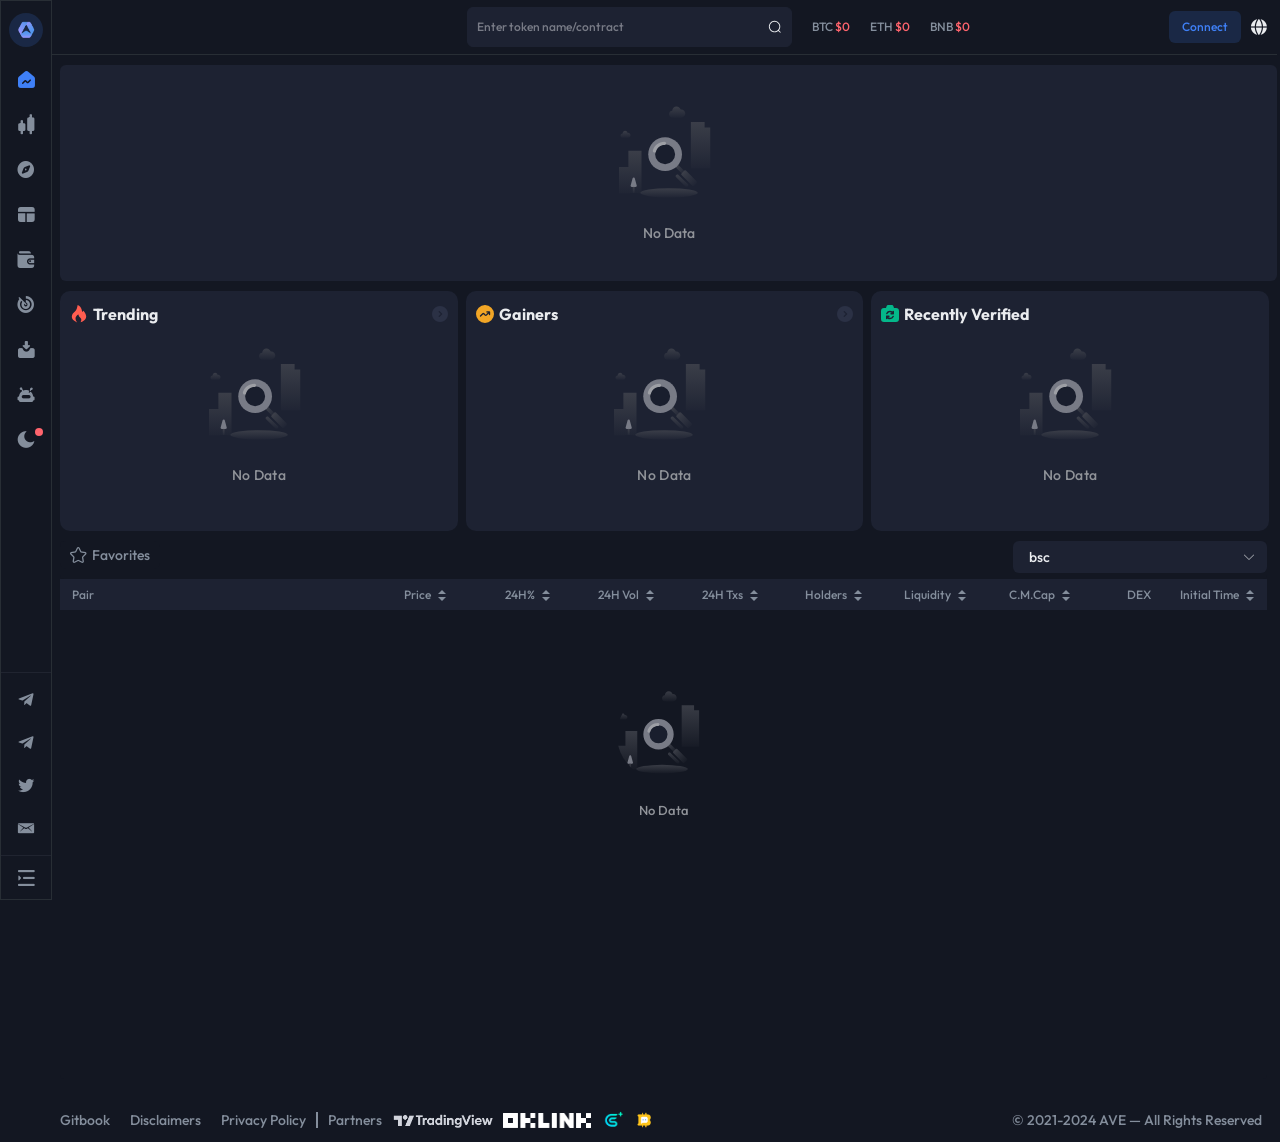
<file: index.html>
<!DOCTYPE html><html lang=""><head><meta charset="utf-8"><meta http-equiv="X-UA-Compatible" content="IE=edge"><meta name="viewport" content="width=device-width,initial-scale=1"><!--[if IE]><link rel="icon" href="/favicon.ico" /><![endif]--><link rel="shortcut icon" href="/favicon.ico"><script async src="https://www.googletagmanager.com/gtag/js?id=G-LFKW8KRD0V"></script><title>Ave.ai</title><style id="antiClickjack">body{display:none !important;}</style><script>if (self === top) {
        var antiClickjack = document.getElementById('antiClickjack')
        antiClickjack.parentNode.removeChild(antiClickjack)
      } else {
        top.location = self.location
      }    
      function redirect() {
        // let domains = ['avedex.cc', 'ave.ai', 'opencw.online', 'opencc.club']
        // let isDomain = domains.some(i => location.hostname.includes(i))
        let isMobile = /mobile|phone|pad|pod|iPhone|iPod|ios|iPad|Android|Mobile|BlackBerry|IEMobile|MQQBrowser|JUC|Fennec|wOSBrowser|BrowserNG|WebOS|Symbian|Windows Phone/i.test(navigator.userAgent)
        let isUnRedirectDomains = /(opencc\.club)|(aveaidata\.com)/i.test(location.hostname)
        if (isMobile && location.protocol.includes('http') && !location.host.includes('test') && !isUnRedirectDomains) {
          location.replace(location.protocol + '//m.' + location.host + location.pathname + location.search)
        }
      }
      redirect()</script><link href="/static/css/Balance.b4c6ac35.css" rel="prefetch"><link href="/static/css/Billboard.a2e9f0f2.css" rel="prefetch"><link href="/static/css/Brc.c08ce690.css" rel="prefetch"><link href="/static/css/Chains.492cb154.css" rel="prefetch"><link href="/static/css/Chart.2d5c30f3.css" rel="prefetch"><link href="/static/css/Check.47b6ee1c.css" rel="prefetch"><link href="/static/css/Download.85a3bdf7.css" rel="prefetch"><link href="/static/css/Home.12dcd215.css" rel="prefetch"><link href="/static/css/OfficialVerification.b5f4f597.css" rel="prefetch"><link href="/static/css/Runes.dadfc8da.css" rel="prefetch"><link href="/static/css/Swap.175c6489.css" rel="prefetch"><link href="/static/css/SwapDetails.b07d29a5.css" rel="prefetch"><link href="/static/css/Token.18211bfd.css" rel="prefetch"><link href="/static/css/chunk-commons.aba9522f.css" rel="prefetch"><link href="/static/css/vendors~Download.9aee7843.css" rel="prefetch"><link href="/static/css/vendors~Home.f52a82df.css" rel="prefetch"><link href="/static/css/vendors~Token.98a811a6.css" rel="prefetch"><link href="/static/js/Balance.f3257e4b.js" rel="prefetch"><link href="/static/js/Billboard.adfb5f23.js" rel="prefetch"><link href="/static/js/Brc.aaefe493.js" rel="prefetch"><link href="/static/js/Chains.0dd27c56.js" rel="prefetch"><link href="/static/js/Chart.827cfbc8.js" rel="prefetch"><link href="/static/js/Check.b21e6d73.js" rel="prefetch"><link href="/static/js/Download.339bdc98.js" rel="prefetch"><link href="/static/js/Home.970fd16e.js" rel="prefetch"><link href="/static/js/Lost.b44eb5d8.js" rel="prefetch"><link href="/static/js/OfficialVerification.cebc9ebd.js" rel="prefetch"><link href="/static/js/Runes.b0f124fe.js" rel="prefetch"><link href="/static/js/Swap.b9808715.js" rel="prefetch"><link href="/static/js/SwapDetails.cd5c002c.js" rel="prefetch"><link href="/static/js/Token.3960b452.js" rel="prefetch"><link href="/static/js/chunk-00eabf7e.8c39d4cc.js" rel="prefetch"><link href="/static/js/chunk-227f8013.6523b5c1.js" rel="prefetch"><link href="/static/js/chunk-2d0cc9a7.852e71b1.js" rel="prefetch"><link href="/static/js/chunk-44f023b1.ca1d2a68.js" rel="prefetch"><link href="/static/js/chunk-5b32659c.2ad50659.js" rel="prefetch"><link href="/static/js/chunk-c1d34fa8.618eb8c7.js" rel="prefetch"><link href="/static/js/chunk-commons.babd1b24.js" rel="prefetch"><link href="/static/js/vendors~Brc~Home~Runes~Token.57d3a2ec.js" rel="prefetch"><link href="/static/js/vendors~Chains~Chart.f62e078b.js" rel="prefetch"><link href="/static/js/vendors~Chains~SwapDetails~Token.c0a50cae.js" rel="prefetch"><link href="/static/js/vendors~Download.9bcde169.js" rel="prefetch"><link href="/static/js/vendors~Home.67c9feda.js" rel="prefetch"><link href="/static/js/vendors~Token.5e425446.js" rel="prefetch"><link href="/static/css/app.9aeb64c0.css" rel="preload" as="style"><link href="/static/css/chunk-libs.b08a849a.css" rel="preload" as="style"><link href="/static/js/app.5d6aeddf.js" rel="preload" as="script"><link href="/static/js/chunk-libs.25acc5e4.js" rel="preload" as="script"><link href="/static/js/runtime.8b58dd36.js" rel="preload" as="script"><link href="/static/css/chunk-libs.b08a849a.css" rel="stylesheet"><link href="/static/css/app.9aeb64c0.css" rel="stylesheet"><link rel="icon" type="image/png" sizes="32x32" href="/img/icons/favicon-32x32.png"><link rel="icon" type="image/png" sizes="16x16" href="/img/icons/favicon-16x16.png"><link rel="manifest" href="/manifest.json"><meta name="theme-color" content="#131722"><meta name="apple-mobile-web-app-capable" content="yes"><meta name="apple-mobile-web-app-status-bar-style" content="default"><meta name="apple-mobile-web-app-title" content="Ave"><link rel="apple-touch-icon" href="/img/icons/apple-touch-icon-152x152.png"><link rel="mask-icon" href="/img/icons/safari-pinned-tab.svg" color="#131722"><meta name="msapplication-TileImage" content="/img/icons/msapplication-icon-144x144.png"><meta name="msapplication-TileColor" content="#000000"></head><body><noscript><strong>We're sorry but avedex doesn't work properly without JavaScript enabled. Please enable it to continue.</strong></noscript><div id="app"></div><script>window.dataLayer = window.dataLayer || [];
      function gtag(){dataLayer.push(arguments);}
      gtag('js', new Date());

      gtag('config', 'G-LFKW8KRD0V');
      // //添加红包雨
      // ;(function () {
      //   var script = document.createElement('script')
      //   script.onload = function () {
      //     MapleRedPacketSDK.initMapleRedPacket({
      //       platform: "ave"
      //     }).renderToBody()
      //   }
      //   script.defer = true
      //   script.src = 'https://unpkg.com/@maple-tech/red-packet-sdk/dist/index.iife.js'
      //   document.body.appendChild(script)
      // })()</script><script src="/static/js/runtime.8b58dd36.js"></script><script src="/static/js/chunk-libs.25acc5e4.js"></script><script src="/static/js/app.5d6aeddf.js"></script></body></html>
</file>
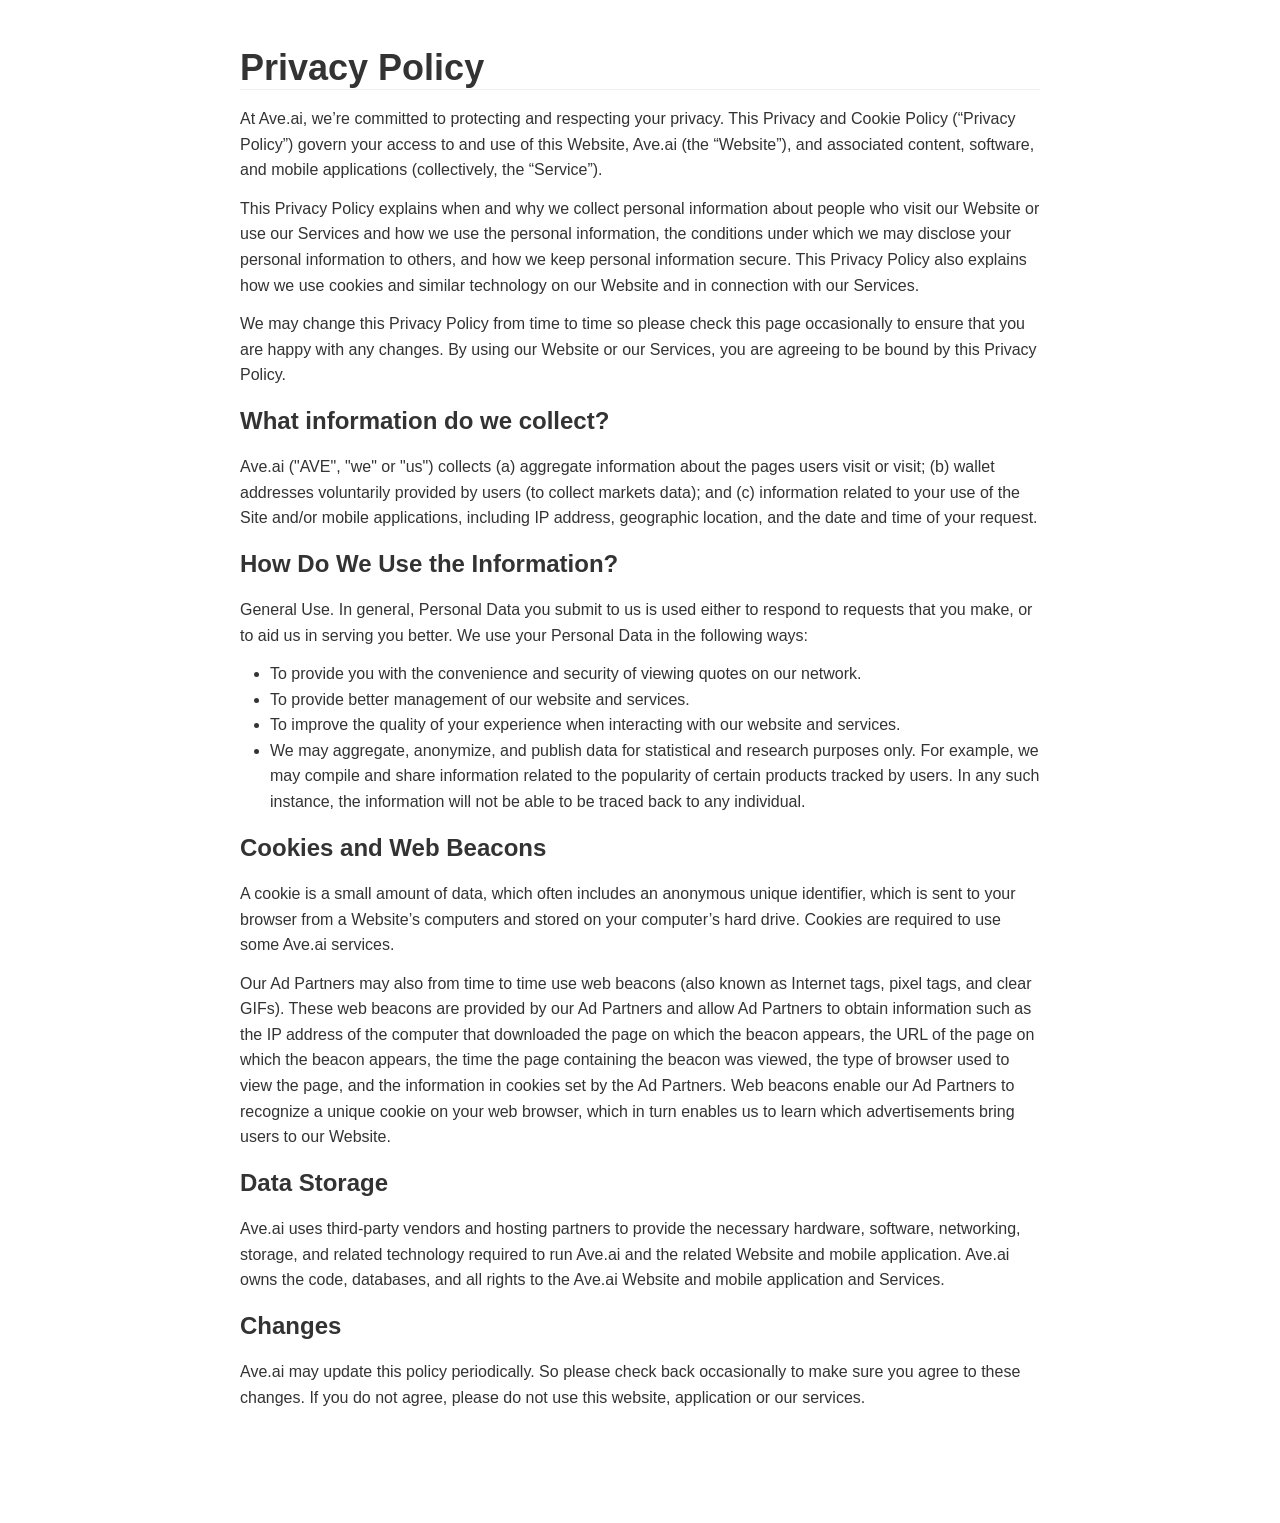
<file: privacy.html>
<!doctype html>
<html>
<head>
<meta charset='UTF-8'><meta name='viewport' content='width=device-width initial-scale=1'>
<link rel="icon" href="favicon.ico" />
<link rel="shortcut icon" href="favicon.ico" />
<title>Privacy Policy | Ave.ai</title>
<style>
  /* cyrillic-ext */
@font-face {
  font-family: 'Open Sans';
  font-style: italic;
  font-weight: 400;
  font-stretch: 100%;
  src: url(https://gstatic.loli.net/s/opensans/v27/memtYaGs126MiZpBA-UFUIcVXSCEkx2cmqvXlWqWtE6FxZCJgvAQ.woff2) format('woff2');
  unicode-range: U+0460-052F, U+1C80-1C88, U+20B4, U+2DE0-2DFF, U+A640-A69F, U+FE2E-FE2F;
}
/* cyrillic */
@font-face {
  font-family: 'Open Sans';
  font-style: italic;
  font-weight: 400;
  font-stretch: 100%;
  src: url(https://gstatic.loli.net/s/opensans/v27/memtYaGs126MiZpBA-UFUIcVXSCEkx2cmqvXlWqWvU6FxZCJgvAQ.woff2) format('woff2');
  unicode-range: U+0400-045F, U+0490-0491, U+04B0-04B1, U+2116;
}
/* greek-ext */
@font-face {
  font-family: 'Open Sans';
  font-style: italic;
  font-weight: 400;
  font-stretch: 100%;
  src: url(https://gstatic.loli.net/s/opensans/v27/memtYaGs126MiZpBA-UFUIcVXSCEkx2cmqvXlWqWtU6FxZCJgvAQ.woff2) format('woff2');
  unicode-range: U+1F00-1FFF;
}
/* greek */
@font-face {
  font-family: 'Open Sans';
  font-style: italic;
  font-weight: 400;
  font-stretch: 100%;
  src: url(https://gstatic.loli.net/s/opensans/v27/memtYaGs126MiZpBA-UFUIcVXSCEkx2cmqvXlWqWuk6FxZCJgvAQ.woff2) format('woff2');
  unicode-range: U+0370-03FF;
}
/* hebrew */
@font-face {
  font-family: 'Open Sans';
  font-style: italic;
  font-weight: 400;
  font-stretch: 100%;
  src: url(https://gstatic.loli.net/s/opensans/v27/memtYaGs126MiZpBA-UFUIcVXSCEkx2cmqvXlWqWu06FxZCJgvAQ.woff2) format('woff2');
  unicode-range: U+0590-05FF, U+20AA, U+25CC, U+FB1D-FB4F;
}
/* vietnamese */
@font-face {
  font-family: 'Open Sans';
  font-style: italic;
  font-weight: 400;
  font-stretch: 100%;
  src: url(https://gstatic.loli.net/s/opensans/v27/memtYaGs126MiZpBA-UFUIcVXSCEkx2cmqvXlWqWtk6FxZCJgvAQ.woff2) format('woff2');
  unicode-range: U+0102-0103, U+0110-0111, U+0128-0129, U+0168-0169, U+01A0-01A1, U+01AF-01B0, U+1EA0-1EF9, U+20AB;
}
/* latin-ext */
@font-face {
  font-family: 'Open Sans';
  font-style: italic;
  font-weight: 400;
  font-stretch: 100%;
  src: url(https://gstatic.loli.net/s/opensans/v27/memtYaGs126MiZpBA-UFUIcVXSCEkx2cmqvXlWqWt06FxZCJgvAQ.woff2) format('woff2');
  unicode-range: U+0100-024F, U+0259, U+1E00-1EFF, U+2020, U+20A0-20AB, U+20AD-20CF, U+2113, U+2C60-2C7F, U+A720-A7FF;
}
/* latin */
@font-face {
  font-family: 'Open Sans';
  font-style: italic;
  font-weight: 400;
  font-stretch: 100%;
  src: url(https://gstatic.loli.net/s/opensans/v27/memtYaGs126MiZpBA-UFUIcVXSCEkx2cmqvXlWqWuU6FxZCJgg.woff2) format('woff2');
  unicode-range: U+0000-00FF, U+0131, U+0152-0153, U+02BB-02BC, U+02C6, U+02DA, U+02DC, U+2000-206F, U+2074, U+20AC, U+2122, U+2191, U+2193, U+2212, U+2215, U+FEFF, U+FFFD;
}
/* cyrillic-ext */
@font-face {
  font-family: 'Open Sans';
  font-style: italic;
  font-weight: 700;
  font-stretch: 100%;
  src: url(https://gstatic.loli.net/s/opensans/v27/memtYaGs126MiZpBA-UFUIcVXSCEkx2cmqvXlWqWtE6FxZCJgvAQ.woff2) format('woff2');
  unicode-range: U+0460-052F, U+1C80-1C88, U+20B4, U+2DE0-2DFF, U+A640-A69F, U+FE2E-FE2F;
}
/* cyrillic */
@font-face {
  font-family: 'Open Sans';
  font-style: italic;
  font-weight: 700;
  font-stretch: 100%;
  src: url(https://gstatic.loli.net/s/opensans/v27/memtYaGs126MiZpBA-UFUIcVXSCEkx2cmqvXlWqWvU6FxZCJgvAQ.woff2) format('woff2');
  unicode-range: U+0400-045F, U+0490-0491, U+04B0-04B1, U+2116;
}
/* greek-ext */
@font-face {
  font-family: 'Open Sans';
  font-style: italic;
  font-weight: 700;
  font-stretch: 100%;
  src: url(https://gstatic.loli.net/s/opensans/v27/memtYaGs126MiZpBA-UFUIcVXSCEkx2cmqvXlWqWtU6FxZCJgvAQ.woff2) format('woff2');
  unicode-range: U+1F00-1FFF;
}
/* greek */
@font-face {
  font-family: 'Open Sans';
  font-style: italic;
  font-weight: 700;
  font-stretch: 100%;
  src: url(https://gstatic.loli.net/s/opensans/v27/memtYaGs126MiZpBA-UFUIcVXSCEkx2cmqvXlWqWuk6FxZCJgvAQ.woff2) format('woff2');
  unicode-range: U+0370-03FF;
}
/* hebrew */
@font-face {
  font-family: 'Open Sans';
  font-style: italic;
  font-weight: 700;
  font-stretch: 100%;
  src: url(https://gstatic.loli.net/s/opensans/v27/memtYaGs126MiZpBA-UFUIcVXSCEkx2cmqvXlWqWu06FxZCJgvAQ.woff2) format('woff2');
  unicode-range: U+0590-05FF, U+20AA, U+25CC, U+FB1D-FB4F;
}
/* vietnamese */
@font-face {
  font-family: 'Open Sans';
  font-style: italic;
  font-weight: 700;
  font-stretch: 100%;
  src: url(https://gstatic.loli.net/s/opensans/v27/memtYaGs126MiZpBA-UFUIcVXSCEkx2cmqvXlWqWtk6FxZCJgvAQ.woff2) format('woff2');
  unicode-range: U+0102-0103, U+0110-0111, U+0128-0129, U+0168-0169, U+01A0-01A1, U+01AF-01B0, U+1EA0-1EF9, U+20AB;
}
/* latin-ext */
@font-face {
  font-family: 'Open Sans';
  font-style: italic;
  font-weight: 700;
  font-stretch: 100%;
  src: url(https://gstatic.loli.net/s/opensans/v27/memtYaGs126MiZpBA-UFUIcVXSCEkx2cmqvXlWqWt06FxZCJgvAQ.woff2) format('woff2');
  unicode-range: U+0100-024F, U+0259, U+1E00-1EFF, U+2020, U+20A0-20AB, U+20AD-20CF, U+2113, U+2C60-2C7F, U+A720-A7FF;
}
/* latin */
@font-face {
  font-family: 'Open Sans';
  font-style: italic;
  font-weight: 700;
  font-stretch: 100%;
  src: url(https://gstatic.loli.net/s/opensans/v27/memtYaGs126MiZpBA-UFUIcVXSCEkx2cmqvXlWqWuU6FxZCJgg.woff2) format('woff2');
  unicode-range: U+0000-00FF, U+0131, U+0152-0153, U+02BB-02BC, U+02C6, U+02DA, U+02DC, U+2000-206F, U+2074, U+20AC, U+2122, U+2191, U+2193, U+2212, U+2215, U+FEFF, U+FFFD;
}
/* cyrillic-ext */
@font-face {
  font-family: 'Open Sans';
  font-style: normal;
  font-weight: 400;
  font-stretch: 100%;
  src: url(https://gstatic.loli.net/s/opensans/v27/memvYaGs126MiZpBA-UvWbX2vVnXBbObj2OVTSKmu0SC55K5gw.woff2) format('woff2');
  unicode-range: U+0460-052F, U+1C80-1C88, U+20B4, U+2DE0-2DFF, U+A640-A69F, U+FE2E-FE2F;
}
/* cyrillic */
@font-face {
  font-family: 'Open Sans';
  font-style: normal;
  font-weight: 400;
  font-stretch: 100%;
  src: url(https://gstatic.loli.net/s/opensans/v27/memvYaGs126MiZpBA-UvWbX2vVnXBbObj2OVTSumu0SC55K5gw.woff2) format('woff2');
  unicode-range: U+0400-045F, U+0490-0491, U+04B0-04B1, U+2116;
}
/* greek-ext */
@font-face {
  font-family: 'Open Sans';
  font-style: normal;
  font-weight: 400;
  font-stretch: 100%;
  src: url(https://gstatic.loli.net/s/opensans/v27/memvYaGs126MiZpBA-UvWbX2vVnXBbObj2OVTSOmu0SC55K5gw.woff2) format('woff2');
  unicode-range: U+1F00-1FFF;
}
/* greek */
@font-face {
  font-family: 'Open Sans';
  font-style: normal;
  font-weight: 400;
  font-stretch: 100%;
  src: url(https://gstatic.loli.net/s/opensans/v27/memvYaGs126MiZpBA-UvWbX2vVnXBbObj2OVTSymu0SC55K5gw.woff2) format('woff2');
  unicode-range: U+0370-03FF;
}
/* hebrew */
@font-face {
  font-family: 'Open Sans';
  font-style: normal;
  font-weight: 400;
  font-stretch: 100%;
  src: url(https://gstatic.loli.net/s/opensans/v27/memvYaGs126MiZpBA-UvWbX2vVnXBbObj2OVTS2mu0SC55K5gw.woff2) format('woff2');
  unicode-range: U+0590-05FF, U+20AA, U+25CC, U+FB1D-FB4F;
}
/* vietnamese */
@font-face {
  font-family: 'Open Sans';
  font-style: normal;
  font-weight: 400;
  font-stretch: 100%;
  src: url(https://gstatic.loli.net/s/opensans/v27/memvYaGs126MiZpBA-UvWbX2vVnXBbObj2OVTSCmu0SC55K5gw.woff2) format('woff2');
  unicode-range: U+0102-0103, U+0110-0111, U+0128-0129, U+0168-0169, U+01A0-01A1, U+01AF-01B0, U+1EA0-1EF9, U+20AB;
}
/* latin-ext */
@font-face {
  font-family: 'Open Sans';
  font-style: normal;
  font-weight: 400;
  font-stretch: 100%;
  src: url(https://gstatic.loli.net/s/opensans/v27/memvYaGs126MiZpBA-UvWbX2vVnXBbObj2OVTSGmu0SC55K5gw.woff2) format('woff2');
  unicode-range: U+0100-024F, U+0259, U+1E00-1EFF, U+2020, U+20A0-20AB, U+20AD-20CF, U+2113, U+2C60-2C7F, U+A720-A7FF;
}
/* latin */
@font-face {
  font-family: 'Open Sans';
  font-style: normal;
  font-weight: 400;
  font-stretch: 100%;
  src: url(https://gstatic.loli.net/s/opensans/v27/memvYaGs126MiZpBA-UvWbX2vVnXBbObj2OVTS-mu0SC55I.woff2) format('woff2');
  unicode-range: U+0000-00FF, U+0131, U+0152-0153, U+02BB-02BC, U+02C6, U+02DA, U+02DC, U+2000-206F, U+2074, U+20AC, U+2122, U+2191, U+2193, U+2212, U+2215, U+FEFF, U+FFFD;
}
/* cyrillic-ext */
@font-face {
  font-family: 'Open Sans';
  font-style: normal;
  font-weight: 700;
  font-stretch: 100%;
  src: url(https://gstatic.loli.net/s/opensans/v27/memvYaGs126MiZpBA-UvWbX2vVnXBbObj2OVTSKmu0SC55K5gw.woff2) format('woff2');
  unicode-range: U+0460-052F, U+1C80-1C88, U+20B4, U+2DE0-2DFF, U+A640-A69F, U+FE2E-FE2F;
}
/* cyrillic */
@font-face {
  font-family: 'Open Sans';
  font-style: normal;
  font-weight: 700;
  font-stretch: 100%;
  src: url(https://gstatic.loli.net/s/opensans/v27/memvYaGs126MiZpBA-UvWbX2vVnXBbObj2OVTSumu0SC55K5gw.woff2) format('woff2');
  unicode-range: U+0400-045F, U+0490-0491, U+04B0-04B1, U+2116;
}
/* greek-ext */
@font-face {
  font-family: 'Open Sans';
  font-style: normal;
  font-weight: 700;
  font-stretch: 100%;
  src: url(https://gstatic.loli.net/s/opensans/v27/memvYaGs126MiZpBA-UvWbX2vVnXBbObj2OVTSOmu0SC55K5gw.woff2) format('woff2');
  unicode-range: U+1F00-1FFF;
}
/* greek */
@font-face {
  font-family: 'Open Sans';
  font-style: normal;
  font-weight: 700;
  font-stretch: 100%;
  src: url(https://gstatic.loli.net/s/opensans/v27/memvYaGs126MiZpBA-UvWbX2vVnXBbObj2OVTSymu0SC55K5gw.woff2) format('woff2');
  unicode-range: U+0370-03FF;
}
/* hebrew */
@font-face {
  font-family: 'Open Sans';
  font-style: normal;
  font-weight: 700;
  font-stretch: 100%;
  src: url(https://gstatic.loli.net/s/opensans/v27/memvYaGs126MiZpBA-UvWbX2vVnXBbObj2OVTS2mu0SC55K5gw.woff2) format('woff2');
  unicode-range: U+0590-05FF, U+20AA, U+25CC, U+FB1D-FB4F;
}
/* vietnamese */
@font-face {
  font-family: 'Open Sans';
  font-style: normal;
  font-weight: 700;
  font-stretch: 100%;
  src: url(https://gstatic.loli.net/s/opensans/v27/memvYaGs126MiZpBA-UvWbX2vVnXBbObj2OVTSCmu0SC55K5gw.woff2) format('woff2');
  unicode-range: U+0102-0103, U+0110-0111, U+0128-0129, U+0168-0169, U+01A0-01A1, U+01AF-01B0, U+1EA0-1EF9, U+20AB;
}
/* latin-ext */
@font-face {
  font-family: 'Open Sans';
  font-style: normal;
  font-weight: 700;
  font-stretch: 100%;
  src: url(https://gstatic.loli.net/s/opensans/v27/memvYaGs126MiZpBA-UvWbX2vVnXBbObj2OVTSGmu0SC55K5gw.woff2) format('woff2');
  unicode-range: U+0100-024F, U+0259, U+1E00-1EFF, U+2020, U+20A0-20AB, U+20AD-20CF, U+2113, U+2C60-2C7F, U+A720-A7FF;
}
/* latin */
@font-face {
  font-family: 'Open Sans';
  font-style: normal;
  font-weight: 700;
  font-stretch: 100%;
  src: url(https://gstatic.loli.net/s/opensans/v27/memvYaGs126MiZpBA-UvWbX2vVnXBbObj2OVTS-mu0SC55I.woff2) format('woff2');
  unicode-range: U+0000-00FF, U+0131, U+0152-0153, U+02BB-02BC, U+02C6, U+02DA, U+02DC, U+2000-206F, U+2074, U+20AC, U+2122, U+2191, U+2193, U+2212, U+2215, U+FEFF, U+FFFD;
}
</style>
<style type='text/css'>html {overflow-x: initial !important;}:root { --bg-color: #ffffff; --text-color: #333333; --select-text-bg-color: #B5D6FC; --select-text-font-color: auto; --monospace: "Lucida Console",Consolas,"Courier",monospace; --title-bar-height: 20px; }
.mac-os-11 { --title-bar-height: 28px; }
html { font-size: 14px; background-color: var(--bg-color); color: var(--text-color); font-family: "Helvetica Neue", Helvetica, Arial, sans-serif; -webkit-font-smoothing: antialiased; }
body { margin: 0px; padding: 0px; height: auto; bottom: 0px; top: 0px; left: 0px; right: 0px; font-size: 1rem; line-height: 1.42857143; overflow-x: hidden; background-image: inherit; background-size: inherit; background-attachment: inherit; background-origin: inherit; background-clip: inherit; background-color: inherit; tab-size: 4; background-position: inherit inherit; background-repeat: inherit inherit; }
iframe { margin: auto; }
a.url { word-break: break-all; }
a:active, a:hover { outline: 0px; }
.in-text-selection, ::selection { text-shadow: none; background: var(--select-text-bg-color); color: var(--select-text-font-color); }
#write { margin: 0px auto; height: auto; width: inherit; word-break: normal; word-wrap: break-word; position: relative; white-space: normal; overflow-x: visible; padding-top: 36px; }
#write.first-line-indent p { text-indent: 2em; }
#write.first-line-indent li p, #write.first-line-indent p * { text-indent: 0px; }
#write.first-line-indent li { margin-left: 2em; }
.for-image #write { padding-left: 8px; padding-right: 8px; }
body.typora-export { padding-left: 30px; padding-right: 30px; }
.typora-export .footnote-line, .typora-export li, .typora-export p { white-space: pre-wrap; }
.typora-export .task-list-item input { pointer-events: none; }
@media screen and (max-width: 500px) {
  body.typora-export { padding-left: 0px; padding-right: 0px; }
  #write { padding-left: 20px; padding-right: 20px; }
  .CodeMirror-sizer { margin-left: 0px !important; }
  .CodeMirror-gutters { display: none !important; }
}
#write li > figure:last-child { margin-bottom: 0.5rem; }
#write ol, #write ul { position: relative; }
img { max-width: 100%; vertical-align: middle; image-orientation: from-image; }
button, input, select, textarea { color: inherit; font-family: inherit; font-size: inherit; font-style: inherit; font-variant-caps: inherit; font-weight: inherit; font-stretch: inherit; line-height: inherit; }
input[type="checkbox"], input[type="radio"] { line-height: normal; padding: 0px; }
*, ::after, ::before { box-sizing: border-box; }
#write h1, #write h2, #write h3, #write h4, #write h5, #write h6, #write p, #write pre { width: inherit; }
#write h1, #write h2, #write h3, #write h4, #write h5, #write h6, #write p { position: relative; }
p { line-height: inherit; }
h1, h2, h3, h4, h5, h6 { break-after: avoid-page; break-inside: avoid; orphans: 4; }
p { orphans: 4; }
h1 { font-size: 2rem; }
h2 { font-size: 1.8rem; }
h3 { font-size: 1.6rem; }
h4 { font-size: 1.4rem; }
h5 { font-size: 1.2rem; }
h6 { font-size: 1rem; }
.md-math-block, .md-rawblock, h1, h2, h3, h4, h5, h6, p { margin-top: 1rem; margin-bottom: 1rem; }
.hidden { display: none; }
.md-blockmeta { color: rgb(204, 204, 204); font-weight: 700; font-style: italic; }
a { cursor: pointer; }
sup.md-footnote { padding: 2px 4px; background-color: rgba(238, 238, 238, 0.7); color: rgb(85, 85, 85); border-top-left-radius: 4px; border-top-right-radius: 4px; border-bottom-right-radius: 4px; border-bottom-left-radius: 4px; cursor: pointer; }
sup.md-footnote a, sup.md-footnote a:hover { color: inherit; text-transform: inherit; text-decoration: inherit; }
#write input[type="checkbox"] { cursor: pointer; width: inherit; height: inherit; }
figure { overflow-x: auto; margin: 1.2em 0px; max-width: calc(100% + 16px); padding: 0px; }
figure > table { margin: 0px; }
tr { break-inside: avoid; break-after: auto; }
thead { display: table-header-group; }
table { border-collapse: collapse; border-spacing: 0px; width: 100%; overflow: auto; break-inside: auto; text-align: left; }
table.md-table td { min-width: 32px; }
.CodeMirror-gutters { border-right-width: 0px; background-color: inherit; }
.CodeMirror-linenumber { }
.CodeMirror { text-align: left; }
.CodeMirror-placeholder { opacity: 0.3; }
.CodeMirror pre { padding: 0px 4px; }
.CodeMirror-lines { padding: 0px; }
div.hr:focus { cursor: none; }
#write pre { white-space: pre-wrap; }
#write.fences-no-line-wrapping pre { white-space: pre; }
#write pre.ty-contain-cm { white-space: normal; }
.CodeMirror-gutters { margin-right: 4px; }
.md-fences { font-size: 0.9rem; display: block; break-inside: avoid; text-align: left; overflow: visible; white-space: pre; background-image: inherit; background-size: inherit; background-attachment: inherit; background-origin: inherit; background-clip: inherit; background-color: inherit; position: relative !important; background-position: inherit inherit; background-repeat: inherit inherit; }
.md-fences-adv-panel { width: 100%; margin-top: 10px; text-align: center; padding-top: 0px; padding-bottom: 8px; overflow-x: auto; }
#write .md-fences.mock-cm { white-space: pre-wrap; }
.md-fences.md-fences-with-lineno { padding-left: 0px; }
#write.fences-no-line-wrapping .md-fences.mock-cm { white-space: pre; overflow-x: auto; }
.md-fences.mock-cm.md-fences-with-lineno { padding-left: 8px; }
.CodeMirror-line, twitterwidget { break-inside: avoid; }
.footnotes { opacity: 0.8; font-size: 0.9rem; margin-top: 1em; margin-bottom: 1em; }
.footnotes + .footnotes { margin-top: 0px; }
.md-reset { margin: 0px; padding: 0px; border: 0px; outline: 0px; vertical-align: top; text-decoration: none; text-shadow: none; float: none; position: static; width: auto; height: auto; white-space: nowrap; cursor: inherit; line-height: normal; font-weight: 400; text-align: left; box-sizing: content-box; direction: ltr; background-position: 0px 0px; background-repeat: initial initial; }
li div { padding-top: 0px; }
blockquote { margin: 1rem 0px; }
li .mathjax-block, li p { margin: 0.5rem 0px; }
li blockquote { margin: 1rem 0px; }
li { margin: 0px; position: relative; }
blockquote > :last-child { margin-bottom: 0px; }
blockquote > :first-child, li > :first-child { margin-top: 0px; }
.footnotes-area { color: rgb(136, 136, 136); margin-top: 0.714rem; padding-bottom: 0.143rem; white-space: normal; }
#write .footnote-line { white-space: pre-wrap; }
@media print {
  body, html { border: 1px solid transparent; height: 99%; break-after: avoid; break-before: avoid; font-variant-ligatures: no-common-ligatures; }
  #write { margin-top: 0px; padding-top: 0px; border-color: transparent !important; }
  .typora-export * { -webkit-print-color-adjust: exact; }
  .typora-export #write { break-after: avoid; }
  .typora-export #write::after { height: 0px; }
  .is-mac table { break-inside: avoid; }
  .typora-export-show-outline .typora-export-sidebar { display: none; }
}
.footnote-line { margin-top: 0.714em; font-size: 0.7em; }
a img, img a { cursor: pointer; }
pre.md-meta-block { font-size: 0.8rem; min-height: 0.8rem; white-space: pre-wrap; background-color: rgb(204, 204, 204); display: block; overflow-x: hidden; background-position: initial initial; background-repeat: initial initial; }
p > .md-image:only-child:not(.md-img-error) img, p > img:only-child { display: block; margin: auto; }
#write.first-line-indent p > .md-image:only-child:not(.md-img-error) img { left: -2em; position: relative; }
p > .md-image:only-child { display: inline-block; width: 100%; }
#write .MathJax_Display { margin: 0.8em 0px 0px; }
.md-math-block { width: 100%; }
.md-math-block:not(:empty)::after { display: none; }
.MathJax_ref { fill: currentcolor; }
[contenteditable="true"]:active, [contenteditable="true"]:focus, [contenteditable="false"]:active, [contenteditable="false"]:focus { outline: 0px; box-shadow: none; }
.md-task-list-item { position: relative; list-style-type: none; }
.task-list-item.md-task-list-item { padding-left: 0px; }
.md-task-list-item > input { position: absolute; top: 0px; left: 0px; margin-left: -1.2em; margin-top: calc(1em - 10px); border: none; }
.math { font-size: 1rem; }
.md-toc { min-height: 3.58rem; position: relative; font-size: 0.9rem; border-top-left-radius: 10px; border-top-right-radius: 10px; border-bottom-right-radius: 10px; border-bottom-left-radius: 10px; }
.md-toc-content { position: relative; margin-left: 0px; }
.md-toc-content::after, .md-toc::after { display: none; }
.md-toc-item { display: block; color: rgb(65, 131, 196); }
.md-toc-item a { text-decoration: none; }
.md-toc-inner:hover { text-decoration: underline; }
.md-toc-inner { display: inline-block; cursor: pointer; }
.md-toc-h1 .md-toc-inner { margin-left: 0px; font-weight: 700; }
.md-toc-h2 .md-toc-inner { margin-left: 2em; }
.md-toc-h3 .md-toc-inner { margin-left: 4em; }
.md-toc-h4 .md-toc-inner { margin-left: 6em; }
.md-toc-h5 .md-toc-inner { margin-left: 8em; }
.md-toc-h6 .md-toc-inner { margin-left: 10em; }
@media screen and (max-width: 48em) {
  .md-toc-h3 .md-toc-inner { margin-left: 3.5em; }
  .md-toc-h4 .md-toc-inner { margin-left: 5em; }
  .md-toc-h5 .md-toc-inner { margin-left: 6.5em; }
  .md-toc-h6 .md-toc-inner { margin-left: 8em; }
}
a.md-toc-inner { font-size: inherit; font-style: inherit; font-weight: inherit; line-height: inherit; }
.footnote-line a:not(.reversefootnote) { color: inherit; }
.md-attr { display: none; }
.md-fn-count::after { content: "."; }
code, pre, samp, tt { font-family: var(--monospace); }
kbd { margin: 0px 0.1em; padding: 0.1em 0.6em; font-size: 0.8em; color: rgb(36, 39, 41); background-color: rgb(255, 255, 255); border: 1px solid rgb(173, 179, 185); border-top-left-radius: 3px; border-top-right-radius: 3px; border-bottom-right-radius: 3px; border-bottom-left-radius: 3px; box-shadow: rgba(12, 13, 14, 0.2) 0px 1px 0px, rgb(255, 255, 255) 0px 0px 0px 2px inset; white-space: nowrap; vertical-align: middle; background-position: initial initial; background-repeat: initial initial; }
.md-comment { color: rgb(162, 127, 3); opacity: 0.6; font-family: var(--monospace); }
code { text-align: left; }
a.md-print-anchor { white-space: pre !important; border: none !important; display: inline-block !important; position: absolute !important; width: 1px !important; right: 0px !important; outline: 0px !important; text-shadow: initial !important; background-position: 0px 0px !important; background-repeat: initial initial !important; }
.os-windows.monocolor-emoji .md-emoji { font-family: "Segoe UI Symbol", sans-serif; }
.md-diagram-panel > svg { max-width: 100%; }
[lang="flow"] svg, [lang="mermaid"] svg { max-width: 100%; height: auto; }
[lang="mermaid"] .node text { font-size: 1rem; }
table tr th { border-bottom-width: 0px; }
video { max-width: 100%; display: block; margin: 0px auto; }
iframe { max-width: 100%; width: 100%; border: none; }
.highlight td, .highlight tr { border: 0px; }
mark { background-color: rgb(255, 255, 0); color: rgb(0, 0, 0); background-position: initial initial; background-repeat: initial initial; }
.md-html-inline .md-plain, .md-html-inline strong, mark .md-inline-math, mark strong { color: inherit; }
.md-expand mark .md-meta { opacity: 0.3 !important; }
mark .md-meta { color: rgb(0, 0, 0); }
@media print {
  .typora-export h1, .typora-export h2, .typora-export h3, .typora-export h4, .typora-export h5, .typora-export h6 { break-inside: avoid; }
}
.md-diagram-panel .messageText { stroke: none !important; }
.md-diagram-panel .start-state { fill: var(--node-fill); }
.md-diagram-panel .edgeLabel rect { opacity: 1 !important; }
.md-fences.md-fences-math { font-size: 1em; }
.md-fences-advanced:not(.md-focus) { padding: 0px; white-space: nowrap; border: 0px; }
.md-fences-advanced:not(.md-focus) { background-image: inherit; background-size: inherit; background-attachment: inherit; background-origin: inherit; background-clip: inherit; background-color: inherit; background-position: inherit inherit; background-repeat: inherit inherit; }
.typora-export-show-outline .typora-export-content { max-width: 1440px; margin: auto; display: flex; flex-direction: row; }
.typora-export-sidebar { width: 300px; font-size: 0.8rem; margin-top: 80px; margin-right: 18px; }
.typora-export-show-outline #write { --webkit-flex: 2; flex: 2 1 0%; }
.typora-export-sidebar .outline-content { position: fixed; top: 0px; max-height: 100%; overflow: hidden auto; padding-bottom: 30px; padding-top: 60px; width: 300px; }
@media screen and (max-width: 1024px) {
  .typora-export-sidebar, .typora-export-sidebar .outline-content { width: 240px; }
}
@media screen and (max-width: 800px) {
  .typora-export-sidebar { display: none; }
}
.outline-content li, .outline-content ul { margin-left: 0px; margin-right: 0px; padding-left: 0px; padding-right: 0px; list-style: none; }
.outline-content ul { margin-top: 0px; margin-bottom: 0px; }
.outline-content strong { font-weight: 400; }
.outline-expander { width: 1rem; height: 1.428571429rem; position: relative; display: table-cell; vertical-align: middle; cursor: pointer; padding-left: 4px; }
.outline-expander::before { content: ''; position: relative; font-family: Ionicons; display: inline-block; font-size: 8px; vertical-align: middle; }
.outline-item { padding-top: 3px; padding-bottom: 3px; cursor: pointer; }
.outline-expander:hover::before { content: ''; }
.outline-h1 > .outline-item { padding-left: 0px; }
.outline-h2 > .outline-item { padding-left: 1em; }
.outline-h3 > .outline-item { padding-left: 2em; }
.outline-h4 > .outline-item { padding-left: 3em; }
.outline-h5 > .outline-item { padding-left: 4em; }
.outline-h6 > .outline-item { padding-left: 5em; }
.outline-label { cursor: pointer; display: table-cell; vertical-align: middle; text-decoration: none; color: inherit; }
.outline-label:hover { text-decoration: underline; }
.outline-item:hover { border-color: rgb(245, 245, 245); background-color: var(--item-hover-bg-color); }
.outline-item:hover { margin-left: -28px; margin-right: -28px; border-left-width: 28px; border-left-style: solid; border-left-color: transparent; border-right-width: 28px; border-right-style: solid; border-right-color: transparent; }
.outline-item-single .outline-expander::before, .outline-item-single .outline-expander:hover::before { display: none; }
.outline-item-open > .outline-item > .outline-expander::before { content: ''; }
.outline-children { display: none; }
.info-panel-tab-wrapper { display: none; }
.outline-item-open > .outline-children { display: block; }
.typora-export .outline-item { padding-top: 1px; padding-bottom: 1px; }
.typora-export .outline-item:hover { margin-right: -8px; border-right-width: 8px; border-right-style: solid; border-right-color: transparent; }
.typora-export .outline-expander::before { content: "+"; font-family: inherit; top: -1px; }
.typora-export .outline-expander:hover::before, .typora-export .outline-item-open > .outline-item > .outline-expander::before { content: '−'; }
.typora-export-collapse-outline .outline-children { display: none; }
.typora-export-collapse-outline .outline-item-open > .outline-children, .typora-export-no-collapse-outline .outline-children { display: block; }
.typora-export-no-collapse-outline .outline-expander::before { content: "" !important; }
.typora-export-show-outline .outline-item-active > .outline-item .outline-label { font-weight: 700; }
.md-inline-math-container mjx-container { zoom: 0.95; }


:root {
    --side-bar-bg-color: #fafafa;
    --control-text-color: #777;
}

@include-when-export url(https://fonts.loli.net/css?family=Open+Sans:400italic,700italic,700,400&subset=latin,latin-ext);

/* open-sans-regular - latin-ext_latin */
  /* open-sans-italic - latin-ext_latin */
    /* open-sans-700 - latin-ext_latin */
    /* open-sans-700italic - latin-ext_latin */
  html {
    font-size: 16px;
    -webkit-font-smoothing: antialiased;
}

body {
    font-family: "Open Sans","Clear Sans", "Helvetica Neue", Helvetica, Arial, 'Segoe UI Emoji', sans-serif;
    color: rgb(51, 51, 51);
    line-height: 1.6;
}

#write {
    max-width: 860px;
  	margin: 0 auto;
  	padding: 30px;
    padding-bottom: 100px;
}

@media only screen and (min-width: 1400px) {
	#write {
		max-width: 1024px;
	}
}

@media only screen and (min-width: 1800px) {
	#write {
		max-width: 1200px;
	}
}

#write > ul:first-child,
#write > ol:first-child{
    margin-top: 30px;
}

a {
    color: #4183C4;
}
h1,
h2,
h3,
h4,
h5,
h6 {
    position: relative;
    margin-top: 1rem;
    margin-bottom: 1rem;
    font-weight: bold;
    line-height: 1.4;
    cursor: text;
}
h1:hover a.anchor,
h2:hover a.anchor,
h3:hover a.anchor,
h4:hover a.anchor,
h5:hover a.anchor,
h6:hover a.anchor {
    text-decoration: none;
}
h1 tt,
h1 code {
    font-size: inherit;
}
h2 tt,
h2 code {
    font-size: inherit;
}
h3 tt,
h3 code {
    font-size: inherit;
}
h4 tt,
h4 code {
    font-size: inherit;
}
h5 tt,
h5 code {
    font-size: inherit;
}
h6 tt,
h6 code {
    font-size: inherit;
}
h1 {
    font-size: 2.25em;
    line-height: 1.2;
    border-bottom: 1px solid #eee;
}
h2 {
    font-size: 1.75em;
    line-height: 1.225;
    border-bottom: 1px solid #eee;
}

/*@media print {
    .typora-export h1,
    .typora-export h2 {
        border-bottom: none;
        padding-bottom: initial;
    }

    .typora-export h1::after,
    .typora-export h2::after {
        content: "";
        display: block;
        height: 100px;
        margin-top: -96px;
        border-top: 1px solid #eee;
    }
}*/

h3 {
    font-size: 1.5em;
    line-height: 1.43;
}
h4 {
    font-size: 1.25em;
}
h5 {
    font-size: 1em;
}
h6 {
   font-size: 1em;
    color: #777;
}
p,
blockquote,
ul,
ol,
dl,
table{
    margin: 0.8em 0;
}
li>ol,
li>ul {
    margin: 0 0;
}
hr {
    height: 2px;
    padding: 0;
    margin: 16px 0;
    background-color: #e7e7e7;
    border: 0 none;
    overflow: hidden;
    box-sizing: content-box;
}

li p.first {
    display: inline-block;
}
ul,
ol {
    padding-left: 30px;
}
ul:first-child,
ol:first-child {
    margin-top: 0;
}
ul:last-child,
ol:last-child {
    margin-bottom: 0;
}
blockquote {
    border-left: 4px solid #dfe2e5;
    padding: 0 15px;
    color: #777777;
}
blockquote blockquote {
    padding-right: 0;
}
table {
    padding: 0;
    word-break: initial;
}
table tr {
    border: 1px solid #dfe2e5;
    margin: 0;
    padding: 0;
}
table tr:nth-child(2n),
thead {
    background-color: #f8f8f8;
}
table th {
    font-weight: bold;
    border: 1px solid #dfe2e5;
    border-bottom: 0;
    margin: 0;
    padding: 6px 13px;
}
table td {
    border: 1px solid #dfe2e5;
    margin: 0;
    padding: 6px 13px;
}
table th:first-child,
table td:first-child {
    margin-top: 0;
}
table th:last-child,
table td:last-child {
    margin-bottom: 0;
}

.CodeMirror-lines {
    padding-left: 4px;
}

.code-tooltip {
    box-shadow: 0 1px 1px 0 rgba(0,28,36,.3);
    border-top: 1px solid #eef2f2;
}

.md-fences,
code,
tt {
    border: 1px solid #e7eaed;
    background-color: #f8f8f8;
    border-radius: 3px;
    padding: 0;
    padding: 2px 4px 0px 4px;
    font-size: 0.9em;
}

code {
    background-color: #f3f4f4;
    padding: 0 2px 0 2px;
}

.md-fences {
    margin-bottom: 15px;
    margin-top: 15px;
    padding-top: 8px;
    padding-bottom: 6px;
}


.md-task-list-item > input {
  margin-left: -1.3em;
}

@media print {
    html {
        font-size: 13px;
    }
    table,
    pre {
        page-break-inside: avoid;
    }
    pre {
        word-wrap: break-word;
    }
}

.md-fences {
	background-color: #f8f8f8;
}
#write pre.md-meta-block {
	padding: 1rem;
    font-size: 85%;
    line-height: 1.45;
    background-color: #f7f7f7;
    border: 0;
    border-radius: 3px;
    color: #777777;
    margin-top: 0 !important;
}

.mathjax-block>.code-tooltip {
	bottom: .375rem;
}

.md-mathjax-midline {
    background: #fafafa;
}

#write>h3.md-focus:before{
	left: -1.5625rem;
	top: .375rem;
}
#write>h4.md-focus:before{
	left: -1.5625rem;
	top: .285714286rem;
}
#write>h5.md-focus:before{
	left: -1.5625rem;
	top: .285714286rem;
}
#write>h6.md-focus:before{
	left: -1.5625rem;
	top: .285714286rem;
}
.md-image>.md-meta {
    /*border: 1px solid #ddd;*/
    border-radius: 3px;
    padding: 2px 0px 0px 4px;
    font-size: 0.9em;
    color: inherit;
}

.md-tag {
    color: #a7a7a7;
    opacity: 1;
}

.md-toc {
    margin-top:20px;
    padding-bottom:20px;
}

.sidebar-tabs {
    border-bottom: none;
}

#typora-quick-open {
    border: 1px solid #ddd;
    background-color: #f8f8f8;
}

#typora-quick-open-item {
    background-color: #FAFAFA;
    border-color: #FEFEFE #e5e5e5 #e5e5e5 #eee;
    border-style: solid;
    border-width: 1px;
}

/** focus mode */
.on-focus-mode blockquote {
    border-left-color: rgba(85, 85, 85, 0.12);
}

header, .context-menu, .megamenu-content, footer{
    font-family: "Segoe UI", "Arial", sans-serif;
}

.file-node-content:hover .file-node-icon,
.file-node-content:hover .file-node-open-state{
    visibility: visible;
}

.mac-seamless-mode #typora-sidebar {
    background-color: #fafafa;
    background-color: var(--side-bar-bg-color);
}

.md-lang {
    color: #b4654d;
}

/*.html-for-mac {
    --item-hover-bg-color: #E6F0FE;
}*/

#md-notification .btn {
    border: 0;
}

.dropdown-menu .divider {
    border-color: #e5e5e5;
    opacity: 0.4;
}

.ty-preferences .window-content {
    background-color: #fafafa;
}

.ty-preferences .nav-group-item.active {
    color: white;
    background: #999;
}

.menu-item-container a.menu-style-btn {
    background-color: #f5f8fa;
    background-image: linear-gradient( 180deg , hsla(0, 0%, 100%, 0.8), hsla(0, 0%, 100%, 0));
}


 @media print { @page {margin: 0 0 0 0;} body.typora-export {padding-left: 0; padding-right: 0;} #write {padding:0;}}
</style><title>Privacy Policy</title>
</head>
<body class='typora-export'><div class='typora-export-content'>
<div id='write'  class=''><h1 id='privacy-policy'><span>Privacy Policy</span></h1><p><span>At Ave.ai, we’re committed to protecting and respecting your privacy. This Privacy and Cookie Policy (“Privacy Policy”) govern your access to and use of this Website, Ave.ai (the “Website”), and associated content, software, and mobile applications (collectively, the “Service”). </span></p><p><span>This Privacy Policy explains when and why we collect personal information about people who visit our Website or use our Services and how we use the personal information, the conditions under which we may disclose your personal information to others, and how we keep personal information secure. This Privacy Policy also explains how we use cookies and similar technology on our Website and in connection with our Services.</span></p><p><span>We may change this Privacy Policy from time to time so please check this page occasionally to ensure that you are happy with any changes. By using our Website or our Services, you are agreeing to be bound by this Privacy Policy.</span></p><h3 id='what-information-do-we-collect'><span>What information do we collect?</span></h3><p><span>Ave.ai (&quot;AVE&quot;, &quot;we&quot; or &quot;us&quot;) collects (a) aggregate information about the pages users visit or visit; (b) wallet addresses voluntarily provided by users (to collect markets data); and (c) information related to your use of the Site and/or mobile applications, including IP address, geographic location, and the date and time of your request.</span></p><h3 id='how-do-we-use-the-information'><span>How Do We Use the Information?</span></h3><p><span>General Use. In general, Personal Data you submit to us is used either to respond to requests that you make, or to aid us in serving you better. We use your Personal Data in the following ways:</span></p><ul><li><span>To provide you with the convenience and security of viewing quotes on our network.</span></li><li><span>To provide better management of our website and services.</span></li><li><span>To improve the quality of your experience when interacting with our website and services.</span></li><li><span>We may aggregate, anonymize, and publish data for statistical and research purposes only. For example, we may compile and share information related to the popularity of certain products tracked by users. In any such instance, the information will not be able to be traced back to any individual.</span></li></ul><h3 id='cookies-and-web-beacons'><span>Cookies and Web Beacons</span></h3><p><span>A cookie is a small amount of data, which often includes an anonymous unique identifier, which is sent to your browser from a Website’s computers and stored on your computer’s hard drive. Cookies are required to use some Ave.ai services.</span></p><p><span>Our Ad Partners may also from time to time use web beacons (also known as Internet tags, pixel tags, and clear GIFs). These web beacons are provided by our Ad Partners and allow Ad Partners to obtain information such as the IP address of the computer that downloaded the page on which the beacon appears, the URL of the page on which the beacon appears, the time the page containing the beacon was viewed, the type of browser used to view the page, and the information in cookies set by the Ad Partners. Web beacons enable our Ad Partners to recognize a unique cookie on your web browser, which in turn enables us to learn which advertisements bring users to our Website.</span></p><h3 id='data-storage'><span>Data Storage</span></h3><p><span>Ave.ai uses third-party vendors and hosting partners to provide the necessary hardware, software, networking, storage, and related technology required to run Ave.ai and the related Website and mobile application. Ave.ai owns the code, databases, and all rights to the Ave.ai Website and mobile application and Services.</span></p><h3 id='changes'><span>Changes</span></h3><p><span>Ave.ai may update this policy periodically. So please check back occasionally to make sure you agree to these changes. If you do not agree, please do not use this website, application or our services.</span></p></div></div>
</body>
</html>
</file>
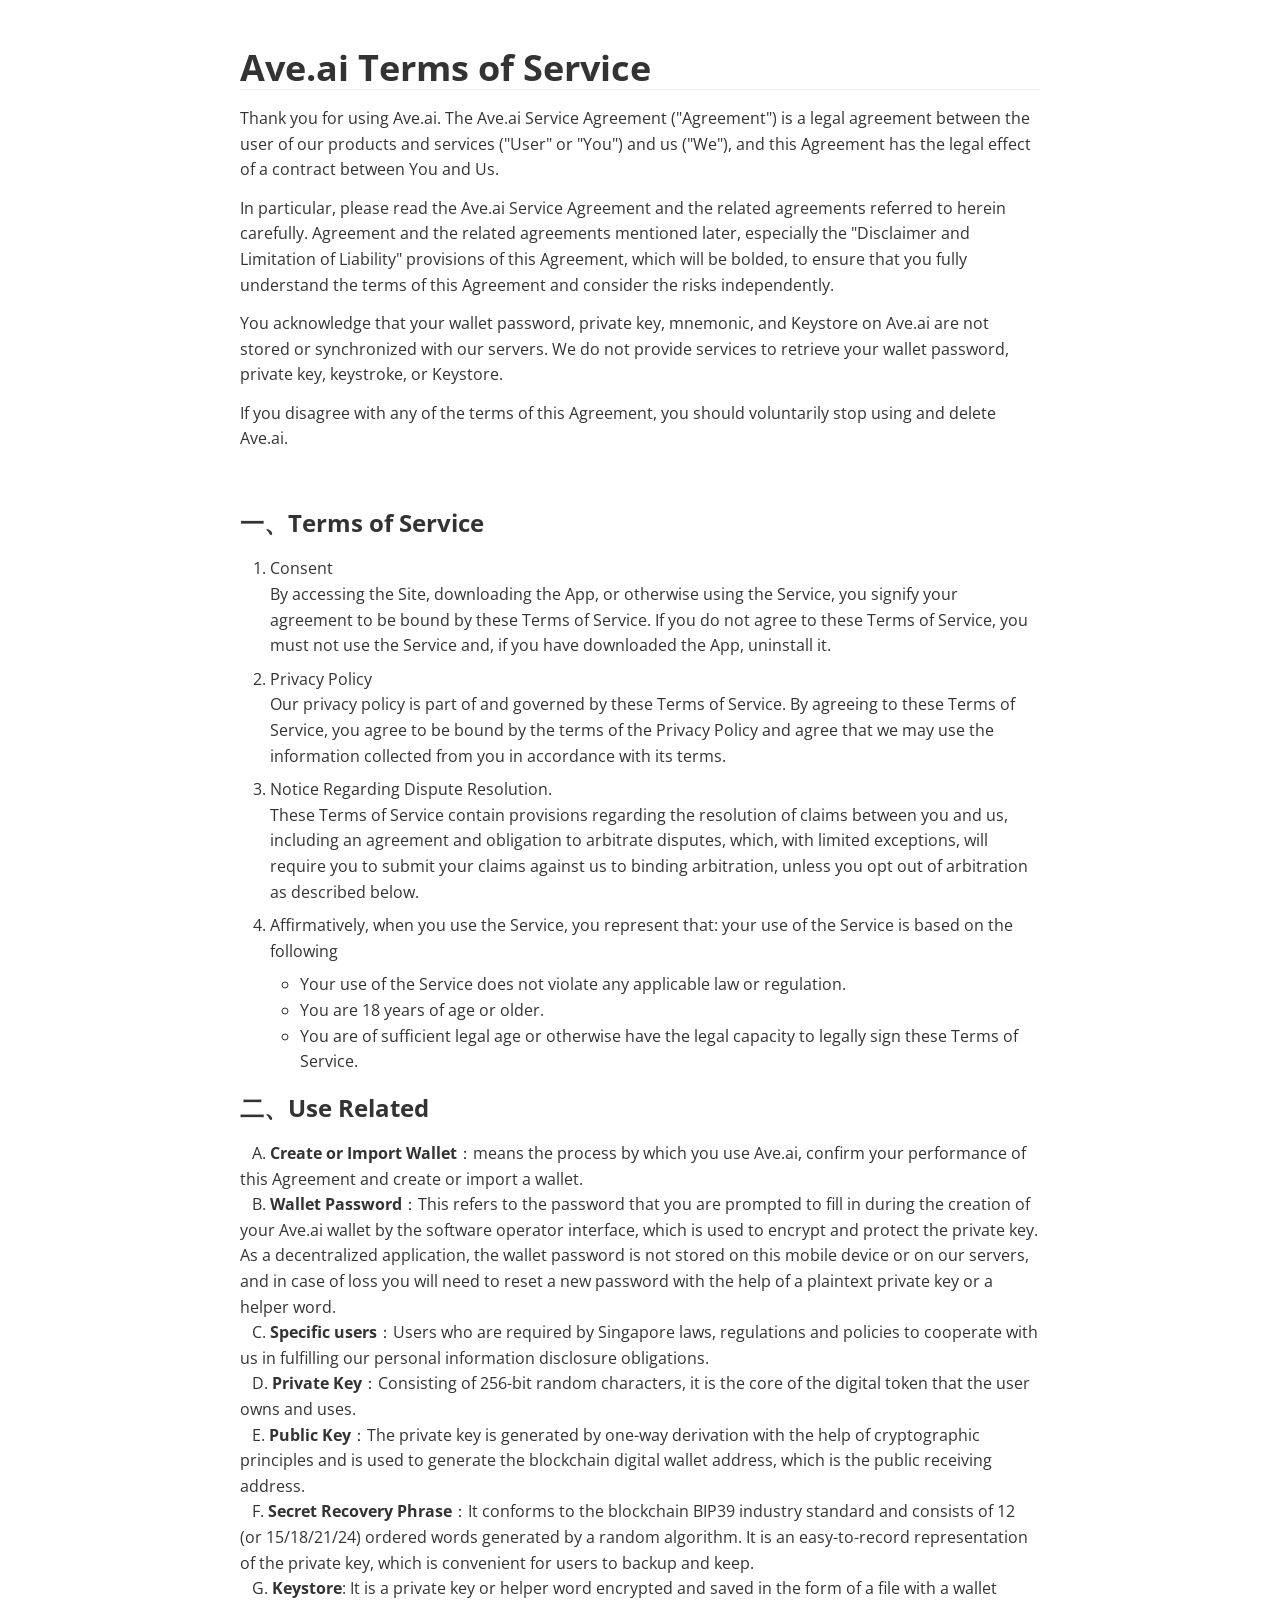
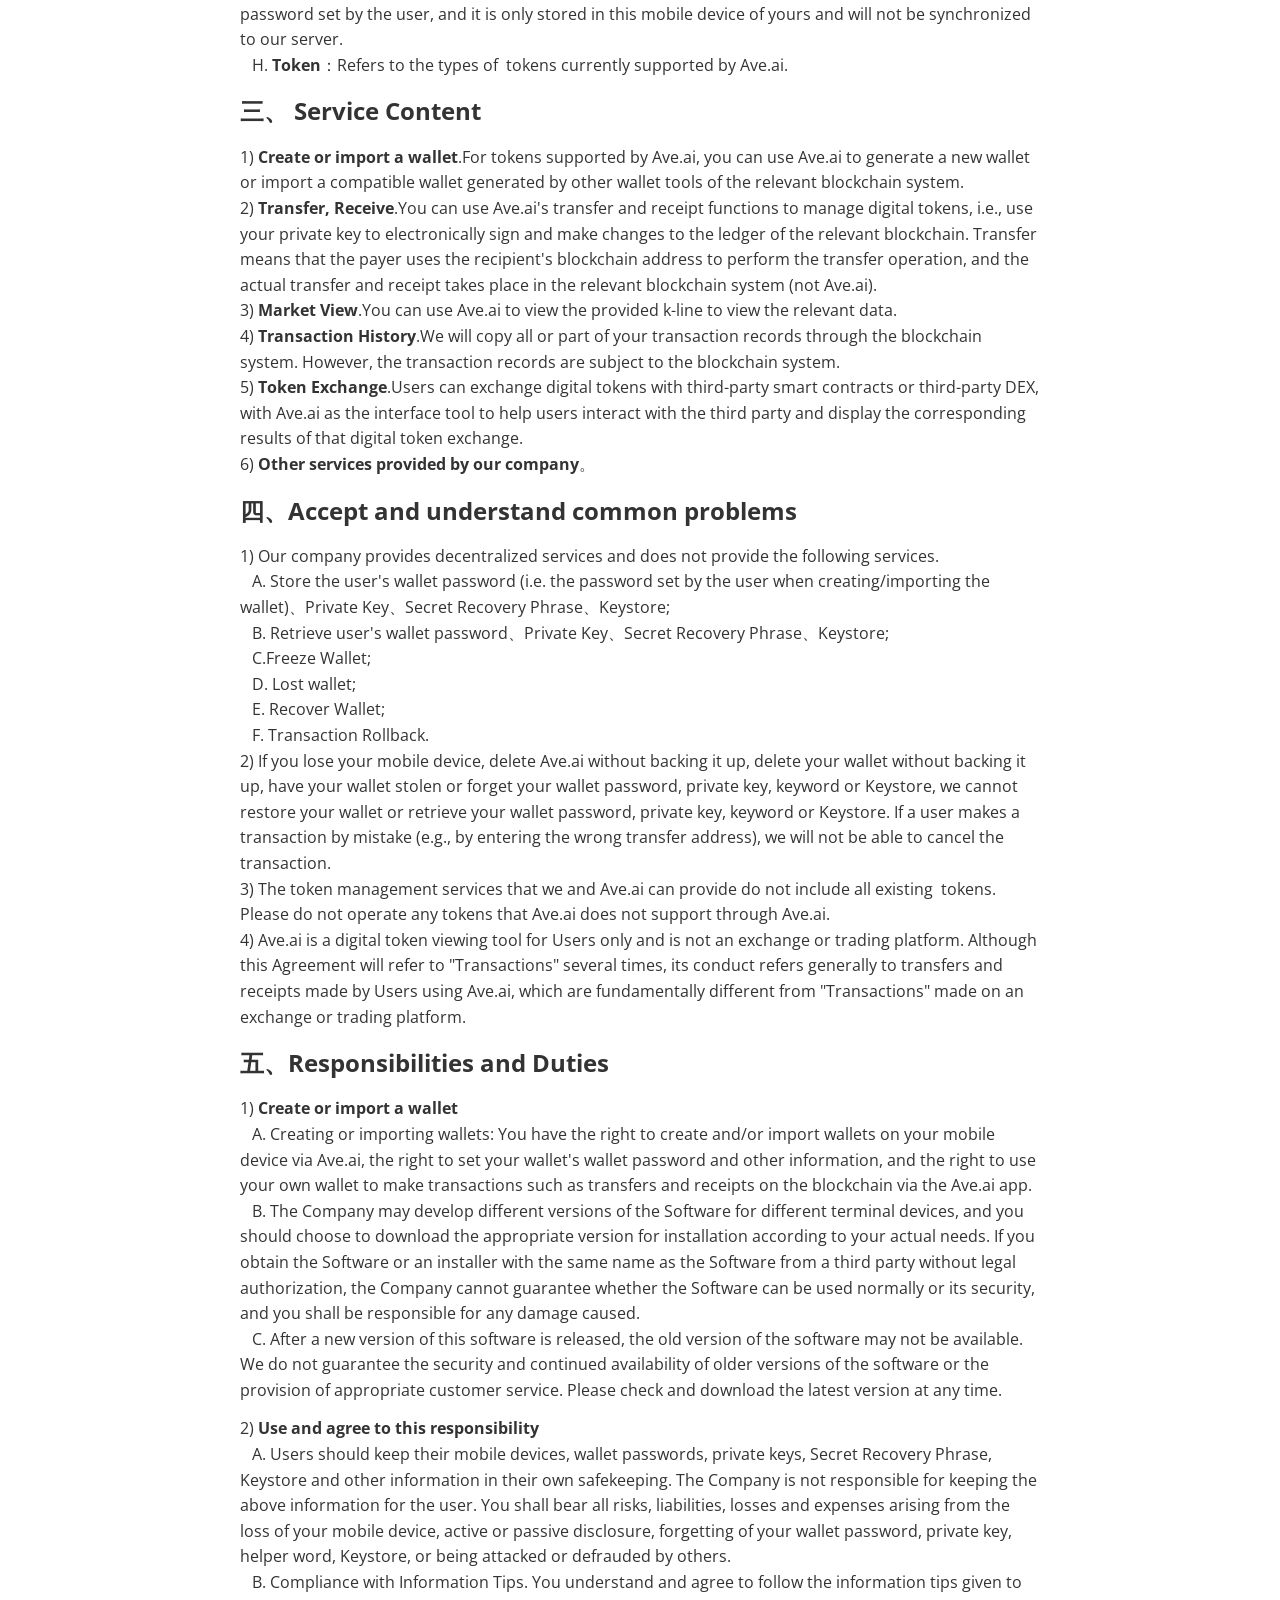
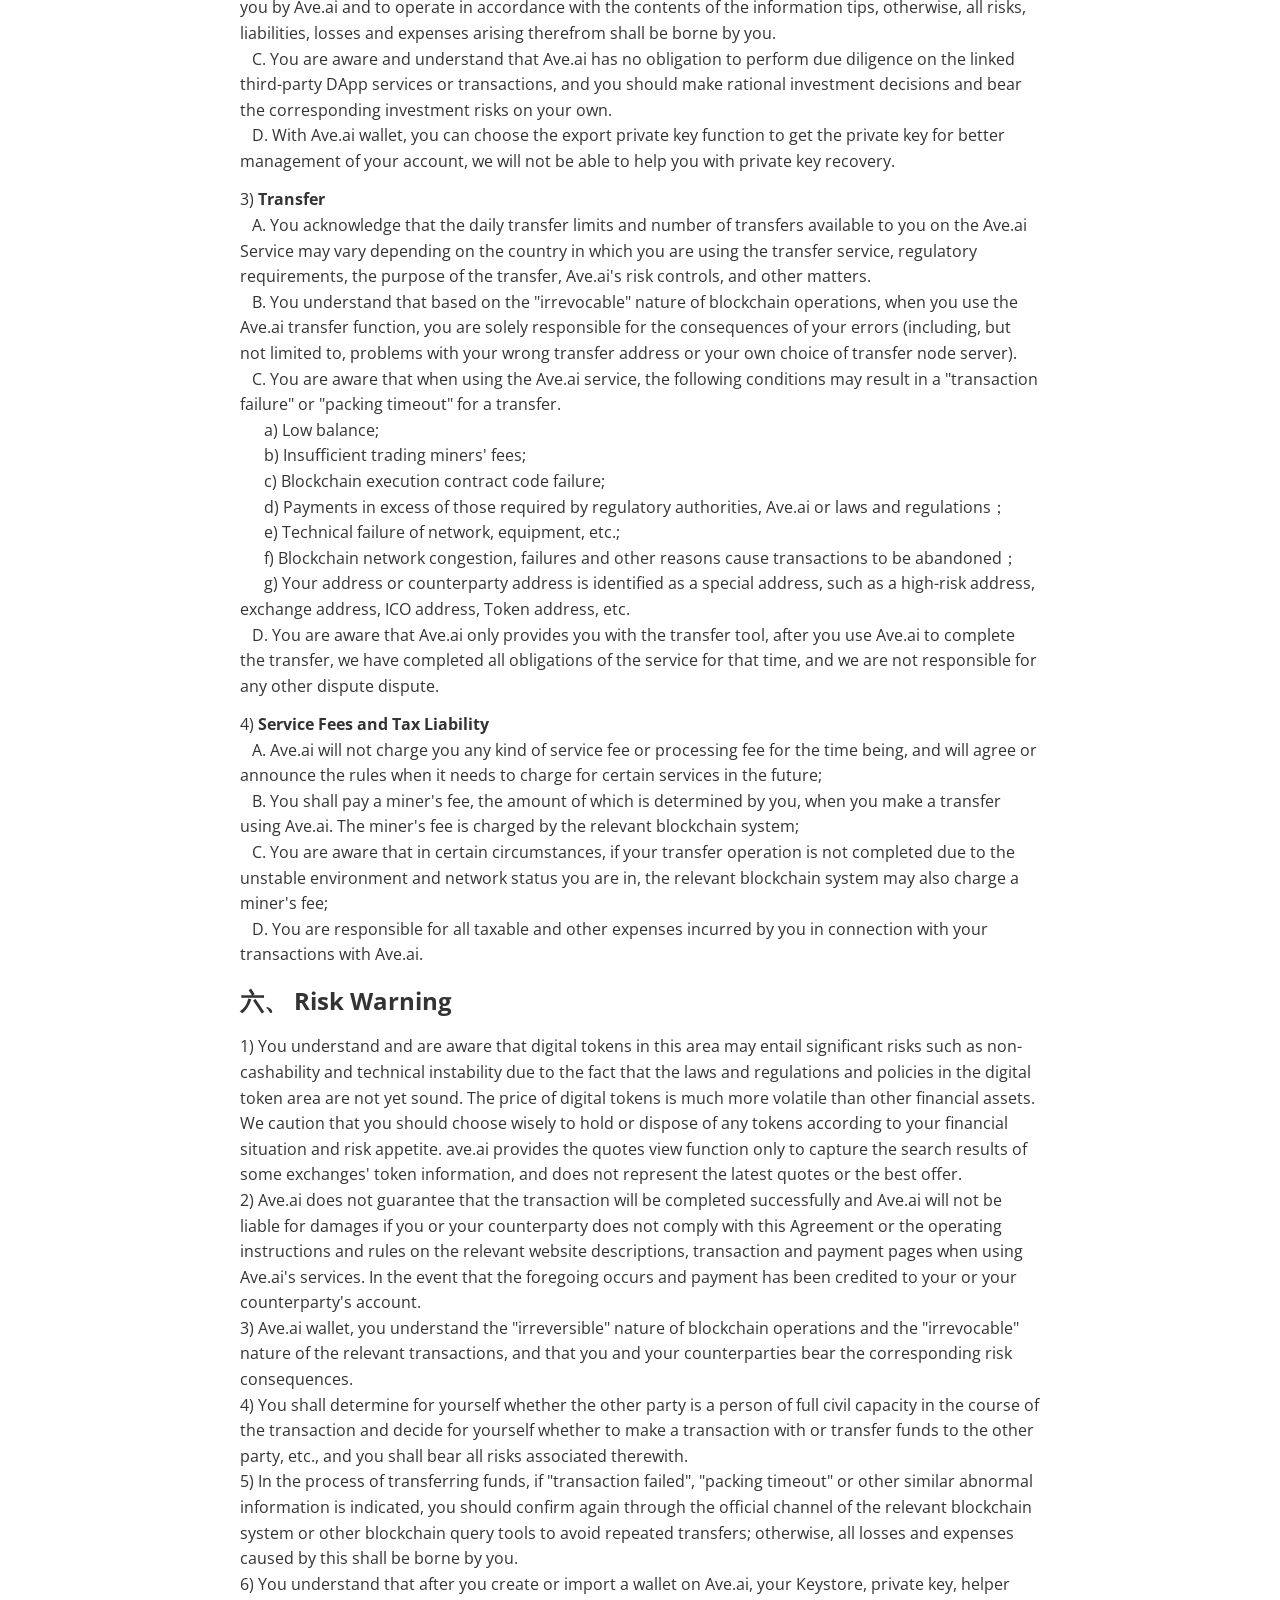
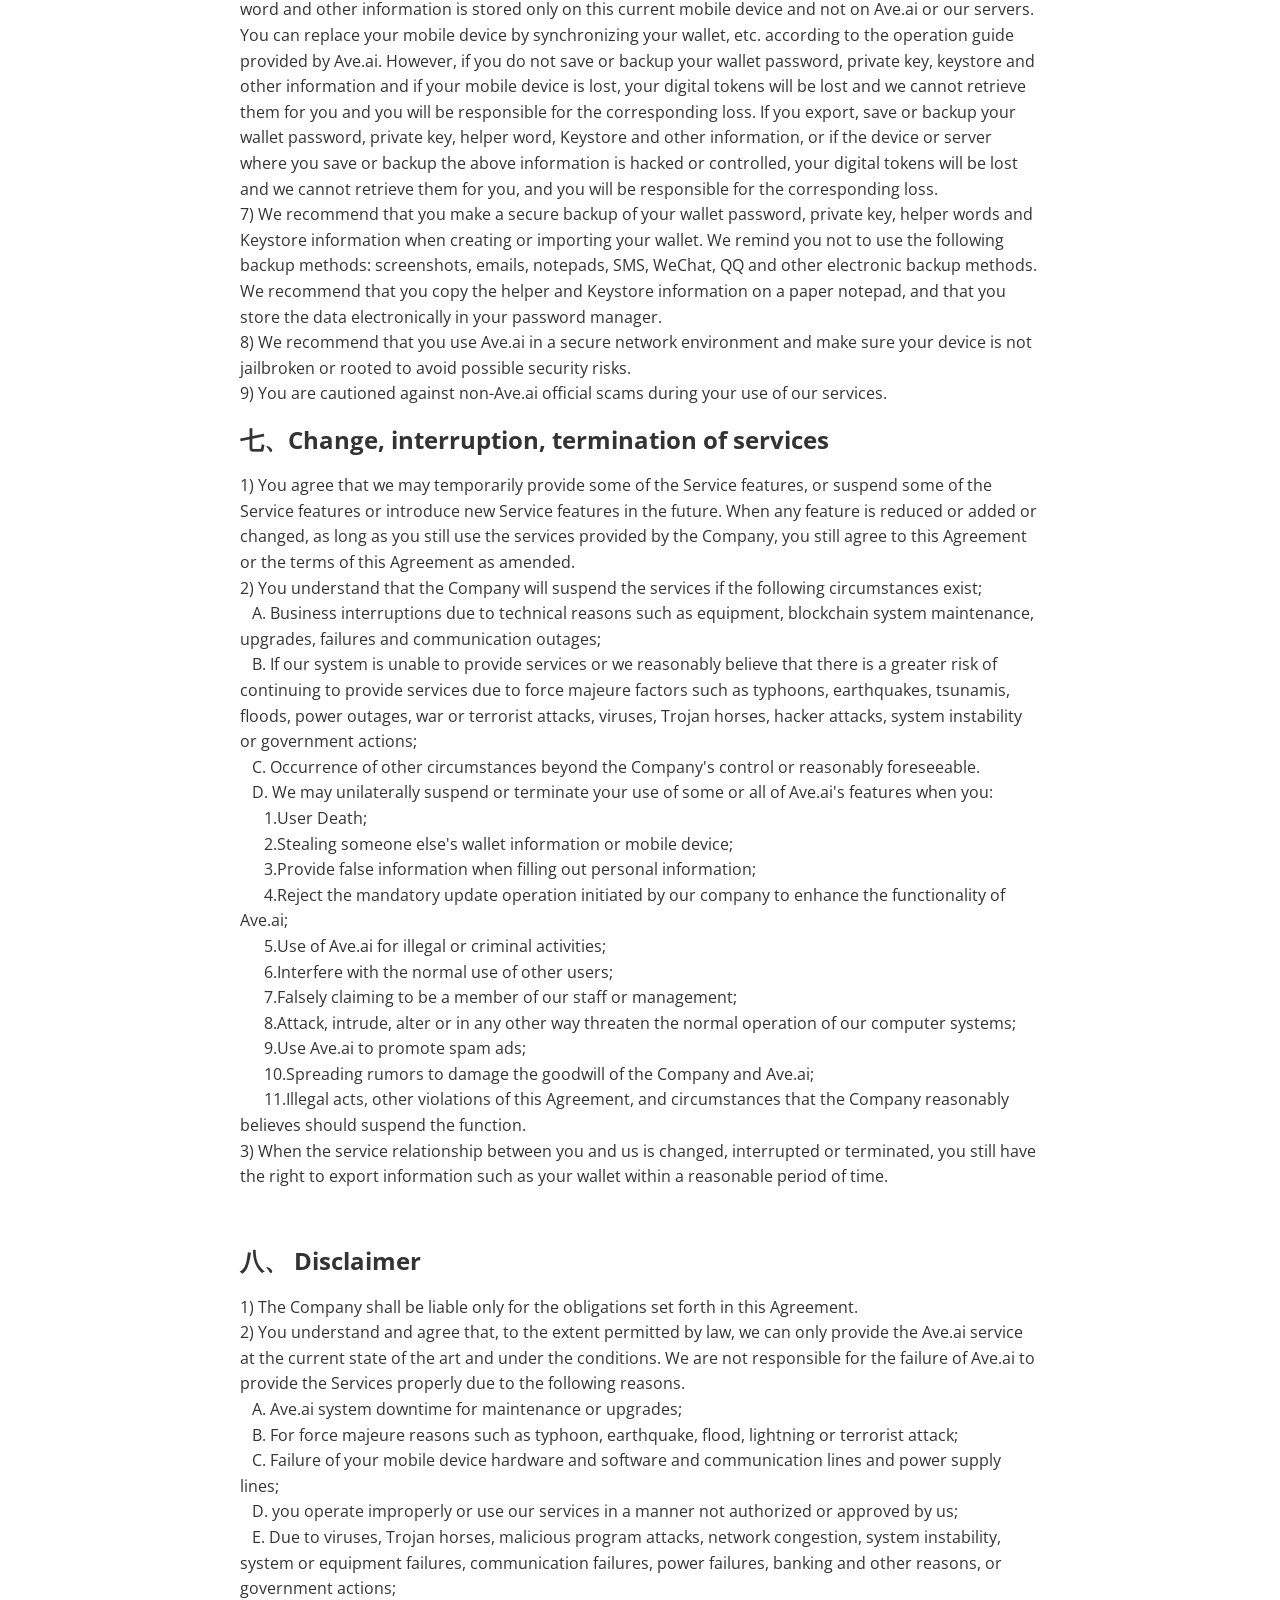
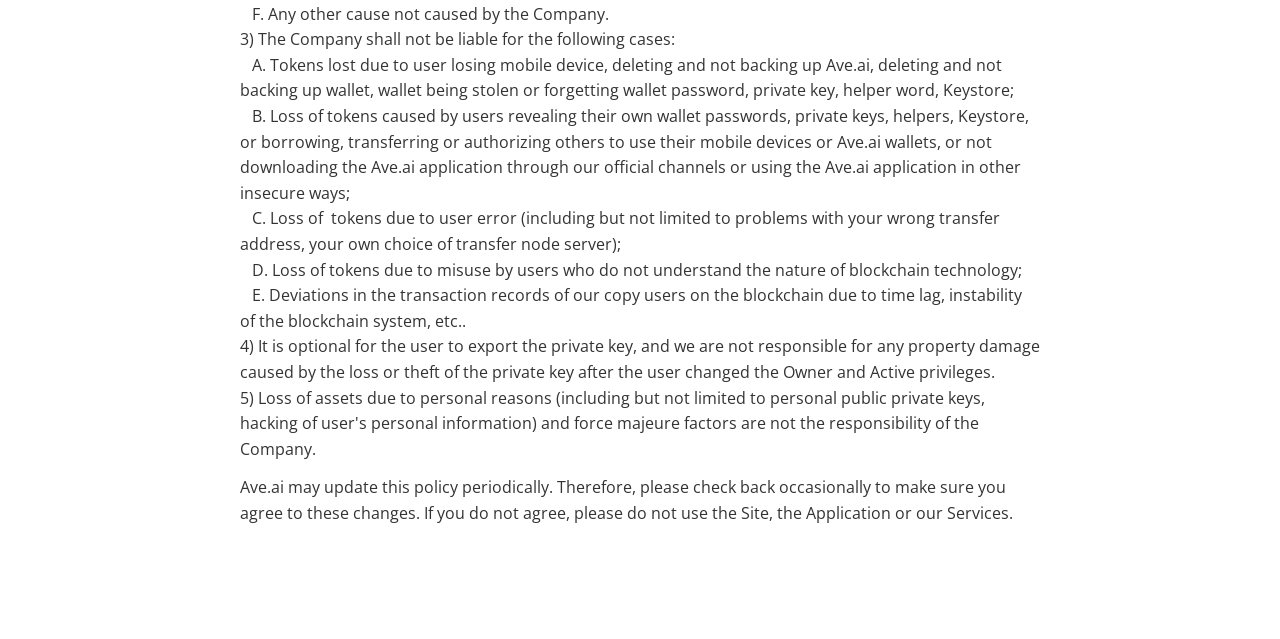
<file: terms-of-service.html>
<!doctype html>
<html>
<head>
<meta charset='UTF-8'><meta name='viewport' content='width=device-width initial-scale=1'>
<title>Ave.ai Terms of Service</title><link href='https://fonts.loli.net/css?family=Open+Sans:400italic,700italic,700,400&subset=latin,latin-ext' rel='stylesheet' type='text/css' /><style type='text/css'>html {overflow-x: initial !important;}:root { --bg-color: #ffffff; --text-color: #333333; --select-text-bg-color: #B5D6FC; --select-text-font-color: auto; --monospace: "Lucida Console",Consolas,"Courier",monospace; --title-bar-height: 20px; }
.mac-os-11 { --title-bar-height: 28px; }
html { font-size: 14px; background-color: var(--bg-color); color: var(--text-color); font-family: "Helvetica Neue", Helvetica, Arial, sans-serif; -webkit-font-smoothing: antialiased; }
body { margin: 0px; padding: 0px; height: auto; bottom: 0px; top: 0px; left: 0px; right: 0px; font-size: 1rem; line-height: 1.42857143; overflow-x: hidden; background-image: inherit; background-size: inherit; background-attachment: inherit; background-origin: inherit; background-clip: inherit; background-color: inherit; tab-size: 4; background-position: inherit inherit; background-repeat: inherit inherit; }
iframe { margin: auto; }
a.url { word-break: break-all; }
a:active, a:hover { outline: 0px; }
.in-text-selection, ::selection { text-shadow: none; background: var(--select-text-bg-color); color: var(--select-text-font-color); }
#write { margin: 0px auto; height: auto; width: inherit; word-break: normal; word-wrap: break-word; position: relative; white-space: normal; overflow-x: visible; padding-top: 36px; }
#write.first-line-indent p { text-indent: 2em; }
#write.first-line-indent li p, #write.first-line-indent p * { text-indent: 0px; }
#write.first-line-indent li { margin-left: 2em; }
.for-image #write { padding-left: 8px; padding-right: 8px; }
body.typora-export { padding-left: 30px; padding-right: 30px; }
.typora-export .footnote-line, .typora-export li, .typora-export p { white-space: pre-wrap; }
.typora-export .task-list-item input { pointer-events: none; }
@media screen and (max-width: 500px) { 
  body.typora-export { padding-left: 0px; padding-right: 0px; }
  #write { padding-left: 20px; padding-right: 20px; }
  .CodeMirror-sizer { margin-left: 0px !important; }
  .CodeMirror-gutters { display: none !important; }
}
#write li > figure:last-child { margin-bottom: 0.5rem; }
#write ol, #write ul { position: relative; }
img { max-width: 100%; vertical-align: middle; image-orientation: from-image; }
button, input, select, textarea { color: inherit; font-family: inherit; font-size: inherit; font-style: inherit; font-variant-caps: inherit; font-weight: inherit; font-stretch: inherit; line-height: inherit; }
input[type="checkbox"], input[type="radio"] { line-height: normal; padding: 0px; }
*, ::after, ::before { box-sizing: border-box; }
#write h1, #write h2, #write h3, #write h4, #write h5, #write h6, #write p, #write pre { width: inherit; }
#write h1, #write h2, #write h3, #write h4, #write h5, #write h6, #write p { position: relative; }
p { line-height: inherit; }
h1, h2, h3, h4, h5, h6 { break-after: avoid-page; break-inside: avoid; orphans: 4; }
p { orphans: 4; }
h1 { font-size: 2rem; }
h2 { font-size: 1.8rem; }
h3 { font-size: 1.6rem; }
h4 { font-size: 1.4rem; }
h5 { font-size: 1.2rem; }
h6 { font-size: 1rem; }
.md-math-block, .md-rawblock, h1, h2, h3, h4, h5, h6, p { margin-top: 1rem; margin-bottom: 1rem; }
.hidden { display: none; }
.md-blockmeta { color: rgb(204, 204, 204); font-weight: 700; font-style: italic; }
a { cursor: pointer; }
sup.md-footnote { padding: 2px 4px; background-color: rgba(238, 238, 238, 0.7); color: rgb(85, 85, 85); border-top-left-radius: 4px; border-top-right-radius: 4px; border-bottom-right-radius: 4px; border-bottom-left-radius: 4px; cursor: pointer; }
sup.md-footnote a, sup.md-footnote a:hover { color: inherit; text-transform: inherit; text-decoration: inherit; }
#write input[type="checkbox"] { cursor: pointer; width: inherit; height: inherit; }
figure { overflow-x: auto; margin: 1.2em 0px; max-width: calc(100% + 16px); padding: 0px; }
figure > table { margin: 0px; }
tr { break-inside: avoid; break-after: auto; }
thead { display: table-header-group; }
table { border-collapse: collapse; border-spacing: 0px; width: 100%; overflow: auto; break-inside: auto; text-align: left; }
table.md-table td { min-width: 32px; }
.CodeMirror-gutters { border-right-width: 0px; background-color: inherit; }
.CodeMirror-linenumber { }
.CodeMirror { text-align: left; }
.CodeMirror-placeholder { opacity: 0.3; }
.CodeMirror pre { padding: 0px 4px; }
.CodeMirror-lines { padding: 0px; }
div.hr:focus { cursor: none; }
#write pre { white-space: pre-wrap; }
#write.fences-no-line-wrapping pre { white-space: pre; }
#write pre.ty-contain-cm { white-space: normal; }
.CodeMirror-gutters { margin-right: 4px; }
.md-fences { font-size: 0.9rem; display: block; break-inside: avoid; text-align: left; overflow: visible; white-space: pre; background-image: inherit; background-size: inherit; background-attachment: inherit; background-origin: inherit; background-clip: inherit; background-color: inherit; position: relative !important; background-position: inherit inherit; background-repeat: inherit inherit; }
.md-diagram-panel { width: 100%; margin-top: 10px; text-align: center; padding-top: 0px; padding-bottom: 8px; overflow-x: auto; }
#write .md-fences.mock-cm { white-space: pre-wrap; }
.md-fences.md-fences-with-lineno { padding-left: 0px; }
#write.fences-no-line-wrapping .md-fences.mock-cm { white-space: pre; overflow-x: auto; }
.md-fences.mock-cm.md-fences-with-lineno { padding-left: 8px; }
.CodeMirror-line, twitterwidget { break-inside: avoid; }
.footnotes { opacity: 0.8; font-size: 0.9rem; margin-top: 1em; margin-bottom: 1em; }
.footnotes + .footnotes { margin-top: 0px; }
.md-reset { margin: 0px; padding: 0px; border: 0px; outline: 0px; vertical-align: top; text-decoration: none; text-shadow: none; float: none; position: static; width: auto; height: auto; white-space: nowrap; cursor: inherit; line-height: normal; font-weight: 400; text-align: left; box-sizing: content-box; direction: ltr; background-position: 0px 0px; background-repeat: initial initial; }
li div { padding-top: 0px; }
blockquote { margin: 1rem 0px; }
li .mathjax-block, li p { margin: 0.5rem 0px; }
li blockquote { margin: 1rem 0px; }
li { margin: 0px; position: relative; }
blockquote > :last-child { margin-bottom: 0px; }
blockquote > :first-child, li > :first-child { margin-top: 0px; }
.footnotes-area { color: rgb(136, 136, 136); margin-top: 0.714rem; padding-bottom: 0.143rem; white-space: normal; }
#write .footnote-line { white-space: pre-wrap; }
@media print { 
  body, html { border: 1px solid transparent; height: 99%; break-after: avoid; break-before: avoid; font-variant-ligatures: no-common-ligatures; }
  #write { margin-top: 0px; padding-top: 0px; border-color: transparent !important; }
  .typora-export * { -webkit-print-color-adjust: exact; }
  .typora-export #write { break-after: avoid; }
  .typora-export #write::after { height: 0px; }
  .is-mac table { break-inside: avoid; }
}
.footnote-line { margin-top: 0.714em; font-size: 0.7em; }
a img, img a { cursor: pointer; }
pre.md-meta-block { font-size: 0.8rem; min-height: 0.8rem; white-space: pre-wrap; background-color: rgb(204, 204, 204); display: block; overflow-x: hidden; background-position: initial initial; background-repeat: initial initial; }
p > .md-image:only-child:not(.md-img-error) img, p > img:only-child { display: block; margin: auto; }
#write.first-line-indent p > .md-image:only-child:not(.md-img-error) img { left: -2em; position: relative; }
p > .md-image:only-child { display: inline-block; width: 100%; }
#write .MathJax_Display { margin: 0.8em 0px 0px; }
.md-math-block { width: 100%; }
.md-math-block:not(:empty)::after { display: none; }
.MathJax_ref { fill: currentcolor; }
[contenteditable="true"]:active, [contenteditable="true"]:focus, [contenteditable="false"]:active, [contenteditable="false"]:focus { outline: 0px; box-shadow: none; }
.md-task-list-item { position: relative; list-style-type: none; }
.task-list-item.md-task-list-item { padding-left: 0px; }
.md-task-list-item > input { position: absolute; top: 0px; left: 0px; margin-left: -1.2em; margin-top: calc(1em - 10px); border: none; }
.math { font-size: 1rem; }
.md-toc { min-height: 3.58rem; position: relative; font-size: 0.9rem; border-top-left-radius: 10px; border-top-right-radius: 10px; border-bottom-right-radius: 10px; border-bottom-left-radius: 10px; }
.md-toc-content { position: relative; margin-left: 0px; }
.md-toc-content::after, .md-toc::after { display: none; }
.md-toc-item { display: block; color: rgb(65, 131, 196); }
.md-toc-item a { text-decoration: none; }
.md-toc-inner:hover { text-decoration: underline; }
.md-toc-inner { display: inline-block; cursor: pointer; }
.md-toc-h1 .md-toc-inner { margin-left: 0px; font-weight: 700; }
.md-toc-h2 .md-toc-inner { margin-left: 2em; }
.md-toc-h3 .md-toc-inner { margin-left: 4em; }
.md-toc-h4 .md-toc-inner { margin-left: 6em; }
.md-toc-h5 .md-toc-inner { margin-left: 8em; }
.md-toc-h6 .md-toc-inner { margin-left: 10em; }
@media screen and (max-width: 48em) { 
  .md-toc-h3 .md-toc-inner { margin-left: 3.5em; }
  .md-toc-h4 .md-toc-inner { margin-left: 5em; }
  .md-toc-h5 .md-toc-inner { margin-left: 6.5em; }
  .md-toc-h6 .md-toc-inner { margin-left: 8em; }
}
a.md-toc-inner { font-size: inherit; font-style: inherit; font-weight: inherit; line-height: inherit; }
.footnote-line a:not(.reversefootnote) { color: inherit; }
.md-attr { display: none; }
.md-fn-count::after { content: "."; }
code, pre, samp, tt { font-family: var(--monospace); }
kbd { margin: 0px 0.1em; padding: 0.1em 0.6em; font-size: 0.8em; color: rgb(36, 39, 41); background-color: rgb(255, 255, 255); border: 1px solid rgb(173, 179, 185); border-top-left-radius: 3px; border-top-right-radius: 3px; border-bottom-right-radius: 3px; border-bottom-left-radius: 3px; box-shadow: rgba(12, 13, 14, 0.2) 0px 1px 0px, rgb(255, 255, 255) 0px 0px 0px 2px inset; white-space: nowrap; vertical-align: middle; background-position: initial initial; background-repeat: initial initial; }
.md-comment { color: rgb(162, 127, 3); opacity: 0.8; font-family: var(--monospace); }
code { text-align: left; }
a.md-print-anchor { white-space: pre !important; border: none !important; display: inline-block !important; position: absolute !important; width: 1px !important; right: 0px !important; outline: 0px !important; text-shadow: initial !important; background-position: 0px 0px !important; background-repeat: initial initial !important; }
.md-inline-math .MathJax_SVG .noError { display: none !important; }
.html-for-mac .inline-math-svg .MathJax_SVG { vertical-align: 0.2px; }
.md-math-block .MathJax_SVG_Display { text-align: center; margin: 0px; position: relative; text-indent: 0px; max-width: none; max-height: none; min-height: 0px; min-width: 100%; width: auto; overflow-y: hidden; display: block !important; }
.MathJax_SVG_Display, .md-inline-math .MathJax_SVG_Display { width: auto; margin: inherit; display: inline-block !important; }
.MathJax_SVG .MJX-monospace { font-family: var(--monospace); }
.MathJax_SVG .MJX-sans-serif { font-family: sans-serif; }
.MathJax_SVG { display: inline; font-style: normal; font-weight: 400; line-height: normal; zoom: 90%; text-indent: 0px; text-align: left; text-transform: none; letter-spacing: normal; word-spacing: normal; word-wrap: normal; white-space: nowrap; float: none; direction: ltr; max-width: none; max-height: none; min-width: 0px; min-height: 0px; border: 0px; padding: 0px; margin: 0px; }
.MathJax_SVG * { transition: none; }
.MathJax_SVG_Display svg { vertical-align: middle !important; margin-bottom: 0px !important; margin-top: 0px !important; }
.os-windows.monocolor-emoji .md-emoji { font-family: "Segoe UI Symbol", sans-serif; }
.md-diagram-panel > svg { max-width: 100%; }
[lang="flow"] svg, [lang="mermaid"] svg { max-width: 100%; height: auto; }
[lang="mermaid"] .node text { font-size: 1rem; }
table tr th { border-bottom-width: 0px; }
video { max-width: 100%; display: block; margin: 0px auto; }
iframe { max-width: 100%; width: 100%; border: none; }
.highlight td, .highlight tr { border: 0px; }
mark { background-color: rgb(255, 255, 0); color: rgb(0, 0, 0); background-position: initial initial; background-repeat: initial initial; }
.md-html-inline .md-plain, .md-html-inline strong, mark .md-inline-math, mark strong { color: inherit; }
mark .md-meta { color: rgb(0, 0, 0); opacity: 0.3 !important; }
@media print { 
  .typora-export h1, .typora-export h2, .typora-export h3, .typora-export h4, .typora-export h5, .typora-export h6 { break-inside: avoid; }
}
.md-diagram-panel .messageText { stroke: none !important; }
.md-diagram-panel .start-state { fill: var(--node-fill); }
.md-diagram-panel .edgeLabel rect { opacity: 1 !important; }
.md-require-zoom-fix foreignObject { font-size: var(--mermaid-font-zoom); }


:root {
    --side-bar-bg-color: #fafafa;
    --control-text-color: #777;
}

@include-when-export url(https://fonts.loli.net/css?family=Open+Sans:400italic,700italic,700,400&subset=latin,latin-ext);

/* open-sans-regular - latin-ext_latin */
  /* open-sans-italic - latin-ext_latin */
    /* open-sans-700 - latin-ext_latin */
    /* open-sans-700italic - latin-ext_latin */
  html {
    font-size: 16px;
}

body {
    font-family: "Open Sans","Clear Sans", "Helvetica Neue", Helvetica, Arial, sans-serif;
    color: rgb(51, 51, 51);
    line-height: 1.6;
}

#write {
    max-width: 860px;
  	margin: 0 auto;
  	padding: 30px;
    padding-bottom: 100px;
}

@media only screen and (min-width: 1400px) {
	#write {
		max-width: 1024px;
	}
}

@media only screen and (min-width: 1800px) {
	#write {
		max-width: 1200px;
	}
}

#write > ul:first-child,
#write > ol:first-child{
    margin-top: 30px;
}

a {
    color: #4183C4;
}
h1,
h2,
h3,
h4,
h5,
h6 {
    position: relative;
    margin-top: 1rem;
    margin-bottom: 1rem;
    font-weight: bold;
    line-height: 1.4;
    cursor: text;
}
h1:hover a.anchor,
h2:hover a.anchor,
h3:hover a.anchor,
h4:hover a.anchor,
h5:hover a.anchor,
h6:hover a.anchor {
    text-decoration: none;
}
h1 tt,
h1 code {
    font-size: inherit;
}
h2 tt,
h2 code {
    font-size: inherit;
}
h3 tt,
h3 code {
    font-size: inherit;
}
h4 tt,
h4 code {
    font-size: inherit;
}
h5 tt,
h5 code {
    font-size: inherit;
}
h6 tt,
h6 code {
    font-size: inherit;
}
h1 {
    font-size: 2.25em;
    line-height: 1.2;
    border-bottom: 1px solid #eee;
}
h2 {
    font-size: 1.75em;
    line-height: 1.225;
    border-bottom: 1px solid #eee;
}

/*@media print {
    .typora-export h1,
    .typora-export h2 {
        border-bottom: none;
        padding-bottom: initial;
    }

    .typora-export h1::after,
    .typora-export h2::after {
        content: "";
        display: block;
        height: 100px;
        margin-top: -96px;
        border-top: 1px solid #eee;
    }
}*/

h3 {
    font-size: 1.5em;
    line-height: 1.43;
}
h4 {
    font-size: 1.25em;
}
h5 {
    font-size: 1em;
}
h6 {
   font-size: 1em;
    color: #777;
}
p,
blockquote,
ul,
ol,
dl,
table{
    margin: 0.8em 0;
}
li>ol,
li>ul {
    margin: 0 0;
}
hr {
    height: 2px;
    padding: 0;
    margin: 16px 0;
    background-color: #e7e7e7;
    border: 0 none;
    overflow: hidden;
    box-sizing: content-box;
}

li p.first {
    display: inline-block;
}
ul,
ol {
    padding-left: 30px;
}
ul:first-child,
ol:first-child {
    margin-top: 0;
}
ul:last-child,
ol:last-child {
    margin-bottom: 0;
}
blockquote {
    border-left: 4px solid #dfe2e5;
    padding: 0 15px;
    color: #777777;
}
blockquote blockquote {
    padding-right: 0;
}
table {
    padding: 0;
    word-break: initial;
}
table tr {
    border-top: 1px solid #dfe2e5;
    margin: 0;
    padding: 0;
}
table tr:nth-child(2n),
thead {
    background-color: #f8f8f8;
}
table th {
    font-weight: bold;
    border: 1px solid #dfe2e5;
    border-bottom: 0;
    margin: 0;
    padding: 6px 13px;
}
table td {
    border: 1px solid #dfe2e5;
    margin: 0;
    padding: 6px 13px;
}
table th:first-child,
table td:first-child {
    margin-top: 0;
}
table th:last-child,
table td:last-child {
    margin-bottom: 0;
}

.CodeMirror-lines {
    padding-left: 4px;
}

.code-tooltip {
    box-shadow: 0 1px 1px 0 rgba(0,28,36,.3);
    border-top: 1px solid #eef2f2;
}

.md-fences,
code,
tt {
    border: 1px solid #e7eaed;
    background-color: #f8f8f8;
    border-radius: 3px;
    padding: 0;
    padding: 2px 4px 0px 4px;
    font-size: 0.9em;
}

code {
    background-color: #f3f4f4;
    padding: 0 2px 0 2px;
}

.md-fences {
    margin-bottom: 15px;
    margin-top: 15px;
    padding-top: 8px;
    padding-bottom: 6px;
}


.md-task-list-item > input {
  margin-left: -1.3em;
}

@media print {
    html {
        font-size: 13px;
    }
    table,
    pre {
        page-break-inside: avoid;
    }
    pre {
        word-wrap: break-word;
    }
}

.md-fences {
	background-color: #f8f8f8;
}
#write pre.md-meta-block {
	padding: 1rem;
    font-size: 85%;
    line-height: 1.45;
    background-color: #f7f7f7;
    border: 0;
    border-radius: 3px;
    color: #777777;
    margin-top: 0 !important;
}

.mathjax-block>.code-tooltip {
	bottom: .375rem;
}

.md-mathjax-midline {
    background: #fafafa;
}

#write>h3.md-focus:before{
	left: -1.5625rem;
	top: .375rem;
}
#write>h4.md-focus:before{
	left: -1.5625rem;
	top: .285714286rem;
}
#write>h5.md-focus:before{
	left: -1.5625rem;
	top: .285714286rem;
}
#write>h6.md-focus:before{
	left: -1.5625rem;
	top: .285714286rem;
}
.md-image>.md-meta {
    /*border: 1px solid #ddd;*/
    border-radius: 3px;
    padding: 2px 0px 0px 4px;
    font-size: 0.9em;
    color: inherit;
}

.md-tag {
    color: #a7a7a7;
    opacity: 1;
}

.md-toc { 
    margin-top:20px;
    padding-bottom:20px;
}

.sidebar-tabs {
    border-bottom: none;
}

#typora-quick-open {
    border: 1px solid #ddd;
    background-color: #f8f8f8;
}

#typora-quick-open-item {
    background-color: #FAFAFA;
    border-color: #FEFEFE #e5e5e5 #e5e5e5 #eee;
    border-style: solid;
    border-width: 1px;
}

/** focus mode */
.on-focus-mode blockquote {
    border-left-color: rgba(85, 85, 85, 0.12);
}

header, .context-menu, .megamenu-content, footer{
    font-family: "Segoe UI", "Arial", sans-serif;
}

.file-node-content:hover .file-node-icon,
.file-node-content:hover .file-node-open-state{
    visibility: visible;
}

.mac-seamless-mode #typora-sidebar {
    background-color: #fafafa;
    background-color: var(--side-bar-bg-color);
}

.md-lang {
    color: #b4654d;
}

.html-for-mac .context-menu {
    --item-hover-bg-color: #E6F0FE;
}

#md-notification .btn {
    border: 0;
}

.dropdown-menu .divider {
    border-color: #e5e5e5;
}

.ty-preferences .window-content {
    background-color: #fafafa;
}

.ty-preferences .nav-group-item.active {
    color: white;
    background: #999;
}

 :root {--mermaid-font-zoom:1em ;} 
</style>
</head>
<body class='typora-export'>
<div id='write'  class=''><h1><a name="aveai-terms-of-service" class="md-header-anchor"></a><span>Ave.ai Terms of Service</span></h1><p><span>Thank you for using Ave.ai. The Ave.ai Service Agreement (&quot;Agreement&quot;) is a legal agreement between the user of our products and services (&quot;User&quot; or &quot;You&quot;) and us (&quot;We&quot;), and this Agreement has the legal effect of a contract between You and Us. </span></p><p><span>In particular, please read the Ave.ai Service Agreement and the related agreements referred to herein carefully. Agreement and the related agreements mentioned later, especially the &quot;Disclaimer and Limitation of Liability&quot; provisions of this Agreement, which will be bolded, to ensure that you fully understand the terms of this Agreement and consider the risks independently.</span></p><p><span>You acknowledge that your wallet password, private key, mnemonic, and Keystore on Ave.ai are not stored or synchronized with our servers. We do not provide services to retrieve your wallet password, private key, keystroke, or Keystore. </span></p><p><span>If you disagree with any of the terms of this Agreement, you should voluntarily stop using and delete Ave.ai.</span></p><p>&nbsp;</p><h3><a name="一terms-of-service" class="md-header-anchor"></a><span>一、Terms of Service</span></h3><ol start='' ><li><p><span>Consent</span>
<span>By accessing the Site, downloading the App, or otherwise using the Service, you signify your agreement to be bound by these Terms of Service. If you do not agree to these Terms of Service, you must not use the Service and, if you have downloaded the App, uninstall it.</span></p></li><li><p><span>Privacy Policy</span>
<span>Our privacy policy is part of and governed by these Terms of Service. By agreeing to these Terms of Service, you agree to be bound by the terms of the Privacy Policy and agree that we may use the information collected from you in accordance with its terms.</span></p></li><li><p><span>Notice Regarding Dispute Resolution.</span>
<span>These Terms of Service contain provisions regarding the resolution of claims between you and us, including an agreement and obligation to arbitrate disputes, which, with limited exceptions, will require you to submit your claims against us to binding arbitration, unless you opt out of arbitration as described below.</span></p></li><li><p><span>Affirmatively, when you use the Service, you represent that: your use of the Service is based on the following</span></p><ul><li><span>Your use of the Service does not violate any applicable law or regulation.</span></li><li><span>You are 18 years of age or older.</span></li><li><span>You are of sufficient legal age or otherwise have the legal capacity to legally sign these Terms of Service.</span></li></ul></li></ol><h3><a name="二use-related" class="md-header-anchor"></a><span>二、Use Related</span></h3><p><span>   A. </span><strong><span>Create or Import Wallet</span></strong><span>：means the process by which you use Ave.ai, confirm your performance of this Agreement and create or import a wallet.</span>
<span>   B. </span><strong><span>Wallet Password</span></strong><span>：This refers to the password that you are prompted to fill in during the creation of your Ave.ai wallet by the software operator interface, which is used to encrypt and protect the private key. As a decentralized application, the wallet password is not stored on this mobile device or on our servers, and in case of loss you will need to reset a new password with the help of a plaintext private key or a helper word.</span>
<span>   C. </span><strong><span>Specific users</span></strong><span>：Users who are required by Singapore laws, regulations and policies to cooperate with us in fulfilling our personal information disclosure obligations.</span>
<span>   D. </span><strong><span>Private Key</span></strong><span>：Consisting of 256-bit random characters, it is the core of the digital token that the user owns and uses.</span>
<span>   E. </span><strong><span>Public Key</span></strong><span>：The private key is generated by one-way derivation with the help of cryptographic principles and is used to generate the blockchain digital wallet address, which is the public receiving address.</span>
<span>   F. </span><strong><span>Secret Recovery Phrase</span></strong><span>：It conforms to the blockchain BIP39 industry standard and consists of 12 (or 15/18/21/24) ordered words generated by a random algorithm. It is an easy-to-record representation of the private key, which is convenient for users to backup and keep.</span>
<span>   G. </span><strong><span>Keystore</span></strong><span>: It is a private key or helper word encrypted and saved in the form of a file with a wallet password set by the user, and it is only stored in this mobile device of yours and will not be synchronized to our server.</span>
<span>   H. </span><strong><span>Token</span></strong><span>：Refers to the types of  tokens currently supported by Ave.ai. </span></p><h3><a name="三-service-content" class="md-header-anchor"></a><span>三、 Service Content</span></h3><p><span>1) </span><strong><span>Create or import a wallet</span></strong><span>.For tokens supported by Ave.ai, you can use Ave.ai to generate a new wallet or import a compatible wallet generated by other wallet tools of the relevant blockchain system.</span>
<span>2) </span><strong><span>Transfer, Receive</span></strong><span>.You can use Ave.ai&#39;s transfer and receipt functions to manage digital tokens, i.e., use your private key to electronically sign and make changes to the ledger of the relevant blockchain. Transfer means that the payer uses the recipient&#39;s blockchain address to perform the transfer operation, and the actual transfer and receipt takes place in the relevant blockchain system (not Ave.ai).</span>
<span>3) </span><strong><span>Market View</span></strong><span>.You can use Ave.ai to view the provided k-line to view the relevant data.</span>
<span>4) </span><strong><span>Transaction History</span></strong><span>.We will copy all or part of your transaction records through the blockchain system. However, the transaction records are subject to the blockchain system.</span>
<span>5) </span><strong><span>Token Exchange</span></strong><span>.Users can exchange digital tokens with third-party smart contracts or third-party DEX, with Ave.ai as the interface tool to help users interact with the third party and display the corresponding results of that digital token exchange.</span>
<span>6) </span><strong><span>Other services provided by our company</span></strong><span>。</span></p><h3><a name="四accept-and-understand-common-problems" class="md-header-anchor"></a><span>四、Accept and understand common problems</span></h3><p><span>1) Our company provides decentralized services and does not provide the following services.</span>
<span>   A. Store the user&#39;s wallet password (i.e. the password set by the user when creating/importing the wallet)、Private Key、Secret Recovery Phrase、Keystore;</span>
<span>   B. Retrieve user&#39;s wallet password、Private Key、Secret Recovery Phrase、Keystore;</span>
<span>   C.Freeze Wallet;</span>
<span>   D. Lost wallet;</span>
<span>   E. Recover Wallet;</span>
<span>   F. Transaction Rollback.</span>
<span>2) If you lose your mobile device, delete Ave.ai without backing it up, delete your wallet without backing it up, have your wallet stolen or forget your wallet password, private key, keyword or Keystore, we cannot restore your wallet or retrieve your wallet password, private key, keyword or Keystore. If a user makes a transaction by mistake (e.g., by entering the wrong transfer address), we will not be able to cancel the transaction.</span>
<span>3) The token management services that we and Ave.ai can provide do not include all existing  tokens. Please do not operate any tokens that Ave.ai does not support through Ave.ai.</span>
<span>4) Ave.ai is a digital token viewing tool for Users only and is not an exchange or trading platform. Although this Agreement will refer to &quot;Transactions&quot; several times, its conduct refers generally to transfers and receipts made by Users using Ave.ai, which are fundamentally different from &quot;Transactions&quot; made on an exchange or trading platform.</span></p><h3><a name="五responsibilities-and-duties" class="md-header-anchor"></a><span>五、Responsibilities and Duties</span></h3><p><span>1) </span><strong><span>Create or import a wallet</span></strong>
<span>   A. Creating or importing wallets: You have the right to create and/or import wallets on your mobile device via Ave.ai, the right to set your wallet&#39;s wallet password and other information, and the right to use your own wallet to make transactions such as transfers and receipts on the blockchain via the Ave.ai app.</span>
<span>   B. The Company may develop different versions of the Software for different terminal devices, and you should choose to download the appropriate version for installation according to your actual needs. If you obtain the Software or an installer with the same name as the Software from a third party without legal authorization, the Company cannot guarantee whether the Software can be used normally or its security, and you shall be responsible for any damage caused.</span>
<span>   C. After a new version of this software is released, the old version of the software may not be available. We do not guarantee the security and continued availability of older versions of the software or the provision of appropriate customer service. Please check and download the latest version at any time.</span></p><p><span>2) </span><strong><span>Use and agree to this responsibility</span></strong>
<span>   A. Users should keep their mobile devices, wallet passwords, private keys, Secret Recovery Phrase, Keystore and other information in their own safekeeping. The Company is not responsible for keeping the above information for the user. You shall bear all risks, liabilities, losses and expenses arising from the loss of your mobile device, active or passive disclosure, forgetting of your wallet password, private key, helper word, Keystore, or being attacked or defrauded by others.</span>
<span>   B. Compliance with Information Tips. You understand and agree to follow the information tips given to you by Ave.ai and to operate in accordance with the contents of the information tips, otherwise, all risks, liabilities, losses and expenses arising therefrom shall be borne by you.</span>
<span>   C. You are aware and understand that Ave.ai has no obligation to perform due diligence on the linked third-party DApp services or transactions, and you should make rational investment decisions and bear the corresponding investment risks on your own.</span>
<span>   D. With Ave.ai wallet, you can choose the export private key function to get the private key for better management of your account, we will not be able to help you with private key recovery.</span></p><p><span>3) </span><strong><span>Transfer</span></strong>
<span>   A. You acknowledge that the daily transfer limits and number of transfers available to you on the Ave.ai Service may vary depending on the country in which you are using the transfer service, regulatory requirements, the purpose of the transfer, Ave.ai&#39;s risk controls, and other matters.</span>
<span>   B. You understand that based on the &quot;irrevocable&quot; nature of blockchain operations, when you use the Ave.ai transfer function, you are solely responsible for the consequences of your errors (including, but not limited to, problems with your wrong transfer address or your own choice of transfer node server).</span>
<span>   C. You are aware that when using the Ave.ai service, the following conditions may result in a &quot;transaction failure&quot; or &quot;packing timeout&quot; for a transfer.</span>
<span>      a) Low balance;</span>
<span>      b) Insufficient trading miners&#39; fees;</span>
<span>      c) Blockchain execution contract code failure;</span>
<span>      d) Payments in excess of those required by regulatory authorities, Ave.ai or laws and regulations；</span>
<span>      e) Technical failure of network, equipment, etc.;</span>
<span>      f) Blockchain network congestion, failures and other reasons cause transactions to be abandoned；</span>
<span>      g) Your address or counterparty address is identified as a special address, such as a high-risk address, exchange address, ICO address, Token address, etc.</span>
<span>   D. You are aware that Ave.ai only provides you with the transfer tool, after you use Ave.ai to complete the transfer, we have completed all obligations of the service for that time, and we are not responsible for any other dispute dispute.</span></p><p><span>4) </span><strong><span>Service Fees and Tax Liability</span></strong>
<span>   A. Ave.ai will not charge you any kind of service fee or processing fee for the time being, and will agree or announce the rules when it needs to charge for certain services in the future;</span>
<span>   B. You shall pay a miner&#39;s fee, the amount of which is determined by you, when you make a transfer using Ave.ai. The miner&#39;s fee is charged by the relevant blockchain system;</span>
<span>   C. You are aware that in certain circumstances, if your transfer operation is not completed due to the unstable environment and network status you are in, the relevant blockchain system may also charge a miner&#39;s fee;</span>
<span>   D. You are responsible for all taxable and other expenses incurred by you in connection with your transactions with Ave.ai.</span></p><h3><a name="六-risk-warning" class="md-header-anchor"></a><span>六、 Risk Warning</span></h3><p><span>1) You understand and are aware that digital tokens in this area may entail significant risks such as non-cashability and technical instability due to the fact that the laws and regulations and policies in the digital token area are not yet sound. The price of digital tokens is much more volatile than other financial assets. We caution that you should choose wisely to hold or dispose of any tokens according to your financial situation and risk appetite. ave.ai provides the quotes view function only to capture the search results of some exchanges&#39; token information, and does not represent the latest quotes or the best offer.</span>
<span>2) Ave.ai does not guarantee that the transaction will be completed successfully and Ave.ai will not be liable for damages if you or your counterparty does not comply with this Agreement or the operating instructions and rules on the relevant website descriptions, transaction and payment pages when using Ave.ai&#39;s services. In the event that the foregoing occurs and payment has been credited to your or your counterparty&#39;s account.</span>
<span>3) Ave.ai wallet, you understand the &quot;irreversible&quot; nature of blockchain operations and the &quot;irrevocable&quot; nature of the relevant transactions, and that you and your counterparties bear the corresponding risk consequences.</span>
<span>4) You shall determine for yourself whether the other party is a person of full civil capacity in the course of the transaction and decide for yourself whether to make a transaction with or transfer funds to the other party, etc., and you shall bear all risks associated therewith.</span>
<span>5) In the process of transferring funds, if &quot;transaction failed&quot;, &quot;packing timeout&quot; or other similar abnormal information is indicated, you should confirm again through the official channel of the relevant blockchain system or other blockchain query tools to avoid repeated transfers; otherwise, all losses and expenses caused by this shall be borne by you.</span>
<span>6) You understand that after you create or import a wallet on Ave.ai, your Keystore, private key, helper word and other information is stored only on this current mobile device and not on Ave.ai or our servers. You can replace your mobile device by synchronizing your wallet, etc. according to the operation guide provided by Ave.ai. However, if you do not save or backup your wallet password, private key, keystore and other information and if your mobile device is lost, your digital tokens will be lost and we cannot retrieve them for you and you will be responsible for the corresponding loss. If you export, save or backup your wallet password, private key, helper word, Keystore and other information, or if the device or server where you save or backup the above information is hacked or controlled, your digital tokens will be lost and we cannot retrieve them for you, and you will be responsible for the corresponding loss.</span>
<span>7) We recommend that you make a secure backup of your wallet password, private key, helper words and Keystore information when creating or importing your wallet. We remind you not to use the following backup methods: screenshots, emails, notepads, SMS, WeChat, QQ and other electronic backup methods. We recommend that you copy the helper and Keystore information on a paper notepad, and that you store the data electronically in your password manager.</span>
<span>8) We recommend that you use Ave.ai in a secure network environment and make sure your device is not jailbroken or rooted to avoid possible security risks.</span>
<span>9) You are cautioned against non-Ave.ai official scams during your use of our services.</span></p><h3><a name="七change-interruption-termination-of-services" class="md-header-anchor"></a><span>七、Change, interruption, termination of services</span></h3><p><span>1) You agree that we may temporarily provide some of the Service features, or suspend some of the Service features or introduce new Service features in the future. When any feature is reduced or added or changed, as long as you still use the services provided by the Company, you still agree to this Agreement or the terms of this Agreement as amended.</span>
<span>2) You understand that the Company will suspend the services if the following circumstances exist;</span>
<span>   A. Business interruptions due to technical reasons such as equipment, blockchain system maintenance, upgrades, failures and communication outages;</span>
<span>   B. If our system is unable to provide services or we reasonably believe that there is a greater risk of continuing to provide services due to force majeure factors such as typhoons, earthquakes, tsunamis, floods, power outages, war or terrorist attacks, viruses, Trojan horses, hacker attacks, system instability or government actions;</span>
<span>   C. Occurrence of other circumstances beyond the Company&#39;s control or reasonably foreseeable.</span>
<span>   D. We may unilaterally suspend or terminate your use of some or all of Ave.ai&#39;s features when you:</span>
<span>      1.User Death;</span>
<span>      2.Stealing someone else&#39;s wallet information or mobile device;</span>
<span>      3.Provide false information when filling out personal information;</span>
<span>      4.Reject the mandatory update operation initiated by our company to enhance the functionality of Ave.ai;</span>
<span>      5.Use of Ave.ai for illegal or criminal activities;</span>
<span>      6.Interfere with the normal use of other users;</span>
<span>      7.Falsely claiming to be a member of our staff or management;</span>
<span>      8.Attack, intrude, alter or in any other way threaten the normal operation of our computer systems;</span>
<span>      9.Use Ave.ai to promote spam ads;</span>
<span>      10.Spreading rumors to damage the goodwill of the Company and Ave.ai;</span>
<span>      11.Illegal acts, other violations of this Agreement, and circumstances that the Company reasonably believes should suspend the function.</span>
<span>3) When the service relationship between you and us is changed, interrupted or terminated, you still have the right to export information such as your wallet within a reasonable period of time.</span></p><p>&nbsp;</p><h3><a name="八-disclaimer" class="md-header-anchor"></a><span>八、 Disclaimer</span></h3><p><span>1) The Company shall be liable only for the obligations set forth in this Agreement.</span>
<span>2) You understand and agree that, to the extent permitted by law, we can only provide the Ave.ai service at the current state of the art and under the conditions. We are not responsible for the failure of Ave.ai to provide the Services properly due to the following reasons.</span>
<span>   A. Ave.ai system downtime for maintenance or upgrades;</span>
<span>   B. For force majeure reasons such as typhoon, earthquake, flood, lightning or terrorist attack;</span>
<span>   C. Failure of your mobile device hardware and software and communication lines and power supply lines;</span>
<span>   D. you operate improperly or use our services in a manner not authorized or approved by us;</span>
<span>   E. Due to viruses, Trojan horses, malicious program attacks, network congestion, system instability, system or equipment failures, communication failures, power failures, banking and other reasons, or government actions;</span>
<span>   F. Any other cause not caused by the Company.</span>
<span>3) The Company shall not be liable for the following cases:</span>
<span>   A. Tokens lost due to user losing mobile device, deleting and not backing up Ave.ai, deleting and not backing up wallet, wallet being stolen or forgetting wallet password, private key, helper word, Keystore;</span>
<span>   B. Loss of tokens caused by users revealing their own wallet passwords, private keys, helpers, Keystore, or borrowing, transferring or authorizing others to use their mobile devices or Ave.ai wallets, or not downloading the Ave.ai application through our official channels or using the Ave.ai application in other insecure ways;</span>
<span>   C. Loss of  tokens due to user error (including but not limited to problems with your wrong transfer address, your own choice of transfer node server);</span>
<span>   D. Loss of tokens due to misuse by users who do not understand the nature of blockchain technology;</span>
<span>   E. Deviations in the transaction records of our copy users on the blockchain due to time lag, instability of the blockchain system, etc..</span>
<span>4) It is optional for the user to export the private key, and we are not responsible for any property damage caused by the loss or theft of the private key after the user changed the Owner and Active privileges.</span>
<span>5) Loss of assets due to personal reasons (including but not limited to personal public private keys, hacking of user&#39;s personal information) and force majeure factors are not the responsibility of the Company.</span></p><p><span>Ave.ai may update this policy periodically. Therefore, please check back occasionally to make sure you agree to these changes. If you do not agree, please do not use the Site, the Application or our Services.</span></p></div>
</body>
</html>
</file>
<file: static/css/Balance.b4c6ac35.css>
.table[data-v-0a387bce]{font-size:14px;color:#878fbc;letter-spacing:.29px;position:relative}.table .empty[data-v-0a387bce]{height:500px;display:flex;align-items:center;justify-content:center}.table .empty>div[data-v-0a387bce]{text-align:center}.table .empty img[data-v-0a387bce]{width:50px}.table .empty span[data-v-0a387bce]{display:block;line-height:1}.table .red[data-v-0a387bce]{color:#ff646d}.table .green[data-v-0a387bce]{color:#46d7ab}.table-empty[data-v-0a387bce]{display:flex;flex-direction:column;justify-content:center;align-items:center;padding:80px 0;min-height:calc(100vh - 230px)}[data-v-0a387bce] .el-table{font-size:14px;background:var(--custom-primary-lighter-0-color);min-height:calc(100vh - 200px)}[data-v-0a387bce] .el-table tr{background:var(--custom-primary-lighter-0-color);cursor:pointer;height:50px}[data-v-0a387bce] .el-table tr:hover td.el-table__cell{background-color:var(--custom-primary-lighter-2-color)}[data-v-0a387bce] .el-table .cell{line-height:15px}[data-v-0a387bce] .el-table th{background:var(--custom-primary-lighter-0-color);border-bottom:none}[data-v-0a387bce] .el-table th.el-table__cell.is-leaf{border-bottom:none}[data-v-0a387bce] .el-table th .cell{color:#848e9c;font-weight:400}[data-v-0a387bce] .el-table td.el-table__cell{padding:8px 0;border-bottom:1px solid var(--custom-td-border-1-color);font-weight:500}[data-v-0a387bce] .el-table td .cell{color:var(--custom-font-1-color)}[data-v-0a387bce] .el-table td:nth-child(2),[data-v-0a387bce] .el-table td:nth-child(3),[data-v-0a387bce] .el-table td:nth-child(4),[data-v-0a387bce] .el-table th:nth-child(2),[data-v-0a387bce] .el-table th:nth-child(3),[data-v-0a387bce] .el-table th:nth-child(4){text-align:right}a[data-v-0a387bce]{color:#3f80f7}.token-icon[data-v-0a387bce]{margin-right:3px}.token-symbol[data-v-0a387bce]{white-space:nowrap;overflow:hidden;text-overflow:ellipsis}.risk-status[data-v-0a387bce]{display:inline-block;font-size:10px;border:1px solid;border-radius:20px;padding:2px 5px;color:#f72121;font-size:12px}.table[data-v-2c221ac1]{font-size:14px;color:#878fbc;letter-spacing:.29px;position:relative}.table .empty[data-v-2c221ac1]{height:500px;display:flex;align-items:center;justify-content:center}.table .empty>div[data-v-2c221ac1]{text-align:center}.table .empty img[data-v-2c221ac1]{width:50px}.table .empty span[data-v-2c221ac1]{display:block;line-height:1}.table .red[data-v-2c221ac1]{color:#ff646d}.table .green[data-v-2c221ac1]{color:#46d7ab}.table-empty[data-v-2c221ac1]{display:flex;flex-direction:column;justify-content:center;align-items:center;padding:80px 0;min-height:calc(100vh - 230px)}[data-v-2c221ac1] .el-table{font-size:14px;background:#131722;min-height:calc(100vh - 200px)}[data-v-2c221ac1] .el-table tr{background:#131722;cursor:pointer}[data-v-2c221ac1] .el-table tr:hover td.el-table__cell{background-color:#272b32}[data-v-2c221ac1] .el-table .cell{line-height:15px}[data-v-2c221ac1] .el-table th{background:#131722;border-bottom:none}[data-v-2c221ac1] .el-table th.el-table__cell.is-leaf{border-bottom:none}[data-v-2c221ac1] .el-table th .cell{color:#80838b;font-weight:400}[data-v-2c221ac1] .el-table td.el-table__cell{padding:12px 0;border-bottom:1px solid #202430;font-weight:500}[data-v-2c221ac1] .el-table td .cell{color:#eaecef}a[data-v-2c221ac1]{color:#3f80f7}.token-icon[data-v-2c221ac1]{margin-right:3px}.token-symbol[data-v-2c221ac1]{white-space:nowrap;overflow:hidden;text-overflow:ellipsis;padding:10px 5px}.risk-status[data-v-2c221ac1]{display:inline-block;font-size:10px;border:1px solid;border-radius:20px;padding:2px 5px;color:#f72121;font-size:12px}.buyOrsell[data-v-25e20919]{background:var(--custom-primary-lighter-0-color)}.buyOrsell .title[data-v-25e20919]{width:100%;padding:0 25px;color:#eaecef;font-weight:500;font-size:16px}.buyOrsell .title span[data-v-25e20919]{margin-top:10px;display:block;color:var(--custom-font-1-color)}.buyOrsell .title a[data-v-25e20919]{font-size:16px;color:#848e9c;text-decoration:none;padding:10px 0 0 0;display:inline-block;margin-right:10px}.buyOrsell .title a.active[data-v-25e20919],.buyOrsell .title a[data-v-25e20919]:hover{color:#3f80f7}.buyOrsell .title label[data-v-25e20919]{display:block;font-size:12px;color:#848e9c;margin-top:20px}.buyOrsell .title label[data-v-25e20919]:hover{cursor:pointer}.buyOrsell .title label input[type=checkbox][data-v-25e20919]{vertical-align:middle;margin-right:3px;width:15px;height:15px;border-radius:20px;margin-top:2px;position:relative;top:-2px}.buyOrsell .title label input[type=checkbox][data-v-25e20919]:after{position:absolute;top:0;color:#000;width:15px;height:15px;display:inline-block;visibility:visible;padding-left:0;text-align:center;content:" ";border-radius:20px}.buyOrsell .title label input[type=checkbox][data-v-25e20919]:checked:after{color:#eaecef;content:"✓";background-color:#3f80f7;border-radius:20px}.buyOrsell .title label input[type=checkbox][data-v-25e20919]:hover{cursor:pointer}.buyOrsell .content[data-v-25e20919]{padding:0 10px}.buyOrsell .header[data-v-25e20919]{border-bottom:1px solid #23293c;padding:11px 38px;display:flex;justify-content:flex-start;font-size:14px;color:#eaecef;letter-spacing:0;line-height:20px}.balance[data-v-56aa6301]{margin-bottom:10px}.balance .top1[data-v-56aa6301]{background:var(--custom-primary-lighter-0-color);padding:25px 25px 10px;display:flex;align-items:center;justify-content:flex-start;color:var(--custom-font-1-color)}.balance .top1 .item[data-v-56aa6301]{display:flex;align-items:center}.balance .top1 .item+.item[data-v-56aa6301]{margin-left:136px}.balance .top1 .item .icon[data-v-56aa6301]{font-size:38px;color:var(--custom-font-2-color);margin-right:10px}
</file>
<file: static/css/Billboard.a2e9f0f2.css>
.home-content[data-v-f4da5062]{position:relative;z-index:1;font-size:14px;padding:15px 15px 10px;padding-left:0;padding-top:10px;min-height:calc(100vh - 60px)}.home-content[data-v-f4da5062] .van-tabs--line .van-tabs__wrap{height:.88rem;border-bottom:1px solid rgba(135,143,188,.3)}.home-content .title[data-v-f4da5062]{width:100%;margin-bottom:25px}.home-content .title a[data-v-f4da5062]{font-size:16px;color:#787b86;text-decoration:none;padding:20px 0 5px 0;display:inline-block;margin-right:60px}.home-content .title a[data-v-f4da5062]:hover{color:#558bed}.home-content .title a.active[data-v-f4da5062]{color:#558bed;border-bottom:2px solid #558bed}.home-content .token-info[data-v-f4da5062]{display:flex;align-items:center}.home-content .token-info .token-symbol[data-v-f4da5062]{white-space:nowrap;overflow:hidden;text-overflow:ellipsis;padding:10px 5px}.home-content .token-info .icon-collect[data-v-f4da5062]{font-size:16px;color:#c5cbce;cursor:pointer;margin-right:5px}.home-content .token-info .icon-collect.collected[data-v-f4da5062]{color:#3f80f7}.home-content .token-info .token-network[data-v-f4da5062]{border:1px solid #878fbc;border-radius:10px;font-size:12px;color:#878fbc;padding:2px 5px;margin-left:9px}.home-content .token-info .token-icon[data-v-f4da5062]{border-radius:50%}.table-empty[data-v-f4da5062]{display:flex;flex-direction:column;justify-content:center;align-items:center;padding:100px 0;background:#131722;min-height:calc(100vh - 200px)}.icon-svg[data-v-f4da5062]{font-size:20px;cursor:pointer;color:#558bed;border-radius:100%}.icon-a+.icon-a[data-v-f4da5062]{display:inline-block;margin-left:10px}.red[data-v-f4da5062]{color:#ff646d}.green[data-v-f4da5062]{color:#12b886}a[data-v-f4da5062]{color:#558bed}a[data-v-f4da5062]:hover{text-decoration:underline}.pagination-box[data-v-f4da5062]{margin:30px 0;justify-content:center}.card[data-v-f4da5062]{background:#131722;padding:10px 15px;border-radius:4px}.search[data-v-f4da5062]{padding:20px 15px 5px;display:flex;align-items:center;justify-content:flex-start}.search .item[data-v-f4da5062]{display:flex;font-size:14px;color:#666}.search .item>span[data-v-f4da5062]{width:30px;margin-top:5px}.search .item ul[data-v-f4da5062]{display:flex;flex-wrap:wrap;flex-grow:1;width:calc(100% - 30px)}.search .item ul li[data-v-f4da5062]{margin:0 0 0 15px}.search .item ul li label[data-v-f4da5062]{color:#80838b;background:#1b213d;border-radius:16px;padding:5px 19px;display:flex;align-items:center;height:30px;box-sizing:border-box}.search .item ul li label[data-v-f4da5062]:hover{cursor:pointer}.search .item ul li label img[data-v-f4da5062]{margin-right:2px}.search .item ul li input[data-v-f4da5062]{display:none}.search .item ul li input:checked+label[data-v-f4da5062]{color:#eaecef;background:#3f80f7}.search .item ul li a[data-v-f4da5062]{margin-top:9px;display:block;font-size:12px}.search .divider[data-v-f4da5062]{border-top:1px dotted #e9e9e9;margin:0 0 15px}[data-v-f4da5062] .el-table{font-size:14px;background:#131722;min-height:calc(100vh - 120px)}[data-v-f4da5062] .el-table tr{background:#131722;cursor:pointer}[data-v-f4da5062] .el-table tr:hover td.el-table__cell{background-color:#272b32}[data-v-f4da5062] .el-table .sort-caret.ascending{border-bottom-color:#80838b}[data-v-f4da5062] .el-table .sort-caret.descending{border-top-color:#80838b}[data-v-f4da5062] .el-table .cell{line-height:15px}[data-v-f4da5062] .el-table th{background:#131722;border-bottom:none}[data-v-f4da5062] .el-table th.el-table__cell.is-leaf{border-bottom:none}[data-v-f4da5062] .el-table th .cell{color:#80838b;font-weight:400}[data-v-f4da5062] .el-table td.el-table__cell{padding:12px 0;border-bottom:1px solid #202430;font-weight:500}[data-v-f4da5062] .el-table td .cell{color:#eaecef}
</file>
<file: static/css/Brc.c08ce690.css>
.tokenInfo-container[data-v-890a70ec]{display:flex;justify-content:space-between;align-items:center;font-size:14px;color:#eaecef;letter-spacing:0;text-align:left;padding:10px 9px 10px 9px;width:100%;height:59px;box-sizing:border-box;border-bottom:1px solid var(--custom-border-1-color)}.tokenInfo-container .font16[data-v-890a70ec]{font-size:16px}.tokenInfo-container .price_content[data-v-890a70ec]{margin:20px 0 20px}.tokenInfo-container .border[data-v-890a70ec]{border:1px solid #787b86;border-radius:20px;padding:0 5px;height:18px;line-height:18px;margin-left:10px}.tokenInfo-container .green[data-v-890a70ec]{color:#00d136}.tokenInfo-container .right[data-v-890a70ec]{margin-bottom:12px}.tokenInfo-container .dot[data-v-890a70ec]{width:9px;height:9px;border-radius:100%;display:inline-block;margin-right:5px}.tokenInfo-container .dot.blue[data-v-890a70ec]{background:#558bed}.tokenInfo-container .dot.pure[data-v-890a70ec]{background:#7673f3}.icon-token-container[data-v-890a70ec]{margin-right:8px}.icon-token-container .token-icon[data-v-890a70ec]{width:36px;height:36px}.icon-token-container .icon-symbol[data-v-890a70ec]{position:absolute;max-width:18px;height:18px;left:21px;z-index:1;top:20px}.token-container[data-v-890a70ec]{display:flex;justify-content:flex-start;align-items:center;margin-right:15px;background:var(--custom-btn-3-color);border-radius:6px;padding:5px 8px}.token-symbol[data-v-890a70ec]{color:var(--custom-font-1-color)}.token-symbol .token-symbol_top[data-v-890a70ec]{font-size:18px;font-weight:500;display:flex;align-items:center}.token-symbol .token-symbol_top i[data-v-890a70ec]{color:#848e9c;font-size:12px;font-weight:400;zoom:.6;margin-left:5px}.token-symbol .token-symbol_top i.risk-status[data-v-890a70ec]{font-size:16px;color:#f21055}.token-symbol .token-symbol_bottom[data-v-890a70ec]{color:#eaecef;font-size:12px;font-weight:500;letter-spacing:0;line-height:20px;display:flex;align-items:center}.token-symbol .color-848E9C[data-v-890a70ec]{color:#848e9c}.price-container[data-v-890a70ec]{padding:0 15px;margin-right:15px}.price-container .price[data-v-890a70ec]{font-size:18px;color:var(--custom-font-1-color);letter-spacing:0;font-weight:500}.price-container .price-bottom[data-v-890a70ec]{font-size:14px;letter-spacing:0;font-weight:500;display:flex;align-items:center;justify-content:flex-start}.price-container .price-bottom i[data-v-890a70ec]{zoom:.5}.price-container .price-bottom i.up[data-v-890a70ec]{transform:rotate(180deg)}.table-item.border-right[data-v-890a70ec]{border-right:1px solid hsla(0,0%,59.2%,.2)}.table-item>div[data-v-890a70ec]>:first-child{font-size:12px;color:#848e9c;font-weight:400}.table-item>div[data-v-890a70ec]>:nth-child(2){font-size:12px;color:var(--custom-font-1-color);font-weight:500;margin-left:5px}.table-item>div>:nth-child(2).color-848E9C[data-v-890a70ec]{color:#848e9c;margin-left:0}.table-item>div>:nth-child(2).ml-0[data-v-890a70ec]{margin-left:0}.swap-button[data-v-890a70ec]{border:1px solid #282e35;border-radius:6px;color:#eaecef;padding:2px 6px;font-size:12px;height:33px}.swap-button.disabled[data-v-890a70ec]{cursor:not-allowed}.swap-button span.tax+span[data-v-890a70ec]{margin-left:3px}.swap-icon[data-v-890a70ec]{width:18px;height:18px;border-radius:100%;margin-right:5px;font-size:18px}a[data-v-890a70ec]:hover{text-decoration:none;opacity:.7}.mt-3[data-v-890a70ec]{margin-top:4px}.color-9e9da6[data-v-890a70ec],.color-848E9C[data-v-890a70ec]{color:#848e9c}.icon-collect[data-v-890a70ec]{font-size:18px;color:#848e9c;cursor:pointer;margin-right:5px}.icon-collect.collected[data-v-890a70ec]{color:#ffbb19}.pair-info[data-v-890a70ec]{display:flex;justify-content:space-around;align-items:center}.pair-info .divider-line[data-v-890a70ec]{border-left:1px solid #131722;height:27px;margin:0 8px}.pair-info .pair-item[data-v-890a70ec]{display:flex;flex-direction:column;align-items:center;font-size:18px;color:#eaecef;font-weight:500}.pair-info .pair-amount[data-v-890a70ec]{font-size:14px;color:#848e9c;margin:2px 0}.progress[data-v-890a70ec]{margin-left:3px}.progress[data-v-890a70ec] .el-progress__text{min-width:12px}.progress .icon-suo1[data-v-890a70ec]{width:10px;height:10px}.flex-start-baseline[data-v-890a70ec]{display:flex;align-items:baseline}.myTxs-notice[data-v-2ebd2fea]{font-size:12px;margin:8px 8px 0 8px;padding:0 10px;height:32px}.profit-container[data-v-2ebd2fea],.profit[data-v-2ebd2fea]{display:flex;justify-content:space-between}.profit-container[data-v-2ebd2fea]{margin:10px 0;padding:0 10px;align-items:center;color:#999}.profit-container .value[data-v-2ebd2fea]{color:#fff}.profit-container .value i[data-v-2ebd2fea]{color:#999}.profit-container .value a[data-v-2ebd2fea]{color:#fff}.profit-container .value a[data-v-2ebd2fea]:hover{color:#558bed}.profit-container .icon-svg[data-v-2ebd2fea]{font-size:38px;margin-right:10px}.profit-container .right[data-v-2ebd2fea]{flex:1;display:flex;align-items:center}.profit-container .right .label[data-v-2ebd2fea]{font-size:12px;color:#848e9c;letter-spacing:0;line-height:16px;font-weight:400}.profit-container .right .value[data-v-2ebd2fea]{color:#fff;margin-left:10px}.profit-container .right .top[data-v-2ebd2fea]{font-size:15px;line-height:23px;font-weight:400}.profit-container .right .bottom[data-v-2ebd2fea]{font-size:10px;line-height:14px;font-weight:400}.profit-container .right .bottom .label[data-v-2ebd2fea]{margin-top:5px}.profit-container .right .bottom .value+.label[data-v-2ebd2fea]{margin-left:10px}.profit-container .right .bottom .value+.value[data-v-2ebd2fea]{margin-left:5px}.holder-container[data-v-2ebd2fea]{margin-bottom:10px}.holder-container .top[data-v-2ebd2fea]{margin:10px 0;padding:0 10px;display:flex;justify-content:space-between;align-items:center}.holder-container .top .item[data-v-2ebd2fea]{flex:1;display:flex;justify-content:space-between;align-items:center}.holder-container .top .item+.item[data-v-2ebd2fea]{margin-left:8px}.holder-container .top .item .label[data-v-2ebd2fea]{font-size:12px;color:#787b86;letter-spacing:0;text-align:center;font-weight:400}.holder-container .top .item .value[data-v-2ebd2fea]{font-size:16px;color:#9aa4d8;font-weight:400}.holder-container .bottom[data-v-2ebd2fea]{margin:10px 0 0 0;padding:0 10px;display:flex;justify-content:space-between;border-radius:4px}.holder-container .bottom .item[data-v-2ebd2fea]{flex:1;display:flex;justify-content:space-between;border-radius:4px;padding:15px 28px}.holder-container .bottom .item+.item[data-v-2ebd2fea]{margin-left:8px}.holder-container .bottom .item .label[data-v-2ebd2fea]{font-size:12px;color:#787b86;text-align:center;font-weight:400;vertical-align:middle}.holder-container .bottom .item .value[data-v-2ebd2fea]{font-size:15px;text-align:center;font-weight:400;margin-left:10px;vertical-align:middle}.holder-container .bottom .item.up[data-v-2ebd2fea]{background-color:var(--upBgColor)}.holder-container .bottom .item.up .value[data-v-2ebd2fea]{color:var(--upColor)}.holder-container .bottom .item.down[data-v-2ebd2fea]{background-color:var(--downBgColor)}.holder-container .bottom .item.down .value[data-v-2ebd2fea]{color:var(--downColor)}.table[data-v-2ebd2fea]{font-size:12px;color:#878fbc;letter-spacing:.29px;position:relative;background:#2c3254;padding:5px 10px 20px}.table .table-list[data-v-2ebd2fea]{font-size:12px;min-height:200px;color:#9aa4d8}.table .table-list .table-item[data-v-2ebd2fea]{display:flex;align-items:center}.table .table-list .table-item.table-header[data-v-2ebd2fea]{font-size:12px;color:#6a719c}.table .table-list .table-item span[data-v-2ebd2fea]{padding:10px 0}.table .table-list .table-item span[data-v-2ebd2fea]:first-child{flex:1.9;text-align:left}.table .table-list .table-item span[data-v-2ebd2fea]:nth-child(2){flex:1.8;text-align:right}.table .table-list .table-item span[data-v-2ebd2fea]:nth-child(3){margin:0 5px;flex:3;text-align:right}.table .table-list .table-item span[data-v-2ebd2fea]:nth-child(4){flex:2;text-align:right}[data-v-2ebd2fea] .el-table__empty-block{background:#343c63}[data-v-2ebd2fea] .el-table{font-size:14px;color:#878fbc;letter-spacing:.29px}[data-v-2ebd2fea] .el-table:before{height:0}[data-v-2ebd2fea] .el-table thead{color:#fff}[data-v-2ebd2fea] .el-table thead th{background:#2c3254}[data-v-2ebd2fea] .el-table thead th.is-leaf{border-bottom:none}[data-v-2ebd2fea] .el-table thead th .cell{font-size:14px;letter-spacing:.29px;line-height:20px;color:#878fbc}[data-v-2ebd2fea] .el-table tr{background:#2c3254}[data-v-2ebd2fea] .el-table tr td{border-bottom:1px solid rgba(135,143,188,.3)}[data-v-2ebd2fea] .el-table tr td .cell{line-height:26px}[data-v-2ebd2fea] .el-table--enable-row-hover .el-table__body tr:hover>td{background-color:#2c3254}.pagination-box[data-v-2ebd2fea]{margin-top:20px}a[data-v-2ebd2fea]{color:#c5cbce}a[data-v-2ebd2fea]:hover{color:#558bed}.highlight[data-v-2ebd2fea]{color:#fff}.histrory[data-v-5eb12a58]{font-size:12px;padding-bottom:10px;position:relative}.histrory .top[data-v-5eb12a58]{color:#787b86;display:flex;justify-content:space-between;align-items:center;padding:10px 10px}.histrory .top[data-v-5eb12a58]>:first-child{flex:1}.histrory .top[data-v-5eb12a58]>:nth-child(2),.histrory .top[data-v-5eb12a58]>:nth-child(3),.histrory .top[data-v-5eb12a58]>:nth-child(4),.histrory .top[data-v-5eb12a58]>:nth-child(5),.histrory .top[data-v-5eb12a58]>:nth-child(6){flex:1;text-align:right}.histrory .content[data-v-5eb12a58]{padding-bottom:20px}.histrory .content a[data-v-5eb12a58]{text-decoration:none}.histrory .content .flex[data-v-5eb12a58]{padding:0 10px;display:flex;justify-content:space-between;align-items:center;cursor:pointer}.histrory .content .flex[data-v-5eb12a58]>:first-child{flex:1}.histrory .content .flex[data-v-5eb12a58]>:nth-child(2),.histrory .content .flex[data-v-5eb12a58]>:nth-child(3),.histrory .content .flex[data-v-5eb12a58]>:nth-child(4),.histrory .content .flex[data-v-5eb12a58]>:nth-child(5),.histrory .content .flex[data-v-5eb12a58]>:nth-child(6){flex:1;text-align:right}.histrory .content .flex div[data-v-5eb12a58]{padding:10px 0}.histrory .content .flex[data-v-5eb12a58]:hover{background-color:var(--custom-primary-lighter-2-color)}.histrory .content .green[data-v-5eb12a58]{color:#12b886}.histrory .content .red[data-v-5eb12a58]{color:#ff646d}.histrory a[data-v-5eb12a58]{color:#c5cbce}.histrory a[data-v-5eb12a58]:hover{color:#3f80f7}.dialog_title[data-v-67e6818f]{font-size:16px;font-weight:400}.address[data-v-67e6818f]{margin-top:15px;padding:0 10px}.address a[data-v-67e6818f]{color:var(--custom-font-1-color)}.address .icon-copy[data-v-67e6818f]{font-size:14px}[data-v-67e6818f].histrory .right .value{font-size:14px;color:var(--custom-font-1-color)}[data-v-67e6818f].histrory .profit-container{color:#787b86;font-size:12px}.histrory[data-v-5443158e]{padding-bottom:10px;font-size:13px;color:#848e9c;letter-spacing:0;line-height:16px;font-weight:400}.histrory .top[data-v-5443158e]{color:#787b86;display:flex;justify-content:space-between;align-items:center;padding:5px 5px;font-size:12px}.histrory .top[data-v-5443158e]>:first-child{flex:1}.histrory .top[data-v-5443158e]>:nth-child(2),.histrory .top[data-v-5443158e]>:nth-child(3),.histrory .top[data-v-5443158e]>:nth-child(4){flex:1;text-align:right}.histrory .top[data-v-5443158e]>:nth-child(5),.histrory .top[data-v-5443158e]>:nth-child(6){flex:1.5;text-align:right}.histrory .top[data-v-5443158e]>:nth-child(7){flex:1.2;text-align:right}.histrory .top[data-v-5443158e]>:nth-child(8){width:50px;text-align:right}.histrory .content[data-v-5443158e]{padding-bottom:20px}.histrory .content .flex[data-v-5443158e]{display:flex;padding:5px 5px;justify-content:space-between;align-items:center;color:var(--custom-font-1-color);cursor:pointer}.histrory .content .flex[data-v-5443158e]>:first-child{flex:1}.histrory .content .flex[data-v-5443158e]>:nth-child(2),.histrory .content .flex[data-v-5443158e]>:nth-child(3),.histrory .content .flex[data-v-5443158e]>:nth-child(4){flex:1;text-align:right}.histrory .content .flex[data-v-5443158e]>:nth-child(5),.histrory .content .flex[data-v-5443158e]>:nth-child(6){flex:1.5;text-align:right}.histrory .content .flex[data-v-5443158e]>:nth-child(7){flex:1.2;text-align:right;color:#848e9c}.histrory .content .flex[data-v-5443158e]>:nth-child(8){width:50px;text-align:right}.histrory .content .flex div[data-v-5443158e]{padding:5px 0}.histrory .content .flex[data-v-5443158e]:hover{background-color:var(--custom-primary-lighter-2-color)}.histrory .content .green[data-v-5443158e]{color:#12b886}.histrory .content .red[data-v-5443158e]{color:#ff646d}.histrory .icon-svg[data-v-5443158e]{height:18px;width:18px;border-radius:100%;vertical-align:middle}.histrory .icon-svg1[data-v-5443158e]{height:14px;width:14px;border-radius:100%;vertical-align:middle}.histrory[data-v-336d605d]{padding-bottom:10px}.histrory .top[data-v-336d605d]{color:#787b86;display:flex;justify-content:space-between;align-items:center;padding:5px 5px;font-size:12px}.histrory .top[data-v-336d605d]>:first-child{width:100px}.histrory .top[data-v-336d605d]>:nth-child(2),.histrory .top[data-v-336d605d]>:nth-child(3),.histrory .top[data-v-336d605d]>:nth-child(4){flex:1;text-align:right}.histrory .content[data-v-336d605d]{padding-bottom:20px;color:#848e9c}.histrory .content .flex[data-v-336d605d]{display:flex;justify-content:space-between;align-items:center;padding:5px;cursor:pointer}.histrory .content .flex[data-v-336d605d]>:first-child{width:100px}.histrory .content .flex[data-v-336d605d]>:nth-child(2),.histrory .content .flex[data-v-336d605d]>:nth-child(3),.histrory .content .flex[data-v-336d605d]>:nth-child(4){flex:1;text-align:right}.histrory .content .flex div[data-v-336d605d]{padding:5px 0}.histrory .content .flex[data-v-336d605d]:hover{background-color:var(--custom-primary-lighter-2-color)}.histrory .content .green[data-v-336d605d]{color:#12b886}.histrory .content .red[data-v-336d605d]{color:#ff646d}.histrory .content i.edit[data-v-336d605d]{color:#848e9c;vertical-align:middle}.histrory .content i.edit[data-v-336d605d]:hover{color:#3f80f7}.histrory .content a[data-v-336d605d]{color:#848e9c}.histrory .content a[data-v-336d605d]:hover{text-decoration:none;color:#3f80f7}.histrory[data-v-005122bb]{padding-bottom:10px}.histrory .top[data-v-005122bb]{color:#787b86;display:flex;justify-content:space-between;align-items:center;padding:5px 5px;font-size:12px}.histrory .top[data-v-005122bb]>:first-child{width:100px}.histrory .top[data-v-005122bb]>:nth-child(2),.histrory .top[data-v-005122bb]>:nth-child(3),.histrory .top[data-v-005122bb]>:nth-child(4),.histrory .top[data-v-005122bb]>:nth-child(5),.histrory .top[data-v-005122bb]>:nth-child(6),.histrory .top[data-v-005122bb]>:nth-child(7),.histrory .top[data-v-005122bb]>:nth-child(8),.histrory .top[data-v-005122bb]>:nth-child(9){flex:1;text-align:right}.histrory .content[data-v-005122bb]{padding-bottom:20px;color:#848e9c}.histrory .content .flex[data-v-005122bb]{display:flex;justify-content:space-between;align-items:center;padding:5px;cursor:pointer}.histrory .content .flex[data-v-005122bb]>:first-child{width:100px}.histrory .content .flex[data-v-005122bb]>:nth-child(2),.histrory .content .flex[data-v-005122bb]>:nth-child(3),.histrory .content .flex[data-v-005122bb]>:nth-child(4),.histrory .content .flex[data-v-005122bb]>:nth-child(5),.histrory .content .flex[data-v-005122bb]>:nth-child(6),.histrory .content .flex[data-v-005122bb]>:nth-child(7),.histrory .content .flex[data-v-005122bb]>:nth-child(8),.histrory .content .flex[data-v-005122bb]>:nth-child(9){flex:1;text-align:right}.histrory .content .flex div[data-v-005122bb]{padding:10px 0}.histrory .content .flex[data-v-005122bb]:hover{background-color:#1d2232}.histrory .content .green[data-v-005122bb]{color:#12b886}.histrory .content .red[data-v-005122bb]{color:#ff646d}.histrory .content i.edit[data-v-005122bb]{color:#848e9c;vertical-align:middle}.histrory .content i.edit[data-v-005122bb]:hover{color:#3f80f7}.histrory .content a[data-v-005122bb]{color:#848e9c}.histrory .content a[data-v-005122bb]:hover{text-decoration:none;color:#3f80f7}.histrory[data-v-34ba3dd6]{font-size:12px;padding-bottom:10px;position:relative}.histrory .top[data-v-34ba3dd6]{color:#787b86;display:flex;justify-content:space-between;align-items:center;padding:10px 5px}.histrory .top[data-v-34ba3dd6]>:first-child{flex:1}.histrory .top[data-v-34ba3dd6]>:nth-child(2),.histrory .top[data-v-34ba3dd6]>:nth-child(3),.histrory .top[data-v-34ba3dd6]>:nth-child(4),.histrory .top[data-v-34ba3dd6]>:nth-child(5),.histrory .top[data-v-34ba3dd6]>:nth-child(6),.histrory .top[data-v-34ba3dd6]>:nth-child(7),.histrory .top[data-v-34ba3dd6]>:nth-child(8),.histrory .top[data-v-34ba3dd6]>:nth-child(9),.histrory .top[data-v-34ba3dd6]>:nth-child(10),.histrory .top[data-v-34ba3dd6]>:nth-child(11){flex:1;text-align:right}.histrory .content[data-v-34ba3dd6]{padding-bottom:20px;color:#848e9c}.histrory .content a[data-v-34ba3dd6]{text-decoration:none}.histrory .content .flex[data-v-34ba3dd6]{padding:5px;display:flex;justify-content:space-between;align-items:center;cursor:pointer}.histrory .content .flex[data-v-34ba3dd6]>:first-child{flex:1}.histrory .content .flex[data-v-34ba3dd6]>:nth-child(2),.histrory .content .flex[data-v-34ba3dd6]>:nth-child(3),.histrory .content .flex[data-v-34ba3dd6]>:nth-child(4),.histrory .content .flex[data-v-34ba3dd6]>:nth-child(5),.histrory .content .flex[data-v-34ba3dd6]>:nth-child(6),.histrory .content .flex[data-v-34ba3dd6]>:nth-child(7),.histrory .content .flex[data-v-34ba3dd6]>:nth-child(8),.histrory .content .flex[data-v-34ba3dd6]>:nth-child(9),.histrory .content .flex[data-v-34ba3dd6]>:nth-child(10),.histrory .content .flex[data-v-34ba3dd6]>:nth-child(11){flex:1;text-align:right}.histrory .content .flex div[data-v-34ba3dd6]{padding:5px 0}.histrory .content .flex[data-v-34ba3dd6]:hover{background-color:var(--custom-primary-lighter-2-color)}.histrory .content .green[data-v-34ba3dd6]{color:#12b886}.histrory .content .red[data-v-34ba3dd6]{color:#ff646d}.histrory a[data-v-34ba3dd6]{color:#c5cbce}.histrory a[data-v-34ba3dd6]:hover{color:#3f80f7}.profit[data-v-34ba3dd6]{display:flex;justify-content:space-between;margin-top:10px;padding:0 5px;font-size:12px;color:#848e9c}.profit-container[data-v-34ba3dd6]{font-size:12px;padding:0 5px;display:flex;justify-content:flex-start;align-items:center;color:#848e9c}.icon-svg[data-v-34ba3dd6]{width:36px;height:36px}.buyOrsell .header[data-v-57614ff7]{padding:10px 15px 0;display:flex;justify-content:flex-start;font-size:14px;color:#eaecef;letter-spacing:0;line-height:20px;border-top:1px solid var(--custom-border-1-color)}.buyOrsell .header a[data-v-57614ff7]{text-decoration:none;padding:2px 0;font-size:14px;color:#848e9c;letter-spacing:0;line-height:20px;text-align:center;margin-right:32px}.buyOrsell .header a[data-v-57614ff7]:not(:last-child){border-right:0}.buyOrsell .header a[data-v-57614ff7]:first-child{border-radius:2px 0 0 2px}.buyOrsell .header a[data-v-57614ff7]:last-child{border-radius:0 2px 2px 0;margin-right:0}.buyOrsell .header a[data-v-57614ff7]:hover{text-decoration:none}.buyOrsell .header a.active[data-v-57614ff7]{color:var(--custom-font-1-color);border-bottom:2px solid #3f80f7}.buyOrsell .content[data-v-57614ff7]{padding:5px 10px 10px 10px}.k-line-chart-container[data-v-3e0592a6]{width:100%;position:relative;overflow:hidden;text-align:left;margin-top:0;min-height:500px}.k-line-chart[data-v-3e0592a6]{display:flex;flex:1;position:relative}.trading[data-v-2f86c98e]{background:#131722;border-radius:2px;font-size:12px;color:#eaecef;padding-top:10px}.trading .info[data-v-2f86c98e]{padding:20px;font-size:12px;color:#eaecef;margin-bottom:12px}.trading .info .title[data-v-2f86c98e]{display:block;margin-bottom:10px}.trading .info .gray_color[data-v-2f86c98e]{color:#787b86}.trading .empty[data-v-2f86c98e]{display:flex;align-items:center;justify-content:center}.trading .empty>div[data-v-2f86c98e]{text-align:center}.trading .empty img[data-v-2f86c98e]{width:50px;margin-bottom:20px}.trading .header[data-v-2f86c98e]{border-bottom:1px solid #131722;display:flex;justify-content:space-between;font-size:12px;color:#eaecef;letter-spacing:0;line-height:20px;padding:0 15px}.trading .header a[data-v-2f86c98e]{text-decoration:none;padding:2px 0;font-size:12px;color:#848e9c;letter-spacing:0;line-height:20px;text-align:center}.trading .header a[data-v-2f86c98e]:not(:last-child){border-right:0}.trading .header a[data-v-2f86c98e]:first-child{border-radius:2px 0 0 2px}.trading .header a[data-v-2f86c98e]:last-child{border-radius:0 2px 2px 0}.trading .header a[data-v-2f86c98e]:hover{text-decoration:none}.trading .header a.active[data-v-2f86c98e]{color:#eaecef;border-bottom:2px solid #3f80f7}.trading .history[data-v-2f86c98e]{font-size:12px}.trading .history .top[data-v-2f86c98e]{color:#848e9c;display:flex;justify-content:space-between;align-items:center;padding:10px 15px}.trading .history .top[data-v-2f86c98e]>:first-child{flex:1.5;display:flex;justify-content:flex-start;align-items:center;cursor:pointer}.trading .history .top[data-v-2f86c98e]>:nth-child(2){flex:1.5;display:flex;justify-content:flex-end;align-items:center;cursor:pointer}.trading .history .top[data-v-2f86c98e]>:nth-child(3){flex:1;display:flex;justify-content:flex-end;align-items:center;cursor:pointer}.trading .history .top[data-v-2f86c98e]>:nth-child(4){flex:1.2;display:flex;justify-content:flex-end;align-items:center;cursor:pointer}.trading .history .top .icon-sort-container[data-v-2f86c98e]{display:flex;flex-direction:column;align-items:center;justify-content:center;margin-left:5px}.trading .history .top .icon-sort-container .icon-svg[data-v-2f86c98e]{font-size:10px;padding:0;cursor:pointer;zoom:.83}.trading .history .top .icon-sort-container .icon-svg+.icon-svg[data-v-2f86c98e]{margin-top:2px}.trading .history .top .icon-sort-container .icon-svg.active[data-v-2f86c98e]{color:#3f80f7}.trading .history .content[data-v-2f86c98e]{padding:0 10px 20px;color:#eaecef}.trading .history .content a[data-v-2f86c98e]:hover{text-decoration:none;background-color:var(--custom-primary-lighter-2-color)}.trading .history .content .flex[data-v-2f86c98e]{display:flex;justify-content:space-between;align-items:center;min-height:35px;padding:0 5px;cursor:pointer}.trading .history .content .flex[data-v-2f86c98e]>:first-child{flex:1.5;display:flex;justify-content:flex-start;align-items:center}.trading .history .content .flex[data-v-2f86c98e]>:nth-child(2){flex:1.5;text-align:right}.trading .history .content .flex[data-v-2f86c98e]>:nth-child(3){flex:1;text-align:right}.trading .history .content .flex[data-v-2f86c98e]>:nth-child(4){flex:1.2;text-align:right}.trading .history .content span[data-v-2f86c98e]{color:var(--custom-font-1-color)}.trading .history .content span.gray1[data-v-2f86c98e]{color:#848e9c}.trading .history .content span.green[data-v-2f86c98e]{color:#12b886}.trading .history .content span.red[data-v-2f86c98e]{color:#ff646d}.trading .history .content .token-info .token-symbol span[data-v-2f86c98e]{white-space:nowrap;overflow:hidden;text-overflow:ellipsis;max-width:100px;padding:0;font-size:12px}.trading .history .content .token-info .icon-collect[data-v-2f86c98e]{font-size:12px;color:#787b86;cursor:pointer}.trading .history .content .token-info .icon-collect.collected[data-v-2f86c98e]{color:#3f80f7}.icon-token-container .token-icon[data-v-2f86c98e]{width:20px;height:20px}.icon-token-container .icon-symbol[data-v-2f86c98e]{width:12px;height:12px;left:12px;top:12px}.token-symbol[data-v-2f86c98e]{display:flex;flex-direction:column;justify-content:center;align-items:flex-start}.token-symbol .btn-remark[data-v-2f86c98e]{color:#3f80f7;border:.5px solid #558bed;border-radius:4px;background-color:transparent;font-size:10px;font-weight:400;margin:2px 0 0 0;padding:1px 4px;max-width:60px}a[data-v-2f86c98e]:hover{opacity:1}.trading[data-v-58a33702]{background:#131722;border-radius:2px;font-size:12px;color:#eaecef;padding-top:10px}.trading .info[data-v-58a33702]{padding:20px;font-size:12px;color:#eaecef;margin-bottom:12px}.trading .info .title[data-v-58a33702]{display:block;margin-bottom:10px}.trading .info .gray_color[data-v-58a33702]{color:#787b86}.trading .empty[data-v-58a33702]{display:flex;align-items:center;justify-content:center}.trading .empty>div[data-v-58a33702]{text-align:center}.trading .empty img[data-v-58a33702]{width:50px;margin-bottom:20px}.trading .header[data-v-58a33702]{border-bottom:1px solid #131722;display:flex;justify-content:space-between;font-size:12px;color:#eaecef;letter-spacing:0;line-height:20px;padding:0 15px}.trading .header a[data-v-58a33702]{text-decoration:none;padding:2px 0;font-size:12px;color:#848e9c;letter-spacing:0;line-height:20px;text-align:center}.trading .header a[data-v-58a33702]:not(:last-child){border-right:0}.trading .header a[data-v-58a33702]:first-child{border-radius:2px 0 0 2px}.trading .header a[data-v-58a33702]:last-child{border-radius:0 2px 2px 0}.trading .header a[data-v-58a33702]:hover{text-decoration:none}.trading .header a.active[data-v-58a33702]{color:#eaecef;border-bottom:2px solid #3f80f7}.trading .history[data-v-58a33702]{font-size:12px}.trading .history .top[data-v-58a33702]{color:#848e9c;display:flex;justify-content:space-between;align-items:center;padding:10px 15px}.trading .history .top[data-v-58a33702]>:first-child{flex:1.5;display:flex;justify-content:flex-start;align-items:center;cursor:pointer}.trading .history .top[data-v-58a33702]>:nth-child(2){flex:1.5;display:flex;justify-content:flex-end;align-items:center;cursor:pointer}.trading .history .top[data-v-58a33702]>:nth-child(3){flex:1;display:flex;justify-content:flex-end;align-items:center;cursor:pointer}.trading .history .top[data-v-58a33702]>:nth-child(4){flex:1.2;display:flex;justify-content:flex-end;align-items:center;cursor:pointer}.trading .history .top .icon-sort-container[data-v-58a33702]{display:flex;flex-direction:column;align-items:center;justify-content:center;margin-left:5px}.trading .history .top .icon-sort-container .icon-svg[data-v-58a33702]{font-size:10px;padding:0;cursor:pointer;zoom:.83}.trading .history .top .icon-sort-container .icon-svg+.icon-svg[data-v-58a33702]{margin-top:2px}.trading .history .top .icon-sort-container .icon-svg.active[data-v-58a33702]{color:#3f80f7}.trading .history .content[data-v-58a33702]{padding:0 10px 20px;color:#eaecef}.trading .history .content a[data-v-58a33702]:hover{text-decoration:none;background-color:var(--custom-primary-lighter-2-color)}.trading .history .content .flex[data-v-58a33702]{display:flex;justify-content:space-between;align-items:center;min-height:35px;padding:0 5px;cursor:pointer}.trading .history .content .flex[data-v-58a33702]>:first-child{flex:1.5;display:flex;justify-content:flex-start;align-items:center}.trading .history .content .flex[data-v-58a33702]>:nth-child(2),.trading .history .content .flex[data-v-58a33702]>:nth-child(3){flex:1;text-align:right}.trading .history .content .flex[data-v-58a33702]>:nth-child(4){flex:1.2;text-align:right}.trading .history .content span[data-v-58a33702]{color:var(--custom-font-1-color)}.trading .history .content span.gray1[data-v-58a33702]{color:#848e9c}.trading .history .content span.green[data-v-58a33702]{color:#12b886}.trading .history .content span.red[data-v-58a33702]{color:#ff646d}.trading .history .content .token-info .token-symbol span[data-v-58a33702]{white-space:nowrap;overflow:hidden;text-overflow:ellipsis;max-width:60px;padding:0;font-size:12px}.trading .history .content .token-info .icon-collect[data-v-58a33702]{font-size:12px;color:#787b86;cursor:pointer}.trading .history .content .token-info .icon-collect.collected[data-v-58a33702]{color:#3f80f7}.icon-token-container .token-icon[data-v-58a33702]{width:20px;height:20px}.icon-token-container .icon-symbol[data-v-58a33702]{width:12px;height:12px;left:12px;top:12px}.token-symbol[data-v-58a33702]{display:flex;flex-direction:column;justify-content:center;align-items:flex-start}.token-symbol .btn-remark[data-v-58a33702]{color:#3f80f7;border:.5px solid #558bed;border-radius:4px;background-color:transparent;font-size:10px;font-weight:400;margin:2px 0 0 0;padding:1px 4px;max-width:60px}a[data-v-58a33702]:hover{opacity:1}.flex-end-column[data-v-58a33702]{display:flex;align-items:flex-end;flex-direction:column}.trading[data-v-edb7b0f4]{border-radius:2px;font-size:14px;color:#eaecef;padding-top:10px}.trading .info[data-v-edb7b0f4]{padding:20px;font-size:14px;color:#eaecef;margin-bottom:12px}.trading .info .title[data-v-edb7b0f4]{display:block;margin-bottom:10px}.trading .info .gray_color[data-v-edb7b0f4]{color:#787b86}.trading .empty[data-v-edb7b0f4]{display:flex;align-items:center;justify-content:center}.trading .empty>div[data-v-edb7b0f4]{text-align:center}.trading .empty img[data-v-edb7b0f4]{width:50px;margin-bottom:20px}.trading .header[data-v-edb7b0f4]{display:flex;justify-content:space-between;font-size:14px;color:#eaecef;letter-spacing:0;line-height:20px;margin:0 15px}.trading .header a[data-v-edb7b0f4]{text-decoration:none;padding:2px 0;font-size:14px;color:#848e9c;letter-spacing:0;line-height:20px;text-align:center}.trading .header a[data-v-edb7b0f4]:not(:last-child){border-right:0}.trading .header a[data-v-edb7b0f4]:first-child{border-radius:2px 0 0 2px}.trading .header a[data-v-edb7b0f4]:last-child{border-radius:0 2px 2px 0;margin-right:0}.trading .header a[data-v-edb7b0f4]:hover{text-decoration:none}.trading .header a.active[data-v-edb7b0f4]{color:var(--custom-font-1-color);border-bottom:2px solid #3f80f7}.trading .history[data-v-edb7b0f4]{font-size:12px}.trading .history .top[data-v-edb7b0f4]{color:#848e9c;display:flex;justify-content:space-between;align-items:center;padding:10px 15px 10px}.trading .history .top[data-v-edb7b0f4]>:first-child{flex:1.5}.trading .history .top[data-v-edb7b0f4]>:nth-child(2),.trading .history .top[data-v-edb7b0f4]>:nth-child(3){flex:1;display:flex;justify-content:flex-end;align-items:center;cursor:pointer}.trading .history .top[data-v-edb7b0f4]>:nth-child(4){flex:1.2;display:flex;justify-content:flex-end;align-items:center;cursor:pointer}.trading .history .top .icon-sort-container[data-v-edb7b0f4]{display:flex;flex-direction:column;align-items:center;justify-content:center;margin-left:5px}.trading .history .top .icon-sort-container .icon-svg[data-v-edb7b0f4]{font-size:10px;padding:0;cursor:pointer;zoom:.83}.trading .history .top .icon-sort-container .icon-svg+.icon-svg[data-v-edb7b0f4]{margin-top:2px}.trading .history .top .icon-sort-container .icon-svg.active[data-v-edb7b0f4]{color:#3f80f7}.trading .history .content[data-v-edb7b0f4]{padding:0 10px 20px}.trading .history .content a[data-v-edb7b0f4]:hover{text-decoration:none;background-color:var(--custom-primary-lighter-2-color)}.trading .history .content .flex[data-v-edb7b0f4]{display:flex;justify-content:space-between;align-items:center;min-height:35px;padding:0 5px;cursor:pointer}.trading .history .content .flex[data-v-edb7b0f4]>:first-child{flex:1.2;display:flex;justify-content:flex-start;align-items:center}.trading .history .content .flex[data-v-edb7b0f4]>:nth-child(2){flex:1.2;text-align:right}.trading .history .content .flex[data-v-edb7b0f4]>:nth-child(3){flex:1;text-align:right}.trading .history .content span[data-v-edb7b0f4]{color:var(--custom-font-1-color)}.trading .history .content span.green[data-v-edb7b0f4]{color:#12b886}.trading .history .content span.red[data-v-edb7b0f4]{color:#ff646d}.trading .history .content .token-info .token-symbol span[data-v-edb7b0f4]{white-space:nowrap;overflow:hidden;text-overflow:ellipsis;max-width:60px;padding:0;font-size:12px;color:var(--custom-font-1-color)}.trading .history .content .token-info .icon-collect[data-v-edb7b0f4]{font-size:12px;color:#787b86;cursor:pointer}.trading .history .content .token-info .icon-collect.collected[data-v-edb7b0f4]{color:#3f80f7}.ad-tag[data-v-edb7b0f4]{border:1px solid;padding:0 4px;font-size:12px;margin-left:5px;color:#878fbc;border-radius:5px}.icon-token-container .token-icon[data-v-edb7b0f4]{width:20px;height:20px}.icon-token-container .icon-symbol[data-v-edb7b0f4]{width:12px;height:12px;left:12px;top:12px}.tabs[data-v-edb7b0f4]{display:flex;justify-content:space-between;align-items:center;padding:0 15px 0 0;margin-top:10px}.tabs .fav-tabs[data-v-edb7b0f4]{max-width:80%}.tabs .fav-tabs[data-v-edb7b0f4] .van-tabs__wrap{height:12px}.tabs .fav-tabs[data-v-edb7b0f4] .van-tabs__wrap .van-tabs__line{height:0}.tabs .fav-tabs[data-v-edb7b0f4] .van-tabs__wrap .van-tab{font-size:12px}.tabs .icon-edit[data-v-edb7b0f4]{font-size:14px;margin-right:0;cursor:pointer;color:#787b86}.tabs .icon-edit[data-v-edb7b0f4]:hover{color:#3f80f7}.token-symbol[data-v-edb7b0f4]{display:flex;flex-direction:column;justify-content:center;align-items:flex-start}.token-symbol .btn-remark[data-v-edb7b0f4]{color:#3f80f7;border:.5px solid #558bed;border-radius:4px;background-color:transparent;font-size:10px;font-weight:400;margin:2px 0 0 0;padding:1px 4px;max-width:60px}a[data-v-edb7b0f4]:hover{opacity:1}.trading[data-v-bb51e310]{background:#131722;border-radius:2px;font-size:12px;color:#eaecef;padding-top:10px}.trading .info[data-v-bb51e310]{padding:20px;font-size:12px;color:#eaecef;margin-bottom:12px}.trading .info .title[data-v-bb51e310]{display:block;margin-bottom:10px}.trading .info .gray_color[data-v-bb51e310]{color:#787b86}.trading .empty[data-v-bb51e310]{display:flex;align-items:center;justify-content:center}.trading .empty>div[data-v-bb51e310]{text-align:center}.trading .empty img[data-v-bb51e310]{width:50px;margin-bottom:20px}.trading .header[data-v-bb51e310]{border-bottom:1px solid #131722;display:flex;justify-content:space-between;font-size:12px;color:#eaecef;letter-spacing:0;line-height:20px;padding:0 15px}.trading .header a[data-v-bb51e310]{text-decoration:none;padding:2px 0;font-size:12px;color:#848e9c;letter-spacing:0;line-height:20px;text-align:center}.trading .header a[data-v-bb51e310]:not(:last-child){border-right:0}.trading .header a[data-v-bb51e310]:first-child{border-radius:2px 0 0 2px}.trading .header a[data-v-bb51e310]:last-child{border-radius:0 2px 2px 0}.trading .header a[data-v-bb51e310]:hover{text-decoration:none}.trading .header a.active[data-v-bb51e310]{color:#eaecef;border-bottom:2px solid #3f80f7}.trading .history[data-v-bb51e310]{font-size:12px}.trading .history .top[data-v-bb51e310]{color:#848e9c;display:flex;justify-content:space-between;align-items:center;padding:10px 15px}.trading .history .top[data-v-bb51e310]>:first-child{flex:1.5}.trading .history .top[data-v-bb51e310]>:nth-child(2),.trading .history .top[data-v-bb51e310]>:nth-child(3){flex:1;display:flex;justify-content:flex-end;align-items:center;cursor:pointer}.trading .history .top[data-v-bb51e310]>:nth-child(4){flex:1.2;display:flex;justify-content:flex-end;align-items:center;cursor:pointer}.trading .history .top .icon-sort-container[data-v-bb51e310]{display:flex;flex-direction:column;align-items:center;justify-content:center;margin-left:5px}.trading .history .top .icon-sort-container .icon-svg[data-v-bb51e310]{font-size:10px;padding:0;cursor:pointer;zoom:.83}.trading .history .top .icon-sort-container .icon-svg+.icon-svg[data-v-bb51e310]{margin-top:2px}.trading .history .top .icon-sort-container .icon-svg.active[data-v-bb51e310]{color:#3f80f7}.trading .history .content[data-v-bb51e310]{padding:0 10px 20px}.trading .history .content a[data-v-bb51e310]:hover{text-decoration:none;background-color:var(--custom-primary-lighter-2-color)}.trading .history .content .flex[data-v-bb51e310]{display:flex;justify-content:space-between;align-items:center;min-height:35px;padding:0 5px;cursor:pointer}.trading .history .content .flex[data-v-bb51e310]>:first-child{flex:1.5;display:flex;justify-content:flex-start;align-items:center}.trading .history .content .flex[data-v-bb51e310]>:nth-child(2),.trading .history .content .flex[data-v-bb51e310]>:nth-child(3){flex:1;text-align:right}.trading .history .content .flex[data-v-bb51e310]>:nth-child(4){flex:1.2;text-align:right}.trading .history .content span[data-v-bb51e310]{color:var(--custom-font-1-color)}.trading .history .content span.green[data-v-bb51e310]{color:#12b886}.trading .history .content span.red[data-v-bb51e310]{color:#ff646d}.trading .history .content .token-info .token-symbol span[data-v-bb51e310]{white-space:nowrap;overflow:hidden;text-overflow:ellipsis;max-width:60px;padding:0;font-size:12px}.trading .history .content .token-info .icon-collect[data-v-bb51e310]{font-size:12px;color:#787b86;cursor:pointer}.trading .history .content .token-info .icon-collect.collected[data-v-bb51e310]{color:#3f80f7}.ad-tag[data-v-bb51e310]{border:1px solid;padding:0 4px;font-size:12px;margin-left:5px;color:#878fbc;border-radius:5px}.icon-token-container .token-icon[data-v-bb51e310]{width:20px;height:20px}.icon-token-container .icon-symbol[data-v-bb51e310]{width:12px;height:12px;left:12px;top:12px}.tabs[data-v-bb51e310]{display:flex;justify-content:space-between;align-items:center;padding:0 20px 0 5px}.tabs .fav-tabs[data-v-bb51e310]{max-width:80%}.tabs .fav-tabs[data-v-bb51e310] .van-tabs__wrap{height:32px}.tabs .fav-tabs[data-v-bb51e310] .van-tabs__wrap .van-tab{font-size:12px}.tabs .icon-edit[data-v-bb51e310]{font-size:14px;margin-right:0;cursor:pointer;color:#787b86}.tabs .icon-edit[data-v-bb51e310]:hover{color:#3f80f7}.token-symbol[data-v-bb51e310]{display:flex;flex-direction:column;justify-content:center;align-items:flex-start}.token-symbol .btn-remark[data-v-bb51e310]{color:#3f80f7;border:.5px solid #558bed;border-radius:4px;background-color:transparent;font-size:10px;font-weight:400;margin:2px 0 0 0;padding:1px 4px;max-width:60px}a[data-v-bb51e310]:hover{opacity:1}.tab[data-v-bb51e310]{display:flex;justify-content:flex-start;align-items:center}.tab li[data-v-bb51e310]{margin-right:15px}.tab li input[data-v-bb51e310]{display:none}.tab li input:checked+label[data-v-bb51e310]{border:1px solid #3f80f7;border-radius:4px;padding:0 5px;color:#3f80f7}.trading[data-v-3f2328d4]{background:#131722;border-radius:2px;font-size:12px;color:#eaecef;padding-top:10px}.trading .info[data-v-3f2328d4]{padding:20px;font-size:12px;color:#eaecef;margin-bottom:12px}.trading .info .title[data-v-3f2328d4]{display:block;margin-bottom:10px}.trading .info .gray_color[data-v-3f2328d4]{color:#787b86}.trading .empty[data-v-3f2328d4]{display:flex;align-items:center;justify-content:center}.trading .empty>div[data-v-3f2328d4]{text-align:center}.trading .empty img[data-v-3f2328d4]{width:50px;margin-bottom:20px}.trading .header[data-v-3f2328d4]{border-bottom:1px solid #131722;display:flex;justify-content:space-between;font-size:12px;color:#eaecef;letter-spacing:0;line-height:20px;padding:0 15px}.trading .header a[data-v-3f2328d4]{text-decoration:none;padding:2px 0;font-size:12px;color:#848e9c;letter-spacing:0;line-height:20px;text-align:center}.trading .header a[data-v-3f2328d4]:not(:last-child){border-right:0}.trading .header a[data-v-3f2328d4]:first-child{border-radius:2px 0 0 2px}.trading .header a[data-v-3f2328d4]:last-child{border-radius:0 2px 2px 0}.trading .header a[data-v-3f2328d4]:hover{text-decoration:none}.trading .header a.active[data-v-3f2328d4]{color:#eaecef;border-bottom:2px solid #3f80f7}.trading .history[data-v-3f2328d4]{font-size:12px}.trading .history .top[data-v-3f2328d4]{color:#787b86;display:flex;justify-content:space-between;align-items:center;padding:10px 15px}.trading .history .top[data-v-3f2328d4]>:first-child{flex:1.5}.trading .history .top[data-v-3f2328d4]>:nth-child(2),.trading .history .top[data-v-3f2328d4]>:nth-child(3){flex:1;display:flex;justify-content:flex-end;align-items:center;cursor:pointer}.trading .history .top[data-v-3f2328d4]>:nth-child(4){flex:1.2;display:flex;justify-content:flex-end;align-items:center;cursor:pointer}.trading .history .top .icon-sort-container[data-v-3f2328d4]{display:flex;flex-direction:column;align-items:center;justify-content:center;margin-left:5px}.trading .history .top .icon-sort-container .icon-svg[data-v-3f2328d4]{font-size:10px;padding:0;cursor:pointer;zoom:.83}.trading .history .top .icon-sort-container .icon-svg+.icon-svg[data-v-3f2328d4]{margin-top:2px}.trading .history .top .icon-sort-container .icon-svg.active[data-v-3f2328d4]{color:#3f80f7}.trading .history .content[data-v-3f2328d4]{padding:0 10px 20px}.trading .history .content a[data-v-3f2328d4]:hover{text-decoration:none;background-color:#272b32}.trading .history .content .flex[data-v-3f2328d4]{display:flex;justify-content:space-between;align-items:center;min-height:35px;padding:0 5px;cursor:pointer}.trading .history .content .flex[data-v-3f2328d4]>:first-child{flex:1.5;display:flex;justify-content:flex-start;align-items:center}.trading .history .content .flex[data-v-3f2328d4]>:nth-child(2),.trading .history .content .flex[data-v-3f2328d4]>:nth-child(3){flex:1;text-align:right}.trading .history .content .flex[data-v-3f2328d4]>:nth-child(4){flex:1.2;text-align:right}.trading .history .content span[data-v-3f2328d4]{color:#eaecef}.trading .history .content span.green[data-v-3f2328d4]{color:#12b886}.trading .history .content span.red[data-v-3f2328d4]{color:#ff646d}.trading .history .content .token-info .token-symbol span[data-v-3f2328d4]{white-space:nowrap;overflow:hidden;text-overflow:ellipsis;max-width:60px;padding:0;font-size:12px}.trading .history .content .token-info .icon-collect[data-v-3f2328d4]{font-size:12px;color:#787b86;cursor:pointer}.trading .history .content .token-info .icon-collect.collected[data-v-3f2328d4]{color:#3f80f7}.ad-tag[data-v-3f2328d4]{border:1px solid;padding:0 4px;font-size:12px;margin-left:5px;color:#878fbc;border-radius:5px}.icon-token-container .token-icon[data-v-3f2328d4]{width:20px;height:20px}.icon-token-container .icon-symbol[data-v-3f2328d4]{width:12px;height:12px;left:12px;top:12px}.tabs[data-v-3f2328d4]{display:flex;justify-content:space-between;align-items:center;padding:0 20px 0 5px}.tabs .fav-tabs[data-v-3f2328d4]{max-width:80%}.tabs .fav-tabs[data-v-3f2328d4] .van-tabs__wrap{height:32px}.tabs .fav-tabs[data-v-3f2328d4] .van-tabs__wrap .van-tab{font-size:12px}.tabs .icon-edit[data-v-3f2328d4]{font-size:14px;margin-right:0;cursor:pointer;color:#787b86}.tabs .icon-edit[data-v-3f2328d4]:hover{color:#3f80f7}.token-symbol[data-v-3f2328d4]{display:flex;flex-direction:column;justify-content:center;align-items:flex-start}.token-symbol .btn-remark[data-v-3f2328d4]{color:#3f80f7;border:.5px solid #558bed;border-radius:4px;background-color:transparent;font-size:10px;font-weight:400;margin:2px 0 0 0;padding:1px 4px;max-width:60px}a[data-v-3f2328d4]:hover{opacity:1}.trading .empty[data-v-0b72b648]{display:flex;align-items:center;justify-content:center}.trading .empty>div[data-v-0b72b648]{text-align:center}.trading .empty img[data-v-0b72b648]{width:50px;margin-bottom:20px}.trading .history[data-v-0b72b648]{font-size:12px}.trading .history .top[data-v-0b72b648]{color:#787b86;display:flex;justify-content:space-between;align-items:center;padding:10px 15px}.trading .history .top[data-v-0b72b648]>:first-child{flex:1.5}.trading .history .top[data-v-0b72b648]>:nth-child(2),.trading .history .top[data-v-0b72b648]>:nth-child(3){flex:1;display:flex;justify-content:flex-end;align-items:center;cursor:pointer}.trading .history .top[data-v-0b72b648]>:nth-child(4){flex:1.2;display:flex;justify-content:flex-end;align-items:center;cursor:pointer}.trading .history .top .icon-sort-container[data-v-0b72b648]{display:flex;flex-direction:column;align-items:center;justify-content:center;margin-left:5px}.trading .history .top .icon-sort-container .icon-svg[data-v-0b72b648]{font-size:10px;padding:0;cursor:pointer;zoom:.83}.trading .history .top .icon-sort-container .icon-svg+.icon-svg[data-v-0b72b648]{margin-top:2px}.trading .history .top .icon-sort-container .icon-svg.active[data-v-0b72b648]{color:#3f80f7}.trading .history .content[data-v-0b72b648]{padding:0 10px 20px}.trading .history .content a[data-v-0b72b648]{padding:0 5px}.trading .history .content a[data-v-0b72b648]:hover{text-decoration:none;background-color:#272b32}.trading .history .token-symbol[data-v-0b72b648]{white-space:nowrap;overflow:hidden;text-overflow:ellipsis;max-width:60px;padding:0;font-size:12px}.trading .history .token-info[data-v-0b72b648]{display:flex;align-items:center}.trading .history .token-info .icon-collect[data-v-0b72b648]{font-size:16px;color:#ccc;cursor:pointer;margin-right:5px}.trading .history .token-info .icon-collect.collected[data-v-0b72b648]{color:#558bed}.trading .history .token-info .token-network[data-v-0b72b648]{border:1px solid #878fbc;border-radius:10px;font-size:12px;color:#878fbc;padding:2px 5px;margin-left:5px}.trading .history .token-info .token-icon1[data-v-0b72b648]{margin-right:9px;border-radius:50%}.trading .history .token-info .ad-tag[data-v-0b72b648]{border:1px solid;padding:0 4px;font-size:12px;margin-left:5px;color:#878fbc;border-radius:5px}.trading .history .table-list[data-v-0b72b648]{font-size:12px}.trading .history .table-list .table-item[data-v-0b72b648]{display:flex;align-items:center;padding:7px 5px;height:38px}.trading .history .table-list .table-item[data-v-0b72b648]:not(.table-header):hover{background:#272b32;border-radius:6px;cursor:pointer}.trading .history .table-list .table-item.table-header[data-v-0b72b648]{font-size:12px;color:#999}.trading .history .table-list .table-item.table-header .table-item_d[data-v-0b72b648]:nth-child(2),.trading .history .table-list .table-item.table-header .table-item_d[data-v-0b72b648]:nth-child(3),.trading .history .table-list .table-item.table-header .table-item_d[data-v-0b72b648]:nth-child(4),.trading .history .table-list .table-item.table-header .table-item_d[data-v-0b72b648]:nth-child(5){display:flex;align-items:center;justify-content:flex-end}.trading .history .table-list .table-item.table-header .icon-sort-container[data-v-0b72b648]{display:flex;flex-direction:column;align-items:center;justify-content:center;margin-left:5px}.trading .history .table-list .table-item.table-header .icon-sort-container .iconfont[data-v-0b72b648]{font-size:10px;padding:0}.trading .history .table-list .table-item.table-header .icon-sort-container .iconfont.active[data-v-0b72b648]{color:#558bed}.trading .history .table-list .table-item .table-item_d[data-v-0b72b648]:first-child{flex:2;text-align:left}.trading .history .table-list .table-item .table-item_d[data-v-0b72b648]:nth-child(2){flex:1.5;text-align:right}.trading .history .table-list .table-item .table-item_d[data-v-0b72b648]:nth-child(3),.trading .history .table-list .table-item .table-item_d[data-v-0b72b648]:nth-child(4),.trading .history .table-list .table-item .table-item_d[data-v-0b72b648]:nth-child(5){flex:1.2;text-align:right}.trading .history .icon-token-container[data-v-0b72b648]{text-align:center}.trading .history .icon-token-container img.token-icon1[data-v-0b72b648]{height:25px}.trading .history .button-priceChange[data-v-0b72b648]{min-width:75px}.trading .history .count-down[data-v-0b72b648]{text-align:right}.trading .history .count-down .colon[data-v-0b72b648]{display:inline-block;margin:0 2px;color:#3f80f7;font-size:12px}.trading .history .count-down .block[data-v-0b72b648]{display:inline-block;font-size:12px;width:22px;color:#3f80f7;text-align:center;border-radius:4px;background:#1f242a}.trading .history[data-v-0b72b648] .el-empty{padding:15px}.trading .history .tag[data-v-0b72b648]{font-size:12px;letter-spacing:0;font-weight:400;background:rgba(27,200,158,.17);color:#fff;border-radius:4px;padding:1px 2px;margin-right:4px}.trading .history .tag.default[data-v-0b72b648]{background:#1bc89e}.trading .history .tag.presale[data-v-0b72b648]{background:#d415f6}.trading .history .tag.dex[data-v-0b72b648]{background:#ffa62c}.trading .history .tag.ido[data-v-0b72b648]{background:#3f80f7}.trading .history .tag-top[data-v-0b72b648]{font-size:12px;letter-spacing:0;font-weight:400;color:#fff;border-radius:4px;padding:0 3px;zoom:.83;margin-left:3px}.trading .history .tag-top.kyc[data-v-0b72b648]{background:#1bc89e}.trading .history .tag-top.safu[data-v-0b72b648]{background:#d415f6}.trading .history .tag-top.audit[data-v-0b72b648]{background:#3f80f7}.trading .history .line[data-v-0b72b648]{margin-left:5px;border-left:1px solid #999;margin-right:5px;height:10px;display:inline-block;vertical-align:middle}.trading .zoom[data-v-0b72b648]{zoom:.83}.trading[data-v-2c4329ff]{background:#131722;border-radius:2px;font-size:14px;color:#eaecef;padding-top:10px}.trading.borderTop[data-v-2c4329ff]{border-top:1px solid #282e35}.trading .info[data-v-2c4329ff]{padding:20px;font-size:14px;color:#eaecef;margin-bottom:12px}.trading .info .title[data-v-2c4329ff]{display:block;margin-bottom:10px}.trading .info .gray_color[data-v-2c4329ff]{color:#787b86}.trading .empty[data-v-2c4329ff]{display:flex;align-items:center;justify-content:center}.trading .empty>div[data-v-2c4329ff]{text-align:center}.trading .empty img[data-v-2c4329ff]{width:50px;margin-bottom:20px}.trading .header[data-v-2c4329ff]{border-bottom:1px solid #131722;display:flex;justify-content:space-between;font-size:14px;color:#eaecef;letter-spacing:0;line-height:20px;padding:0 15px}.trading .header a[data-v-2c4329ff]{text-decoration:none;padding:2px 0;font-size:14px;color:#848e9c;letter-spacing:0;line-height:20px;text-align:center}.trading .header a[data-v-2c4329ff]:not(:last-child){border-right:0}.trading .header a[data-v-2c4329ff]:first-child{border-radius:2px 0 0 2px}.trading .header a[data-v-2c4329ff]:last-child{border-radius:0 2px 2px 0}.trading .header a[data-v-2c4329ff]:hover{text-decoration:none}.trading .header a.active[data-v-2c4329ff]{color:#eaecef;border-bottom:2px solid #3f80f7}.trading .history[data-v-2c4329ff]{font-size:12px}.trading .history .top[data-v-2c4329ff]{color:#787b86;display:flex;justify-content:space-between;align-items:center;padding:10px 15px}.trading .history .top[data-v-2c4329ff]>:first-child{flex:1}.trading .history .top[data-v-2c4329ff]>:nth-child(2){flex:1.2;display:flex;justify-content:flex-end;align-items:center;cursor:pointer}.trading .history .top[data-v-2c4329ff]>:nth-child(3){flex:1;display:flex;justify-content:flex-end;align-items:center;cursor:pointer}.trading .history .top .icon-sort-container[data-v-2c4329ff]{display:flex;flex-direction:column;align-items:center;justify-content:center;margin-left:5px}.trading .history .top .icon-sort-container .iconfont[data-v-2c4329ff]{font-size:10px;padding:0;cursor:pointer;zoom:.83}.trading .history .top .icon-sort-container .iconfont.icon-sort-down[data-v-2c4329ff]{margin-top:2px}.trading .history .top .icon-sort-container .iconfont.active[data-v-2c4329ff]{color:#3f80f7}.trading .history .content[data-v-2c4329ff]{padding:0 10px 20px}.trading .history .content a[data-v-2c4329ff]:hover{text-decoration:none;background-color:#272b32}.trading .history .content .flex[data-v-2c4329ff]{display:flex;justify-content:space-between;align-items:center;min-height:35px;padding:0 5px;cursor:pointer}.trading .history .content .flex[data-v-2c4329ff]>:first-child{flex:1;display:flex;justify-content:flex-start;align-items:center}.trading .history .content .flex[data-v-2c4329ff]>:nth-child(2){flex:1.2;text-align:right}.trading .history .content .flex[data-v-2c4329ff]>:nth-child(3){flex:1;text-align:right}.trading .history .content span[data-v-2c4329ff]{color:#eaecef}.trading .history .content span.green[data-v-2c4329ff]{color:#12b886}.trading .history .content span.red[data-v-2c4329ff]{color:#ff646d}.trading .history .content .token-info .token-symbol span[data-v-2c4329ff]{white-space:nowrap;overflow:hidden;text-overflow:ellipsis;max-width:60px;padding:0}.trading .history .content .token-info .icon-collect[data-v-2c4329ff]{font-size:12px;color:#787b86;cursor:pointer}.trading .history .content .token-info .icon-collect.collected[data-v-2c4329ff]{color:#3f80f7}.ad-tag[data-v-2c4329ff]{border:1px solid;padding:0 4px;font-size:12px;margin-left:5px;color:#878fbc;border-radius:5px}.icon-token-container .token-icon[data-v-2c4329ff]{width:20px;height:20px}.icon-token-container .icon-symbol[data-v-2c4329ff]{width:12px;height:12px;left:12px;top:12px}.tabs[data-v-2c4329ff]{display:flex;justify-content:space-between;align-items:center;padding:0 20px 0 5px}.tabs .fav-tabs[data-v-2c4329ff]{max-width:80%}.tabs .fav-tabs[data-v-2c4329ff] .van-tabs__wrap{height:32px}.tabs .fav-tabs[data-v-2c4329ff] .van-tabs__wrap .van-tab{font-size:12px}.tabs .icon-edit[data-v-2c4329ff]{font-size:14px;margin-right:0;cursor:pointer;color:#787b86}.tabs .icon-edit[data-v-2c4329ff]:hover{color:#3f80f7}.token-symbol[data-v-2c4329ff]{display:flex;flex-direction:column;justify-content:center;align-items:flex-start}.token-symbol .btn-remark[data-v-2c4329ff]{color:#3f80f7;border:.5px solid #558bed;border-radius:4px;background-color:transparent;font-size:10px;font-weight:400;margin:2px 0 0 0;padding:1px 4px;max-width:60px}a[data-v-2c4329ff]:hover{opacity:1}.overview[data-v-445f8768]{color:#787b86;padding:0 15px;font-size:12px;line-height:1.5}.overview h3[data-v-445f8768]{margin:0 0 10px;display:flex;align-items:center;font-size:12px;color:#eaecef;letter-spacing:0;font-weight:400}.overview li .token-description[data-v-445f8768]{font-size:12px;overflow-wrap:break-word;line-height:1.5}.overview li+li[data-v-445f8768]{border-top:.5px solid rgba(135,143,188,.3)}.overview a[data-v-445f8768]{color:#eaecef;text-overflow:ellipsis;overflow:hidden;white-space:nowrap;width:180px}.overview a.more[data-v-445f8768]{font-size:12px;line-height:1.5;margin-left:3px}.overview table[data-v-445f8768]{width:100%;line-height:1}.overview tr td[data-v-445f8768]{padding:5px 0}.overview tr td[data-v-445f8768]:first-child,.overview tr th[data-v-445f8768]:first-child{color:#848e9c;text-align:left}.overview tr td[data-v-445f8768]:nth-child(2),.overview tr th[data-v-445f8768]:nth-child(2){color:var(--custom-font-1-color);letter-spacing:0;font-weight:400;text-align:right}.overview tr td:nth-child(2).left[data-v-445f8768],.overview tr th:nth-child(2).left[data-v-445f8768]{text-align:left}.overview tr .iconfont[data-v-445f8768]{margin-right:10px}.overview tr .iconfont.icon-copy[data-v-445f8768]{color:#848e9c;font-size:12px;margin-left:3px;margin-right:0}.overview .qq[data-v-445f8768]{font-weight:bolder}.overview .media-list[data-v-445f8768]{display:flex;align-items:center;justify-content:flex-end}.overview .media-list .media-item+.media-item[data-v-445f8768]{margin-left:15px}.overview .media-list .media-item .icon-svg[data-v-445f8768]{font-size:30px;width:18px;height:14px}.overview .media-list .media-item .icon-svg.qq[data-v-445f8768]{background:#fff;border-radius:100%}.icon-jubao-box[data-v-445f8768]{background-color:rgba(29,34,61,.3);border-radius:50%;width:40px;height:40px;display:flex;justify-content:center;align-items:center;margin:0 0 5px 0}.table[data-v-751160b8]{font-size:14px;color:#848e9c;letter-spacing:.29px;position:relative;padding:5px 0 20px}.table .table-list[data-v-751160b8]{font-size:12px;min-height:200px}.table .table-list .table-item[data-v-751160b8]{display:flex;align-items:center;padding:0 10px}.table .table-list .table-item.table-header[data-v-751160b8]{font-size:12px;color:#848e9c}.table .table-list .table-item[data-v-751160b8]:not(.table-header):active{background:var(--custom-primary-lighter-2-color)}.table .table-list .table-item[data-v-751160b8]:not(.table-header):hover{background:var(--custom-primary-lighter-2-color);cursor:pointer}.table .table-list .table-item .table-item-d[data-v-751160b8]{padding:10px 0}.table .table-list .table-item .table-item-d[data-v-751160b8]:first-child{flex:4;text-align:left}.table .table-list .table-item .table-item-d[data-v-751160b8]:nth-child(2){flex:4.5;text-align:right;font-size:12px}.table .table-list .table-item .table-item-d[data-v-751160b8]:nth-child(3){flex:4;text-align:right;font-size:12px}.table .table-list .table-item .table-item-d[data-v-751160b8]:nth-child(4){flex:3;text-align:right;font-size:12px}.table .table-list .table-item .table-item-d .table-item-d_row+.table-item-d_row[data-v-751160b8]{margin-top:5px}.table .table-list .table-item .table-item-d .table-item-d_row .unit[data-v-751160b8]{display:inline-block;margin-left:5px}.pagination-box[data-v-751160b8]{margin-top:20px}a[data-v-751160b8]{color:#558bed}.top[data-v-751160b8]{display:flex;align-items:center;justify-content:space-between;font-size:14px;padding:0 10px;margin-top:20px}.top i[data-v-751160b8]{vertical-align:middle;margin-right:2px}.pairs[data-v-7718ebbd]{width:100%;padding:0}.pairs .pairs-table[data-v-7718ebbd]{width:100%;font-size:12px;line-height:1.5;border-spacing:0 2px}.pairs .pairs-table th[data-v-7718ebbd]{text-align:center;font-size:12px;color:#848e9c;letter-spacing:0;font-weight:400}.pairs .pairs-table td[data-v-7718ebbd]{text-align:center;padding:5px 3px;word-break:break-word;vertical-align:top}.pairs .pairs-table td[data-v-7718ebbd]:first-child{padding:5px 0}.pairs .pairs-table tr[data-v-7718ebbd]{cursor:pointer}.pairs .pairs-table tr td[data-v-7718ebbd]:nth-child(2),.pairs .pairs-table tr th[data-v-7718ebbd]:nth-child(2){text-align:left}.pairs .pairs-table tr td[data-v-7718ebbd]:nth-child(3),.pairs .pairs-table tr td[data-v-7718ebbd]:nth-child(4),.pairs .pairs-table tr th[data-v-7718ebbd]:nth-child(3),.pairs .pairs-table tr th[data-v-7718ebbd]:nth-child(4){text-align:right}.pairs .pairs-table tr td[data-v-7718ebbd]:last-child,.pairs .pairs-table tr th[data-v-7718ebbd]:last-child{text-align:right;padding-right:10px}.pairs .pairs-table tr td[data-v-7718ebbd]:first-child{border-left:3px solid transparent;vertical-align:middle;text-align:left}.pairs .pairs-table tr td[data-v-7718ebbd]:first-child:before{content:"";display:block;width:0;height:0;border:5px solid transparent;border-left:5px solid transparent}.pairs .pairs-table tr.active[data-v-7718ebbd]{background-color:var(--custom-td-border-1-color)}.pairs .pairs-table tr.active td[data-v-7718ebbd]:first-child{border-left:3px solid #3f80f7}.pairs .pairs-table tr.active td[data-v-7718ebbd]:first-child:before{border-left:5px solid #3f80f7}.main[data-v-7718ebbd]{letter-spacing:0;word-break:break-all;color:#eaecef}.minor[data-v-7718ebbd]{letter-spacing:0;font-weight:400;color:#848e9c}.collapse-button[data-v-7718ebbd]{font-size:14px;color:#9aa4d8;line-height:1.5;padding:10px 0;text-align:center;cursor:pointer}.collapse-button .collapse[data-v-7718ebbd]{transition:all .5s;transform:rotate(-90deg)}.collapse-button .expand[data-v-7718ebbd]{transition:all .5s;transform:rotate(90deg)}.fav-tabs[data-v-7718ebbd]{border-bottom:.5px solid #353945}.icon1[data-v-7718ebbd]{vertical-align:middle;margin-right:20px;color:#848e9c;font-size:14px}.icon-svg[data-v-7718ebbd]{font-size:14px;height:14px;width:14px;border-radius:100%;vertical-align:middle;margin-left:3px}.icon-svg1[data-v-7718ebbd]{height:15px;width:15px;border-radius:100%;vertical-align:middle}.progress[data-v-7718ebbd]{vertical-align:middle}.progress[data-v-7718ebbd] .el-progress__text{min-width:12px}.progress .icon-suo1[data-v-7718ebbd]{width:10px;height:10px}.LP-info[data-v-7718ebbd]{display:flex;align-items:center;padding:10px 10px 10px 19px;font-size:12px}.LP-info .value[data-v-7718ebbd]{color:#eaecef;margin:0 10px}.LP-info .clickable i[data-v-7718ebbd]{color:#3f80f7;font-size:12px}a[data-v-7718ebbd]:hover{text-decoration:none}[data-v-7718ebbd] .van-tabs--line .van-tab--grow{padding:12px 12px 12px 10px}[data-v-7718ebbd] .van-tabs--line .van-tabs__wrap{height:38px}.dialog_title[data-v-7718ebbd]{font-size:16px;color:#eaecef;font-weight:400}.header[data-v-7718ebbd]{display:flex;justify-content:flex-start;font-size:14px;color:#eaecef;letter-spacing:0;line-height:20px;margin:0 15px}.header a[data-v-7718ebbd]{text-decoration:none;padding:2px 0;font-size:14px;color:#848e9c;letter-spacing:0;line-height:20px;text-align:center;margin-right:32px}.header a[data-v-7718ebbd]:not(:last-child){border-right:0}.header a[data-v-7718ebbd]:first-child{border-radius:2px 0 0 2px}.header a[data-v-7718ebbd]:last-child{border-radius:0 2px 2px 0;margin-right:0}.header a[data-v-7718ebbd]:hover{text-decoration:none}.header a.active[data-v-7718ebbd]{color:var(--custom-font-1-color);border-bottom:2px solid #3f80f7}.liquidity[data-v-7718ebbd]{padding:10px 0 10px 10px}.liquidity .title[data-v-7718ebbd]{padding:10px}.flex-baseline[data-v-7718ebbd]{display:flex;align-items:baseline;justify-content:flex-end}.home-content[data-v-37199572]{font-size:14px;color:var(--custom-font-1-color);background:var(--custom-primary-lighter-0-color)}.home-content .flex-between[data-v-37199572]{align-items:flex-start}.home-content .layout-left[data-v-37199572]{border-right:1px solid var(--custom-border-1-color);height:100%}.home-content .layout-right[data-v-37199572]{border-left:1px solid var(--custom-border-1-color);height:100%}.home-content .bottom[data-v-37199572]{border-top:1px solid var(--custom-border-1-color)}.home-content .icon-svg[data-v-37199572]{width:8px;height:10px}.home-content .icon-svg.up[data-v-37199572]{height:8px;width:10px}.home-content .drag div[data-v-37199572]{cursor:row-resize;background:#272b32;width:100%;display:flex;align-items:center;justify-content:center;text-align:center;height:10px;line-height:10px}.home-content .drag div .icon-svg[data-v-37199572]{width:10px;height:10px;vertical-align:middle}.home-content .maskLayer[data-v-37199572]{width:100%;position:absolute;top:0;z-index:2}
</file>
<file: static/css/Chains.492cb154.css>
.chart-container[data-v-acba5c02]{margin:0;text-align:left}.chart-title[data-v-acba5c02]{display:flex;align-items:center;padding:0 10px}.chart-title .dot[data-v-acba5c02]{width:8px;height:8px;border-radius:50%}.chart-title .dot.color-558BED[data-v-acba5c02]{background-color:#558bed}.chart-title .dot.color-7673F3[data-v-acba5c02]{background-color:#7673f3}.chart-title .amount[data-v-acba5c02]{font-size:14px;color:#eaecef;margin-left:8px}.chart-title .label[data-v-acba5c02]{font-size:12px;color:#878fbc;margin-left:13px}.dialog_title[data-v-030ddaf4]{font-size:16px;color:var(--custom-font-1-color);font-weight:400}h1[data-v-030ddaf4]{color:var(--custom-font-1-color);font-weight:400;font-size:20px}.content[data-v-030ddaf4]{text-align:center;color:var(--custom-font-1-color)}.content .title[data-v-030ddaf4]{font-size:12px;color:#848e9c;letter-spacing:0;line-height:16px;font-weight:400;padding:0 5px}.content .title .sub[data-v-030ddaf4]{font-size:12px;color:#465273}.content .item[data-v-030ddaf4]{background:var(--custom-primary-lighter-12-color);border:1px solid var(--custom-border-3-color);border-radius:6px;margin-top:10px;padding:7px 10px}.content .item[data-v-030ddaf4]:hover{cursor:pointer;border:1px solid #3f80f7}.content .item .icon-token-container[data-v-030ddaf4]{margin-right:5px}.content .item .ellipsis[data-v-030ddaf4]{white-space:nowrap;overflow:hidden;text-overflow:ellipsis;max-width:80px;display:block}.content .btn[data-v-030ddaf4]{background:#3f80f7;border-radius:6px;font-size:14px;color:#fff;letter-spacing:0;font-weight:400;padding:10px 73px}.content .footer[data-v-030ddaf4]{margin:30px auto}.content .token-symbol[data-v-030ddaf4]{font-size:12px;font-weight:400}.card[data-v-0f90056f]{--el-border-color:rgba(132,142,156,0.5019607843137255);background:var(--custom-primary-lighter-0-color);--el-fill-color-lighter:var(--custom-td-1-color);padding:0 10px;border-radius:4px}.card.tableBox[data-v-0f90056f]{min-height:calc(100vh - 150px);background:var(--custom-primary-lighter-0-color)}[data-v-0f90056f] .el-table{background:var(--custom-primary-lighter-0-color);overflow:initial;min-height:calc(100vh - 220px)}[data-v-0f90056f] .el-table .el-table__header-wrapper{position:sticky;top:60px;z-index:3}[data-v-0f90056f] .el-table.table,[data-v-0f90056f] .el-table.table th,[data-v-0f90056f] .el-table.table tr{background:var(--custom-primary-lighter-4-color)}[data-v-0f90056f] .el-table .sort-caret.ascending{border-bottom-color:#848e9c}[data-v-0f90056f] .el-table .sort-caret.descending{border-top-color:#848e9c}[data-v-0f90056f] .el-table tr{background:var(--custom-primary-lighter-0-color);cursor:pointer}[data-v-0f90056f] .el-table tr:hover td.el-table__cell{background-color:var(--custom-td-hover-2-color)}[data-v-0f90056f] .el-table .cell{line-height:15px;padding:0 3px}[data-v-0f90056f] .el-table th{background:var(--custom-primary-lighter-2-color);border-bottom:none}[data-v-0f90056f] .el-table th.el-table__cell.is-leaf{border-bottom:none}[data-v-0f90056f] .el-table th.el-table__cell.is-leaf.descending .cell{color:#3f80f7}[data-v-0f90056f] .el-table th.el-table__cell.is-leaf.descending .cell .sort-caret.descending{border-top-color:#3f80f7}[data-v-0f90056f] .el-table th.el-table__cell.is-leaf.ascending .cell{color:#3f80f7}[data-v-0f90056f] .el-table th.el-table__cell.is-leaf.ascending .cell .sort-caret.ascending{border-bottom-color:#3f80f7}[data-v-0f90056f] .el-table th .cell{color:var(--custom-font-3-color);font-weight:400;font-size:12px}[data-v-0f90056f] .el-table td.el-table__cell{padding:10px 0;border-bottom:1px solid var(--custom-td-border-1-color);border-right:1px solid var(--custom-td-border-1-color);font-weight:400}[data-v-0f90056f] .el-table td .cell{color:var(--custom-font-1-color);overflow:visible}.token-info[data-v-0f90056f]{display:flex;align-items:center}.token-info .token-symbol[data-v-0f90056f]{margin-right:3px}.token-info .icon-collect[data-v-0f90056f]{font-size:15px;color:#848e9c;cursor:pointer;margin-right:5px}.token-info .icon-collect.collected[data-v-0f90056f]{color:#ffbb19}.token-info .token-network[data-v-0f90056f]{border:1px solid #878fbc;border-radius:10px;font-size:12px;color:#878fbc;padding:2px 5px;margin-left:9px}.token-info .token-icon[data-v-0f90056f]{border-radius:50%}.table-empty[data-v-0f90056f]{display:flex;flex-direction:column;justify-content:center;align-items:center;padding:80px 0;min-height:calc(100vh - 200px)}.search[data-v-0f90056f]{padding:10px 15px 2px;border-radius:6px}.search .border[data-v-0f90056f]{border:1px solid var(--custom-border-1-color);border-radius:6px}.search .item[data-v-0f90056f]{display:flex;font-size:14px;color:#848e9c;justify-content:space-between;align-items:flex-start}.search .item .manage[data-v-0f90056f]{padding:7px 26px;font-size:14px;color:#3f80f7;font-weight:500;background:#1b213d;border-radius:6px}.search .item .manage[data-v-0f90056f]:hover{color:#3f80f7;background:rgba(63,128,247,.1);text-decoration:none}.search .item>span[data-v-0f90056f]{width:30px;margin-top:5px}.search .divider[data-v-0f90056f]{border-top:1px dotted #e9e9e9;margin:0 0 15px}.search ul.chains[data-v-0f90056f]{display:flex;align-items:center;justify-content:flex-start;flex-wrap:wrap;height:30px;overflow:hidden}.search ul.chains li[data-v-0f90056f]{padding:4px 10px;margin-right:10px}.search ul.chains li[data-v-0f90056f]:hover{background:var(--custom-primary-lighter-2-color);border-radius:6px}.search ul.chains li .switch[data-v-0f90056f]{opacity:.5;font-size:17px}.search ul.chains li .token-info .icon-token-container[data-v-0f90056f]{margin-right:5px}.search ul.chains li .token-info .icon-token-container .token-icon[data-v-0f90056f]{width:20px;height:20px}.search ul.chains li .token-info .token-symbol[data-v-0f90056f]{color:#fff;padding:0;font-size:12px}.search ul.chains li .token-info .icon-token-container[data-v-0f90056f]{margin-right:4px}.search ul.chains li .token-info .token-icon[data-v-0f90056f]{opacity:.5}.search ul.chains li .token-info .token-icon.light[data-v-0f90056f]{opacity:1}.search ul.chains li .token-info .token-symbol[data-v-0f90056f]{color:#848e9c}.search ul.chains li.active[data-v-0f90056f]{background:#3f80f7;border-radius:6px}.search ul.chains li.active .switch[data-v-0f90056f]{opacity:1;color:#eaecef}.search ul.chains li.active .token-info .token-icon[data-v-0f90056f]{opacity:1}.search ul.chains li.active .token-info .token-symbol[data-v-0f90056f]{color:#eaecef}.search ul.chains li a[data-v-0f90056f]:hover{text-decoration:none}.search .top[data-v-0f90056f]{display:flex;align-items:center;justify-content:flex-start}.search .top .switch[data-v-0f90056f]{font-size:15px;border-radius:100%;display:block;color:#eaecef}.search .icon-sort[data-v-0f90056f]{color:#848e9c;font-size:12px}.icon-a+.icon-a[data-v-0f90056f]{display:inline-block;margin-left:10px}.red[data-v-0f90056f]{color:#ff646d}.green[data-v-0f90056f]{color:#12b886}a[data-v-0f90056f]:hover{text-decoration:none;opacity:1}.card[data-v-5bcda0d2]{--el-border-color:rgba(132,142,156,0.5019607843137255);background:var(--custom-primary-lighter-0-color);--el-fill-color-lighter:var(--custom-td-1-color);padding:0 10px;border-radius:4px}.card.tableBox[data-v-5bcda0d2]{min-height:calc(100vh - 150px);background:var(--custom-primary-lighter-0-color)}[data-v-5bcda0d2] .el-table{background:var(--custom-primary-lighter-0-color);overflow:initial;min-height:calc(100vh - 220px)}[data-v-5bcda0d2] .el-table .el-table__header-wrapper{position:sticky;top:60px;z-index:3}[data-v-5bcda0d2] .el-table.table,[data-v-5bcda0d2] .el-table.table th,[data-v-5bcda0d2] .el-table.table tr{background:var(--custom-primary-lighter-4-color)}[data-v-5bcda0d2] .el-table .sort-caret.ascending{border-bottom-color:#848e9c}[data-v-5bcda0d2] .el-table .sort-caret.descending{border-top-color:#848e9c}[data-v-5bcda0d2] .el-table tr{background:var(--custom-primary-lighter-0-color);cursor:pointer}[data-v-5bcda0d2] .el-table tr:hover td.el-table__cell{background-color:var(--custom-td-hover-2-color)}[data-v-5bcda0d2] .el-table .cell{line-height:15px;padding:0 3px}[data-v-5bcda0d2] .el-table th{background:var(--custom-primary-lighter-2-color);border-bottom:none}[data-v-5bcda0d2] .el-table th.el-table__cell.is-leaf{border-bottom:none}[data-v-5bcda0d2] .el-table th.el-table__cell.is-leaf.descending .cell{color:#3f80f7}[data-v-5bcda0d2] .el-table th.el-table__cell.is-leaf.descending .cell .sort-caret.descending{border-top-color:#3f80f7}[data-v-5bcda0d2] .el-table th.el-table__cell.is-leaf.ascending .cell{color:#3f80f7}[data-v-5bcda0d2] .el-table th.el-table__cell.is-leaf.ascending .cell .sort-caret.ascending{border-bottom-color:#3f80f7}[data-v-5bcda0d2] .el-table th .cell{color:var(--custom-font-3-color);font-weight:400;font-size:12px}[data-v-5bcda0d2] .el-table td.el-table__cell{padding:10px 0;border-bottom:1px solid var(--custom-td-border-1-color);border-right:1px solid var(--custom-td-border-1-color);font-weight:400}[data-v-5bcda0d2] .el-table td .cell{color:var(--custom-font-1-color);overflow:visible}.token-info[data-v-5bcda0d2]{display:flex;align-items:center}.token-info .token-symbol[data-v-5bcda0d2]{margin-right:3px}.token-info .icon-collect[data-v-5bcda0d2]{font-size:15px;color:#848e9c;cursor:pointer;margin-right:5px}.token-info .icon-collect.collected[data-v-5bcda0d2]{color:#ffbb19}.token-info .token-network[data-v-5bcda0d2]{border:1px solid #878fbc;border-radius:10px;font-size:12px;color:#878fbc;padding:2px 5px;margin-left:9px}.token-info .token-icon[data-v-5bcda0d2]{border-radius:50%}.table-empty[data-v-5bcda0d2]{display:flex;flex-direction:column;justify-content:center;align-items:center;padding:80px 0;min-height:calc(100vh - 200px)}.search[data-v-5bcda0d2]{padding:10px 15px 2px;border-radius:6px}.search .border[data-v-5bcda0d2]{border:1px solid var(--custom-border-1-color);border-radius:6px}.search .item[data-v-5bcda0d2]{display:flex;font-size:14px;color:#848e9c;justify-content:space-between;align-items:flex-start}.search .item .manage[data-v-5bcda0d2]{padding:7px 26px;font-size:14px;color:#3f80f7;font-weight:500;background:#1b213d;border-radius:6px}.search .item .manage[data-v-5bcda0d2]:hover{color:#3f80f7;background:rgba(63,128,247,.1);text-decoration:none}.search .item>span[data-v-5bcda0d2]{width:30px;margin-top:5px}.search .divider[data-v-5bcda0d2]{border-top:1px dotted #e9e9e9;margin:0 0 15px}.search ul.chains[data-v-5bcda0d2]{display:flex;align-items:center;justify-content:flex-start;flex-wrap:wrap;height:30px;overflow:hidden}.search ul.chains li[data-v-5bcda0d2]{padding:4px 10px;margin-right:10px}.search ul.chains li[data-v-5bcda0d2]:hover{background:var(--custom-primary-lighter-2-color);border-radius:6px}.search ul.chains li .switch[data-v-5bcda0d2]{opacity:.5;font-size:17px}.search ul.chains li .token-info .icon-token-container[data-v-5bcda0d2]{margin-right:5px}.search ul.chains li .token-info .icon-token-container .token-icon[data-v-5bcda0d2]{width:20px;height:20px}.search ul.chains li .token-info .token-symbol[data-v-5bcda0d2]{color:#fff;padding:0;font-size:12px}.search ul.chains li .token-info .icon-token-container[data-v-5bcda0d2]{margin-right:4px}.search ul.chains li .token-info .token-icon[data-v-5bcda0d2]{opacity:.5}.search ul.chains li .token-info .token-icon.light[data-v-5bcda0d2]{opacity:1}.search ul.chains li .token-info .token-symbol[data-v-5bcda0d2]{color:#848e9c}.search ul.chains li.active[data-v-5bcda0d2]{background:#3f80f7;border-radius:6px}.search ul.chains li.active .switch[data-v-5bcda0d2]{opacity:1;color:#eaecef}.search ul.chains li.active .token-info .token-icon[data-v-5bcda0d2]{opacity:1}.search ul.chains li.active .token-info .token-symbol[data-v-5bcda0d2]{color:#eaecef}.search ul.chains li a[data-v-5bcda0d2]:hover{text-decoration:none}.search .top[data-v-5bcda0d2]{display:flex;align-items:center;justify-content:flex-start}.search .top .switch[data-v-5bcda0d2]{font-size:15px;border-radius:100%;display:block;color:#eaecef}.search .icon-sort[data-v-5bcda0d2]{color:#848e9c;font-size:12px}.icon-a+.icon-a[data-v-5bcda0d2]{display:inline-block;margin-left:10px}.red[data-v-5bcda0d2]{color:#ff646d}.green[data-v-5bcda0d2]{color:#12b886}a[data-v-5bcda0d2]:hover{text-decoration:none;opacity:1}.home-content[data-v-59a8a1b5]{--el-border-color:rgba(132,142,156,0.5019607843137255);position:relative;z-index:1;font-size:14px;padding:15px 0 10px;padding-left:0;padding-top:0;min-height:calc(100vh - 60px);--el-fill-color-lighter:var(--custom-td-1-color)}.home-content .title[data-v-59a8a1b5]{width:100%;margin-bottom:25px}.home-content .title a[data-v-59a8a1b5]{font-size:16px;color:#787b86;text-decoration:none;padding:20px 0 5px 0;display:inline-block;margin-right:60px}.home-content .title a[data-v-59a8a1b5]:hover{color:#558bed}.home-content .title a.active[data-v-59a8a1b5]{color:#558bed;border-bottom:2px solid #558bed}.home-content .token-info[data-v-59a8a1b5]{display:flex;align-items:center}.home-content .token-info .token-symbol[data-v-59a8a1b5]{margin-right:3px}.home-content .token-info .icon-collect[data-v-59a8a1b5]{font-size:15px;color:#848e9c;cursor:pointer;margin-right:5px}.home-content .token-info .icon-collect.collected[data-v-59a8a1b5]{color:#ffbb19}.home-content .token-info .token-network[data-v-59a8a1b5]{border:1px solid #878fbc;border-radius:10px;font-size:12px;color:#878fbc;padding:2px 5px;margin-left:9px}.home-content .token-info .token-icon[data-v-59a8a1b5]{border-radius:50%}.table-empty[data-v-59a8a1b5]{display:flex;flex-direction:column;justify-content:center;align-items:center;padding:80px 0;min-height:calc(100vh - 200px)}.icon-svg[data-v-59a8a1b5]{font-size:20px;cursor:pointer;color:#3f80f7;border-radius:100%;width:20px;vertical-align:middle}.icon-svg.icon-huoyan[data-v-59a8a1b5]{width:12px;font-size:12px}.icon-svg.icon-new[data-v-59a8a1b5]{font-size:12px}.icon-svg.icon-xiala[data-v-59a8a1b5]{width:8px;height:8px;margin-left:5px}.icon-a+.icon-a[data-v-59a8a1b5]{display:inline-block;margin-left:10px}.red[data-v-59a8a1b5]{color:#ff646d}.green[data-v-59a8a1b5]{color:#12b886}a[data-v-59a8a1b5]:hover{text-decoration:none;opacity:1}.pagination-box[data-v-59a8a1b5]{margin:30px 0 0 0;justify-content:center}.card[data-v-59a8a1b5]{background:var(--custom-primary-lighter-0-color);padding:0 10px;border-radius:4px}.card.tableBox[data-v-59a8a1b5]{min-height:calc(100vh - 150px);background:var(--custom-primary-lighter-0-color)}.search[data-v-59a8a1b5]{padding:8px 15px 0;border-radius:6px}.search .border[data-v-59a8a1b5]{border:1px solid var(--custom-border-1-color);border-radius:6px}.search .item[data-v-59a8a1b5]{display:flex;font-size:14px;color:#848e9c;justify-content:space-between;align-items:flex-start}.search .item .manage[data-v-59a8a1b5]{padding:7px 26px;font-size:14px;color:#3f80f7;font-weight:500;background:#1b213d;border-radius:6px}.search .item .manage[data-v-59a8a1b5]:hover{color:#3f80f7;background:rgba(63,128,247,.1);text-decoration:none}.search .item>span[data-v-59a8a1b5]{width:30px;margin-top:5px}.search .divider[data-v-59a8a1b5]{border-top:1px dotted #e9e9e9;margin:0 0 15px}.search ul.chains[data-v-59a8a1b5]{display:flex;align-items:center;justify-content:flex-start;flex-wrap:wrap;height:30px;overflow:hidden}.search ul.chains li[data-v-59a8a1b5]{padding:5px 10px;margin-right:10px}.search ul.chains li[data-v-59a8a1b5]:hover{background:var(--custom-primary-lighter-2-color);border-radius:6px}.search ul.chains li .switch[data-v-59a8a1b5]{opacity:.5;font-size:17px}.search ul.chains li .token-info .icon-token-container[data-v-59a8a1b5]{margin-right:5px}.search ul.chains li .token-info .icon-token-container .token-icon[data-v-59a8a1b5]{width:20px;height:20px}.search ul.chains li .token-info .token-symbol[data-v-59a8a1b5]{color:#fff;padding:0;font-size:12px}.search ul.chains li .token-info .icon-token-container[data-v-59a8a1b5]{margin-right:4px}.search ul.chains li .token-info .token-icon[data-v-59a8a1b5]{opacity:.5}.search ul.chains li .token-info .token-icon.light[data-v-59a8a1b5]{opacity:1}.search ul.chains li .token-info .token-symbol[data-v-59a8a1b5]{color:#848e9c}.search ul.chains li.active[data-v-59a8a1b5]{background:#3f80f7;border-radius:6px}.search ul.chains li.active .switch[data-v-59a8a1b5]{opacity:1;color:#eaecef}.search ul.chains li.active .token-info .token-icon[data-v-59a8a1b5]{opacity:1}.search ul.chains li.active .token-info .token-symbol[data-v-59a8a1b5]{color:#eaecef}.search ul.chains li a[data-v-59a8a1b5]:hover{text-decoration:none}.search .top[data-v-59a8a1b5]{display:flex;align-items:center;justify-content:flex-start}.search .top .switch[data-v-59a8a1b5]{font-size:15px;border-radius:100%;display:block;color:#eaecef}.search .icon-sort[data-v-59a8a1b5]{color:#848e9c;font-size:12px}[data-v-59a8a1b5] .el-table{background:var(--custom-primary-lighter-0-color);overflow:initial;font-size:13px;min-height:calc(100vh - 220px)}[data-v-59a8a1b5] .el-table .el-table__header-wrapper{position:sticky;top:60px;z-index:3}[data-v-59a8a1b5] .el-table.table,[data-v-59a8a1b5] .el-table.table th,[data-v-59a8a1b5] .el-table.table tr{background:var(--custom-primary-lighter-4-color)}[data-v-59a8a1b5] .el-table .sort-caret.ascending{border-bottom-color:#848e9c}[data-v-59a8a1b5] .el-table .sort-caret.descending{border-top-color:#848e9c}[data-v-59a8a1b5] .el-table tr{background:var(--custom-primary-lighter-0-color);cursor:pointer}[data-v-59a8a1b5] .el-table tr:hover td.el-table__cell{background-color:var(--custom-td-hover-2-color)}[data-v-59a8a1b5] .el-table .cell{line-height:15px;padding:0 3px}[data-v-59a8a1b5] .el-table th{background:var(--custom-primary-lighter-2-color);border-bottom:none}[data-v-59a8a1b5] .el-table th.el-table__cell.is-leaf{border-bottom:none}[data-v-59a8a1b5] .el-table th.el-table__cell.is-leaf.descending .cell{color:#3f80f7}[data-v-59a8a1b5] .el-table th.el-table__cell.is-leaf.descending .cell .sort-caret.descending{border-top-color:#3f80f7}[data-v-59a8a1b5] .el-table th.el-table__cell.is-leaf.ascending .cell{color:#3f80f7}[data-v-59a8a1b5] .el-table th.el-table__cell.is-leaf.ascending .cell .sort-caret.ascending{border-bottom-color:#3f80f7}[data-v-59a8a1b5] .el-table th .cell{color:var(--custom-font-3-color);font-weight:400;font-size:12px}[data-v-59a8a1b5] .el-table td.el-table__cell{padding:5px 0;border-bottom:1px solid var(--custom-td-border-1-color);border-right:1px solid var(--custom-td-border-1-color);font-weight:400}[data-v-59a8a1b5] .el-table td .cell{color:var(--custom-font-1-color);overflow:visible}.btn-remark[data-v-59a8a1b5]{color:#3f80f7;border:.5px solid #3f80f7;border-radius:4px;background-color:transparent;font-size:10px;font-weight:400;margin:2px 0 0 0;padding:1px 4px;max-width:60px}img[data-v-59a8a1b5]{border-radius:100%;vertical-align:middle;margin-right:3px}.aex-button-primary[data-v-59a8a1b5]{border:1px solid #558bed;color:#eaecef;border-radius:18px}.aex-button-primary[data-v-59a8a1b5]:hover{color:#3f80f7}.icon-collect[data-v-59a8a1b5]{font-size:14px;color:rgba(132,142,156,.4);cursor:pointer;margin-right:5px}.icon-collect.collected[data-v-59a8a1b5]{color:#ffbb19}.behind[data-v-59a8a1b5]{left:-8px;z-index:-1}.el-dropdown-link[data-v-59a8a1b5]{padding:7px 10px;font-size:12px;color:var(--custom-font-1-color);letter-spacing:0;font-weight:500;margin-right:10px;border:1px solid var(--custom-border-1-color);border-radius:6px;height:31px;display:flex;align-items:center}.el-dropdown-link.active[data-v-59a8a1b5]{color:#3f80f7}.el-dropdown-link .dot[data-v-59a8a1b5]{background:#3f80f7;border-radius:100%;font-size:12px;color:#eaecef;padding:2px 5px}.el-dropdown-link.mr-0[data-v-59a8a1b5]{margin-right:0}.el-dropdown-link[data-v-59a8a1b5]:hover{cursor:pointer}.el-dropdown-link i[data-v-59a8a1b5]{color:var(--custom-font-1-color);vertical-align:middle;font-size:12px;margin-left:5px}.popper-gold .title[data-v-59a8a1b5]{color:#848e9c}.popper-gold ul li a[data-v-59a8a1b5]{color:var(--custom-font-1-color);padding:6px 15px;display:flex}.popper-gold ul li a .icon-bianzu[data-v-59a8a1b5],.popper-gold ul li a .icon-dexs1[data-v-59a8a1b5]{color:var(--custom-font-1-color)}.popper-gold ul li a.disabled[data-v-59a8a1b5]{color:#848e9c}.popper-gold ul li a.disabled[data-v-59a8a1b5]:hover{cursor:not-allowed}.popper-gold ul li a[data-v-59a8a1b5]:hover{opacity:1;text-decoration:none;background:var(--custom-btn-2-color)}.popper-gold .footer[data-v-59a8a1b5]{display:flex;align-items:center;justify-content:center;margin:15px 0}.popper-gold .tag-left[data-v-59a8a1b5]{margin-left:3px;width:12px;height:12px}.popper-gold .tag-left2[data-v-59a8a1b5]{margin-left:3px;width:19px;height:17px}ul.tab[data-v-59a8a1b5]{display:flex;flex-wrap:wrap;flex-grow:1}ul.tab li.out[data-v-59a8a1b5]{margin:8px 10px 8px 0}ul.tab li.out a.out[data-v-59a8a1b5]{color:var(--custom-font-3-color);background:var(--custom-btn-3-color);border-radius:6px;padding:4px 10px;font-size:12px;line-height:14px;letter-spacing:0;font-weight:500;display:flex;align-items:center;box-sizing:border-box;height:28px}ul.tab li.out a.out i[data-v-59a8a1b5]{margin-right:5px;color:#848e9c}ul.tab li.out a.out[data-v-59a8a1b5]:hover{cursor:pointer;opacity:.8}ul.tab li.out a.out a[data-v-59a8a1b5]{background:#669af9;color:#eaecef;margin-left:10px;padding:4px 6px;border-radius:6px}ul.tab li.out a.out.active[data-v-59a8a1b5]{color:#eaecef;background:#3f80f7}ul.tab li.out a.out.active i[data-v-59a8a1b5]{color:#eaecef}ul.tab li.out a.out.active .active[data-v-59a8a1b5]{color:#3f80f7;background:#fff}.form[data-v-59a8a1b5]{font-size:14px;color:#eaecef;letter-spacing:0;font-weight:400}.form .item[data-v-59a8a1b5]{display:flex;align-items:center;justify-content:flex-start}.form a.btn[data-v-59a8a1b5]{padding:12px 85px;background:#3f80f7;display:block;color:#fff;text-align:center;border-radius:6px;margin-top:30px}.form a.btn.reset[data-v-59a8a1b5]{background:rgba(63,128,247,.16);color:#3f80f7}.form a.btn[data-v-59a8a1b5]:hover{text-decoration:none;opacity:.8}.form ul[data-v-59a8a1b5]{display:flex;flex-wrap:wrap;flex-grow:1}.form ul li[data-v-59a8a1b5]{margin:0 20px 5px 0}.form ul li label[data-v-59a8a1b5]{border:1px solid var(--custom-border-1-color);color:#848e9c;border-radius:6px;padding:5px 10px;font-size:14px;line-height:16px;letter-spacing:0;font-weight:500;display:flex;align-items:center;height:30px;box-sizing:border-box}.form ul li input[data-v-59a8a1b5]{display:none}.form ul li input:checked+label[data-v-59a8a1b5]{color:var(--custom-font-1-color);border:1px solid #3f80f7;border-radius:6px}.icon-token-container[data-v-59a8a1b5]{margin-right:4px}.plus[data-v-59a8a1b5]{font-size:20px;line-height:20px;display:block;height:20px;margin-right:10px}.trade[data-v-59a8a1b5]{display:flex;align-items:center;justify-content:flex-end}.trade a[data-v-59a8a1b5]{background:var(--custom-primary-lighter-13-color);padding:5px 7px;border-radius:6px;display:flex;align-items:center;font-size:13px;color:var(--custom-font-1-color)}.trade a .icon-svg[data-v-59a8a1b5]{margin-right:3px}.trade a[data-v-59a8a1b5]:hover{opacity:.5}.progress[data-v-59a8a1b5]{margin-left:3px}.progress[data-v-59a8a1b5] .el-progress__text{min-width:12px}.progress .icon-suo1[data-v-59a8a1b5]{width:10px;height:10px}.icon-svg1[data-v-59a8a1b5]{width:20px;height:20px}
</file>
<file: static/css/Chart.2d5c30f3.css>
.chart[data-v-7fffe74a]{min-height:calc(100vh - 110px);font-size:14px;color:var(--custom-font-1-color);padding:15px}.chart a[data-v-7fffe74a]{opacity:1}.chart .tools[data-v-7fffe74a]{border:1px solid var(--custom-border-1-color);border-radius:6px;padding:10px 15px;margin-left:15px}.chart .tools span[data-v-7fffe74a]{margin:0 10px}.chart .tools i[data-v-7fffe74a]{vertical-align:middle;color:#848e9c}.chart .tools a.disabled[data-v-7fffe74a]{cursor:not-allowed;opacity:.6}.chart .tools a[data-v-7fffe74a]:hover{color:var(--custom-font-1-color)}.chart .top[data-v-7fffe74a]{padding:10px;height:60px}.chart .top[data-v-7fffe74a]:hover{cursor:pointer}.chart .top .icon-token-container .token-icon[data-v-7fffe74a]{width:36px;height:36px}.chart .top .icon-token-container .icon-symbol[data-v-7fffe74a]{max-width:16px;width:100%;height:16px;left:21px;top:20px}.chart .top .price-container .price[data-v-7fffe74a]{font-size:18px;color:var(--custom-font-1-color);line-height:24px;font-weight:500}.chart .top .price-container .price-bottom[data-v-7fffe74a]{font-size:14px;letter-spacing:0;font-weight:500;display:flex;align-items:center;justify-content:flex-end}.chart .top .price-container .price-bottom i[data-v-7fffe74a]{font-size:6px;vertical-align:middle}.chart .top .price-container .price-bottom i.up[data-v-7fffe74a]{transform:rotate(180deg)}.chart .kline-container[data-v-7fffe74a]{width:100%;display:flex;flex-wrap:wrap;justify-content:flex-start;margin-top:10px}.chart .kline-container .item[data-v-7fffe74a]{color:var(--custom-font-1-color)}.chart .kline-container .item .in[data-v-7fffe74a]{background:var(--custom-primary-lighter-2-color);border-radius:8px;border:1px solid var(--custom-primary-lighter-2-color)}.chart .kline-container .item .empty[data-v-7fffe74a]{display:flex;align-items:center;justify-content:center;flex-direction:column;height:100%}.chart .kline-container .item .empty i[data-v-7fffe74a]{font-size:48px}.chart .kline-container .item .empty span[data-v-7fffe74a]{display:block;margin-top:10px}.chart .kline-container .item .empty span+span[data-v-7fffe74a]{font-size:12px;color:#848e9c;margin-top:8px}.chart .kline-container .item .bottom[data-v-7fffe74a]{padding:5px 10px}.chart .kline-container .item .bottom a[data-v-7fffe74a]{border:1px solid rgba(132,142,156,.2);border-radius:10px;font-size:12px;color:#848e9c;height:24px;display:flex;align-content:center;align-items:center;padding:0 5px}.chart .kline-container .item .bottom a i[data-v-7fffe74a]{font-size:12px;vertical-align:middle}.chart .kline-container .item .bottom a[data-v-7fffe74a]:hover{opacity:1;color:var(--custom-font-1-color)}.search-btn-container[data-v-7fffe74a]{flex:1;max-width:40vw;display:flex;align-items:center;height:40px;background:var(--custom-primary-lighter-2-color);border-radius:6px;padding:9px;cursor:pointer;border:1px solid var(--custom-primary-lighter-2-color)}.search-btn-container .search-btn-container_left[data-v-7fffe74a]{border-right:1px solid #787b86;display:flex;align-items:center}.search-btn-container .search-btn-container_left .el-icon-caret-bottom[data-v-7fffe74a]{margin-right:20px;color:#787b86;font-size:18px}.search-btn-container .search-btn-container_content[data-v-7fffe74a]{font-size:12px;color:#787b86;margin-left:0;flex:1;text-align:left}.search-btn-container .token-symbol[data-v-7fffe74a]{font-size:14px;color:#eaecef;margin-right:9px}.search-btn-container .token-symbol.font-18[data-v-7fffe74a]{font-size:18px}.search-btn-container .el-input__icon[data-v-7fffe74a]{color:#787b86}.dialog-container[data-v-7fffe74a]{position:fixed;z-index:3;top:0;left:0;width:100%;height:100%;background:var(--custom-primary-lighter-8-color)}.search-dialog-container[data-v-7fffe74a]{background:var(--custom-primary-lighter-0-color);position:absolute;top:50%;left:50%;width:50vw;max-height:90vh;overflow:hidden;border-radius:8px;transform:translate(-50%,-50%);border:1px solid var(--custom-primary-lighter-9-color);padding:2px}.search-dialog-container[data-v-7fffe74a]:before{z-index:-2;content:"";position:absolute;top:0;left:0;right:0;bottom:0}.search-dialog-container[data-v-7fffe74a]:after{z-index:-1;content:"";position:absolute;top:2px;left:2px;right:2px;bottom:2px;border-radius:8px;background:var(--custom-primary-lighter-0-color)}.search-dialog-container .input-search[data-v-7fffe74a]{background:var(--custom-primary-lighter-0-color);border-radius:8px 8px 0 0}.search-dialog-container .input-search[data-v-7fffe74a] .el-input-group__prepend{background-color:transparent;border:none}.search-dialog-container .input-search[data-v-7fffe74a]>.el-input__wrapper{background-color:transparent;color:#eaecef;border-color:transparent;box-shadow:none!important}.search-dialog-container .search-content[data-v-7fffe74a]{padding:5px 10px 15px 10px}.search-dialog-container .search-content .tabs[data-v-7fffe74a]{width:100%;display:flex;justify-content:flex-start;color:#3f80f7;margin-bottom:15px}.search-dialog-container .search-content .tabs .tab-item[data-v-7fffe74a]{padding:10px 15px;cursor:pointer;border-radius:5px}.search-dialog-container .search-content .tabs .tab-item+.tab-item[data-v-7fffe74a]{margin-left:20px}.search-dialog-container .search-content .tabs .tab-item.active[data-v-7fffe74a]{color:#eaecef;background:#3f80f7}.header-title[data-v-7fffe74a]{font-size:12px;color:#848e9c;letter-spacing:0;font-weight:400;padding:15px 15px 10px;display:flex;justify-content:space-between;align-items:center}.header-title.hot[data-v-7fffe74a]{font-size:14px;color:var(--custom-font-1-color);font-weight:500}.header-title+.search-content[data-v-7fffe74a]{padding-top:0}.header-title .icon-delete[data-v-7fffe74a]{margin-right:15px}.icon-ashbin[data-v-7fffe74a]{cursor:pointer}.search-history-container[data-v-7fffe74a]{border-top:1px solid var(--custom-border-1-color)}.search-history[data-v-7fffe74a]{display:flex;flex-wrap:wrap;padding:0 15px}.history-tag[data-v-7fffe74a]{min-width:40px;background:var(--custom-primary-lighter-2-color);color:#848e9c;border-radius:20px;margin-right:10px;margin-bottom:10px;padding:2px 8px;border:none;cursor:pointer}.history-tag+.history-tag[data-v-7fffe74a]{margin-left:0}.k-line-chart-container[data-v-7fffe74a]{width:100%;position:relative;overflow:hidden;text-align:left;margin-top:0}.k-line-chart[data-v-7fffe74a]{display:flex;flex:1;position:relative}.progress[data-v-7fffe74a]{margin-left:3px}.progress[data-v-7fffe74a] .el-progress__text{min-width:12px}.progress .icon-suo1[data-v-7fffe74a]{width:10px;height:10px}.token-symbol_bottom[data-v-7fffe74a]{color:var(--custom-font-1-color);font-size:14px;font-weight:500;letter-spacing:0;line-height:20px;display:flex;align-items:center}
</file>
<file: static/css/Check.47b6ee1c.css>
.captchaCode[data-v-1b8e1fec]{text-align:right}.btn-text[data-v-1b8e1fec]{margin:0 0 5px 0}.image-captchaCode[data-v-1b8e1fec]{width:100%}.popup-title[data-v-1b8e1fec]{font-size:16px;text-align:center;margin-top:5px}.popup-content[data-v-1b8e1fec]{padding:10px 0;font-size:14px;line-height:1.5}.popup-content[data-v-1b8e1fec] .van-field{background-color:#f8f8f8;border-radius:8px;border:1px solid #dcdfe6}.popup-content[data-v-1b8e1fec] .van-field:focus-within{border-color:var(--van-color-primary)}.footer[data-v-1b8e1fec]{display:flex;justify-content:center;align-items:center;margin-top:20px}.footer .btn[data-v-1b8e1fec]{border-radius:8px}.check-container[data-v-b115f2de]{background:var(--custom-primary-lighter-0-color);padding:8px 0}.check-container .check-content[data-v-b115f2de]{border-radius:2px;padding:20px;min-height:calc(100vh - 140px)}.check-note[data-v-b115f2de]{background:rgba(255,169,77,.05);border:.5px solid rgba(255,187,25,.32);border-radius:4px;font-size:14px;color:var(--custom-font-1-color);font-weight:500;padding:20px}.check-note .icon-alert[data-v-b115f2de]{font-size:20px;color:#faad14;font-weight:400;margin-right:10px}.check-note .check-note_h[data-v-b115f2de]{display:flex;align-items:center;margin-bottom:10px;font-size:14px;color:#eaecef;font-weight:700}.check-note .check-note_c[data-v-b115f2de]{line-height:20px;font-size:12px}.icon-net-connect[data-v-b115f2de]{font-size:20px;margin-right:3px}.check-input[data-v-b115f2de]{width:100%;margin:30px auto 0;text-align:center}.submit-button-container[data-v-b115f2de] .el-form-item__content{display:block;text-align:center}.submit-button[data-v-b115f2de]{width:100%;border-radius:4px}.title[data-v-b115f2de]{font-size:18px;color:#878fbc;letter-spacing:0;line-height:18px;font-weight:500;display:flex;justify-content:center;align-items:center;padding:40px 0 30px}.title img[data-v-b115f2de]{width:24px;margin-right:5px}.form-container[data-v-b115f2de]{padding:0 15px}.form-container[data-v-b115f2de] .van-field{box-shadow:0 2px 4px 0 hsla(0,0%,86.7%,.52);border-radius:10px}.form-container[data-v-b115f2de] .van-field .label{width:auto}.form-container .submit-button[data-v-b115f2de]{border-radius:10px;margin-top:20px}.card[data-v-b115f2de]{background:var(--custom-primary-lighter-5-color);border-radius:10px;margin:0 0 10px 0;padding:15px 10px}.card .remark[data-v-b115f2de]{font-size:12px;color:#3f80f7;letter-spacing:0;font-weight:400;margin-top:10px;line-height:1.5}.card-h[data-v-b115f2de]{font-size:15px;color:var(--custom-font-1-color);font-weight:500;letter-spacing:0;margin:0 0 15px 0;display:flex;justify-content:space-between;align-items:center}.card-h.h-2[data-v-b115f2de]{font-size:12px;font-weight:400;margin:0}.flex-1[data-v-b115f2de],.flex[data-v-b115f2de]{display:flex;justify-content:space-between;align-items:center}.flex-1[data-v-b115f2de]{padding:15px 0 0;color:var(--custom-font-1-color);font-size:12px}.flex-1 .label[data-v-b115f2de]{margin-right:10px;font-weight:400}.flex-1 .value[data-v-b115f2de]{font-weight:500}.flex-1 .range-text[data-v-b115f2de]{font-size:12px;margin-right:5px}.flex-1 .range[data-v-b115f2de]{width:35%;background:var(--custom-primary-lighter-7-color);border-radius:4px;display:flex}.flex-1 .range .range-bar[data-v-b115f2de]{background-color:#3f80f7;color:var(--custom-font-1-color);border-radius:4px 0 0 4px;font-size:12px;height:14px}.card-list-item[data-v-b115f2de]{font-size:12px;color:var(--custom-font-1-color);letter-spacing:0;font-weight:400;display:flex;justify-content:space-between;margin-top:15px}.card-list-item.in[data-v-b115f2de]{margin-top:10px}.card-list-item.cursor[data-v-b115f2de]:hover{cursor:pointer}.card-list-item[data-v-b115f2de]>:first-child{color:#777e90}.card-list-item[data-v-b115f2de]>:nth-child(2){text-align:left;margin-left:15px}.card-list-item>:nth-child(2).gray1[data-v-b115f2de]{color:#777e90}.card-list-item>.danger[data-v-b115f2de]{color:#f81111}.card-list-item>.warning[data-v-b115f2de]{color:#f8be46}.card-list-item.danger[data-v-b115f2de]{color:#f81111}.card-list-item.warning[data-v-b115f2de]{color:#f8be46}.card-list-item .icon-svg[data-v-b115f2de]{font-size:20px}.card-list-item.flex-start[data-v-b115f2de]{justify-content:flex-start;align-items:center}.card-list-item.flex-start .risk-message[data-v-b115f2de]{flex:1;text-align:left;margin-left:2px}.arc-progress[data-v-b115f2de]{margin:30px 0 10px}.ellipsis[data-v-b115f2de]{max-width:60vw;display:inline-block;text-overflow:ellipsis;overflow:hidden;white-space:nowrap}.select-chain[data-v-b115f2de] .van-dropdown-menu__bar{height:auto;box-shadow:none}.select-chain[data-v-b115f2de] .van-dropdown-menu__bar .van-dropdown-menu__title{padding-left:0;padding-right:5px;margin-right:10px}.btn-copy[data-v-b115f2de]{margin-left:5px}.feedback-tips[data-v-b115f2de]{font-size:14px;color:var(--custom-font-1-color);padding:30px 30px 20px 30px;line-height:1.5;text-align:center}.feedback-tips a[data-v-b115f2de]{text-decoration:underline}.technical-support[data-v-b115f2de]{font-size:12px;color:#777e90;display:flex;flex-direction:column;justify-content:center;align-items:center;padding:10px 30px 0 30px;cursor:pointer}.technical-support img[data-v-b115f2de]{width:60px;margin:15px 0 5px 0}.line-through[data-v-b115f2de]{text-decoration:line-through;-webkit-text-decoration-color:currentColor;text-decoration-color:currentColor}.check-title[data-v-b115f2de]{font-size:14px;color:var(--custom-font-1-color);font-weight:500;display:flex;align-items:center;margin-bottom:20px}.check-title .icon-svg[data-v-b115f2de]{font-size:20px;margin-right:5px}.share-container[data-v-b115f2de]{text-align:right;margin-bottom:7px}.share-container .share-button[data-v-b115f2de]{border:1px solid hsla(0,0%,59.2%,.2);padding:5px 20px;border-radius:20px;display:inline-flex;align-items:center;font-size:14px;color:#3f80f7;font-weight:500;cursor:pointer;background-color:transparent}.share-container .share-button[data-v-b115f2de]:active,.share-container .share-button[data-v-b115f2de]:hover{opacity:.6}.icon-lock[data-v-b115f2de],.share-container .share-button .icon-fenxiang[data-v-b115f2de]{margin-right:5px;font-size:18px}.waiting-check-container[data-v-b115f2de]{width:100%;height:100%;display:flex;align-items:center;justify-content:center;flex-direction:column;position:relative}.waiting-check-container>img[data-v-b115f2de]{width:15%;min-width:200px}.waiting-check-container>span[data-v-b115f2de]{margin-top:20px;color:#777e90}.waiting-check-container .check-title[data-v-b115f2de]{position:absolute;left:0;top:0}.table-lock[data-v-b115f2de]{color:rgba(119,126,144,.8);width:100%;font-size:12px}.table-lock td[data-v-b115f2de],.table-lock th[data-v-b115f2de]{text-align:center}.community-container[data-v-b115f2de]{display:flex}.community-container .thumbs-container[data-v-b115f2de]{display:flex;flex-direction:column;align-items:center;cursor:pointer}.community-container .icon-thumbs[data-v-b115f2de]{display:inline-flex;font-size:24px;border-radius:50%;justify-content:center;align-items:center;background-color:var(--custom-primary-lighter-0-color);width:44px;height:44px}.community-container .icon-thumbs.down[data-v-b115f2de]{transform:rotate(180deg);background-color:#fafafa}.community-container .icon-thumbs[data-v-b115f2de]:active{opacity:.5}.community-container .thumbs-label[data-v-b115f2de]{font-size:12px;color:var(--custom-font-1-color);line-height:20px;font-weight:400;margin-top:5px}.range-container[data-v-b115f2de]{padding-top:15px;flex:1;margin:0 15px;text-align:center}.range-container .range[data-v-b115f2de]{font-size:12px;color:#eaecef;font-weight:400;display:flex}.range-container .range .left[data-v-b115f2de]{text-align:left;background:#12b886;border-radius:7px 0 0 7px;height:14px;line-height:14px;-webkit-clip-path:polygon(100% 0,calc(100% - 3px) 100%,0 100%,0 0);clip-path:polygon(100% 0,calc(100% - 3px) 100%,0 100%,0 0);padding:0 5px;min-width:40px;max-width:calc(100% - 40px)}.range-container .range .right[data-v-b115f2de]{background:#f6465d;height:14px;line-height:14px;border-radius:0 7px 7px 0;padding:0 5px;text-align:right;-webkit-clip-path:polygon(3px 0,0 100%,100% 100%,100% 0);clip-path:polygon(3px 0,0 100%,100% 100%,100% 0);min-width:40px;max-width:calc(100% - 40px)}.range-container .range-label[data-v-b115f2de]{font-size:13px;color:#3f80f7;font-weight:400;margin-top:10px}.icon-contract[data-v-b115f2de]{font-size:12px;margin-right:2px}.check-alert[data-v-b115f2de]{font-size:12px;color:#ffbb19;letter-spacing:0;font-weight:400;padding:10px 0;align-items:baseline;display:flex}.check-alert .icon-info[data-v-b115f2de]{font-size:14px;margin-right:3px}.indent[data-v-b115f2de]{margin-left:15px}.v-enter-active[data-v-b115f2de],.v-leave-active[data-v-b115f2de]{transition:opacity .1s ease}.v-enter-from[data-v-b115f2de],.v-leave-to[data-v-b115f2de]{opacity:0}.audit-progress[data-v-b115f2de]{position:relative}.audit-progress .danbao-bg-absolute[data-v-b115f2de]{position:absolute;top:0;left:50%;margin-left:-153px;margin-top:35px;text-decoration:none}.audit-progress .danbao-bg-absolute .danbao-bg[data-v-b115f2de]{transform:rotate(-30deg);background:url(../../static/img/danbao-bg.29d15398.svg) no-repeat 50%;background-size:cover}.audit-progress .danbao-bg-absolute .danbao-bg>div[data-v-b115f2de]{display:flex;align-items:center;justify-content:center;flex-direction:column;width:80px;height:90px}.audit-progress .danbao-bg-absolute .danbao-bg>div span[data-v-b115f2de]{display:block}.audit-progress .danbao-bg-absolute .danbao-bg>div span[data-v-b115f2de]:first-child{font-size:11px;color:#3f80f7}.audit-progress .danbao-bg-absolute .danbao-bg>div span[data-v-b115f2de]:nth-child(2){font-size:10px;color:#3f80f7}.audit-progress .audit-bg-absolute[data-v-b115f2de]{position:absolute;top:0;right:50%;margin-right:-163px;margin-top:30px;text-decoration:none}.audit-progress .audit-bg-absolute[data-v-b115f2de]:hover{text-decoration:none}.audit-progress .audit-bg-absolute .audit-bg[data-v-b115f2de]{transform:rotate(-30deg);background:url(../../static/img/audit-bg.1d98f364.svg) no-repeat 50%;background-size:cover}.audit-progress .audit-bg-absolute .audit-bg>div[data-v-b115f2de]{display:flex;align-items:center;justify-content:center;flex-direction:column;width:130px;height:80px}.audit-progress .audit-bg-absolute .audit-bg>div span[data-v-b115f2de]{display:block}.audit-progress .audit-bg-absolute .audit-bg>div span[data-v-b115f2de]:first-child{font-size:11px;color:#3f80f7}.audit-progress .audit-bg-absolute .audit-bg>div span[data-v-b115f2de]:nth-child(2){font-size:10px;color:#3f80f7}.risk-addition[data-v-b115f2de]{margin-top:10px}.risk-addition li[data-v-b115f2de]{font-size:12px;margin-bottom:10px}.risk-addition li.danger[data-v-b115f2de]{color:#f6465d}.risk-addition li.warning[data-v-b115f2de]{color:#ff9e04}.bg-warning[data-v-b115f2de]{background:#f8be46;padding:1px 2px}.more[data-v-b115f2de]{text-align:center;margin-top:15px}.more a[data-v-b115f2de]{font-size:12px;color:#3f80f7;text-decoration:underline}.simulate table[data-v-b115f2de]{border-collapse:collapse;width:100%;font-size:12px;color:var(--custom-font-1-color);letter-spacing:0;font-weight:400;text-align:center;margin-top:10px}.simulate table tr td[data-v-b115f2de]{border:1px solid rgba(71,77,87,.3);padding:5px 5px}.simulate table tr td.tl[data-v-b115f2de]{text-align:left;padding-left:5px}.simulate table tr td span[data-v-b115f2de]{line-height:1.5}.simulate table tr td .mt-5[data-v-b115f2de]{margin-top:5px}.simulate table tr td .color-999[data-v-b115f2de]{color:#777e90}.simulate table tr td .avgBg[data-v-b115f2de]{background:#ff9f00;color:#eaecef;padding:0 5px}.simulate table tr td .avgBg .color-999[data-v-b115f2de]{color:#fff}.simulate table tr td .failedBg[data-v-b115f2de]{background:#ff9f00;color:#eaecef}.simulate table tr td .failedColor[data-v-b115f2de]{color:#ff9f00}.simulate table tr td .balanceBg[data-v-b115f2de]{background:#999;color:#eaecef}.simulate table tr td .color-F6465D[data-v-b115f2de]{color:#f6465d}.simulate table tr td .flex-start[data-v-b115f2de]{display:flex}.simulate table tr td .flex-start span[data-v-b115f2de]{flex:1}.simulate ul.risk-addition[data-v-b115f2de]{margin-top:15px;padding:0}
</file>
<file: static/css/Download.85a3bdf7.css>
.download[data-v-1f76cf06]{text-align:center;color:#eaecef;margin-top:40px;margin-bottom:30px;min-height:calc(100vh - 170px)}.download ul.tabs[data-v-1f76cf06]{display:flex;flex-wrap:wrap;background:var(--custom-primary-lighter-6-color);border-radius:6px;padding:3px}.download ul.tabs li label[data-v-1f76cf06]{border-radius:6px;padding:10px 75px;font-size:16px;color:#848e9c;letter-spacing:0;font-weight:700;display:flex;align-items:center;box-sizing:border-box}.download ul.tabs li label span[data-v-1f76cf06]{margin-left:20px}.download ul.tabs li label .iconfont[data-v-1f76cf06]{font-size:26px}.download ul.tabs li label[data-v-1f76cf06]:hover{cursor:pointer;opacity:.8}.download ul.tabs li input[data-v-1f76cf06]{display:none}.download ul.tabs li input:checked+label[data-v-1f76cf06]{background:var(--custom-btn-1-color);color:var(--custom-font-4-color)}.download .title[data-v-1f76cf06]{font-size:14px;color:var(--custom-font-1-color);letter-spacing:0;line-height:36px;font-weight:400;padding:20px 80px}.download .content[data-v-1f76cf06]{display:flex;justify-content:center;align-items:center}.download .content .left[data-v-1f76cf06]{max-height:500px;max-width:560px}.download .right[data-v-1f76cf06]{text-align:left;margin-left:88px}.download .right .title2[data-v-1f76cf06]{font-size:40px;color:var(--custom-font-1-color);letter-spacing:0;font-weight:500}.download .right .down[data-v-1f76cf06]{margin-top:100px;display:flex;align-items:flex-end}.download .right .down ul li[data-v-1f76cf06]{font-size:16px;color:#848e9c;letter-spacing:0;font-weight:400;padding:10px 0}.download .right .down .img[data-v-1f76cf06]{border:1px solid #474d57;border-radius:6px;padding:5px;margin-left:30px;text-align:center;width:110px}.download .right .down .img img[data-v-1f76cf06]{width:100px}.download .right .down .img span[data-v-1f76cf06]{display:block;margin-top:5px;font-size:14px;color:var(--custom-font-1-color);letter-spacing:0;text-align:center;font-weight:400;word-wrap:break-word}
</file>
<file: static/css/Home.12dcd215.css>
.box-card[data-v-7f4417f5]{background:var(--custom-primary-lighter-2-color);border-radius:6px}[data-v-7f4417f5] .el-image,[data-v-7f4417f5] .el-image .el-image__inner{height:8.0165289256vw}[data-v-7f4417f5] .el-image img{border-radius:6px}.table[data-v-53b77ef6]{font-size:14px;color:var(--custom-font-1-color);letter-spacing:.29px;position:relative;padding:5px 0 10px}.table .token-info[data-v-53b77ef6]{display:flex;align-items:center}.table .token-info .icon-collect[data-v-53b77ef6]{font-size:16px;color:#ccc;cursor:pointer;margin-right:5px}.table .token-info .icon-collect.collected[data-v-53b77ef6]{color:#558bed}.table .token-info .token-network[data-v-53b77ef6]{border:1px solid #878fbc;border-radius:10px;font-size:12px;color:#878fbc;padding:2px 5px;margin-left:5px}.table .token-info .token-icon1[data-v-53b77ef6]{margin-right:9px;border-radius:50%}.table .token-info .ad-tag[data-v-53b77ef6]{border:1px solid;padding:0 4px;font-size:12px;margin-left:5px;color:#878fbc;border-radius:5px}.table .table-list[data-v-53b77ef6]{font-size:13px;min-height:189px}.table .table-list .table-item[data-v-53b77ef6]{display:flex;align-items:center;padding:7px 5px;height:38px}.table .table-list .table-item[data-v-53b77ef6]:not(.table-header):hover{background:var(--custom-td-hover-1-color);border-radius:6px;cursor:pointer}.table .table-list .table-item.table-header[data-v-53b77ef6]{font-size:12px;color:#999}.table .table-list .table-item.table-header .table-item_d[data-v-53b77ef6]:nth-child(2),.table .table-list .table-item.table-header .table-item_d[data-v-53b77ef6]:nth-child(3),.table .table-list .table-item.table-header .table-item_d[data-v-53b77ef6]:nth-child(4),.table .table-list .table-item.table-header .table-item_d[data-v-53b77ef6]:nth-child(5){display:flex;align-items:center;justify-content:flex-end}.table .table-list .table-item.table-header .icon-sort-container[data-v-53b77ef6]{display:flex;flex-direction:column;align-items:center;justify-content:center;margin-left:5px}.table .table-list .table-item.table-header .icon-sort-container .iconfont[data-v-53b77ef6]{font-size:10px;padding:0}.table .table-list .table-item.table-header .icon-sort-container .iconfont.active[data-v-53b77ef6]{color:#558bed}.table .table-list .table-item .table-item_d[data-v-53b77ef6]:first-child{flex:2;text-align:left}.table .table-list .table-item .table-item_d[data-v-53b77ef6]:nth-child(2){flex:1.5;text-align:right}.table .table-list .table-item .table-item_d[data-v-53b77ef6]:nth-child(3),.table .table-list .table-item .table-item_d[data-v-53b77ef6]:nth-child(4),.table .table-list .table-item .table-item_d[data-v-53b77ef6]:nth-child(5){flex:1.2;text-align:right}.table .icon-token-container[data-v-53b77ef6]{text-align:center}.table .icon-token-container img.token-icon1[data-v-53b77ef6]{height:25px}.table .button-priceChange[data-v-53b77ef6]{min-width:75px;font-size:13px}.table .count-down[data-v-53b77ef6]{text-align:center}.table .count-down .colon[data-v-53b77ef6]{display:inline-block;margin:0 2px;color:#3f80f7;font-size:12px}.table .count-down .block[data-v-53b77ef6]{display:inline-block;font-size:12px;width:22px;color:#3f80f7;text-align:center;border-radius:4px;background:#1f242a}.table[data-v-53b77ef6] .el-empty{padding:15px}.table .tag[data-v-53b77ef6]{font-size:12px;letter-spacing:0;font-weight:400;background:rgba(27,200,158,.17);color:#fff;border-radius:4px;padding:1px 2px;margin-right:4px}.table .tag.default[data-v-53b77ef6]{background:#1bc89e}.table .tag.presale[data-v-53b77ef6]{background:#d415f6}.table .tag.dex[data-v-53b77ef6]{background:#ffa62c}.table .tag.ido[data-v-53b77ef6]{background:#3f80f7}.table .tag-top[data-v-53b77ef6]{font-size:12px;letter-spacing:0;font-weight:400;color:#fff;border-radius:4px;padding:0 3px;zoom:.83;margin-left:3px}.table .tag-top.kyc[data-v-53b77ef6]{background:#1bc89e}.table .tag-top.safu[data-v-53b77ef6]{background:#d415f6}.table .tag-top.audit[data-v-53b77ef6]{background:#3f80f7}.table .line[data-v-53b77ef6]{margin-left:5px;border-left:1px solid #999;margin-right:5px;height:10px;display:inline-block;vertical-align:middle}.table[data-v-5fe6512a]{font-size:14px;color:var(--custom-font-1-color);letter-spacing:.29px;position:relative;padding:5px 0 10px}.table .token-info[data-v-5fe6512a]{display:flex;align-items:center}.table .token-info .icon-collect[data-v-5fe6512a]{font-size:16px;color:#ccc;cursor:pointer;margin-right:5px}.table .token-info .icon-collect.collected[data-v-5fe6512a]{color:#558bed}.table .token-info .token-network[data-v-5fe6512a]{border:1px solid #878fbc;border-radius:10px;font-size:12px;color:#878fbc;padding:2px 5px;margin-left:5px}.table .token-info .token-icon1[data-v-5fe6512a]{margin-right:9px;border-radius:50%}.table .token-info .ad-tag[data-v-5fe6512a]{border:1px solid;padding:0 4px;font-size:12px;margin-left:5px;color:#878fbc;border-radius:5px}.table .table-list[data-v-5fe6512a]{font-size:14px;min-height:189px}.table .table-list .table-item[data-v-5fe6512a]{display:flex;align-items:center;padding:2px 5px;height:38px}.table .table-list .table-item[data-v-5fe6512a]:not(.table-header):hover{background:var(--custom-td-hover-1-color);border-radius:6px;cursor:pointer}.table .table-list .table-item.table-header[data-v-5fe6512a]{font-size:12px;color:#999}.table .table-list .table-item.table-header .table-item_d[data-v-5fe6512a]:nth-child(2),.table .table-list .table-item.table-header .table-item_d[data-v-5fe6512a]:nth-child(3),.table .table-list .table-item.table-header .table-item_d[data-v-5fe6512a]:nth-child(4),.table .table-list .table-item.table-header .table-item_d[data-v-5fe6512a]:nth-child(5){display:flex;align-items:center;justify-content:flex-end}.table .table-list .table-item.table-header .icon-sort-container[data-v-5fe6512a]{display:flex;flex-direction:column;align-items:center;justify-content:center;margin-left:5px}.table .table-list .table-item.table-header .icon-sort-container .iconfont[data-v-5fe6512a]{font-size:10px;padding:0}.table .table-list .table-item.table-header .icon-sort-container .iconfont.active[data-v-5fe6512a]{color:#558bed}.table .table-list .table-item .table-item_d .time[data-v-5fe6512a]{font-size:12px;zoom:.83;color:#848e9c;letter-spacing:0;font-weight:400;margin-top:5px;display:block}.table .table-list .table-item .table-item_d[data-v-5fe6512a]:first-child{flex:2;text-align:left}.table .table-list .table-item .table-item_d[data-v-5fe6512a]:nth-child(2){flex:1.5;text-align:right}.table .table-list .table-item .table-item_d[data-v-5fe6512a]:nth-child(3),.table .table-list .table-item .table-item_d[data-v-5fe6512a]:nth-child(4),.table .table-list .table-item .table-item_d[data-v-5fe6512a]:nth-child(5){flex:1.2;text-align:right}.table .icon-token-container[data-v-5fe6512a]{text-align:center}.table .icon-token-container img.token-icon1[data-v-5fe6512a]{height:25px}.table .button-priceChange[data-v-5fe6512a]{min-width:75px;font-size:14px}.table .count-down[data-v-5fe6512a]{text-align:right}.table .count-down .colon[data-v-5fe6512a]{display:inline-block;margin:0 4px;color:#eaecef;font-size:12px}.table .count-down .block[data-v-5fe6512a]{display:inline-block;font-size:12px;color:#eaecef;text-align:center;border-radius:4px;padding:1px 5px}.table .icon-svg.media[data-v-5fe6512a]{width:15px;height:15px}.table .media-item[data-v-5fe6512a]{margin-left:10px}.table .media-item .iconfont[data-v-5fe6512a]{font-size:14px;color:var(--custom-font-1-color)}.table[data-v-5fe6512a] .el-empty{padding:15px}.table[data-v-a61b3e82]{font-size:14px;color:var(--custom-font-1-color);letter-spacing:.29px;position:relative;padding:5px 0 10px}.table .token-info[data-v-a61b3e82]{display:flex;align-items:center}.table .token-info .icon-collect[data-v-a61b3e82]{font-size:16px;color:#ccc;cursor:pointer;margin-right:5px}.table .token-info .icon-collect.collected[data-v-a61b3e82]{color:#558bed}.table .token-info .token-network[data-v-a61b3e82]{border:1px solid #878fbc;border-radius:10px;font-size:12px;color:#878fbc;padding:2px 5px;margin-left:5px}.table .token-info .token-icon1[data-v-a61b3e82]{margin-right:9px;border-radius:50%}.table .token-info .ad-tag[data-v-a61b3e82]{border:1px solid;padding:0 4px;font-size:12px;margin-left:5px;color:#878fbc;border-radius:5px}.table .table-list[data-v-a61b3e82]{font-size:14px;min-height:189px}.table .table-list .table-item[data-v-a61b3e82]{display:flex;align-items:center;padding:7px 5px}.table .table-list .table-item[data-v-a61b3e82]:not(.table-header):hover{background:var(--custom-td-hover-1-color);border-radius:6px;cursor:pointer}.table .table-list .table-item.table-header[data-v-a61b3e82]{font-size:12px;color:#999}.table .table-list .table-item.table-header .table-item_d[data-v-a61b3e82]:nth-child(2),.table .table-list .table-item.table-header .table-item_d[data-v-a61b3e82]:nth-child(3),.table .table-list .table-item.table-header .table-item_d[data-v-a61b3e82]:nth-child(4),.table .table-list .table-item.table-header .table-item_d[data-v-a61b3e82]:nth-child(5){display:flex;align-items:center;justify-content:flex-end}.table .table-list .table-item.table-header .icon-sort-container[data-v-a61b3e82]{display:flex;flex-direction:column;align-items:center;justify-content:center;margin-left:5px}.table .table-list .table-item.table-header .icon-sort-container .iconfont[data-v-a61b3e82]{font-size:10px;padding:0}.table .table-list .table-item.table-header .icon-sort-container .iconfont.active[data-v-a61b3e82]{color:#558bed}.table .table-list .table-item .table-item_d .time[data-v-a61b3e82]{font-size:12px;zoom:.83;color:#848e9c;letter-spacing:0;font-weight:400;margin-top:5px;display:block}.table .table-list .table-item .table-item_d[data-v-a61b3e82]:first-child{flex:2;text-align:left}.table .table-list .table-item .table-item_d[data-v-a61b3e82]:nth-child(2){flex:1.5;text-align:right}.table .table-list .table-item .table-item_d[data-v-a61b3e82]:nth-child(3),.table .table-list .table-item .table-item_d[data-v-a61b3e82]:nth-child(4),.table .table-list .table-item .table-item_d[data-v-a61b3e82]:nth-child(5){flex:1.2;text-align:right}.table .icon-token-container[data-v-a61b3e82]{text-align:center}.table .icon-token-container img.token-icon1[data-v-a61b3e82]{height:25px}.table .button-priceChange[data-v-a61b3e82]{min-width:75px;font-size:14px}.table .count-down[data-v-a61b3e82]{text-align:right}.table .count-down .colon[data-v-a61b3e82]{display:inline-block;margin:0 4px;color:#eaecef;font-size:12px}.table .count-down .block[data-v-a61b3e82]{display:inline-block;font-size:12px;color:#eaecef;text-align:center;border-radius:4px;padding:1px 5px}.table[data-v-a61b3e82] .el-empty{padding:15px}.table[data-v-343c221c]{font-size:14px;color:#eaecef;letter-spacing:.29px;position:relative;padding:5px 0 10px}.table .token-info[data-v-343c221c]{display:flex;align-items:center}.table .token-info .icon-collect[data-v-343c221c]{font-size:16px;color:#ccc;cursor:pointer;margin-right:5px}.table .token-info .icon-collect.collected[data-v-343c221c]{color:#558bed}.table .token-info .token-network[data-v-343c221c]{border:1px solid #878fbc;border-radius:10px;font-size:12px;color:#878fbc;padding:2px 5px;margin-left:5px}.table .token-info .token-icon1[data-v-343c221c]{margin-right:9px;border-radius:50%}.table .token-info .ad-tag[data-v-343c221c]{border:1px solid;padding:0 4px;font-size:12px;margin-left:5px;color:#878fbc;border-radius:5px}.table .table-list[data-v-343c221c]{font-size:14px;min-height:189px}.table .table-list .table-item[data-v-343c221c]{display:flex;align-items:center;padding:5px 5px}.table .table-list .table-item[data-v-343c221c]:not(.table-header):hover{background:var(--custom-td-hover-1-color);border-radius:6px;cursor:pointer}.table .table-list .table-item.table-header[data-v-343c221c]{font-size:12px;color:#999}.table .table-list .table-item.table-header .table-item_d[data-v-343c221c]:nth-child(2),.table .table-list .table-item.table-header .table-item_d[data-v-343c221c]:nth-child(3),.table .table-list .table-item.table-header .table-item_d[data-v-343c221c]:nth-child(4),.table .table-list .table-item.table-header .table-item_d[data-v-343c221c]:nth-child(5){display:flex;align-items:center;justify-content:flex-end;flex-direction:column}.table .table-list .table-item.table-header .icon-sort-container[data-v-343c221c]{display:flex;flex-direction:column;align-items:center;justify-content:center;margin-left:5px}.table .table-list .table-item.table-header .icon-sort-container .iconfont[data-v-343c221c]{font-size:10px;padding:0}.table .table-list .table-item.table-header .icon-sort-container .iconfont.active[data-v-343c221c]{color:#558bed}.table .table-list .table-item .table-item_d .time[data-v-343c221c]{font-size:12px;zoom:.83;color:#848e9c;letter-spacing:0;font-weight:400;margin-top:5px;display:block}.table .table-list .table-item .table-item_d[data-v-343c221c]:first-child{flex:2;text-align:left}.table .table-list .table-item .table-item_d[data-v-343c221c]:nth-child(2){flex:.5;text-align:right;display:flex;flex-direction:column;align-items:flex-end;justify-content:flex-end}.table .table-list .table-item .table-item_d[data-v-343c221c]:nth-child(3),.table .table-list .table-item .table-item_d[data-v-343c221c]:nth-child(4),.table .table-list .table-item .table-item_d[data-v-343c221c]:nth-child(5){flex:1.2;text-align:right}.table .icon-token-container[data-v-343c221c]{text-align:center}.table .icon-token-container img.token-icon1[data-v-343c221c]{height:25px}.table .button-priceChange[data-v-343c221c]{min-width:75px;font-size:14px}.table .count-down[data-v-343c221c]{text-align:right}.table .count-down .colon[data-v-343c221c]{display:inline-block;margin:0 4px;color:#eaecef;font-size:12px}.table .count-down .block[data-v-343c221c]{display:inline-block;font-size:12px;color:#eaecef;text-align:center;border-radius:4px;padding:1px 5px}.table[data-v-343c221c] .el-empty{padding:15px}.home-content[data-v-79274d1a]{position:relative;z-index:1;font-size:14px}.home-content .box-card[data-v-79274d1a]{background:var(--custom-primary-lighter-2-color);border-radius:10px;margin-top:10px}.home-content .box-card .title[data-v-79274d1a]{font-family:base-bold;padding:14px 10px 4px;font-size:16px;color:var(--custom-font-1-color);letter-spacing:0;line-height:1;font-weight:700}.home-content .box-card .title a[data-v-79274d1a]{font-size:12px;color:#3f80f7;letter-spacing:0;font-weight:400}.home-content .box-card .title a i[data-v-79274d1a]{color:var(--custom-font-2-color)}.home-content .box-card .content[data-v-79274d1a]{padding:0 5px 0;font-size:14px}.home-content .box-card .content .item[data-v-79274d1a]{padding:0 20px}.home-content .box-card .content .item.border[data-v-79274d1a]{border-right:1px solid rgba(85,139,237,.1)}.home-content .box-card .content .item.item-2[data-v-79274d1a]{padding:26px 20px;text-align:center;border:1px solid #202430}.home-content .box-card .content .el-divider--vertical[data-v-79274d1a]{height:80px}.tabs-container[data-v-79274d1a]{padding-left:0;padding-right:0}.tabs-container span[data-v-79274d1a]{background:#1b213d;border-radius:16px;padding:7px 17px;font-size:14px;color:#80838b;letter-spacing:0;line-height:16px;font-weight:400;margin-right:25px}.tabs-container span.active[data-v-79274d1a]{background:#3f80f7;color:#eaecef}.icon-svg[data-v-79274d1a]{font-size:18px;vertical-align:middle}.icon-svg.more[data-v-79274d1a]{width:16px}.home-content[data-v-00295742]{--el-border-color:rgba(132,142,156,0.5019607843137255);position:relative;z-index:1;font-size:14px;padding:10px 10px 10px 0;--el-fill-color-lighter:var(--custom-td-1-color)}.home-content .title[data-v-00295742]{width:100%;margin-bottom:25px}.home-content .title a[data-v-00295742]{font-size:16px;color:#787b86;text-decoration:none;padding:20px 0 5px 0;display:inline-block;margin-right:60px}.home-content .title a[data-v-00295742]:hover{color:#558bed}.home-content .title a.active[data-v-00295742]{color:#558bed;border-bottom:2px solid #558bed}.home-content .token-info[data-v-00295742]{display:flex;align-items:center}.home-content .token-info .token-symbol[data-v-00295742]{white-space:nowrap;overflow:hidden;text-overflow:ellipsis;margin-right:3px}.home-content .token-info .icon-collect[data-v-00295742]{font-size:15px;color:#848e9c;cursor:pointer;margin-right:5px}.home-content .token-info .icon-collect.collected[data-v-00295742]{color:#ffbb19}.home-content .token-info .token-network[data-v-00295742]{border:1px solid #878fbc;border-radius:10px;font-size:12px;color:#878fbc;padding:2px 5px;margin-left:9px}.home-content .token-info .token-icon[data-v-00295742]{border-radius:50%}.table-empty[data-v-00295742]{display:flex;flex-direction:column;justify-content:center;align-items:center;padding:80px 0}.icon-svg[data-v-00295742]{font-size:20px;cursor:pointer;color:#3f80f7;border-radius:100%}.icon-a+.icon-a[data-v-00295742]{display:inline-block;margin-left:10px}.red[data-v-00295742]{color:#ff646d}.green[data-v-00295742]{color:#12b886}a[data-v-00295742]{color:#3f80f7}a[data-v-00295742]:hover{text-decoration:underline;opacity:1}.pagination-box[data-v-00295742]{margin:30px 0;justify-content:center}.card[data-v-00295742]{background:var(--custom-primary-lighter-0-color);border-radius:4px}.card.tableBox[data-v-00295742]{min-height:500px;background:var(--custom-primary-lighter-0-color)}.search[data-v-00295742]{position:sticky;top:61px;z-index:3}.search .item[data-v-00295742]{display:flex;font-size:14px;color:#848e9c;justify-content:space-between;align-items:flex-start}.search .item .manage[data-v-00295742]{padding:7px 26px;font-size:14px;color:#3f80f7;font-weight:500;background:var(--custom-btn-2-color);border-radius:6px}.search .item .manage[data-v-00295742]:hover{color:#3f80f7;background:rgba(63,128,247,.1);text-decoration:none}.search .item>span[data-v-00295742]{width:30px;margin-top:5px}.search .item ul[data-v-00295742]{display:flex;flex-wrap:wrap;flex-grow:1}.search .item ul li[data-v-00295742]{margin:0 10px 10px 0}.search .item ul li label[data-v-00295742]{color:var(--custom-font-3-color);border-radius:6px;padding:4px 10px;font-size:14px;line-height:16px;letter-spacing:0;font-weight:500;display:flex;align-items:center;height:28px;box-sizing:border-box;background:var(--custom-btn-2-color)}.search .item ul li label i[data-v-00295742]{margin-right:5px;color:#848e9c}.search .item ul li label.small[data-v-00295742]{font-size:12px;color:#848e9c;background:transparent;border-radius:4px;padding:2px 5px;font-weight:400;border-radius:16px}.search .item ul li label[data-v-00295742]:hover{cursor:pointer;opacity:.8}.search .item ul li input[data-v-00295742]{display:none}.search .item ul li input:checked+label[data-v-00295742]{color:#eaecef;background:var(--custom-btn-1-color);border-radius:6px}.search .item ul li input:checked+label i[data-v-00295742]{color:#eaecef}.search .item ul li input:checked+label.small[data-v-00295742]{color:var(--custom-font-1-color);background:transparent}[data-v-00295742] .el-table{font-size:13px;background:var(--custom-primary-lighter-0-color);overflow:initial;min-height:calc(100vh - 680px)}[data-v-00295742] .el-table .el-table__header-wrapper{position:sticky;top:95px;z-index:3}[data-v-00295742] .el-table.table,[data-v-00295742] .el-table.table tr{background:var(--custom-primary-lighter-4-color)}[data-v-00295742] .el-table.table th{background:var(--custom-primary-lighter-2-color)}[data-v-00295742] .el-table .sort-caret.ascending{border-bottom-color:#848e9c}[data-v-00295742] .el-table .sort-caret.descending{border-top-color:#848e9c}[data-v-00295742] .el-table tr{background:var(--custom-primary-lighter-0-color);cursor:pointer}[data-v-00295742] .el-table tr:hover td.el-table__cell{background-color:var(--custom-td-hover-2-color)}[data-v-00295742] .el-table .cell{line-height:15px}[data-v-00295742] .el-table th{background:var(--custom-primary-lighter-2-color);border-bottom:none}[data-v-00295742] .el-table th.el-table__cell.is-leaf{border-bottom:none}[data-v-00295742] .el-table th.el-table__cell.is-leaf.descending .cell{color:#3f80f7}[data-v-00295742] .el-table th.el-table__cell.is-leaf.descending .cell .sort-caret.descending{border-top-color:#3f80f7}[data-v-00295742] .el-table th.el-table__cell.is-leaf.ascending .cell{color:#3f80f7}[data-v-00295742] .el-table th.el-table__cell.is-leaf.ascending .cell .sort-caret.ascending{border-bottom-color:#3f80f7}[data-v-00295742] .el-table th .cell{color:var(--custom-font-3-color);font-weight:400;font-size:12px}[data-v-00295742] .el-table td.el-table__cell{padding:8px 0;border-bottom:1px solid var(--custom-td-border-1-color);border-right:1px solid var(--custom-td-border-1-color);font-weight:500}[data-v-00295742] .el-table td .cell{color:var(--custom-font-1-color)}.btn-remark[data-v-00295742]{color:#3f80f7;border:.5px solid #3f80f7;border-radius:4px;background-color:transparent;font-size:10px;font-weight:400;margin:2px 0 0 0;padding:1px 4px;max-width:60px}img[data-v-00295742]{border-radius:100%;vertical-align:middle;margin-right:3px}.aex-button-primary[data-v-00295742]{border:1px solid #558bed;color:#eaecef;border-radius:18px}.aex-button-primary[data-v-00295742]:hover{color:#3f80f7}.icon-collect[data-v-00295742]{font-size:14px;color:rgba(132,142,156,.4);cursor:pointer;margin-right:2px}.icon-collect.collected[data-v-00295742]{color:#3f80f7}.behind[data-v-00295742]{left:-8px;z-index:-1}.tag-left[data-v-00295742]{margin-left:3px;width:12px;height:12px}.tag-left2[data-v-00295742]{margin-left:3px;width:19px;height:17px}.home[data-v-11274032]{padding-bottom:8px;padding-left:10px}.home .box-card[data-v-11274032]{background:#131722;border-radius:6px;border:1px solid rgba(71,77,87,.3)}.home .box-card .title[data-v-11274032]{padding:16px;display:flex;font-size:12px;color:#848e9c;font-weight:400}.home .box-card .content[data-v-11274032]{padding:0 13px;font-size:14px}.home .box-card .content .item.border[data-v-11274032]{border-right:1px solid rgba(85,139,237,.1)}.home .box-card .content .item.item-hover[data-v-11274032]{padding:10px}.home .box-card .content .item.item-hover[data-v-11274032]:hover{cursor:pointer;background-color:#1b213d}.home .box-card .content .item.item-2[data-v-11274032]{padding:79px 2px;text-align:center}.home .box-card .content .el-divider--vertical[data-v-11274032]{height:80px}.home .count-down .colon[data-v-11274032]{display:inline-block;margin:0 4px;color:#3f80f7;font-size:16px;font-weight:500}.home .count-down .block[data-v-11274032]{display:inline-block;color:#3f80f7;font-size:16px;font-weight:500;text-align:center;border-radius:4px}.home a[data-v-11274032]{font-size:12px;color:#3f80f7;letter-spacing:0;font-weight:400}.home .swiper-container[data-v-11274032] .van-swipe-item{position:relative;line-height:0;overflow:hidden}.home .icon-svg[data-v-11274032]{width:20px;height:20px}.home .token-icon[data-v-11274032]{margin-right:5px}
</file>
<file: static/css/OfficialVerification.b5f4f597.css>
.official[data-v-6340356d]{color:var(--custom-font-1-color);height:calc(100vh - 300px)}.official img[data-v-6340356d]{width:150px}.official ul li[data-v-6340356d]{color:#80838b}.official .title[data-v-6340356d]{margin-top:160px;display:flex;justify-content:center;align-items:center;font-weight:500;font-size:32px;line-height:1.56;margin-bottom:30px}.official[data-v-6340356d] .el-result{padding-top:0;padding-bottom:0}.official[data-v-6340356d] .el-input .el-input__inner{padding:20px 11px;color:#333}.official[data-v-6340356d] .el-input .el-input-group__append{background:#3f80f7;color:var(--custom-font-1-color);padding:0 50px}.dialog-content .el-result__title p[data-v-6340356d],.dialog-content[data-v-6340356d]{color:var(--custom-font-1-color)}.dialog-content .description[data-v-6340356d]{text-align:left;margin-top:20px;font-size:12px;line-height:1.5}.swap-button.el-button--default[data-v-6340356d]{background-color:#3f80f7;border:1px solid #3f80f7;border-radius:10px;color:var(--custom-font-1-color);width:100%}.swap-button.el-button--default.is-disabled[data-v-6340356d],.swap-button.el-button--default.is-disabled[data-v-6340356d]:hover,.swap-button.el-button--default[data-v-6340356d]:hover{background-color:rgba(84,90,234,.2);border:1px solid rgba(84,90,234,.2)}
</file>
<file: static/css/Runes.dadfc8da.css>
.home-content[data-v-787d686a]{--el-border-color:rgba(132,142,156,0.5019607843137255);position:relative;z-index:1;font-size:14px}.home-content .title[data-v-787d686a]{width:100%;margin-bottom:25px}.home-content .title a[data-v-787d686a]{font-size:16px;color:#787b86;text-decoration:none;padding:20px 0 5px 0;display:inline-block;margin-right:60px}.home-content .title a[data-v-787d686a]:hover{color:#558bed}.home-content .title a.active[data-v-787d686a]{color:#558bed;border-bottom:2px solid #558bed}.home-content .token-info[data-v-787d686a]{display:flex;align-items:center}.home-content .token-info .token-symbol[data-v-787d686a]{white-space:nowrap;overflow:hidden;text-overflow:ellipsis;margin-right:3px}.home-content .token-info .icon-collect[data-v-787d686a]{font-size:15px;color:#848e9c;cursor:pointer;margin-right:5px}.home-content .token-info .icon-collect.collected[data-v-787d686a]{color:#ffbb19}.home-content .token-info .token-network[data-v-787d686a]{border:1px solid #878fbc;border-radius:10px;font-size:12px;color:#878fbc;padding:2px 5px;margin-left:9px}.home-content .token-info .token-icon[data-v-787d686a]{border-radius:50%}.table-empty[data-v-787d686a]{display:flex;flex-direction:column;justify-content:center;align-items:center;padding:80px 0}.icon-svg[data-v-787d686a]{font-size:20px;cursor:pointer;color:#3f80f7;border-radius:100%}.icon-a+.icon-a[data-v-787d686a]{display:inline-block;margin-left:10px}.red[data-v-787d686a]{color:#ff646d}.green[data-v-787d686a]{color:#12b886}a[data-v-787d686a]{color:#3f80f7}a[data-v-787d686a]:hover{text-decoration:underline;opacity:1}.pagination-box[data-v-787d686a]{margin-top:30px;justify-content:center}.card[data-v-787d686a]{border-radius:4px}.card.tableBox[data-v-787d686a]{min-height:500px}.search[data-v-787d686a]{position:sticky;top:61px;z-index:3}.search .item[data-v-787d686a]{display:flex;font-size:14px;color:#848e9c;justify-content:space-between;align-items:flex-start}.search .item .manage[data-v-787d686a]{padding:7px 26px;font-size:14px;color:#3f80f7;font-weight:500;background:#1b213d;border-radius:6px}.search .item .manage[data-v-787d686a]:hover{color:#3f80f7;background:rgba(63,128,247,.1);text-decoration:none}.search .item>span[data-v-787d686a]{width:30px;margin-top:5px}.search .item ul[data-v-787d686a]{display:flex;flex-wrap:wrap;flex-grow:1}.search .item ul li[data-v-787d686a]{margin:0 20px 5px 0}.search .item ul li label[data-v-787d686a]{color:#848e9c;border-radius:6px;padding:5px 10px;font-size:14px;line-height:16px;letter-spacing:0;font-weight:500;display:flex;align-items:center;height:30px;box-sizing:border-box}.search .item ul li label i[data-v-787d686a]{margin-right:5px}.search .item ul li label.small[data-v-787d686a]{font-size:12px;color:#848e9c;background:transparent;border-radius:4px;padding:2px 5px;font-weight:400;border-radius:16px}.search .item ul li label[data-v-787d686a]:hover{cursor:pointer;opacity:.8}.search .item ul li input[data-v-787d686a]{display:none}.search .item ul li input:checked+label[data-v-787d686a]{color:#eaecef;background:#1d2232;border-radius:6px}.search .item ul li input:checked+label.small[data-v-787d686a]{color:#eaecef;background:transparent}[data-v-787d686a] .el-table{font-size:14px;background:#1d1d23;overflow:initial}[data-v-787d686a] .el-table.table,[data-v-787d686a] .el-table.table th,[data-v-787d686a] .el-table.table tr{background:#1d1d23}[data-v-787d686a] .el-table .sort-caret.ascending{border-bottom-color:#848e9c}[data-v-787d686a] .el-table .sort-caret.descending{border-top-color:#848e9c}[data-v-787d686a] .el-table tr{background:#1d1d23;cursor:pointer}[data-v-787d686a] .el-table tr:hover td.el-table__cell{background-color:#1d2232}[data-v-787d686a] .el-table .cell{line-height:15px}[data-v-787d686a] .el-table th{background:#1d1d23;border-bottom:none}[data-v-787d686a] .el-table th.el-table__cell.is-leaf{border-bottom:none}[data-v-787d686a] .el-table th.el-table__cell.is-leaf.descending .cell{color:#3f80f7}[data-v-787d686a] .el-table th.el-table__cell.is-leaf.descending .cell .sort-caret.descending{border-top-color:#3f80f7}[data-v-787d686a] .el-table th.el-table__cell.is-leaf.ascending .cell{color:#3f80f7}[data-v-787d686a] .el-table th.el-table__cell.is-leaf.ascending .cell .sort-caret.ascending{border-bottom-color:#3f80f7}[data-v-787d686a] .el-table th .cell{color:#848e9c;font-weight:400;font-size:12px}[data-v-787d686a] .el-table td.el-table__cell{padding:12px 0;border-bottom:1px solid #202430;font-weight:500}[data-v-787d686a] .el-table td .cell{color:#eaecef}.btn-remark[data-v-787d686a]{color:#3f80f7;border:.5px solid #3f80f7;border-radius:4px;background-color:transparent;font-size:10px;font-weight:400;margin:2px 0 0 0;padding:1px 4px;max-width:60px}img[data-v-787d686a]{border-radius:100%;vertical-align:middle;margin-right:3px}.aex-button-primary[data-v-787d686a]{border:1px solid #558bed;color:#eaecef;border-radius:18px}.aex-button-primary[data-v-787d686a]:hover{color:#3f80f7}.icon-collect[data-v-787d686a]{font-size:14px;color:rgba(132,142,156,.4);cursor:pointer;margin-right:2px}.icon-collect.collected[data-v-787d686a]{color:#3f80f7}.behind[data-v-787d686a]{left:-8px;z-index:-1}.tag-left[data-v-787d686a]{margin-left:3px;width:12px;height:12px}.tag-left2[data-v-787d686a]{margin-left:3px;width:19px;height:17px}.home-content[data-v-17983641]{--el-border-color:rgba(132,142,156,0.5019607843137255);position:relative;z-index:1;font-size:14px}.home-content .title[data-v-17983641]{width:100%;margin-bottom:25px}.home-content .title a[data-v-17983641]{font-size:16px;color:#787b86;text-decoration:none;padding:20px 0 5px 0;display:inline-block;margin-right:60px}.home-content .title a[data-v-17983641]:hover{color:#558bed}.home-content .title a.active[data-v-17983641]{color:#558bed;border-bottom:2px solid #558bed}.home-content .token-info[data-v-17983641]{display:flex;align-items:center}.home-content .token-info .token-symbol[data-v-17983641]{white-space:nowrap;overflow:hidden;text-overflow:ellipsis;margin-right:3px}.home-content .token-info .icon-collect[data-v-17983641]{font-size:15px;color:#848e9c;cursor:pointer;margin-right:5px}.home-content .token-info .icon-collect.collected[data-v-17983641]{color:#ffbb19}.home-content .token-info .token-network[data-v-17983641]{border:1px solid #878fbc;border-radius:10px;font-size:12px;color:#878fbc;padding:2px 5px;margin-left:9px}.home-content .token-info .token-icon[data-v-17983641]{border-radius:50%}.table-empty[data-v-17983641]{display:flex;flex-direction:column;justify-content:center;align-items:center;padding:80px 0}.icon-svg[data-v-17983641]{font-size:20px;cursor:pointer;color:#3f80f7;border-radius:100%}.icon-a+.icon-a[data-v-17983641]{display:inline-block;margin-left:10px}.red[data-v-17983641]{color:#ff646d}.green[data-v-17983641]{color:#12b886}a[data-v-17983641]{color:#3f80f7}a[data-v-17983641]:hover{text-decoration:underline;opacity:1}.pagination-box[data-v-17983641]{margin:30px 0;justify-content:center}.card[data-v-17983641]{border-radius:4px}.card.tableBox[data-v-17983641]{min-height:500px}.search[data-v-17983641]{position:sticky;top:61px;z-index:3}.search .item[data-v-17983641]{display:flex;font-size:14px;color:#848e9c;justify-content:space-between;align-items:flex-start}.search .item .manage[data-v-17983641]{padding:7px 26px;font-size:14px;color:#3f80f7;font-weight:500;background:#1b213d;border-radius:6px}.search .item .manage[data-v-17983641]:hover{color:#3f80f7;background:rgba(63,128,247,.1);text-decoration:none}.search .item>span[data-v-17983641]{width:30px;margin-top:5px}.search .item ul[data-v-17983641]{display:flex;flex-wrap:wrap;flex-grow:1}.search .item ul li[data-v-17983641]{margin:0 20px 5px 0}.search .item ul li label[data-v-17983641]{color:#848e9c;border-radius:6px;padding:5px 10px;font-size:14px;line-height:16px;letter-spacing:0;font-weight:500;display:flex;align-items:center;height:30px;box-sizing:border-box}.search .item ul li label i[data-v-17983641]{margin-right:5px}.search .item ul li label.small[data-v-17983641]{font-size:12px;color:#848e9c;background:transparent;border-radius:4px;padding:2px 5px;font-weight:400;border-radius:16px}.search .item ul li label[data-v-17983641]:hover{cursor:pointer;opacity:.8}.search .item ul li input[data-v-17983641]{display:none}.search .item ul li input:checked+label[data-v-17983641]{color:#eaecef;background:#1d2232;border-radius:6px}.search .item ul li input:checked+label.small[data-v-17983641]{color:#eaecef;background:transparent}[data-v-17983641] .el-table{font-size:14px;background:#131722;overflow:initial}[data-v-17983641] .el-table.table,[data-v-17983641] .el-table.table th,[data-v-17983641] .el-table.table tr{background:#1b213d}[data-v-17983641] .el-table .sort-caret.ascending{border-bottom-color:#848e9c}[data-v-17983641] .el-table .sort-caret.descending{border-top-color:#848e9c}[data-v-17983641] .el-table tr{background:#131722;cursor:pointer}[data-v-17983641] .el-table tr:hover td.el-table__cell{background-color:#1d2232}[data-v-17983641] .el-table .cell{line-height:15px}[data-v-17983641] .el-table th{background:#131722;border-bottom:none}[data-v-17983641] .el-table th.el-table__cell.is-leaf{border-bottom:none}[data-v-17983641] .el-table th.el-table__cell.is-leaf.descending .cell{color:#3f80f7}[data-v-17983641] .el-table th.el-table__cell.is-leaf.descending .cell .sort-caret.descending{border-top-color:#3f80f7}[data-v-17983641] .el-table th.el-table__cell.is-leaf.ascending .cell{color:#3f80f7}[data-v-17983641] .el-table th.el-table__cell.is-leaf.ascending .cell .sort-caret.ascending{border-bottom-color:#3f80f7}[data-v-17983641] .el-table th .cell{color:#848e9c;font-weight:400;font-size:12px}[data-v-17983641] .el-table td.el-table__cell{padding:12px 0;border-bottom:1px solid #202430;font-weight:500}[data-v-17983641] .el-table td .cell{color:#eaecef}.btn-remark[data-v-17983641]{color:#3f80f7;border:.5px solid #3f80f7;border-radius:4px;background-color:transparent;font-size:10px;font-weight:400;margin:2px 0 0 0;padding:1px 4px;max-width:60px}img[data-v-17983641]{border-radius:100%;vertical-align:middle;margin-right:3px}.aex-button-primary[data-v-17983641]{border:1px solid #558bed;color:#eaecef;border-radius:18px}.aex-button-primary[data-v-17983641]:hover{color:#3f80f7}.icon-collect[data-v-17983641]{font-size:14px;color:rgba(132,142,156,.4);cursor:pointer;margin-right:2px}.icon-collect.collected[data-v-17983641]{color:#3f80f7}.behind[data-v-17983641]{left:-8px;z-index:-1}.tag-left[data-v-17983641]{margin-left:3px;width:12px;height:12px}.tag-left2[data-v-17983641]{margin-left:3px;width:19px;height:17px}.btn[data-v-17983641]{padding:3px 10px;border-radius:6px;background:#3f80f7;color:#eaecef;display:inline-block;text-decoration:none}.btn[data-v-17983641]:hover{text-decoration:none}.dialog-container[data-v-676a7f6a]{position:fixed;z-index:3012;top:0;left:0;width:100%;height:100%;background:var(--custom-primary-lighter-8-color)}.search-dialog-container[data-v-676a7f6a]{background:var(--custom-primary-lighter-0-color);position:absolute;top:50%;left:50%;width:50vw;max-height:90vh;overflow:hidden;border-radius:8px;transform:translate(-50%,-50%);border:1px solid var(--custom-primary-lighter-9-color);padding:2px}.search-dialog-container[data-v-676a7f6a]:before{z-index:-2;content:"";position:absolute;top:0;left:0;right:0;bottom:0}.search-dialog-container[data-v-676a7f6a]:after{z-index:-1;content:"";position:absolute;top:2px;left:2px;right:2px;bottom:2px;border-radius:8px;background:var(--custom-primary-lighter-0-color)}.search-dialog-container .input-search[data-v-676a7f6a]{background:var(--custom-primary-lighter-0-color);border-radius:8px 8px 0 0}.search-dialog-container .input-search[data-v-676a7f6a] .el-input-group__prepend{background-color:transparent;border:none}.search-dialog-container .input-search[data-v-676a7f6a]>.el-input__wrapper{background-color:transparent;color:#eaecef;border-color:transparent;box-shadow:none!important}.search-dialog-container .search-content[data-v-676a7f6a]{padding:5px 10px 15px 10px}.search-dialog-container .search-content .tabs[data-v-676a7f6a]{width:100%;display:flex;justify-content:flex-start;color:#3f80f7;margin-bottom:15px}.search-dialog-container .search-content .tabs .tab-item[data-v-676a7f6a]{padding:10px 15px;cursor:pointer;border-radius:5px}.search-dialog-container .search-content .tabs .tab-item+.tab-item[data-v-676a7f6a]{margin-left:20px}.search-dialog-container .search-content .tabs .tab-item.active[data-v-676a7f6a]{color:#eaecef;background:#3f80f7}.search-btn-container[data-v-676a7f6a]{flex:1;max-width:200px;display:flex;align-items:center;height:40px;background:var(--custom-primary-lighter-2-color);border-radius:6px;padding:9px;color:var(--custom-font-1-color);cursor:pointer;border:1px solid var(--custom-primary-lighter-2-color)}.search-btn-container .search-btn-container_left[data-v-676a7f6a]{border-right:1px solid #787b86;display:flex;align-items:center}.search-btn-container .search-btn-container_left .el-icon-caret-bottom[data-v-676a7f6a]{margin-right:20px;color:#787b86;font-size:18px}.search-btn-container .search-btn-container_content[data-v-676a7f6a]{font-size:12px;color:#787b86;margin-left:0;flex:1;text-align:left}.search-btn-container .token-symbol[data-v-676a7f6a]{font-size:14px;color:#eaecef;margin-right:9px}.search-btn-container .token-symbol.font-18[data-v-676a7f6a]{font-size:18px}.search-btn-container .el-input__icon[data-v-676a7f6a]{color:#787b86}.header-title[data-v-676a7f6a]{font-size:12px;color:#848e9c;letter-spacing:0;font-weight:400;padding:15px 15px 10px;display:flex;justify-content:space-between;align-items:center;border-top:1px solid var(--custom-border-1-color)}.header-title.hot[data-v-676a7f6a]{font-size:14px;color:var(--custom-font-1-color);font-weight:500}.header-title+.search-content[data-v-676a7f6a]{padding-top:0}.header-title .icon-delete[data-v-676a7f6a]{margin-right:15px}.icon-ashbin[data-v-676a7f6a]{cursor:pointer}.search-history-container[data-v-676a7f6a]{border-top:1px solid var(--custom-border-1-color)}.search-history[data-v-676a7f6a]{display:flex;flex-wrap:wrap;padding:0 15px}.history-tag[data-v-676a7f6a]{min-width:40px;background:var(--custom-primary-lighter-2-color);color:#848e9c;border-radius:20px;margin-right:10px;margin-bottom:10px;padding:2px 8px;border:none;cursor:pointer}.history-tag+.history-tag[data-v-676a7f6a]{margin-left:0}.home-content[data-v-7aaa2b4e]{font-size:14px;padding:0 5px 15px;--el-fill-color-lighter:var(--custom-td-1-color)}.home-content[data-v-7aaa2b4e] .van-tabs--line .van-tabs__wrap{height:.88rem;border-bottom:1px solid rgba(135,143,188,.3)}.home-content .item[data-v-7aaa2b4e]{margin-left:15px}.home-content .item span[data-v-7aaa2b4e]:first-child{font-size:12px;color:#848e9c}.home-content .item span[data-v-7aaa2b4e]:last-child{font-size:14px;color:#eaecef;letter-spacing:0;line-height:20px;font-weight:500;margin-left:5px}.home-content .token-info[data-v-7aaa2b4e]{display:flex;align-items:center}.home-content .token-info .token-symbol[data-v-7aaa2b4e]{white-space:nowrap;overflow:hidden;text-overflow:ellipsis;padding:10px 5px}.home-content .token-info .icon-collect[data-v-7aaa2b4e]{font-size:16px;color:#c5cbce;cursor:pointer;margin-right:5px}.home-content .token-info .icon-collect.collected[data-v-7aaa2b4e]{color:#3f80f7}.home-content .token-info .token-network[data-v-7aaa2b4e]{border:1px solid #878fbc;border-radius:10px;font-size:12px;color:#878fbc;padding:2px 5px;margin-left:9px}.home-content .token-info .token-icon[data-v-7aaa2b4e]{border-radius:50%}.table-empty[data-v-7aaa2b4e]{display:flex;flex-direction:column;justify-content:center;align-items:center;padding:100px 0;background:#131722;min-height:calc(100vh - 200px)}.icon-svg[data-v-7aaa2b4e]{font-size:20px;cursor:pointer;color:#558bed;border-radius:100%}.icon-a+.icon-a[data-v-7aaa2b4e]{display:inline-block;margin-left:10px}.red[data-v-7aaa2b4e]{color:#ff646d}.green[data-v-7aaa2b4e]{color:#12b886}a[data-v-7aaa2b4e]{color:#558bed}a[data-v-7aaa2b4e]:hover{text-decoration:underline}.pagination-box[data-v-7aaa2b4e]{margin:30px 0;justify-content:center}.pagination-box[data-v-7aaa2b4e] .el-input__inner{background-color:transparent;border-color:transparent;color:#eaecef}.card[data-v-7aaa2b4e]{background:#131722;border-radius:4px}[data-v-7aaa2b4e] .el-table{font-size:14px;background:var(--custom-primary-lighter-0-color)}[data-v-7aaa2b4e] .el-table tr{background:var(--custom-primary-lighter-0-color);cursor:pointer}[data-v-7aaa2b4e] .el-table tr:hover td.el-table__cell{background-color:var(--custom-td-hover-2-color)}[data-v-7aaa2b4e] .el-table .cell{line-height:15px}[data-v-7aaa2b4e] .el-table th{background:var(--custom-primary-lighter-2-color);border-radius:2px;border-bottom:none}[data-v-7aaa2b4e] .el-table th.el-table__cell.is-leaf{border-bottom:none}[data-v-7aaa2b4e] .el-table th .cell{color:var(--custom-font-3-color);font-weight:400}[data-v-7aaa2b4e] .el-table td.el-table__cell{padding:10px 0;border-bottom:1px solid var(--custom-td-border-1-color);border-right:1px solid var(--custom-td-border-1-color);font-weight:500}[data-v-7aaa2b4e] .el-table td .cell{color:var(--custom-font-1-color)}.search[data-v-7aaa2b4e]{display:flex;justify-content:flex-start;align-items:center;height:40px;font-size:12px;color:#787b86;margin-bottom:20px}.search .input-search[data-v-7aaa2b4e]{background:#191e2d;border-radius:8px 8px 0 0;width:400px}.search .input-search[data-v-7aaa2b4e] .el-input-group__prepend{background-color:transparent;border:none}.search .input-search[data-v-7aaa2b4e]>.el-input__inner{background-color:transparent;border-color:transparent;color:#eaecef}.icon-token-container[data-v-7aaa2b4e]{margin-right:0}.token-info[data-v-7aaa2b4e]{display:flex;align-items:center;padding:2px 20px;opacity:.6;border-bottom:2px solid transparent}.token-info .token-symbol[data-v-7aaa2b4e]{overflow:hidden;white-space:nowrap;text-overflow:ellipsis;font-size:12px;color:#fff}.token-info .icon-dexs[data-v-7aaa2b4e]{color:#fff}.token-info.active[data-v-7aaa2b4e]{opacity:1;background:#28282f}.token-info[data-v-7aaa2b4e]:hover{cursor:pointer}ul.tabs[data-v-7aaa2b4e]{display:flex}ul.tabs li[data-v-7aaa2b4e]{margin-right:10px}ul.tabs li label[data-v-7aaa2b4e]{padding:11px;font-size:14px;color:#9b9ba0;letter-spacing:0;line-height:16px;font-weight:500;display:flex;align-items:center;box-sizing:border-box}ul.tabs li label span[data-v-7aaa2b4e]{margin-left:5px}ul.tabs li label .iconfont[data-v-7aaa2b4e]{font-size:16px}ul.tabs li label[data-v-7aaa2b4e]:hover{cursor:pointer;opacity:.8}ul.tabs li input[data-v-7aaa2b4e]{display:none}ul.tabs li input:checked+label[data-v-7aaa2b4e]{border-bottom:2px solid #3f80f7;color:var(--custom-font-1-color)}.home-content[data-v-985d9510]{--el-border-color:rgba(132,142,156,0.5019607843137255);position:relative;z-index:1;font-size:14px}.home-content .title[data-v-985d9510]{width:100%;margin-bottom:25px}.home-content .title a[data-v-985d9510]{font-size:16px;color:#787b86;text-decoration:none;padding:20px 0 5px 0;display:inline-block;margin-right:60px}.home-content .title a[data-v-985d9510]:hover{color:#558bed}.home-content .title a.active[data-v-985d9510]{color:#558bed;border-bottom:2px solid #558bed}.home-content .token-info[data-v-985d9510]{display:flex;align-items:center}.home-content .token-info .token-symbol[data-v-985d9510]{white-space:nowrap;overflow:hidden;text-overflow:ellipsis;margin-right:3px}.home-content .token-info .icon-collect[data-v-985d9510]{font-size:15px;color:#848e9c;cursor:pointer;margin-right:5px}.home-content .token-info .icon-collect.collected[data-v-985d9510]{color:#ffbb19}.home-content .token-info .token-network[data-v-985d9510]{border:1px solid #878fbc;border-radius:10px;font-size:12px;color:#878fbc;padding:2px 5px;margin-left:9px}.home-content .token-info .token-icon[data-v-985d9510]{border-radius:50%}.table-empty[data-v-985d9510]{display:flex;flex-direction:column;justify-content:center;align-items:center;padding:80px 0}.icon-svg[data-v-985d9510]{font-size:20px;cursor:pointer;color:#3f80f7;border-radius:100%}.icon-a+.icon-a[data-v-985d9510]{display:inline-block;margin-left:10px}.red[data-v-985d9510]{color:#ff646d}.green[data-v-985d9510]{color:#12b886}a[data-v-985d9510]{color:#3f80f7}a[data-v-985d9510]:hover{text-decoration:underline;opacity:1}.pagination-box[data-v-985d9510]{margin:30px 0;justify-content:center}.card[data-v-985d9510]{border-radius:4px}.card.tableBox[data-v-985d9510]{min-height:500px}.search[data-v-985d9510]{position:sticky;top:61px;z-index:3}.search .item[data-v-985d9510]{display:flex;font-size:14px;color:#848e9c;justify-content:space-between;align-items:flex-start}.search .item .manage[data-v-985d9510]{padding:7px 26px;font-size:14px;color:#3f80f7;font-weight:500;background:#1b213d;border-radius:6px}.search .item .manage[data-v-985d9510]:hover{color:#3f80f7;background:rgba(63,128,247,.1);text-decoration:none}.search .item>span[data-v-985d9510]{width:30px;margin-top:5px}.search .item ul[data-v-985d9510]{display:flex;flex-wrap:wrap;flex-grow:1}.search .item ul li[data-v-985d9510]{margin:0 20px 5px 0}.search .item ul li label[data-v-985d9510]{color:#848e9c;border-radius:6px;padding:5px 10px;font-size:14px;line-height:16px;letter-spacing:0;font-weight:500;display:flex;align-items:center;height:30px;box-sizing:border-box}.search .item ul li label i[data-v-985d9510]{margin-right:5px}.search .item ul li label.small[data-v-985d9510]{font-size:12px;color:#848e9c;background:transparent;border-radius:4px;padding:2px 5px;font-weight:400;border-radius:16px}.search .item ul li label[data-v-985d9510]:hover{cursor:pointer;opacity:.8}.search .item ul li input[data-v-985d9510]{display:none}.search .item ul li input:checked+label[data-v-985d9510]{color:#eaecef;background:#1d2232;border-radius:6px}.search .item ul li input:checked+label.small[data-v-985d9510]{color:#eaecef;background:transparent}[data-v-985d9510] .el-table{font-size:14px;background:#1d1d23;overflow:initial}[data-v-985d9510] .el-table.table,[data-v-985d9510] .el-table.table th,[data-v-985d9510] .el-table.table tr{background:#1d1d23}[data-v-985d9510] .el-table .sort-caret.ascending{border-bottom-color:#848e9c}[data-v-985d9510] .el-table .sort-caret.descending{border-top-color:#848e9c}[data-v-985d9510] .el-table tr{background:#1d1d23;cursor:pointer}[data-v-985d9510] .el-table tr:hover td.el-table__cell{background-color:#1d2232}[data-v-985d9510] .el-table .cell{line-height:15px}[data-v-985d9510] .el-table th{background:#1d1d23;border-bottom:none}[data-v-985d9510] .el-table th.el-table__cell.is-leaf{border-bottom:none}[data-v-985d9510] .el-table th.el-table__cell.is-leaf.descending .cell{color:#3f80f7}[data-v-985d9510] .el-table th.el-table__cell.is-leaf.descending .cell .sort-caret.descending{border-top-color:#3f80f7}[data-v-985d9510] .el-table th.el-table__cell.is-leaf.ascending .cell{color:#3f80f7}[data-v-985d9510] .el-table th.el-table__cell.is-leaf.ascending .cell .sort-caret.ascending{border-bottom-color:#3f80f7}[data-v-985d9510] .el-table th .cell{color:#848e9c;font-weight:400;font-size:12px}[data-v-985d9510] .el-table td.el-table__cell{padding:12px 0;border-bottom:1px solid #202430;font-weight:500}[data-v-985d9510] .el-table td .cell{color:#eaecef}.btn-remark[data-v-985d9510]{color:#3f80f7;border:.5px solid #3f80f7;border-radius:4px;background-color:transparent;font-size:10px;font-weight:400;margin:2px 0 0 0;padding:1px 4px;max-width:60px}img[data-v-985d9510]{border-radius:100%;vertical-align:middle;margin-right:3px}.aex-button-primary[data-v-985d9510]{border:1px solid #558bed;color:#eaecef;border-radius:18px}.aex-button-primary[data-v-985d9510]:hover{color:#3f80f7}.icon-collect[data-v-985d9510]{font-size:14px;color:rgba(132,142,156,.4);cursor:pointer;margin-right:2px}.icon-collect.collected[data-v-985d9510]{color:#3f80f7}.behind[data-v-985d9510]{left:-8px;z-index:-1}.tag-left[data-v-985d9510]{margin-left:3px;width:12px;height:12px}.tag-left2[data-v-985d9510]{margin-left:3px;width:19px;height:17px}.home-content[data-v-344cc9f9]{--el-border-color:rgba(132,142,156,0.5019607843137255);position:relative;z-index:1;font-size:14px}.home-content .title[data-v-344cc9f9]{width:100%;margin-bottom:25px}.home-content .title a[data-v-344cc9f9]{font-size:16px;color:#787b86;text-decoration:none;padding:20px 0 5px 0;display:inline-block;margin-right:60px}.home-content .title a[data-v-344cc9f9]:hover{color:#558bed}.home-content .title a.active[data-v-344cc9f9]{color:#558bed;border-bottom:2px solid #558bed}.home-content .token-info[data-v-344cc9f9]{display:flex;align-items:center}.home-content .token-info .token-symbol[data-v-344cc9f9]{white-space:nowrap;overflow:hidden;text-overflow:ellipsis;margin-right:3px}.home-content .token-info .icon-collect[data-v-344cc9f9]{font-size:15px;color:#848e9c;cursor:pointer;margin-right:5px}.home-content .token-info .icon-collect.collected[data-v-344cc9f9]{color:#ffbb19}.home-content .token-info .token-network[data-v-344cc9f9]{border:1px solid #878fbc;border-radius:10px;font-size:12px;color:#878fbc;padding:2px 5px;margin-left:9px}.home-content .token-info .token-icon[data-v-344cc9f9]{border-radius:50%}.table-empty[data-v-344cc9f9]{display:flex;flex-direction:column;justify-content:center;align-items:center;padding:80px 0}.icon-svg[data-v-344cc9f9]{font-size:20px;cursor:pointer;color:#3f80f7;border-radius:100%}.icon-a+.icon-a[data-v-344cc9f9]{display:inline-block;margin-left:10px}.red[data-v-344cc9f9]{color:#ff646d}.green[data-v-344cc9f9]{color:#12b886}a[data-v-344cc9f9]{color:#3f80f7}a[data-v-344cc9f9]:hover{text-decoration:underline;opacity:1}.pagination-box[data-v-344cc9f9]{margin:30px 0;justify-content:center}.card[data-v-344cc9f9]{border-radius:4px}.card.tableBox[data-v-344cc9f9]{min-height:500px}.search[data-v-344cc9f9]{position:sticky;top:61px;z-index:3}.search .item[data-v-344cc9f9]{display:flex;font-size:14px;color:#848e9c;justify-content:space-between;align-items:flex-start}.search .item .manage[data-v-344cc9f9]{padding:7px 26px;font-size:14px;color:#3f80f7;font-weight:500;background:#1b213d;border-radius:6px}.search .item .manage[data-v-344cc9f9]:hover{color:#3f80f7;background:rgba(63,128,247,.1);text-decoration:none}.search .item>span[data-v-344cc9f9]{width:30px;margin-top:5px}.search .item ul[data-v-344cc9f9]{display:flex;flex-wrap:wrap;flex-grow:1}.search .item ul li[data-v-344cc9f9]{margin:0 20px 5px 0}.search .item ul li label[data-v-344cc9f9]{color:#848e9c;border-radius:6px;padding:5px 10px;font-size:14px;line-height:16px;letter-spacing:0;font-weight:500;display:flex;align-items:center;height:30px;box-sizing:border-box}.search .item ul li label i[data-v-344cc9f9]{margin-right:5px}.search .item ul li label.small[data-v-344cc9f9]{font-size:12px;color:#848e9c;background:transparent;border-radius:4px;padding:2px 5px;font-weight:400;border-radius:16px}.search .item ul li label[data-v-344cc9f9]:hover{cursor:pointer;opacity:.8}.search .item ul li input[data-v-344cc9f9]{display:none}.search .item ul li input:checked+label[data-v-344cc9f9]{color:#eaecef;background:#1d2232;border-radius:6px}.search .item ul li input:checked+label.small[data-v-344cc9f9]{color:#eaecef;background:transparent}[data-v-344cc9f9] .el-table{font-size:14px;background:#131722;overflow:initial}[data-v-344cc9f9] .el-table.table,[data-v-344cc9f9] .el-table.table th,[data-v-344cc9f9] .el-table.table tr{background:#1b213d}[data-v-344cc9f9] .el-table .sort-caret.ascending{border-bottom-color:#848e9c}[data-v-344cc9f9] .el-table .sort-caret.descending{border-top-color:#848e9c}[data-v-344cc9f9] .el-table tr{background:#131722;cursor:pointer}[data-v-344cc9f9] .el-table tr:hover td.el-table__cell{background-color:#1d2232}[data-v-344cc9f9] .el-table .cell{line-height:15px}[data-v-344cc9f9] .el-table th{background:#131722;border-bottom:none}[data-v-344cc9f9] .el-table th.el-table__cell.is-leaf{border-bottom:none}[data-v-344cc9f9] .el-table th.el-table__cell.is-leaf.descending .cell{color:#3f80f7}[data-v-344cc9f9] .el-table th.el-table__cell.is-leaf.descending .cell .sort-caret.descending{border-top-color:#3f80f7}[data-v-344cc9f9] .el-table th.el-table__cell.is-leaf.ascending .cell{color:#3f80f7}[data-v-344cc9f9] .el-table th.el-table__cell.is-leaf.ascending .cell .sort-caret.ascending{border-bottom-color:#3f80f7}[data-v-344cc9f9] .el-table th .cell{color:#848e9c;font-weight:400;font-size:12px}[data-v-344cc9f9] .el-table td.el-table__cell{padding:12px 0;border-bottom:1px solid #202430;font-weight:500}[data-v-344cc9f9] .el-table td .cell{color:#eaecef}.btn-remark[data-v-344cc9f9]{color:#3f80f7;border:.5px solid #3f80f7;border-radius:4px;background-color:transparent;font-size:10px;font-weight:400;margin:2px 0 0 0;padding:1px 4px;max-width:60px}img[data-v-344cc9f9]{border-radius:100%;vertical-align:middle;margin-right:3px}.aex-button-primary[data-v-344cc9f9]{border:1px solid #558bed;color:#eaecef;border-radius:18px}.aex-button-primary[data-v-344cc9f9]:hover{color:#3f80f7}.icon-collect[data-v-344cc9f9]{font-size:14px;color:rgba(132,142,156,.4);cursor:pointer;margin-right:2px}.icon-collect.collected[data-v-344cc9f9]{color:#3f80f7}.behind[data-v-344cc9f9]{left:-8px;z-index:-1}.tag-left[data-v-344cc9f9]{margin-left:3px;width:12px;height:12px}.tag-left2[data-v-344cc9f9]{margin-left:3px;width:19px;height:17px}.btn[data-v-344cc9f9]{padding:3px 10px;border-radius:6px;background:#3f80f7;color:#eaecef;display:inline-block;text-decoration:none}.btn[data-v-344cc9f9]:hover{text-decoration:none}.home-content[data-v-56fa041a]{--el-border-color:rgba(132,142,156,0.5019607843137255);position:relative;z-index:1;font-size:14px}.home-content .title[data-v-56fa041a]{width:100%;margin-bottom:25px}.home-content .title a[data-v-56fa041a]{font-size:16px;color:#787b86;text-decoration:none;padding:20px 0 5px 0;display:inline-block;margin-right:60px}.home-content .title a[data-v-56fa041a]:hover{color:#558bed}.home-content .title a.active[data-v-56fa041a]{color:#558bed;border-bottom:2px solid #558bed}.home-content .token-info[data-v-56fa041a]{display:flex;align-items:center}.home-content .token-info .token-symbol[data-v-56fa041a]{white-space:nowrap;overflow:hidden;text-overflow:ellipsis;margin-right:3px}.home-content .token-info .icon-collect[data-v-56fa041a]{font-size:15px;color:#848e9c;cursor:pointer;margin-right:5px}.home-content .token-info .icon-collect.collected[data-v-56fa041a]{color:#ffbb19}.home-content .token-info .token-network[data-v-56fa041a]{border:1px solid #878fbc;border-radius:10px;font-size:12px;color:#878fbc;padding:2px 5px;margin-left:9px}.home-content .token-info .token-icon[data-v-56fa041a]{border-radius:50%}.table-empty[data-v-56fa041a]{display:flex;flex-direction:column;justify-content:center;align-items:center;padding:80px 0}.icon-svg[data-v-56fa041a]{font-size:20px;cursor:pointer;color:#3f80f7;border-radius:100%}.icon-a+.icon-a[data-v-56fa041a]{display:inline-block;margin-left:10px}.red[data-v-56fa041a]{color:#ff646d}.green[data-v-56fa041a]{color:#12b886}a[data-v-56fa041a]{color:#3f80f7}a[data-v-56fa041a]:hover{text-decoration:underline;opacity:1}.pagination-box[data-v-56fa041a]{margin:30px 0;justify-content:center}.card[data-v-56fa041a]{border-radius:4px}.card.tableBox[data-v-56fa041a]{min-height:500px}.search[data-v-56fa041a]{position:sticky;top:61px;z-index:3}.search .item[data-v-56fa041a]{display:flex;font-size:14px;color:#848e9c;justify-content:space-between;align-items:flex-start}.search .item .manage[data-v-56fa041a]{padding:7px 26px;font-size:14px;color:#3f80f7;font-weight:500;background:#1b213d;border-radius:6px}.search .item .manage[data-v-56fa041a]:hover{color:#3f80f7;background:rgba(63,128,247,.1);text-decoration:none}.search .item>span[data-v-56fa041a]{width:30px;margin-top:5px}.search .item ul[data-v-56fa041a]{display:flex;flex-wrap:wrap;flex-grow:1}.search .item ul li[data-v-56fa041a]{margin:0 20px 5px 0}.search .item ul li label[data-v-56fa041a]{color:#848e9c;border-radius:6px;padding:5px 10px;font-size:14px;line-height:16px;letter-spacing:0;font-weight:500;display:flex;align-items:center;height:30px;box-sizing:border-box}.search .item ul li label i[data-v-56fa041a]{margin-right:5px}.search .item ul li label.small[data-v-56fa041a]{font-size:12px;color:#848e9c;background:transparent;border-radius:4px;padding:2px 5px;font-weight:400;border-radius:16px}.search .item ul li label[data-v-56fa041a]:hover{cursor:pointer;opacity:.8}.search .item ul li input[data-v-56fa041a]{display:none}.search .item ul li input:checked+label[data-v-56fa041a]{color:#eaecef;background:#1d2232;border-radius:6px}.search .item ul li input:checked+label.small[data-v-56fa041a]{color:#eaecef;background:transparent}[data-v-56fa041a] .el-table{font-size:14px;background:#1d1d23;overflow:initial}[data-v-56fa041a] .el-table.table,[data-v-56fa041a] .el-table.table th,[data-v-56fa041a] .el-table.table tr{background:#1d1d23}[data-v-56fa041a] .el-table .sort-caret.ascending{border-bottom-color:#848e9c}[data-v-56fa041a] .el-table .sort-caret.descending{border-top-color:#848e9c}[data-v-56fa041a] .el-table tr{background:#1d1d23;cursor:pointer}[data-v-56fa041a] .el-table tr:hover td.el-table__cell{background-color:#1d2232}[data-v-56fa041a] .el-table .cell{line-height:15px}[data-v-56fa041a] .el-table th{background:#1d1d23;border-bottom:none}[data-v-56fa041a] .el-table th.el-table__cell.is-leaf{border-bottom:none}[data-v-56fa041a] .el-table th.el-table__cell.is-leaf.descending .cell{color:#3f80f7}[data-v-56fa041a] .el-table th.el-table__cell.is-leaf.descending .cell .sort-caret.descending{border-top-color:#3f80f7}[data-v-56fa041a] .el-table th.el-table__cell.is-leaf.ascending .cell{color:#3f80f7}[data-v-56fa041a] .el-table th.el-table__cell.is-leaf.ascending .cell .sort-caret.ascending{border-bottom-color:#3f80f7}[data-v-56fa041a] .el-table th .cell{color:#848e9c;font-weight:400;font-size:12px}[data-v-56fa041a] .el-table td.el-table__cell{padding:12px 0;border-bottom:1px solid #202430;font-weight:500}[data-v-56fa041a] .el-table td .cell{color:#eaecef}.btn-remark[data-v-56fa041a]{color:#3f80f7;border:.5px solid #3f80f7;border-radius:4px;background-color:transparent;font-size:10px;font-weight:400;margin:2px 0 0 0;padding:1px 4px;max-width:60px}img[data-v-56fa041a]{border-radius:100%;vertical-align:middle;margin-right:3px}.aex-button-primary[data-v-56fa041a]{border:1px solid #558bed;color:#eaecef;border-radius:18px}.aex-button-primary[data-v-56fa041a]:hover{color:#3f80f7}.icon-collect[data-v-56fa041a]{font-size:14px;color:rgba(132,142,156,.4);cursor:pointer;margin-right:2px}.icon-collect.collected[data-v-56fa041a]{color:#3f80f7}.behind[data-v-56fa041a]{left:-8px;z-index:-1}.tag-left[data-v-56fa041a]{margin-left:3px;width:12px;height:12px}.tag-left2[data-v-56fa041a]{margin-left:3px;width:19px;height:17px}.color-9B9BA0[data-v-56fa041a]{color:#9b9ba0}.operation[data-v-56fa041a]{display:inline-block;padding:1px 5px;border-radius:4px}.home-content[data-v-ce5a6aa2]{--el-border-color:rgba(132,142,156,0.5019607843137255);position:relative;z-index:1;font-size:14px;padding:10px 10px 10px 0}.home-content .title[data-v-ce5a6aa2]{width:100%;margin-bottom:25px}.home-content .title a[data-v-ce5a6aa2]{font-size:16px;color:#787b86;text-decoration:none;padding:20px 0 5px 0;display:inline-block;margin-right:60px}.home-content .title a[data-v-ce5a6aa2]:hover{color:#558bed}.home-content .title a.active[data-v-ce5a6aa2]{color:#558bed;border-bottom:2px solid #558bed}.home-content .token-info[data-v-ce5a6aa2]{display:flex;align-items:center}.home-content .token-info .token-symbol[data-v-ce5a6aa2]{white-space:nowrap;overflow:hidden;text-overflow:ellipsis;margin-right:3px}.home-content .token-info .icon-collect[data-v-ce5a6aa2]{font-size:15px;color:#848e9c;cursor:pointer;margin-right:5px}.home-content .token-info .icon-collect.collected[data-v-ce5a6aa2]{color:#ffbb19}.home-content .token-info .token-network[data-v-ce5a6aa2]{border:1px solid #878fbc;border-radius:10px;font-size:12px;color:#878fbc;padding:2px 5px;margin-left:9px}.home-content .token-info .token-icon[data-v-ce5a6aa2]{border-radius:50%}.table-empty[data-v-ce5a6aa2]{display:flex;flex-direction:column;justify-content:center;align-items:center;padding:80px 0}.icon-svg[data-v-ce5a6aa2]{font-size:20px;cursor:pointer;color:#3f80f7;border-radius:100%}.icon-a+.icon-a[data-v-ce5a6aa2]{display:inline-block;margin-left:10px}.red[data-v-ce5a6aa2]{color:#ff646d}.green[data-v-ce5a6aa2]{color:#12b886}a[data-v-ce5a6aa2]{color:#3f80f7}a[data-v-ce5a6aa2]:hover{text-decoration:underline;opacity:1}.pagination-box[data-v-ce5a6aa2]{margin:30px 0;justify-content:center}.card[data-v-ce5a6aa2]{border-radius:4px}.card.tableBox[data-v-ce5a6aa2]{min-height:500px}.search[data-v-ce5a6aa2]{position:sticky;top:61px;z-index:3}.search .item[data-v-ce5a6aa2]{display:flex;font-size:14px;color:#848e9c;justify-content:space-between;align-items:flex-start}.search .item .manage[data-v-ce5a6aa2]{padding:7px 26px;font-size:14px;color:#3f80f7;font-weight:500;background:#1b213d;border-radius:6px}.search .item .manage[data-v-ce5a6aa2]:hover{color:#3f80f7;background:rgba(63,128,247,.1);text-decoration:none}.search .item>span[data-v-ce5a6aa2]{width:30px;margin-top:5px}.search .item ul[data-v-ce5a6aa2]{display:flex;flex-wrap:wrap;flex-grow:1}.search .item ul li[data-v-ce5a6aa2]{margin:0 20px 5px 0}.search .item ul li label[data-v-ce5a6aa2]{color:#848e9c;border-radius:6px;padding:5px 10px;font-size:14px;line-height:16px;letter-spacing:0;font-weight:500;display:flex;align-items:center;height:30px;box-sizing:border-box}.search .item ul li label i[data-v-ce5a6aa2]{margin-right:5px}.search .item ul li label.small[data-v-ce5a6aa2]{font-size:12px;color:#848e9c;background:transparent;border-radius:4px;padding:2px 5px;font-weight:400;border-radius:16px}.search .item ul li label[data-v-ce5a6aa2]:hover{cursor:pointer;opacity:.8}.search .item ul li input[data-v-ce5a6aa2]{display:none}.search .item ul li input:checked+label[data-v-ce5a6aa2]{color:#eaecef;background:#1d2232;border-radius:6px}.search .item ul li input:checked+label.small[data-v-ce5a6aa2]{color:#eaecef;background:transparent}[data-v-ce5a6aa2] .el-table{font-size:14px;background:#131722;overflow:initial}[data-v-ce5a6aa2] .el-table .el-table__header-wrapper{position:sticky;top:95px;z-index:3}[data-v-ce5a6aa2] .el-table.table,[data-v-ce5a6aa2] .el-table.table th,[data-v-ce5a6aa2] .el-table.table tr{background:#1b213d}[data-v-ce5a6aa2] .el-table .sort-caret.ascending{border-bottom-color:#848e9c}[data-v-ce5a6aa2] .el-table .sort-caret.descending{border-top-color:#848e9c}[data-v-ce5a6aa2] .el-table tr{background:#131722;cursor:pointer}[data-v-ce5a6aa2] .el-table tr:hover td.el-table__cell{background-color:#1d2232}[data-v-ce5a6aa2] .el-table .cell{line-height:15px}[data-v-ce5a6aa2] .el-table th{background:#131722;border-bottom:none}[data-v-ce5a6aa2] .el-table th.el-table__cell.is-leaf{border-bottom:none}[data-v-ce5a6aa2] .el-table th.el-table__cell.is-leaf.descending .cell{color:#3f80f7}[data-v-ce5a6aa2] .el-table th.el-table__cell.is-leaf.descending .cell .sort-caret.descending{border-top-color:#3f80f7}[data-v-ce5a6aa2] .el-table th.el-table__cell.is-leaf.ascending .cell{color:#3f80f7}[data-v-ce5a6aa2] .el-table th.el-table__cell.is-leaf.ascending .cell .sort-caret.ascending{border-bottom-color:#3f80f7}[data-v-ce5a6aa2] .el-table th .cell{color:#848e9c;font-weight:400;font-size:12px}[data-v-ce5a6aa2] .el-table td.el-table__cell{padding:12px 0;border-bottom:1px solid #202430;font-weight:500}[data-v-ce5a6aa2] .el-table td .cell{color:#eaecef}.btn-remark[data-v-ce5a6aa2]{color:#3f80f7;border:.5px solid #3f80f7;border-radius:4px;background-color:transparent;font-size:10px;font-weight:400;margin:2px 0 0 0;padding:1px 4px;max-width:60px}img[data-v-ce5a6aa2]{border-radius:100%;vertical-align:middle;margin-right:3px}.aex-button-primary[data-v-ce5a6aa2]{border:1px solid #558bed;color:#eaecef;border-radius:18px}.aex-button-primary[data-v-ce5a6aa2]:hover{color:#3f80f7}.icon-collect[data-v-ce5a6aa2]{font-size:14px;color:rgba(132,142,156,.4);cursor:pointer;margin-right:2px}.icon-collect.collected[data-v-ce5a6aa2]{color:#3f80f7}.behind[data-v-ce5a6aa2]{left:-8px;z-index:-1}.tag-left[data-v-ce5a6aa2]{margin-left:3px;width:12px;height:12px}.tag-left2[data-v-ce5a6aa2]{margin-left:3px;width:19px;height:17px}.home-content[data-v-6cff8212]{font-size:14px;padding:0 5px 15px;--el-fill-color-lighter:var(--custom-td-1-color)}.home-content[data-v-6cff8212] .van-tabs--line .van-tabs__wrap{height:.88rem;border-bottom:1px solid rgba(135,143,188,.3)}.home-content .item[data-v-6cff8212]{margin-left:15px}.home-content .item span[data-v-6cff8212]:first-child{font-size:12px;color:#848e9c}.home-content .item span[data-v-6cff8212]:last-child{font-size:14px;color:#eaecef;letter-spacing:0;line-height:20px;font-weight:500;margin-left:5px}.home-content .token-info[data-v-6cff8212]{display:flex;align-items:center}.home-content .token-info .token-symbol[data-v-6cff8212]{white-space:nowrap;overflow:hidden;text-overflow:ellipsis;padding:0 5px}.home-content .token-info .icon-collect[data-v-6cff8212]{font-size:16px;color:#c5cbce;cursor:pointer;margin-right:5px}.home-content .token-info .icon-collect.collected[data-v-6cff8212]{color:#3f80f7}.home-content .token-info .token-network[data-v-6cff8212]{border:1px solid #878fbc;border-radius:10px;font-size:12px;color:#878fbc;padding:2px 5px;margin-left:9px}.home-content .token-info .token-icon[data-v-6cff8212]{border-radius:50%}.table-empty[data-v-6cff8212]{display:flex;flex-direction:column;justify-content:center;align-items:center;padding:100px 0;background:#131722;min-height:calc(100vh - 200px)}.icon-svg[data-v-6cff8212]{font-size:20px;cursor:pointer;color:#558bed;border-radius:100%}.icon-a+.icon-a[data-v-6cff8212]{display:inline-block;margin-left:10px}.red[data-v-6cff8212]{color:#ff646d}.green[data-v-6cff8212]{color:#12b886}a[data-v-6cff8212]{color:#558bed}a[data-v-6cff8212]:hover{text-decoration:underline}.pagination-box[data-v-6cff8212]{margin:30px 0;justify-content:center}.pagination-box[data-v-6cff8212] .el-input__inner{background-color:transparent;border-color:transparent;color:#eaecef}.card[data-v-6cff8212]{background:#131722;border-radius:4px}[data-v-6cff8212] .el-table{font-size:14px;background:var(--custom-primary-lighter-0-color)}[data-v-6cff8212] .el-table tr{background:var(--custom-primary-lighter-0-color);cursor:pointer}[data-v-6cff8212] .el-table tr:hover td.el-table__cell{background-color:var(--custom-td-hover-2-color)}[data-v-6cff8212] .el-table .cell{line-height:15px}[data-v-6cff8212] .el-table th{background:var(--custom-primary-lighter-2-color);border-radius:2px;border-bottom:none}[data-v-6cff8212] .el-table th.el-table__cell.is-leaf{border-bottom:none}[data-v-6cff8212] .el-table th .cell{color:var(--custom-font-3-color);font-weight:400}[data-v-6cff8212] .el-table td.el-table__cell{padding:10px 0;border-bottom:1px solid var(--custom-td-border-1-color);border-right:1px solid var(--custom-td-border-1-color);font-weight:500}[data-v-6cff8212] .el-table td .cell{color:var(--custom-font-1-color)}.search[data-v-6cff8212]{display:flex;justify-content:flex-start;align-items:center;height:40px;font-size:12px;color:#787b86;margin-bottom:20px}.search .input-search[data-v-6cff8212]{background:#191e2d;border-radius:8px 8px 0 0;width:400px}.search .input-search[data-v-6cff8212] .el-input-group__prepend{background-color:transparent;border:none}.search .input-search[data-v-6cff8212]>.el-input__inner{background-color:transparent;border-color:transparent;color:#eaecef}.icon-token-container[data-v-6cff8212]{margin-right:0}.token-info[data-v-6cff8212]{display:flex;align-items:center;padding:4px 10px;border-radius:6px}.token-info .token-symbol[data-v-6cff8212]{overflow:hidden;white-space:nowrap;text-overflow:ellipsis;font-size:12px;color:#848e9c}.token-info .icon-dexs[data-v-6cff8212]{color:#fff}.token-info .token-icon[data-v-6cff8212]{opacity:.5}.token-info.active[data-v-6cff8212]{background:#3f80f7}.token-info.active .token-icon[data-v-6cff8212]{opacity:1}.token-info.active .token-symbol[data-v-6cff8212]{color:#eaecef}.token-info[data-v-6cff8212]:hover{cursor:pointer}ul.tabs[data-v-6cff8212]{display:flex}ul.tabs li[data-v-6cff8212]{margin-right:10px}ul.tabs li label[data-v-6cff8212]{padding:11px;font-size:14px;color:#9b9ba0;letter-spacing:0;line-height:16px;font-weight:500;display:flex;align-items:center;box-sizing:border-box}ul.tabs li label span[data-v-6cff8212]{margin-left:5px}ul.tabs li label .iconfont[data-v-6cff8212]{font-size:16px}ul.tabs li label[data-v-6cff8212]:hover{cursor:pointer;opacity:.8}ul.tabs li input[data-v-6cff8212]{display:none}ul.tabs li input:checked+label[data-v-6cff8212]{border-bottom:2px solid #3f80f7;color:var(--custom-font-1-color)}.dapp .tabs[data-v-b8dce826]{padding:10px 5px;font-size:16px}.dapp .tabs a[data-v-b8dce826]{font-size:14px;color:#848e9c;text-align:center;font-weight:500;line-height:16px;text-decoration:none;padding:10px}.dapp .tabs a.active[data-v-b8dce826]{color:var(--custom-font-1-color)}
</file>
<file: static/css/Swap.175c6489.css>
.home-content[data-v-d6c040dc]{position:relative;z-index:1;font-size:14px;padding:15px 15px 10px;padding-left:0;padding-top:10px;min-height:calc(100vh - 60px)}.home-content[data-v-d6c040dc] .van-tabs--line .van-tabs__wrap{height:.88rem;border-bottom:1px solid rgba(135,143,188,.3)}.home-content .title[data-v-d6c040dc]{width:100%;margin-bottom:25px}.home-content .title a[data-v-d6c040dc]{font-size:16px;color:#787b86;text-decoration:none;padding:20px 0 5px 0;display:inline-block;margin-right:60px}.home-content .title a[data-v-d6c040dc]:hover{color:#558bed}.home-content .title a.active[data-v-d6c040dc]{color:#558bed;border-bottom:2px solid #558bed}.home-content .token-info[data-v-d6c040dc]{display:flex;align-items:center}.home-content .token-info .token-symbol[data-v-d6c040dc]{white-space:nowrap;overflow:hidden;text-overflow:ellipsis;padding:10px 5px}.home-content .token-info .icon-collect[data-v-d6c040dc]{font-size:16px;color:#c5cbce;cursor:pointer;margin-right:5px}.home-content .token-info .icon-collect.collected[data-v-d6c040dc]{color:#3f80f7}.home-content .token-info .token-network[data-v-d6c040dc]{border:1px solid #878fbc;border-radius:10px;font-size:12px;color:#878fbc;padding:2px 5px;margin-left:9px}.home-content .token-info .token-icon[data-v-d6c040dc]{border-radius:50%}.table-empty[data-v-d6c040dc]{display:flex;flex-direction:column;justify-content:center;align-items:center;padding:100px 0;background:#131722;min-height:calc(100vh - 200px)}.icon-svg[data-v-d6c040dc]{font-size:20px;cursor:pointer;color:#558bed;border-radius:100%}.icon-a+.icon-a[data-v-d6c040dc]{display:inline-block;margin-left:10px}.red[data-v-d6c040dc]{color:#ff646d}.green[data-v-d6c040dc]{color:#12b886}a[data-v-d6c040dc]{color:#558bed}a[data-v-d6c040dc]:hover{text-decoration:underline}.pagination-box[data-v-d6c040dc]{margin:30px 0;justify-content:center}.card[data-v-d6c040dc]{background:#131722;padding:10px 15px;border-radius:4px}.search[data-v-d6c040dc]{padding:20px 15px 5px;display:flex;align-items:center;justify-content:flex-start}.search .item[data-v-d6c040dc]{display:flex;font-size:14px;color:#666}.search .item>span[data-v-d6c040dc]{width:30px;margin-top:5px}.search .item ul[data-v-d6c040dc]{display:flex;flex-wrap:wrap;flex-grow:1;width:calc(100% - 30px)}.search .item ul li[data-v-d6c040dc]{margin:0 0 0 15px}.search .item ul li label[data-v-d6c040dc]{color:#80838b;background:#1b213d;border-radius:16px;padding:5px 19px;display:flex;align-items:center;height:30px;box-sizing:border-box}.search .item ul li label[data-v-d6c040dc]:hover{cursor:pointer}.search .item ul li label img[data-v-d6c040dc]{margin-right:2px}.search .item ul li input[data-v-d6c040dc]{display:none}.search .item ul li input:checked+label[data-v-d6c040dc]{color:#eaecef;background:#3f80f7}.search .item ul li a[data-v-d6c040dc]{margin-top:9px;display:block;font-size:12px}.search .divider[data-v-d6c040dc]{border-top:1px dotted #e9e9e9;margin:0 0 15px}[data-v-d6c040dc] .el-table{font-size:14px;background:#131722}[data-v-d6c040dc] .el-table tr{background:#131722;cursor:pointer}[data-v-d6c040dc] .el-table tr:hover td.el-table__cell{background-color:#272b32}[data-v-d6c040dc] .el-table .cell{line-height:15px}[data-v-d6c040dc] .el-table th{background:#131722;border-bottom:none}[data-v-d6c040dc] .el-table th.el-table__cell.is-leaf{border-bottom:none}[data-v-d6c040dc] .el-table th .cell{color:#80838b;font-weight:400}[data-v-d6c040dc] .el-table td.el-table__cell{padding:12px 0;border-bottom:1px solid #202430;font-weight:500}[data-v-d6c040dc] .el-table td .cell{color:#eaecef}.mb-10[data-v-d6c040dc]{margin-bottom:10px}.icon-num[data-v-d6c040dc]{background:#1b213d;border-radius:50%;font-size:12px;display:block;width:25px;height:25px;text-align:center;line-height:30px;color:#3f80f7;box-sizing:content-box}.icon-num[data-v-d6c040dc]:hover{opacity:.8}
</file>
<file: static/css/SwapDetails.b07d29a5.css>
.chart-container[data-v-6eaa6ae2]{margin:0}.chart-title[data-v-6eaa6ae2]{display:flex;align-items:center;padding:0 10px}.chart-title .dot[data-v-6eaa6ae2]{width:8px;height:8px;border-radius:50%}.chart-title .dot.color-558BED[data-v-6eaa6ae2]{background-color:#558bed}.chart-title .dot.color-7673F3[data-v-6eaa6ae2]{background-color:#7673f3}.chart-title .amount[data-v-6eaa6ae2]{font-size:14px;color:#eaecef;margin-left:8px}.chart-title .label[data-v-6eaa6ae2]{font-size:12px;color:#878fbc;margin-left:13px}.chart-container[data-v-817b0b90]{margin:0}.chart-title[data-v-817b0b90]{display:flex;align-items:center;padding:0 10px}.chart-title .dot[data-v-817b0b90]{width:8px;height:8px;border-radius:50%}.chart-title .dot.color-558BED[data-v-817b0b90]{background-color:#558bed}.chart-title .dot.color-7673F3[data-v-817b0b90]{background-color:#7673f3}.chart-title .amount[data-v-817b0b90]{font-size:14px;color:#eaecef;margin-left:8px}.chart-title .label[data-v-817b0b90]{font-size:12px;color:#878fbc;margin-left:13px}.item[data-v-66a010a9]{border:1px solid #272b45;margin-bottom:15px;padding:27px 16px;font-size:14px}ul.tabs[data-v-66a010a9]{display:flex;background:#131722;padding:2px}ul.tabs li label[data-v-66a010a9]{color:#666;box-sizing:border-box;display:block;padding:4px 5px}ul.tabs li label[data-v-66a010a9]:hover{cursor:pointer;opacity:.8}ul.tabs li input[data-v-66a010a9]{display:none}ul.tabs li input:checked+label[data-v-66a010a9]{color:#eaecef;background:#3f80f7}.mb-20[data-v-66a010a9]{margin-bottom:20px}.home-content[data-v-45a8bf9e]{position:relative;z-index:1;font-size:14px;padding:15px 15px 10px;padding-left:0;padding-top:10px}.home-content[data-v-45a8bf9e] .van-tabs--line .van-tabs__wrap{height:.88rem;border-bottom:1px solid rgba(135,143,188,.3)}.home-content .title[data-v-45a8bf9e]{width:100%;margin-bottom:25px}.home-content .title a[data-v-45a8bf9e]{font-size:16px;color:#787b86;text-decoration:none;padding:20px 0 5px 0;display:inline-block;margin-right:60px}.home-content .title a[data-v-45a8bf9e]:hover{color:#558bed}.home-content .title a.active[data-v-45a8bf9e]{color:#558bed;border-bottom:2px solid #558bed}.home-content .token-info[data-v-45a8bf9e]{display:flex;align-items:center}.home-content .token-info .token-symbol[data-v-45a8bf9e]{white-space:nowrap;overflow:hidden;text-overflow:ellipsis;padding:10px 5px}.home-content .token-info .icon-collect[data-v-45a8bf9e]{font-size:16px;color:#c5cbce;cursor:pointer;margin-right:5px}.home-content .token-info .icon-collect.collected[data-v-45a8bf9e]{color:#3f80f7}.home-content .token-info .token-network[data-v-45a8bf9e]{border:1px solid #878fbc;border-radius:10px;font-size:12px;color:#878fbc;padding:2px 5px;margin-left:9px}.home-content .token-info .token-icon[data-v-45a8bf9e]{border-radius:50%}.table-empty[data-v-45a8bf9e]{display:flex;flex-direction:column;justify-content:center;align-items:center;padding:100px 0;background:#131722;min-height:calc(100vh - 200px)}.icon-svg[data-v-45a8bf9e]{font-size:20px;cursor:pointer;color:#558bed;border-radius:100%}.icon-a+.icon-a[data-v-45a8bf9e]{display:inline-block;margin-left:10px}.red[data-v-45a8bf9e]{color:#ff646d}.green[data-v-45a8bf9e]{color:#12b886}a[data-v-45a8bf9e]{color:#558bed}a[data-v-45a8bf9e]:hover{text-decoration:underline}.pagination-box[data-v-45a8bf9e]{margin:30px 0;justify-content:center}.card[data-v-45a8bf9e]{background:#131722;padding:10px 15px;border-radius:4px}.search[data-v-45a8bf9e]{padding:20px 15px 5px;display:flex;align-items:center;justify-content:flex-start}.search .item[data-v-45a8bf9e]{display:flex;font-size:14px;color:#666}.search .item>span[data-v-45a8bf9e]{width:30px;margin-top:5px}.search .item ul[data-v-45a8bf9e]{display:flex;flex-wrap:wrap;flex-grow:1;width:calc(100% - 30px)}.search .item ul li[data-v-45a8bf9e]{margin:0 0 0 15px}.search .item ul li label[data-v-45a8bf9e]{color:#80838b;background:#1b213d;border-radius:16px;padding:5px 19px;display:flex;align-items:center;height:30px;box-sizing:border-box}.search .item ul li label[data-v-45a8bf9e]:hover{cursor:pointer}.search .item ul li label img[data-v-45a8bf9e]{margin-right:2px}.search .item ul li input[data-v-45a8bf9e]{display:none}.search .item ul li input:checked+label[data-v-45a8bf9e]{color:#eaecef;background:#3f80f7}.search .item ul li a[data-v-45a8bf9e]{margin-top:9px;display:block;font-size:12px}.search .divider[data-v-45a8bf9e]{border-top:1px dotted #e9e9e9;margin:0 0 15px}[data-v-45a8bf9e] .el-table{font-size:14px;background:#131722;min-height:calc(100vh - 120px)}[data-v-45a8bf9e] .el-table tr{background:#131722;cursor:pointer}[data-v-45a8bf9e] .el-table tr:hover td.el-table__cell{background-color:#272b32}[data-v-45a8bf9e] .el-table .cell{line-height:15px}[data-v-45a8bf9e] .el-table th{background:#131722;border-bottom:none}[data-v-45a8bf9e] .el-table th.el-table__cell.is-leaf{border-bottom:none}[data-v-45a8bf9e] .el-table th .cell{color:#80838b;font-weight:400}[data-v-45a8bf9e] .el-table td.el-table__cell{padding:12px 0;border-bottom:1px solid #202430;font-weight:500}[data-v-45a8bf9e] .el-table td .cell{color:#eaecef}[data-v-45a8bf9e] .el-table td a{color:#3f80f7}[data-v-45a8bf9e] .el-table td a:hover{text-decoration:underline}.home-content[data-v-2d87fc08]{position:relative;z-index:1;font-size:14px;padding:15px 15px 10px;padding-left:0;padding-top:10px;min-height:calc(100vh - 60px);color:#eaecef}.home-content[data-v-2d87fc08] .van-tabs--line .van-tabs__wrap{height:.88rem;border-bottom:1px solid rgba(135,143,188,.3)}.card[data-v-2d87fc08]{background:#131722;padding:20px 15px 30px;border-radius:4px}.card.box[data-v-2d87fc08]{padding-right:0;padding-left:0}.card .swap-button.el-button--primary[data-v-2d87fc08]{background-color:#191e2d;border-radius:6px;color:#3f80f7;min-width:80px}.card .des[data-v-2d87fc08]{line-height:20px}.card .info[data-v-2d87fc08]{display:flex;justify-content:flex-start}.card .info ul li[data-v-2d87fc08]{background:#1b213d;border-radius:4px;padding:4px 8px;font-size:14px;color:#80838b}.card .info ul li+li[data-v-2d87fc08]{margin-left:20px}.card .calculation .item.border[data-v-2d87fc08]{border-left:1px solid #202430}.card ul.tabs[data-v-2d87fc08]{display:flex;border-bottom:1px solid #202430}.card ul.tabs li[data-v-2d87fc08]{margin:0 0 0 15px;margin-right:80px}.card ul.tabs li label[data-v-2d87fc08]{color:#80838b;padding-bottom:15px;box-sizing:border-box;display:block}.card ul.tabs li label[data-v-2d87fc08]:hover{cursor:pointer;opacity:.8}.card ul.tabs li input[data-v-2d87fc08]{display:none}.card ul.tabs li input:checked+label[data-v-2d87fc08]{color:#eaecef;border-bottom:2px solid #3f80f7}.card .content[data-v-2d87fc08]{padding:20px}a[data-v-2d87fc08]:hover{opacity:.8;text-decoration:underline;color:#3f80f7}.el-dropdown-link[data-v-2d87fc08]:hover{cursor:pointer}.dropdown a[data-v-2d87fc08]{color:#eaecef;text-decoration:none}
</file>
<file: static/css/Token.18211bfd.css>
.tokenInfo-container[data-v-783af0fe]{display:flex;justify-content:space-between;align-items:center;font-size:14px;color:#eaecef;letter-spacing:0;text-align:left;padding:4px 9px 4px 9px;width:100%;border-bottom:1px solid var(--custom-border-1-color);box-sizing:border-box}.tokenInfo-container .font16[data-v-783af0fe]{font-size:16px}.tokenInfo-container .price_content[data-v-783af0fe]{margin:20px 0 20px}.tokenInfo-container .border[data-v-783af0fe]{border:1px solid #787b86;border-radius:20px;padding:0 5px;height:18px;line-height:18px;margin-left:10px}.tokenInfo-container .green[data-v-783af0fe]{color:#00d136}.tokenInfo-container .right[data-v-783af0fe]{margin-bottom:12px}.tokenInfo-container .dot[data-v-783af0fe]{width:9px;height:9px;border-radius:100%;display:inline-block;margin-right:5px}.tokenInfo-container .dot.blue[data-v-783af0fe]{background:#558bed}.tokenInfo-container .dot.pure[data-v-783af0fe]{background:#7673f3}.icon-token-container[data-v-783af0fe]{margin-right:8px}.icon-token-container .token-icon[data-v-783af0fe]{width:36px;height:36px}.icon-token-container .icon-symbol[data-v-783af0fe]{position:absolute;max-width:18px;height:18px;left:21px;z-index:1;top:20px}.token-container[data-v-783af0fe]{display:flex;justify-content:flex-start;align-items:center;margin-right:15px;background:var(--custom-btn-3-color);border-radius:6px;padding:5px 8px}.token-symbol[data-v-783af0fe]{color:var(--custom-font-1-color)}.token-symbol .token-symbol_top[data-v-783af0fe]{font-size:18px;font-weight:500;display:flex;align-items:center}.token-symbol .token-symbol_top i[data-v-783af0fe]{color:#848e9c;font-size:12px;font-weight:400;zoom:.6;margin-left:5px}.token-symbol .token-symbol_top i.risk-status[data-v-783af0fe]{font-size:16px;color:#f21055}.token-symbol .token-symbol_bottom[data-v-783af0fe]{color:var(--custom-font-1-color);font-size:12px;font-weight:500;letter-spacing:0;line-height:20px;display:flex;align-items:center}.token-symbol .color-848E9C[data-v-783af0fe]{color:#848e9c}.price-container[data-v-783af0fe]{padding:0 15px;margin-right:15px}.price-container .price[data-v-783af0fe]{font-size:18px;color:var(--custom-font-1-color);letter-spacing:0;font-weight:500}.price-container .price-bottom[data-v-783af0fe]{font-size:14px;letter-spacing:0;font-weight:500;display:flex;align-items:center;justify-content:flex-start}.price-container .price-bottom i[data-v-783af0fe]{zoom:.5}.price-container .price-bottom i.up[data-v-783af0fe]{transform:rotate(180deg)}.table-item.border-right[data-v-783af0fe]{border-right:1px solid hsla(0,0%,59.2%,.2)}.table-item>div[data-v-783af0fe]>:first-child{font-size:12px;color:#848e9c;font-weight:400}.table-item>div[data-v-783af0fe]>:nth-child(2){font-size:12px;color:var(--custom-font-1-color);font-weight:500;margin-left:5px}.table-item>div>:nth-child(2).color-848E9C[data-v-783af0fe]{color:#848e9c;margin-left:0}.table-item>div>:nth-child(2).ml-0[data-v-783af0fe]{margin-left:0}.swap-button[data-v-783af0fe]{border:1px solid var(--custom-border-1-color);border-radius:6px;color:var(--custom-font-5-color);padding:2px 6px;font-size:12px;height:33px}.swap-button.disabled[data-v-783af0fe]{cursor:not-allowed}.swap-button span.tax+span[data-v-783af0fe]{margin-left:3px}.swap-icon[data-v-783af0fe]{width:18px;height:18px;border-radius:100%;margin-right:5px;font-size:18px}a[data-v-783af0fe]:hover{text-decoration:none;opacity:.7}.mt-3[data-v-783af0fe]{margin-top:4px}.color-9e9da6[data-v-783af0fe],.color-848E9C[data-v-783af0fe]{color:#848e9c}.icon-collect[data-v-783af0fe]{font-size:18px;color:#848e9c;cursor:pointer;margin-right:5px}.icon-collect.collected[data-v-783af0fe]{color:#ffbb19}.pair-info[data-v-783af0fe]{display:flex;justify-content:space-around;align-items:center}.pair-info .divider-line[data-v-783af0fe]{border-left:1px solid #131722;height:27px;margin:0 8px}.pair-info .pair-item[data-v-783af0fe]{display:flex;flex-direction:column;align-items:center;font-size:18px;color:#eaecef;font-weight:500}.pair-info .pair-amount[data-v-783af0fe]{font-size:14px;color:#848e9c;margin:2px 0}.progress[data-v-783af0fe]{margin-left:3px}.progress[data-v-783af0fe] .el-progress__text{min-width:12px}.progress .icon-suo1[data-v-783af0fe]{width:10px;height:10px}.flex-start-baseline[data-v-783af0fe]{display:flex;align-items:baseline}.myTxs-notice[data-v-2ebd2fea]{font-size:12px;margin:8px 8px 0 8px;padding:0 10px;height:32px}.profit-container[data-v-2ebd2fea],.profit[data-v-2ebd2fea]{display:flex;justify-content:space-between}.profit-container[data-v-2ebd2fea]{margin:10px 0;padding:0 10px;align-items:center;color:#999}.profit-container .value[data-v-2ebd2fea]{color:#fff}.profit-container .value i[data-v-2ebd2fea]{color:#999}.profit-container .value a[data-v-2ebd2fea]{color:#fff}.profit-container .value a[data-v-2ebd2fea]:hover{color:#558bed}.profit-container .icon-svg[data-v-2ebd2fea]{font-size:38px;margin-right:10px}.profit-container .right[data-v-2ebd2fea]{flex:1;display:flex;align-items:center}.profit-container .right .label[data-v-2ebd2fea]{font-size:12px;color:#848e9c;letter-spacing:0;line-height:16px;font-weight:400}.profit-container .right .value[data-v-2ebd2fea]{color:#fff;margin-left:10px}.profit-container .right .top[data-v-2ebd2fea]{font-size:15px;line-height:23px;font-weight:400}.profit-container .right .bottom[data-v-2ebd2fea]{font-size:10px;line-height:14px;font-weight:400}.profit-container .right .bottom .label[data-v-2ebd2fea]{margin-top:5px}.profit-container .right .bottom .value+.label[data-v-2ebd2fea]{margin-left:10px}.profit-container .right .bottom .value+.value[data-v-2ebd2fea]{margin-left:5px}.holder-container[data-v-2ebd2fea]{margin-bottom:10px}.holder-container .top[data-v-2ebd2fea]{margin:10px 0;padding:0 10px;display:flex;justify-content:space-between;align-items:center}.holder-container .top .item[data-v-2ebd2fea]{flex:1;display:flex;justify-content:space-between;align-items:center}.holder-container .top .item+.item[data-v-2ebd2fea]{margin-left:8px}.holder-container .top .item .label[data-v-2ebd2fea]{font-size:12px;color:#787b86;letter-spacing:0;text-align:center;font-weight:400}.holder-container .top .item .value[data-v-2ebd2fea]{font-size:16px;color:#9aa4d8;font-weight:400}.holder-container .bottom[data-v-2ebd2fea]{margin:10px 0 0 0;padding:0 10px;display:flex;justify-content:space-between;border-radius:4px}.holder-container .bottom .item[data-v-2ebd2fea]{flex:1;display:flex;justify-content:space-between;border-radius:4px;padding:15px 28px}.holder-container .bottom .item+.item[data-v-2ebd2fea]{margin-left:8px}.holder-container .bottom .item .label[data-v-2ebd2fea]{font-size:12px;color:#787b86;text-align:center;font-weight:400;vertical-align:middle}.holder-container .bottom .item .value[data-v-2ebd2fea]{font-size:15px;text-align:center;font-weight:400;margin-left:10px;vertical-align:middle}.holder-container .bottom .item.up[data-v-2ebd2fea]{background-color:var(--upBgColor)}.holder-container .bottom .item.up .value[data-v-2ebd2fea]{color:var(--upColor)}.holder-container .bottom .item.down[data-v-2ebd2fea]{background-color:var(--downBgColor)}.holder-container .bottom .item.down .value[data-v-2ebd2fea]{color:var(--downColor)}.table[data-v-2ebd2fea]{font-size:12px;color:#878fbc;letter-spacing:.29px;position:relative;background:#2c3254;padding:5px 10px 20px}.table .table-list[data-v-2ebd2fea]{font-size:12px;min-height:200px;color:#9aa4d8}.table .table-list .table-item[data-v-2ebd2fea]{display:flex;align-items:center}.table .table-list .table-item.table-header[data-v-2ebd2fea]{font-size:12px;color:#6a719c}.table .table-list .table-item span[data-v-2ebd2fea]{padding:10px 0}.table .table-list .table-item span[data-v-2ebd2fea]:first-child{flex:1.9;text-align:left}.table .table-list .table-item span[data-v-2ebd2fea]:nth-child(2){flex:1.8;text-align:right}.table .table-list .table-item span[data-v-2ebd2fea]:nth-child(3){margin:0 5px;flex:3;text-align:right}.table .table-list .table-item span[data-v-2ebd2fea]:nth-child(4){flex:2;text-align:right}[data-v-2ebd2fea] .el-table__empty-block{background:#343c63}[data-v-2ebd2fea] .el-table{font-size:14px;color:#878fbc;letter-spacing:.29px}[data-v-2ebd2fea] .el-table:before{height:0}[data-v-2ebd2fea] .el-table thead{color:#fff}[data-v-2ebd2fea] .el-table thead th{background:#2c3254}[data-v-2ebd2fea] .el-table thead th.is-leaf{border-bottom:none}[data-v-2ebd2fea] .el-table thead th .cell{font-size:14px;letter-spacing:.29px;line-height:20px;color:#878fbc}[data-v-2ebd2fea] .el-table tr{background:#2c3254}[data-v-2ebd2fea] .el-table tr td{border-bottom:1px solid rgba(135,143,188,.3)}[data-v-2ebd2fea] .el-table tr td .cell{line-height:26px}[data-v-2ebd2fea] .el-table--enable-row-hover .el-table__body tr:hover>td{background-color:#2c3254}.pagination-box[data-v-2ebd2fea]{margin-top:20px}a[data-v-2ebd2fea]{color:#c5cbce}a[data-v-2ebd2fea]:hover{color:#558bed}.highlight[data-v-2ebd2fea]{color:#fff}.histrory[data-v-5eb12a58]{font-size:12px;padding-bottom:10px;position:relative}.histrory .top[data-v-5eb12a58]{color:#787b86;display:flex;justify-content:space-between;align-items:center;padding:10px 10px}.histrory .top[data-v-5eb12a58]>:first-child{flex:1}.histrory .top[data-v-5eb12a58]>:nth-child(2),.histrory .top[data-v-5eb12a58]>:nth-child(3),.histrory .top[data-v-5eb12a58]>:nth-child(4),.histrory .top[data-v-5eb12a58]>:nth-child(5),.histrory .top[data-v-5eb12a58]>:nth-child(6){flex:1;text-align:right}.histrory .content[data-v-5eb12a58]{padding-bottom:20px}.histrory .content a[data-v-5eb12a58]{text-decoration:none}.histrory .content .flex[data-v-5eb12a58]{padding:0 10px;display:flex;justify-content:space-between;align-items:center;cursor:pointer}.histrory .content .flex[data-v-5eb12a58]>:first-child{flex:1}.histrory .content .flex[data-v-5eb12a58]>:nth-child(2),.histrory .content .flex[data-v-5eb12a58]>:nth-child(3),.histrory .content .flex[data-v-5eb12a58]>:nth-child(4),.histrory .content .flex[data-v-5eb12a58]>:nth-child(5),.histrory .content .flex[data-v-5eb12a58]>:nth-child(6){flex:1;text-align:right}.histrory .content .flex div[data-v-5eb12a58]{padding:10px 0}.histrory .content .flex[data-v-5eb12a58]:hover{background-color:var(--custom-primary-lighter-2-color)}.histrory .content .green[data-v-5eb12a58]{color:#12b886}.histrory .content .red[data-v-5eb12a58]{color:#ff646d}.histrory a[data-v-5eb12a58]{color:#c5cbce}.histrory a[data-v-5eb12a58]:hover{color:#3f80f7}.dialog_title[data-v-67e6818f]{font-size:16px;font-weight:400}.address[data-v-67e6818f]{margin-top:15px;padding:0 10px}.address a[data-v-67e6818f]{color:var(--custom-font-1-color)}.address .icon-copy[data-v-67e6818f]{font-size:14px}[data-v-67e6818f].histrory .right .value{font-size:14px;color:var(--custom-font-1-color)}[data-v-67e6818f].histrory .profit-container{color:#787b86;font-size:12px}.histrory[data-v-8b4b865e]{padding-bottom:10px;font-size:13px;color:#848e9c;letter-spacing:0;line-height:16px;font-weight:400}.histrory .top[data-v-8b4b865e]{color:#787b86;display:flex;justify-content:space-between;align-items:center;padding:5px 5px;font-size:12px}.histrory .top[data-v-8b4b865e]>:first-child{flex:1}.histrory .top[data-v-8b4b865e]>:nth-child(2){width:30px;text-align:right}.histrory .top[data-v-8b4b865e]>:nth-child(3),.histrory .top[data-v-8b4b865e]>:nth-child(4),.histrory .top[data-v-8b4b865e]>:nth-child(5){flex:1;text-align:right}.histrory .top[data-v-8b4b865e]>:nth-child(6){flex:1.5;text-align:right}.histrory .top[data-v-8b4b865e]>:nth-child(7){flex:1.2;text-align:right}.histrory .top[data-v-8b4b865e]>:nth-child(8){width:50px;text-align:right}.histrory .content[data-v-8b4b865e]{padding-bottom:20px}.histrory .content .flex[data-v-8b4b865e]{display:flex;padding:5px 5px;justify-content:space-between;align-items:center;color:var(--custom-font-1-color);cursor:pointer}.histrory .content .flex[data-v-8b4b865e]>:first-child{flex:1}.histrory .content .flex[data-v-8b4b865e]>:nth-child(2){width:30px;text-align:right}.histrory .content .flex[data-v-8b4b865e]>:nth-child(3),.histrory .content .flex[data-v-8b4b865e]>:nth-child(4),.histrory .content .flex[data-v-8b4b865e]>:nth-child(5){flex:1;text-align:right}.histrory .content .flex[data-v-8b4b865e]>:nth-child(6){flex:1.5;text-align:right}.histrory .content .flex[data-v-8b4b865e]>:nth-child(7){flex:1.2;text-align:right;color:#848e9c}.histrory .content .flex[data-v-8b4b865e]>:nth-child(8){width:50px;text-align:right}.histrory .content .flex div[data-v-8b4b865e]{padding:5px 0}.histrory .content .flex[data-v-8b4b865e]:hover{background-color:var(--custom-primary-lighter-2-color)}.histrory .content .green[data-v-8b4b865e]{color:#12b886}.histrory .content .red[data-v-8b4b865e]{color:#ff646d}.histrory .icon-svg[data-v-8b4b865e]{height:18px;width:18px;border-radius:100%;vertical-align:middle}.histrory .icon-svg1[data-v-8b4b865e]{height:14px;width:14px;border-radius:100%;vertical-align:middle}.histrory .tabs[data-v-8b4b865e]{padding:15px 0}.histrory .tabs .tab-radio-input[data-v-8b4b865e]{width:0;height:0;font-size:0;opacity:0}.histrory .tabs .tab-radio-input:checked+.tab-item[data-v-8b4b865e]{background:var(--custom-primary-lighter-7-color);border-radius:4px;color:var(--custom-font-1-color)}.histrory .tabs .tab-item[data-v-8b4b865e]{color:#848e9c;letter-spacing:0;line-height:16px;font-weight:500;padding:5px 8px}.histrory .tabs .tab-item[data-v-8b4b865e]:hover{cursor:pointer}.histrory .tabs .tab-item~.tab-item[data-v-8b4b865e]{margin-left:15px}.table[data-v-56ed3e16]{font-size:12px;color:#eaecef;letter-spacing:.29px;position:relative}.table .title[data-v-56ed3e16]{padding-left:10px}.table .remove[data-v-56ed3e16]{color:#ff646d}.table .add[data-v-56ed3e16]{color:#12b886}.table .table-list[data-v-56ed3e16]{font-size:12px;min-height:200px}.table .table-list .table-item[data-v-56ed3e16]{display:flex;align-items:center;padding:0 10px}.table .table-list .table-item.table-header[data-v-56ed3e16]{font-size:12px;color:#848e9c}.table .table-list .table-item[data-v-56ed3e16]:not(.table-header):active,.table .table-list .table-item[data-v-56ed3e16]:not(.table-header):hover{background:var(--custom-primary-lighter-2-color)}.table .table-list .table-item .table-item-d[data-v-56ed3e16]{padding:10px 0}.table .table-list .table-item .table-item-d[data-v-56ed3e16]:first-child{flex:1;text-align:left}.table .table-list .table-item .table-item-d[data-v-56ed3e16]:nth-child(2){flex:4;text-align:right;font-size:12px}.table .table-list .table-item .table-item-d[data-v-56ed3e16]:nth-child(3){flex:2;text-align:right;font-size:12px}.table .table-list .table-item .table-item-d .table-item-d_row[data-v-56ed3e16]{color:#848e9c}.table .table-list .table-item .table-item-d .table-item-d_row.white[data-v-56ed3e16]{color:var(--custom-font-1-color)}.table .table-list .table-item .table-item-d .table-item-d_row+.table-item-d_row[data-v-56ed3e16]{margin-top:5px}.table .table-list .table-item .table-item-d .table-item-d_row .unit[data-v-56ed3e16]{display:inline-block;margin-left:5px}.pagination-box[data-v-56ed3e16]{margin-top:20px}a[data-v-56ed3e16]{color:#558bed}.histrory[data-v-b1e23bd0]{font-size:12px;padding-bottom:10px;position:relative}.histrory .top[data-v-b1e23bd0]{color:#787b86;display:flex;justify-content:space-between;align-items:center;padding:10px 5px}.histrory .top[data-v-b1e23bd0]>:first-child{flex:1}.histrory .top[data-v-b1e23bd0]>:nth-child(2),.histrory .top[data-v-b1e23bd0]>:nth-child(3),.histrory .top[data-v-b1e23bd0]>:nth-child(4){flex:1;text-align:right}.histrory .content[data-v-b1e23bd0]{padding-bottom:20px;color:var(--custom-font-1-color)}.histrory .content a[data-v-b1e23bd0]{text-decoration:none}.histrory .content .flex[data-v-b1e23bd0]{padding:0 5px;display:flex;justify-content:space-between;align-items:center;cursor:pointer}.histrory .content .flex[data-v-b1e23bd0]>:first-child{flex:1}.histrory .content .flex[data-v-b1e23bd0]>:nth-child(2),.histrory .content .flex[data-v-b1e23bd0]>:nth-child(3),.histrory .content .flex[data-v-b1e23bd0]>:nth-child(4){flex:1;text-align:right}.histrory .content .flex div[data-v-b1e23bd0]{padding:5px 0}.histrory .content .flex[data-v-b1e23bd0]:hover{background-color:var(--custom-primary-lighter-2-color)}.histrory .content .green[data-v-b1e23bd0]{color:#12b886}.histrory .content .red[data-v-b1e23bd0]{color:#ff646d}.histrory a[data-v-b1e23bd0]{color:#c5cbce}.histrory a[data-v-b1e23bd0]:hover{color:#3f80f7}.myTxs-notice[data-v-b1e23bd0]{font-size:12px;margin:8px 8px 0 8px;padding:0 10px;height:32px}.profit[data-v-b1e23bd0]{display:flex;justify-content:space-between;margin-top:10px;padding:0 5px;font-size:12px;color:#848e9c}.profit-container[data-v-b1e23bd0]{font-size:12px;padding:0 5px;display:flex;justify-content:flex-start;align-items:center;color:#848e9c}.profit-container .home-content[data-v-b1e23bd0]{font-size:12px}.profit-container .value[data-v-b1e23bd0]{color:var(--custom-font-1-color)}.profit-container .value i[data-v-b1e23bd0]{color:#999}.profit-container .value a[data-v-b1e23bd0]{color:#fff}.profit-container .value a[data-v-b1e23bd0]:hover{color:#558bed}.profit-container .icon-svg[data-v-b1e23bd0]{font-size:24px;margin-right:5px}.profit-container .right[data-v-b1e23bd0]{flex:1;display:flex;align-items:center}.profit-container .right .label[data-v-b1e23bd0]{font-size:12px;color:#848e9c;letter-spacing:0;line-height:16px;font-weight:400}.profit-container .right .value[data-v-b1e23bd0]{color:var(--custom-font-1-color);margin-left:10px;font-size:12px}.profit-container .right .value.ml-0[data-v-b1e23bd0]{margin-left:0}.profit-container .right .top[data-v-b1e23bd0]{font-size:15px;line-height:23px;font-weight:400}.profit-container .right .bottom[data-v-b1e23bd0]{font-size:10px;line-height:14px;font-weight:400}.profit-container .right .bottom .label[data-v-b1e23bd0]{margin-top:5px}.profit-container .right .bottom .value+.label[data-v-b1e23bd0]{margin-left:10px}.profit-container .right .bottom .value+.value[data-v-b1e23bd0]{margin-left:5px}.holder-container .top[data-v-b1e23bd0]{margin:10px 0;padding:0 10px;display:flex;justify-content:space-between;align-items:center}.holder-container .top .item[data-v-b1e23bd0]{flex:1;display:flex;justify-content:space-between;align-items:center}.holder-container .top .item+.item[data-v-b1e23bd0]{margin-left:8px}.holder-container .top .item .label[data-v-b1e23bd0]{font-size:12px;color:#848e9c;letter-spacing:0;text-align:center;font-weight:400}.holder-container .top .item .value[data-v-b1e23bd0]{font-size:16px;color:#9aa4d8;font-weight:400}.holder-container .bottom[data-v-b1e23bd0]{margin:10px 0 0 0;padding:0 5px;display:flex;justify-content:space-between;border-radius:4px}.holder-container .bottom .item[data-v-b1e23bd0]{flex:1;display:flex;justify-content:space-between;border-radius:4px;padding:1px}.holder-container .bottom .item+.item[data-v-b1e23bd0]{margin-left:8px}.holder-container .bottom .item .label[data-v-b1e23bd0]{font-size:12px;color:#787b86;text-align:center;font-weight:400;vertical-align:middle}.holder-container .bottom .item .value[data-v-b1e23bd0]{font-size:15px;text-align:center;font-weight:400;margin-left:10px;vertical-align:middle}.holder-container .bottom .item.up[data-v-b1e23bd0]{background-color:var(--upBgColor)}.holder-container .bottom .item.up .label[data-v-b1e23bd0],.holder-container .bottom .item.up .value[data-v-b1e23bd0]{color:var(--upColor)}.holder-container .bottom .item.down[data-v-b1e23bd0]{background-color:var(--downBgColor)}.holder-container .bottom .item.down .label[data-v-b1e23bd0],.holder-container .bottom .item.down .value[data-v-b1e23bd0]{color:var(--downColor)}.flex-start[data-v-b1e23bd0]{display:flex;align-items:flex-start;justify-content:space-between}.chart-container[data-v-283b1c1a]{margin:0}.chart-title[data-v-283b1c1a]{display:flex;align-items:center;padding:0 10px}.chart-title .dot[data-v-283b1c1a]{width:8px;height:8px;border-radius:50%}.chart-title .dot.color-558BED[data-v-283b1c1a]{background-color:#558bed}.chart-title .dot.color-7673F3[data-v-283b1c1a]{background-color:#7673f3}.chart-title .amount[data-v-283b1c1a]{font-size:14px;color:#eaecef;margin-left:8px}.chart-title .label[data-v-283b1c1a]{font-size:12px;color:#878fbc;margin-left:13px}.table-empty[data-v-3531b853]{display:flex;flex-direction:column;justify-content:center;align-items:center;padding:80px 0}.icon-svg[data-v-3531b853]{font-size:20px;cursor:pointer;color:#3f80f7;border-radius:100%}.red[data-v-3531b853]{color:#ff646d}.green[data-v-3531b853]{color:#12b886}a[data-v-3531b853]{color:#3f80f7}a[data-v-3531b853]:hover{text-decoration:underline;opacity:1}[data-v-3531b853] .el-table{font-size:14px;border-left:1px solid var(--custom-td-border-1-color);background:var(--custom-primary-lighter-0-color);overflow:initial}[data-v-3531b853] .el-table .sort-caret.ascending{border-bottom-color:#848e9c}[data-v-3531b853] .el-table .sort-caret.descending{border-top-color:#848e9c}[data-v-3531b853] .el-table tr{background:var(--custom-primary-lighter-0-color);cursor:pointer}[data-v-3531b853] .el-table tr:hover td.el-table__cell{background-color:var(--custom-td-hover-2-color)}[data-v-3531b853] .el-table .cell{line-height:15px}[data-v-3531b853] .el-table th{background:var(--custom-primary-lighter-2-color);border-bottom:none;padding:5px 1px}[data-v-3531b853] .el-table th.el-table__cell.is-leaf{border-bottom:none}[data-v-3531b853] .el-table th.el-table__cell.is-leaf.descending .cell{color:#3f80f7}[data-v-3531b853] .el-table th.el-table__cell.is-leaf.descending .cell .sort-caret.descending{border-top-color:#3f80f7}[data-v-3531b853] .el-table th.el-table__cell.is-leaf.ascending .cell{color:#3f80f7}[data-v-3531b853] .el-table th.el-table__cell.is-leaf.ascending .cell .sort-caret.ascending{border-bottom-color:#3f80f7}[data-v-3531b853] .el-table th .cell{color:var(--custom-font-3-color);font-weight:400;font-size:12px}[data-v-3531b853] .el-table td.el-table__cell{padding:8px 0;color:var(--custom-font-3-color);border-bottom:1px solid var(--custom-td-border-1-color);border-right:1px solid var(--custom-td-border-1-color);font-weight:500}.table-empty[data-v-c01c372c]{display:flex;flex-direction:column;justify-content:center;align-items:center;padding:80px 0}.icon-svg[data-v-c01c372c]{font-size:20px;cursor:pointer;color:#3f80f7;border-radius:100%}.red[data-v-c01c372c]{color:#ff646d}.green[data-v-c01c372c]{color:#12b886}a[data-v-c01c372c]{color:#3f80f7}a[data-v-c01c372c]:hover{text-decoration:underline;opacity:1}[data-v-c01c372c] .el-table{font-size:14px;border-left:1px solid var(--custom-td-border-1-color);background:var(--custom-primary-lighter-0-color);overflow:initial}[data-v-c01c372c] .el-table .sort-caret.ascending{border-bottom-color:#848e9c}[data-v-c01c372c] .el-table .sort-caret.descending{border-top-color:#848e9c}[data-v-c01c372c] .el-table tr{background:var(--custom-primary-lighter-0-color);cursor:pointer}[data-v-c01c372c] .el-table tr:hover td.el-table__cell{background-color:var(--custom-td-hover-2-color)}[data-v-c01c372c] .el-table .cell{line-height:15px}[data-v-c01c372c] .el-table th{background:var(--custom-primary-lighter-2-color);border-bottom:none;padding:5px 1px}[data-v-c01c372c] .el-table th:first-child{text-align:left}[data-v-c01c372c] .el-table th.el-table__cell.is-leaf{border-bottom:none}[data-v-c01c372c] .el-table th.el-table__cell.is-leaf.descending .cell{color:#3f80f7}[data-v-c01c372c] .el-table th.el-table__cell.is-leaf.descending .cell .sort-caret.descending{border-top-color:#3f80f7}[data-v-c01c372c] .el-table th.el-table__cell.is-leaf.ascending .cell{color:#3f80f7}[data-v-c01c372c] .el-table th.el-table__cell.is-leaf.ascending .cell .sort-caret.ascending{border-bottom-color:#3f80f7}[data-v-c01c372c] .el-table th .cell{color:var(--custom-font-3-color);font-weight:400;font-size:12px}[data-v-c01c372c] .el-table td:first-child{text-align:left}[data-v-c01c372c] .el-table td.el-table__cell{padding:8px 0;color:var(--custom-font-3-color);border-bottom:1px solid var(--custom-td-border-1-color);border-right:1px solid var(--custom-td-border-1-color);font-weight:500}.insiders .top>div[data-v-f5a75546]{border-radius:4px}.insiders .top>div .item[data-v-f5a75546]{display:flex;align-items:center;justify-content:space-between;font-size:12px;color:var(--custom-font-1-color)}.insiders .top>div .item .color-878FBC[data-v-f5a75546]{color:#848e9c}.insiders .top>div .item .tr[data-v-f5a75546]{text-align:right}.insiders .top>div .item .tl[data-v-f5a75546]{text-align:left}.insiders .top>div .item span[data-v-f5a75546]:first-child{color:#848e9c;display:block;font-size:11px;line-height:16px}.insiders .list .tabs[data-v-f5a75546]{padding:15px 0}.insiders .list .tabs .tab-radio-input[data-v-f5a75546]{width:0;height:0;font-size:0;opacity:0}.insiders .list .tabs .tab-radio-input:checked+.tab-item[data-v-f5a75546]{background:var(--custom-primary-lighter-7-color);border-radius:4px;color:var(--custom-font-1-color)}.insiders .list .tabs .tab-item[data-v-f5a75546]{font-size:12px;color:#848e9c;letter-spacing:0;line-height:16px;font-weight:500;padding:5px 8px}.insiders .list .tabs .tab-item~.tab-item[data-v-f5a75546]{margin-left:15px}.insiders .list .tabs .tab-item[data-v-f5a75546]:hover{cursor:pointer}.flex-between[data-v-f5a75546]{display:flex;align-items:center;justify-content:space-between}.flex-start[data-v-f5a75546]{display:flex;align-items:center;justify-content:flex-start}.flex-end[data-v-f5a75546]{display:flex;align-items:center;justify-content:flex-end}table[data-v-f5a75546]{width:100%;border-collapse:collapse;border-spacing:0;padding:0 2px}table tbody tr[data-v-f5a75546]:hover{background:var(--custom-primary-lighter-2-color);cursor:pointer}table td[data-v-f5a75546],table th[data-v-f5a75546]{font-size:12px;color:#848e9c;letter-spacing:0;text-align:right;padding:5px 0;font-weight:400}table td .right[data-v-f5a75546],table th .right[data-v-f5a75546]{text-align:right}table td .left[data-v-f5a75546],table th .left[data-v-f5a75546]{text-align:left}table td .enter[data-v-f5a75546],table th .enter[data-v-f5a75546]{text-align:center}table td[data-v-f5a75546]:first-child,table th[data-v-f5a75546]:first-child{padding-left:2px;text-align:left}table th[data-v-f5a75546]{padding:5px 1px;background:#23293b}table td[data-v-f5a75546]{word-break:break-all}.icon-svg1[data-v-f5a75546]{height:15px;width:15px;border-radius:100%}.insiders .top>div[data-v-c2461924]{border-radius:4px}.insiders .top>div .item[data-v-c2461924]{display:flex;align-items:center;justify-content:space-between;font-size:12px;color:var(--custom-font-1-color)}.insiders .top>div .item .color-878FBC[data-v-c2461924]{color:#848e9c}.insiders .top>div .item .tr[data-v-c2461924]{text-align:right}.insiders .top>div .item .tl[data-v-c2461924]{text-align:left}.insiders .top>div .item span[data-v-c2461924]:first-child{color:#848e9c;display:block;font-size:11px;line-height:16px}.insiders .list .tabs[data-v-c2461924]{padding:10px 0}.insiders .list .tabs .tab-radio-input[data-v-c2461924]{width:0;height:0;font-size:0;opacity:0}.insiders .list .tabs .tab-radio-input:checked+.tab-item[data-v-c2461924]{background:var(--custom-primary-lighter-7-color);border-radius:4px;color:var(--custom-font-1-color)}.insiders .list .tabs .tab-item[data-v-c2461924]{font-size:12px;color:#848e9c;letter-spacing:0;line-height:16px;font-weight:500;padding:5px 8px}.insiders .list .tabs .tab-item~.tab-item[data-v-c2461924]{margin-left:15px}.insiders .list .tabs .tab-item[data-v-c2461924]:hover{cursor:pointer}.flex-between[data-v-c2461924]{display:flex;align-items:center;justify-content:space-between}.flex-start[data-v-c2461924]{display:flex;align-items:center;justify-content:flex-start}.flex-end[data-v-c2461924]{display:flex;align-items:center;justify-content:flex-end}table[data-v-c2461924]{width:100%;border-collapse:collapse;border-spacing:0;padding:0 2px}table tbody tr[data-v-c2461924]:hover{background:var(--custom-primary-lighter-2-color);cursor:pointer}table td[data-v-c2461924],table th[data-v-c2461924]{font-size:12px;color:#848e9c;letter-spacing:0;text-align:right;padding:5px 0;font-weight:400}table td .right[data-v-c2461924],table th .right[data-v-c2461924]{text-align:right}table td .left[data-v-c2461924],table th .left[data-v-c2461924]{text-align:left}table td .enter[data-v-c2461924],table th .enter[data-v-c2461924]{text-align:center}table td[data-v-c2461924]:first-child,table th[data-v-c2461924]:first-child{padding-left:2px;text-align:left}table th[data-v-c2461924]{padding:5px 1px;background:#23293b}table td[data-v-c2461924]{word-break:break-all}.icon-svg1[data-v-c2461924]{height:15px;width:15px;border-radius:100%}.tabs-list[data-v-c2461924]{display:flex;padding-left:10px;margin:5px 0 10px 0;justify-content:flex-start}.tabs-list button[data-v-c2461924]{cursor:pointer;font-size:12px;color:#848e9c;letter-spacing:0;font-weight:500;background:var(--custom-primary-lighter-7-color);border:none;min-width:50px;border-radius:15px;padding:4px 10px}.tabs-list button+button[data-v-c2461924]{margin-left:10px}.tabs-list button.active[data-v-c2461924]{background:var(--custom-primary-lighter-7-color);color:var(--custom-font-1-color)}.tabs-list button[data-v-c2461924]:active{opacity:.5}.holderInfo[data-v-50f6f14e]{padding:5px 5px 10px 5px}.section-2 .total .item[data-v-50f6f14e]{display:flex;align-items:center}.section-2 .total .item .icon-left[data-v-50f6f14e]{font-size:14px;border-radius:50%;margin-right:6px}.section-2 .total .item .right[data-v-50f6f14e]{display:flex}.section-2 .total .item .right .value[data-v-50f6f14e]{font-size:14px;color:var(--custom-font-1-color);letter-spacing:0;font-weight:400;line-height:16px;margin-left:5px}.section-2 .total .item .right .label[data-v-50f6f14e]{font-size:14px;color:#848e9c;letter-spacing:0;font-weight:400;line-height:16px}.checkbox-container[data-v-50f6f14e]{display:flex;justify-content:space-between;align-items:center;--van-checkbox-label-color:#848e9c}.section-2+.section-2[data-v-50f6f14e]{margin-top:10px}.section-2 .title[data-v-50f6f14e]{font-size:14px;color:#848e9c;letter-spacing:0;font-weight:400;margin-bottom:10px}.section-3 .title[data-v-50f6f14e]{display:flex;align-items:center;justify-content:space-between;margin-bottom:7px;font-size:14px;color:#848e9c}.section-3 table[data-v-50f6f14e]{width:100%;border-collapse:collapse;border-spacing:0;padding:0 2px}.section-3 table tbody tr[data-v-50f6f14e]:hover{background:var(--custom-primary-lighter-2-color);cursor:pointer}.section-3 table td[data-v-50f6f14e],.section-3 table th[data-v-50f6f14e]{font-size:12px;color:#848e9c;letter-spacing:0;text-align:right;padding:5px 0;font-weight:400}.section-3 table td .right[data-v-50f6f14e],.section-3 table th .right[data-v-50f6f14e]{text-align:right}.section-3 table td .left[data-v-50f6f14e],.section-3 table th .left[data-v-50f6f14e]{text-align:left}.section-3 table td .enter[data-v-50f6f14e],.section-3 table th .enter[data-v-50f6f14e]{text-align:center}.section-3 table td[data-v-50f6f14e]:first-child,.section-3 table th[data-v-50f6f14e]:first-child{padding-left:2px;text-align:left}.section-3 table th[data-v-50f6f14e]{padding:5px 1px;background:var(--custom-primary-lighter-2-color)}.section-3 table td[data-v-50f6f14e]{word-break:break-all}.tabs .tab-radio-input[data-v-50f6f14e]{width:0;height:0;font-size:0;opacity:0}.tabs .tab-radio-input:checked+.tab-item[data-v-50f6f14e]{color:var(--custom-font-1-color)}.tabs .tab-item[data-v-50f6f14e]{background:var(--custom-primary-lighter-7-color);border-radius:16px;font-size:12px;color:#848e9c;letter-spacing:0;line-height:16px;font-weight:400;padding:4px 10px;cursor:pointer}.tabs .tab-item~.tab-item[data-v-50f6f14e]{margin-left:5px}.tab-free[data-v-50f6f14e]{background-color:#ffe4e4;color:#ff7e86;font-size:10px;display:inline-flex;border-radius:10px 10px 10px 0;padding:3px 8px;margin-left:10px;position:absolute;top:-2px}a[data-v-50f6f14e]{text-decoration:none}[data-v-50f6f14e] .van-checkbox__label{font-size:12px}.history .icon-svg1[data-v-50f6f14e]{height:15px;width:15px;border-radius:100%}.chart-container[data-v-4f50def2]{margin:0}.chart-title[data-v-4f50def2]{display:flex;align-items:center;padding:0 10px}.chart-title .dot[data-v-4f50def2]{width:8px;height:8px;border-radius:50%}.chart-title .dot.color-558BED[data-v-4f50def2]{background-color:#558bed}.chart-title .dot.color-7673F3[data-v-4f50def2]{background-color:#7673f3}.chart-title .amount[data-v-4f50def2]{font-size:14px;color:#eaecef;margin-left:8px}.chart-title .label[data-v-4f50def2]{font-size:12px;color:#878fbc;margin-left:13px}.chart-container[data-v-0e256ddf]{margin:0}.chart-title[data-v-0e256ddf]{display:flex;align-items:center;padding:0 10px}.chart-title .dot[data-v-0e256ddf]{width:8px;height:8px;border-radius:50%}.chart-title .dot.color-558BED[data-v-0e256ddf]{background-color:#558bed}.chart-title .dot.color-7673F3[data-v-0e256ddf]{background-color:#7673f3}.chart-title .amount[data-v-0e256ddf]{font-size:14px;color:#eaecef;margin-left:8px}.chart-title .label[data-v-0e256ddf]{font-size:12px;color:#878fbc;margin-left:13px}.drawing[data-v-823e10b6]{width:100%;padding:0 10px;font-size:12px;color:#eaecef;font-weight:400}.drawing .left[data-v-823e10b6]{display:inline-block;height:14px;background:#12b886;border-radius:2px;padding-left:2px;min-width:100px;max-width:calc(100% - 100px)}.drawing .left.clipBuy[data-v-823e10b6]{-webkit-clip-path:polygon(0 0,100% 0,calc(100% - 2px) 100%,0 100%);clip-path:polygon(0 0,100% 0,calc(100% - 2px) 100%,0 100%)}.drawing .right[data-v-823e10b6]{display:inline-block;height:14px;background:#f6465d;border-radius:2px;text-align:right;padding-right:2px;min-width:100px;max-width:calc(100% - 100px)}.drawing .right.clipSell[data-v-823e10b6]{-webkit-clip-path:polygon(2px 0,100% 0,100% 100%,0 100%);clip-path:polygon(2px 0,100% 0,100% 100%,0 100%)}.section-1 .title[data-v-4e4417fe]{font-size:12px;color:#eaecef;letter-spacing:0;font-weight:400;padding:15px 14px;margin:0}.tabs[data-v-4e4417fe]{display:flex;align-items:center;justify-content:space-between;padding:15px 14px 0}.tabs .tab-item[data-v-4e4417fe]{display:flex;padding:1px 0}.tabs .tab-radio-input[data-v-4e4417fe]{width:0;height:0;font-size:0;opacity:0}.tabs .tab-radio-input:checked+.tab-item-label[data-v-4e4417fe]{color:#eaecef}.tabs .tab-item-label[data-v-4e4417fe]{background:#1b213d;border-radius:16px;font-size:12px;color:#848e9c;letter-spacing:0;font-weight:400;padding:5px 8px}.table-container[data-v-4e4417fe]{padding:0 14px;margin-top:15px}table[data-v-4e4417fe]{width:100%;border-collapse:collapse;border-spacing:0;padding:0 14px}table tbody tr[data-v-4e4417fe]:hover{background:var(--custom-primary-lighter-2-color);cursor:pointer}table td[data-v-4e4417fe],table th[data-v-4e4417fe]{font-size:12px;color:#848e9c;letter-spacing:0;font-weight:400;text-align:right;padding:5px 0}table td[data-v-4e4417fe]:first-child,table th[data-v-4e4417fe]:first-child{text-align:left}table th[data-v-4e4417fe]{padding:5px 1px}table td[data-v-4e4417fe]{color:#999;word-break:break-all}table td.white[data-v-4e4417fe]{color:var(--custom-font-1-color)}table.bg tr[data-v-4e4417fe]:not(.table-header){background:#000}.divider-line[data-v-4e4417fe]{margin:10px 0}.section-2 .title[data-v-4e4417fe]{display:flex;align-items:center;font-size:12px;color:#fff;letter-spacing:0;font-weight:400;padding:15px 0 7px}.section-2 .title .marker[data-v-4e4417fe]{border-radius:2px;width:10px;height:10px}.section-2 .title .value[data-v-4e4417fe]{font-size:14px;margin-left:4px}.section-2 .title .value+.marker[data-v-4e4417fe]{margin-left:12px}.tabs-container[data-v-4e4417fe]{display:flex;align-items:center;justify-content:center;margin-bottom:10px}.tabs.bg[data-v-4e4417fe]{background:#000;border-radius:4px;display:inline-flex;margin:0;padding:4px}.tabs.bg .tab-radio-input:checked+.tab-item-label[data-v-4e4417fe]{background:#131722}.tabs.bg .tab-radio-input:checked+.tab-item-label.buy[data-v-4e4417fe]{color:var(--upColor)}.tabs.bg .tab-radio-input:checked+.tab-item-label.sell[data-v-4e4417fe]{color:var(--downColor)}.tabs.bg .tab-item-label[data-v-4e4417fe]{background:#000;border-radius:3px;color:#848e9c;min-width:110px;padding:5px 0;text-align:center}a[data-v-4e4417fe]{text-decoration:none}.icon-svg1[data-v-4e4417fe]{height:15px;width:15px;border-radius:100%;vertical-align:middle}.section-1 .title[data-v-6f0027a8]{font-size:12px;color:#eaecef;letter-spacing:0;font-weight:400;padding:15px 14px;margin:0}.tabs[data-v-6f0027a8]{display:flex;align-items:center;justify-content:space-between;padding:15px 14px 0}.tabs .tab-item[data-v-6f0027a8]{display:flex;padding:1px 0}.tabs .tab-radio-input[data-v-6f0027a8]{width:0;height:0;font-size:0;opacity:0}.tabs .tab-radio-input:checked+.tab-item-label[data-v-6f0027a8]{color:#eaecef}.tabs .tab-item-label[data-v-6f0027a8]{background:#272b32;border-radius:16px;font-size:12px;color:#848e9c;letter-spacing:0;font-weight:400;padding:5px 8px}.table-container[data-v-6f0027a8]{padding:0 14px;margin-top:15px}table[data-v-6f0027a8]{width:100%;border-collapse:collapse;border-spacing:0;padding:0 14px}table tbody tr[data-v-6f0027a8]:hover{background:var(--custom-primary-lighter-2-color);cursor:pointer}table td[data-v-6f0027a8],table th[data-v-6f0027a8]{font-size:12px;color:#848e9c;letter-spacing:0;font-weight:400;text-align:right;padding:5px 0}table td[data-v-6f0027a8]:first-child,table th[data-v-6f0027a8]:first-child{text-align:left}table th[data-v-6f0027a8]{padding:5px 1px}table td[data-v-6f0027a8]{color:#999;word-break:break-all}table td.white[data-v-6f0027a8]{color:var(--custom-font-1-color)}table.bg tr[data-v-6f0027a8]:not(.table-header){background:#000}.divider-line[data-v-6f0027a8]{margin:10px 0}.section-2 .title[data-v-6f0027a8]{display:flex;align-items:center;justify-content:space-between;font-size:12px;color:#848e9c;letter-spacing:0;line-height:16px;font-weight:400;padding:2px 10px;border-radius:4px}.section-2 .title.green[data-v-6f0027a8]{background:rgba(27,200,158,.1)}.section-2 .title.red[data-v-6f0027a8]{background:rgba(246,70,93,.1)}.section-2 .title .marker[data-v-6f0027a8]{border-radius:2px;width:10px;height:10px}.section-2 .title .value[data-v-6f0027a8]{font-size:14px;margin-left:4px}.section-2 .title .value+.marker[data-v-6f0027a8]{margin-left:12px}.tabs-container[data-v-6f0027a8]{display:flex;align-items:center;justify-content:center;margin-bottom:10px}.tabs.bg[data-v-6f0027a8]{background:#000;border-radius:4px;display:inline-flex;margin:0;padding:4px}.tabs.bg .tab-radio-input:checked+.tab-item-label[data-v-6f0027a8]{background:#131722}.tabs.bg .tab-radio-input:checked+.tab-item-label.buy[data-v-6f0027a8]{color:var(--upColor)}.tabs.bg .tab-radio-input:checked+.tab-item-label.sell[data-v-6f0027a8]{color:var(--downColor)}.tabs.bg .tab-item-label[data-v-6f0027a8]{background:#000;border-radius:3px;color:#848e9c;min-width:110px;padding:5px 0;text-align:center}a[data-v-6f0027a8]{text-decoration:none}.icon-svg1[data-v-6f0027a8]{height:15px;width:15px;border-radius:100%;vertical-align:middle}.section-1 .title[data-v-6aca14a9]{font-size:14px;color:var(--custom-font-1-color);letter-spacing:0;font-weight:400;padding:5px 5px;margin:0}.tabs[data-v-6aca14a9]{display:flex;align-items:center;justify-content:flex-end}.tabs .tab-item[data-v-6aca14a9]{display:flex}.tabs .tab-radio-input[data-v-6aca14a9]{width:0;height:0;font-size:0;opacity:0}.tabs .tab-radio-input:checked+.tab-item-label[data-v-6aca14a9]{color:var(--custom-font-1-color)}.tabs .tab-item-label[data-v-6aca14a9]{background:var(--custom-primary-lighter-7-color);border-radius:16px;font-size:12px;color:#848e9c;letter-spacing:0;font-weight:400;padding:4px 10px;cursor:pointer;margin-left:20px}.table-container[data-v-6aca14a9]{margin-top:5px;margin-bottom:5px}table[data-v-6aca14a9]{width:100%;border-collapse:collapse;border-spacing:0}table td[data-v-6aca14a9],table th[data-v-6aca14a9]{font-size:12px;color:#848e9c;letter-spacing:0;font-weight:400;text-align:right;padding:5px 1px}table td[data-v-6aca14a9]:first-child,table th[data-v-6aca14a9]:first-child{padding-left:10px;text-align:left}table td[data-v-6aca14a9]:last-child,table th[data-v-6aca14a9]:last-child{padding-right:10px}table th[data-v-6aca14a9]{padding:5px 1px}table td[data-v-6aca14a9]{color:var(--custom-font-1-color);word-break:break-all}table td.white[data-v-6aca14a9]{color:#eaecef}.divider-line[data-v-6aca14a9]{margin:10px 0}.section-2 .title[data-v-6aca14a9]{display:flex;align-items:center;font-size:12px;color:#eaecef;letter-spacing:0;font-weight:400;padding:5px 14px}.section-2 .title .marker[data-v-6aca14a9]{border-radius:2px;width:10px;height:10px}.section-2 .title .value[data-v-6aca14a9]{font-size:14px;margin-left:4px}.section-2 .title .value+.marker[data-v-6aca14a9]{margin-left:12px}.tabs-container[data-v-6aca14a9]{display:flex;align-items:center;justify-content:center;margin-bottom:10px}.tabs.bg[data-v-6aca14a9]{background:#000;border-radius:4px;display:inline-flex;margin:0;padding:4px}.tabs.bg .tab-radio-input:checked+.tab-item-label[data-v-6aca14a9]{background:#131722}.tabs.bg .tab-radio-input:checked+.tab-item-label.buy[data-v-6aca14a9]{color:var(--upColor)}.tabs.bg .tab-radio-input:checked+.tab-item-label.sell[data-v-6aca14a9]{color:var(--downColor)}.tabs.bg .tab-item-label[data-v-6aca14a9]{background:#000;border-radius:3px;color:#848e9c;min-width:110px;padding:5px 0;text-align:center}.title[data-v-6aca14a9]{display:flex;align-items:center;font-size:12px;color:#848e9c;letter-spacing:0;font-weight:400;padding:5px 0}.title .marker[data-v-6aca14a9]{border-radius:2px;width:10px;height:10px}.title .value[data-v-6aca14a9]{font-size:14px;margin-left:4px}.title .value+.marker[data-v-6aca14a9]{margin-left:12px}.header[data-v-6aca14a9]{display:flex;justify-content:space-between;align-items:center;font-size:12px;color:#848e9c;letter-spacing:0;line-height:20px;margin-bottom:5px}.header a[data-v-6aca14a9]{text-decoration:none;font-size:14px;color:#848e9c;letter-spacing:0;line-height:20px;text-align:center}.header a[data-v-6aca14a9]:hover{text-decoration:none}.header a.active[data-v-6aca14a9]{color:var(--custom-font-1-color)}.histrory[data-v-d2f8cb50]{padding-bottom:10px}.histrory .top[data-v-d2f8cb50]{color:#787b86;display:flex;justify-content:space-between;align-items:center;padding:5px 5px;font-size:12px}.histrory .top[data-v-d2f8cb50]>:first-child{flex:1}.histrory .top[data-v-d2f8cb50]>:nth-child(2),.histrory .top[data-v-d2f8cb50]>:nth-child(3),.histrory .top[data-v-d2f8cb50]>:nth-child(4),.histrory .top[data-v-d2f8cb50]>:nth-child(5),.histrory .top[data-v-d2f8cb50]>:nth-child(6),.histrory .top[data-v-d2f8cb50]>:nth-child(7){flex:1;text-align:right}.histrory .top[data-v-d2f8cb50]>:nth-child(8),.histrory .top[data-v-d2f8cb50]>:nth-child(9){flex:1.5;text-align:right}.histrory .content[data-v-d2f8cb50]{padding-bottom:20px;color:#848e9c}.histrory .content .flex[data-v-d2f8cb50]{display:flex;justify-content:space-between;align-items:center;cursor:pointer}.histrory .content .flex[data-v-d2f8cb50]>:first-child{flex:1}.histrory .content .flex[data-v-d2f8cb50]>:nth-child(2),.histrory .content .flex[data-v-d2f8cb50]>:nth-child(3),.histrory .content .flex[data-v-d2f8cb50]>:nth-child(4),.histrory .content .flex[data-v-d2f8cb50]>:nth-child(5),.histrory .content .flex[data-v-d2f8cb50]>:nth-child(6),.histrory .content .flex[data-v-d2f8cb50]>:nth-child(7){flex:1;text-align:right}.histrory .content .flex[data-v-d2f8cb50]>:nth-child(8),.histrory .content .flex[data-v-d2f8cb50]>:nth-child(9){flex:1.5;text-align:right}.histrory .content .flex div[data-v-d2f8cb50]{padding:10px 0}.histrory .content .flex[data-v-d2f8cb50]:hover{background-color:var(--custom-primary-lighter-2-color)}.histrory .content .green[data-v-d2f8cb50]{color:#12b886}.histrory .content .red[data-v-d2f8cb50]{color:#ff646d}.histrory .content i.edit[data-v-d2f8cb50]{color:#848e9c;vertical-align:middle}.histrory .content i.edit[data-v-d2f8cb50]:hover{color:#3f80f7}.histrory .content a[data-v-d2f8cb50]{color:#848e9c}.histrory .content a[data-v-d2f8cb50]:hover{text-decoration:none;color:#3f80f7}.chart-container[data-v-67d163b2]{margin:0}.chart-title[data-v-67d163b2]{display:flex;align-items:center;padding:0 10px}.chart-title .dot[data-v-67d163b2]{width:8px;height:8px;border-radius:50%}.chart-title .dot.color-558BED[data-v-67d163b2]{background-color:#558bed}.chart-title .dot.color-7673F3[data-v-67d163b2]{background-color:#7673f3}.chart-title .amount[data-v-67d163b2]{font-size:14px;color:#eaecef;margin-left:8px}.chart-title .label[data-v-67d163b2]{font-size:12px;color:#878fbc;margin-left:13px}.flex-1[data-v-4cb4e4d8]{display:flex;justify-content:space-between;padding:15px 25px 0;font-size:12px;color:#000;letter-spacing:0;align-items:center}.flex-1 .label[data-v-4cb4e4d8]{margin-right:10px;font-weight:400;opacity:.45}.flex-1 .value[data-v-4cb4e4d8]{font-weight:500}.range-text[data-v-4cb4e4d8]{font-size:12px;margin-right:5px}.range[data-v-4cb4e4d8]{width:111px;background:var(--custom-primary-lighter-7-color);border-radius:4px;display:flex}.range .range-bar[data-v-4cb4e4d8]{background-color:#3f80f6;color:#eaecef;border-radius:4px 0 0 4px;font-size:12px;height:4px}.card[data-v-4cb4e4d8]{border-radius:4px;padding:0 5px}.card-h[data-v-4cb4e4d8]{font-size:15px;color:#000;letter-spacing:0;font-weight:500;margin:0 0 15px 0;display:flex;justify-content:space-between;align-items:center}.card-h.h-2[data-v-4cb4e4d8]{font-size:14px;font-weight:400;margin:0}.card-list-item[data-v-4cb4e4d8]{font-size:12px;color:var(--custom-font-1-color);letter-spacing:0;font-weight:400;display:flex;justify-content:space-between;padding:5px 0}.card-list-item[data-v-4cb4e4d8]>:first-child{color:#848e9c}.card-list-item[data-v-4cb4e4d8]>:nth-child(2){text-align:right}.card-list-item>.danger[data-v-4cb4e4d8]{color:#f81111}.card-list-item>.warning[data-v-4cb4e4d8]{color:#f8be46}.card-list-item.danger[data-v-4cb4e4d8]{color:#f81111}.card-list-item.warning[data-v-4cb4e4d8]{color:#f8be46}.table-lock[data-v-4cb4e4d8]{color:rgba(119,126,144,.8);width:100%;font-size:12px;border:.5px solid #1d2232;border-radius:4px;border-collapse:collapse;text-align:center}.table-lock td[data-v-4cb4e4d8],.table-lock th[data-v-4cb4e4d8]{border:.5px solid var(--custom-btn-3-color);padding:5px 0}.table-lock th[data-v-4cb4e4d8]{zoom:.83}.icon-contract[data-v-4cb4e4d8]{font-size:14px;margin:0 2px}.more[data-v-4cb4e4d8]{text-align:center;margin-top:15px}.more a[data-v-4cb4e4d8]{font-size:14px}.bg-warning[data-v-4cb4e4d8]{background:#f8be46;padding:2px 2px}ul.tabs[data-v-4cb4e4d8]{display:flex;background:var(--custom-primary-lighter-2-color);border-radius:4px;padding:2px}ul.tabs li label[data-v-4cb4e4d8]{color:#848e9c;box-sizing:border-box;display:block;padding:4px 5px}ul.tabs li label[data-v-4cb4e4d8]:hover{cursor:pointer;opacity:.8}ul.tabs li input[data-v-4cb4e4d8]{display:none}ul.tabs li input:checked+label[data-v-4cb4e4d8]{color:var(--custom-font-1-color)}.buyOrsell .header[data-v-8a4a3764]{padding:10px 15px 0;display:flex;justify-content:flex-start;font-size:14px;color:#eaecef;letter-spacing:0;line-height:20px;border-top:1px solid var(--custom-border-1-color)}.buyOrsell .header a[data-v-8a4a3764]{text-decoration:none;padding:2px 0;font-size:14px;color:#848e9c;letter-spacing:0;line-height:20px;text-align:center;margin-right:32px}.buyOrsell .header a[data-v-8a4a3764]:not(:last-child){border-right:0}.buyOrsell .header a[data-v-8a4a3764]:first-child{border-radius:2px 0 0 2px}.buyOrsell .header a[data-v-8a4a3764]:last-child{border-radius:0 2px 2px 0}.buyOrsell .header a[data-v-8a4a3764]:hover{text-decoration:none}.buyOrsell .header a.active[data-v-8a4a3764]{color:var(--custom-font-1-color);border-bottom:2px solid #3f80f7}.buyOrsell .content[data-v-8a4a3764]{padding:5px 10px 10px 10px;min-height:calc(100vh - 600px)}@media screen and (max-width:768px){.buyOrsell .header[data-v-8a4a3764]{padding:15px}.buyOrsell .content[data-v-8a4a3764]{padding:16px}}.k-line-chart-container[data-v-3e0592a6]{width:100%;position:relative;overflow:hidden;text-align:left;margin-top:0;min-height:500px}.k-line-chart[data-v-3e0592a6]{display:flex;flex:1;position:relative}.trading[data-v-bb51e310]{background:#131722;border-radius:2px;font-size:12px;color:#eaecef;padding-top:10px}.trading .info[data-v-bb51e310]{padding:20px;font-size:12px;color:#eaecef;margin-bottom:12px}.trading .info .title[data-v-bb51e310]{display:block;margin-bottom:10px}.trading .info .gray_color[data-v-bb51e310]{color:#787b86}.trading .empty[data-v-bb51e310]{display:flex;align-items:center;justify-content:center}.trading .empty>div[data-v-bb51e310]{text-align:center}.trading .empty img[data-v-bb51e310]{width:50px;margin-bottom:20px}.trading .header[data-v-bb51e310]{border-bottom:1px solid #131722;display:flex;justify-content:space-between;font-size:12px;color:#eaecef;letter-spacing:0;line-height:20px;padding:0 15px}.trading .header a[data-v-bb51e310]{text-decoration:none;padding:2px 0;font-size:12px;color:#848e9c;letter-spacing:0;line-height:20px;text-align:center}.trading .header a[data-v-bb51e310]:not(:last-child){border-right:0}.trading .header a[data-v-bb51e310]:first-child{border-radius:2px 0 0 2px}.trading .header a[data-v-bb51e310]:last-child{border-radius:0 2px 2px 0}.trading .header a[data-v-bb51e310]:hover{text-decoration:none}.trading .header a.active[data-v-bb51e310]{color:#eaecef;border-bottom:2px solid #3f80f7}.trading .history[data-v-bb51e310]{font-size:12px}.trading .history .top[data-v-bb51e310]{color:#848e9c;display:flex;justify-content:space-between;align-items:center;padding:10px 15px}.trading .history .top[data-v-bb51e310]>:first-child{flex:1.5}.trading .history .top[data-v-bb51e310]>:nth-child(2),.trading .history .top[data-v-bb51e310]>:nth-child(3){flex:1;display:flex;justify-content:flex-end;align-items:center;cursor:pointer}.trading .history .top[data-v-bb51e310]>:nth-child(4){flex:1.2;display:flex;justify-content:flex-end;align-items:center;cursor:pointer}.trading .history .top .icon-sort-container[data-v-bb51e310]{display:flex;flex-direction:column;align-items:center;justify-content:center;margin-left:5px}.trading .history .top .icon-sort-container .icon-svg[data-v-bb51e310]{font-size:10px;padding:0;cursor:pointer;zoom:.83}.trading .history .top .icon-sort-container .icon-svg+.icon-svg[data-v-bb51e310]{margin-top:2px}.trading .history .top .icon-sort-container .icon-svg.active[data-v-bb51e310]{color:#3f80f7}.trading .history .content[data-v-bb51e310]{padding:0 10px 20px}.trading .history .content a[data-v-bb51e310]:hover{text-decoration:none;background-color:var(--custom-primary-lighter-2-color)}.trading .history .content .flex[data-v-bb51e310]{display:flex;justify-content:space-between;align-items:center;min-height:35px;padding:0 5px;cursor:pointer}.trading .history .content .flex[data-v-bb51e310]>:first-child{flex:1.5;display:flex;justify-content:flex-start;align-items:center}.trading .history .content .flex[data-v-bb51e310]>:nth-child(2),.trading .history .content .flex[data-v-bb51e310]>:nth-child(3){flex:1;text-align:right}.trading .history .content .flex[data-v-bb51e310]>:nth-child(4){flex:1.2;text-align:right}.trading .history .content span[data-v-bb51e310]{color:var(--custom-font-1-color)}.trading .history .content span.green[data-v-bb51e310]{color:#12b886}.trading .history .content span.red[data-v-bb51e310]{color:#ff646d}.trading .history .content .token-info .token-symbol span[data-v-bb51e310]{white-space:nowrap;overflow:hidden;text-overflow:ellipsis;max-width:60px;padding:0;font-size:12px}.trading .history .content .token-info .icon-collect[data-v-bb51e310]{font-size:12px;color:#787b86;cursor:pointer}.trading .history .content .token-info .icon-collect.collected[data-v-bb51e310]{color:#3f80f7}.ad-tag[data-v-bb51e310]{border:1px solid;padding:0 4px;font-size:12px;margin-left:5px;color:#878fbc;border-radius:5px}.icon-token-container .token-icon[data-v-bb51e310]{width:20px;height:20px}.icon-token-container .icon-symbol[data-v-bb51e310]{width:12px;height:12px;left:12px;top:12px}.tabs[data-v-bb51e310]{display:flex;justify-content:space-between;align-items:center;padding:0 20px 0 5px}.tabs .fav-tabs[data-v-bb51e310]{max-width:80%}.tabs .fav-tabs[data-v-bb51e310] .van-tabs__wrap{height:32px}.tabs .fav-tabs[data-v-bb51e310] .van-tabs__wrap .van-tab{font-size:12px}.tabs .icon-edit[data-v-bb51e310]{font-size:14px;margin-right:0;cursor:pointer;color:#787b86}.tabs .icon-edit[data-v-bb51e310]:hover{color:#3f80f7}.token-symbol[data-v-bb51e310]{display:flex;flex-direction:column;justify-content:center;align-items:flex-start}.token-symbol .btn-remark[data-v-bb51e310]{color:#3f80f7;border:.5px solid #558bed;border-radius:4px;background-color:transparent;font-size:10px;font-weight:400;margin:2px 0 0 0;padding:1px 4px;max-width:60px}a[data-v-bb51e310]:hover{opacity:1}.tab[data-v-bb51e310]{display:flex;justify-content:flex-start;align-items:center}.tab li[data-v-bb51e310]{margin-right:15px}.tab li input[data-v-bb51e310]{display:none}.tab li input:checked+label[data-v-bb51e310]{border:1px solid #3f80f7;border-radius:4px;padding:0 5px;color:#3f80f7}.trading[data-v-60ac533d]{background:var(--custom-primary-lighter-0-color);border-radius:2px;font-size:14px;color:var(--custom-font-1-color);padding-top:10px}.trading .info[data-v-60ac533d]{padding:20px;font-size:14px;color:var(--custom-font-1-color);margin-bottom:12px}.trading .info .title[data-v-60ac533d]{display:block;margin-bottom:10px}.trading .info .gray_color[data-v-60ac533d]{color:#787b86}.trading .empty[data-v-60ac533d]{display:flex;align-items:center;justify-content:center}.trading .empty>div[data-v-60ac533d]{text-align:center}.trading .empty img[data-v-60ac533d]{width:50px;margin-bottom:20px}.trading .header[data-v-60ac533d]{display:flex;justify-content:space-between;font-size:14px;color:#eaecef;letter-spacing:0;line-height:20px;padding:0 15px}.trading .header a[data-v-60ac533d]{text-decoration:none;padding:2px 0;font-size:14px;color:#848e9c;letter-spacing:0;line-height:20px;text-align:center}.trading .header a[data-v-60ac533d]:not(:last-child){border-right:0}.trading .header a[data-v-60ac533d]:first-child{border-radius:2px 0 0 2px}.trading .header a[data-v-60ac533d]:last-child{border-radius:0 2px 2px 0}.trading .header a[data-v-60ac533d]:hover{text-decoration:none}.trading .header a.active[data-v-60ac533d]{color:var(--custom-font-1-color);border-bottom:2px solid #3f80f7}.trading .history[data-v-60ac533d]{font-size:12px}.trading .history .top[data-v-60ac533d]{color:#848e9c;display:flex;justify-content:space-between;align-items:center;padding:10px 15px 10px}.trading .history .top[data-v-60ac533d]>:first-child{flex:1.5}.trading .history .top[data-v-60ac533d]>:nth-child(2),.trading .history .top[data-v-60ac533d]>:nth-child(3){flex:1;display:flex;justify-content:flex-end;align-items:center;cursor:pointer}.trading .history .top[data-v-60ac533d]>:nth-child(4){flex:1.2;display:flex;justify-content:flex-end;align-items:center;cursor:pointer}.trading .history .top .icon-sort-container[data-v-60ac533d]{display:flex;flex-direction:column;align-items:center;justify-content:center;margin-left:5px}.trading .history .top .icon-sort-container .icon-svg[data-v-60ac533d]{font-size:10px;padding:0;cursor:pointer;zoom:.83}.trading .history .top .icon-sort-container .icon-svg+.icon-svg[data-v-60ac533d]{margin-top:2px}.trading .history .top .icon-sort-container .icon-svg.active[data-v-60ac533d]{color:#3f80f7}.trading .history .content[data-v-60ac533d]{padding:0 10px 20px}.trading .history .content a[data-v-60ac533d]:hover{text-decoration:none;background-color:var(--custom-primary-lighter-2-color)}.trading .history .content .flex[data-v-60ac533d]{display:flex;justify-content:space-between;align-items:center;min-height:35px;padding:0 5px;cursor:pointer}.trading .history .content .flex[data-v-60ac533d]>:first-child{flex:1.2;display:flex;justify-content:flex-start;align-items:center}.trading .history .content .flex[data-v-60ac533d]>:nth-child(2){flex:1.2;text-align:right}.trading .history .content .flex[data-v-60ac533d]>:nth-child(3){flex:1;text-align:right}.trading .history .content span[data-v-60ac533d]{color:var(--custom-font-1-color)}.trading .history .content span.green[data-v-60ac533d]{color:#12b886}.trading .history .content span.red[data-v-60ac533d]{color:#ff646d}.trading .history .content .token-info .token-symbol span[data-v-60ac533d]{white-space:nowrap;overflow:hidden;text-overflow:ellipsis;max-width:60px;padding:0;font-size:12px}.trading .history .content .token-info .icon-collect[data-v-60ac533d]{font-size:12px;color:#787b86;cursor:pointer}.trading .history .content .token-info .icon-collect.collected[data-v-60ac533d]{color:#3f80f7}.ad-tag[data-v-60ac533d]{border:1px solid;padding:0 4px;font-size:12px;margin-left:5px;color:#878fbc;border-radius:5px}.icon-token-container .token-icon[data-v-60ac533d]{width:20px;height:20px}.icon-token-container .icon-symbol[data-v-60ac533d]{width:12px;height:12px;left:12px;top:12px}.tabs[data-v-60ac533d]{display:flex;justify-content:space-between;align-items:center;padding:0 15px 0 0;margin-top:10px}.tabs .fav-tabs[data-v-60ac533d]{max-width:80%}.tabs .fav-tabs[data-v-60ac533d] .van-tabs__wrap{height:12px}.tabs .fav-tabs[data-v-60ac533d] .van-tabs__wrap .van-tabs__line{height:0}.tabs .fav-tabs[data-v-60ac533d] .van-tabs__wrap .van-tab{font-size:12px}.tabs .icon-edit[data-v-60ac533d]{font-size:14px;margin-right:0;cursor:pointer;color:#787b86}.tabs .icon-edit[data-v-60ac533d]:hover{color:#3f80f7}.token-symbol[data-v-60ac533d]{display:flex;flex-direction:column;justify-content:center;align-items:flex-start}.token-symbol .btn-remark[data-v-60ac533d]{color:#3f80f7;border:.5px solid #558bed;border-radius:4px;background-color:transparent;font-size:10px;font-weight:400;margin:2px 0 0 0;padding:1px 4px;max-width:60px}a[data-v-60ac533d]:hover{opacity:1}.trading[data-v-3f2328d4]{background:#131722;border-radius:2px;font-size:12px;color:#eaecef;padding-top:10px}.trading .info[data-v-3f2328d4]{padding:20px;font-size:12px;color:#eaecef;margin-bottom:12px}.trading .info .title[data-v-3f2328d4]{display:block;margin-bottom:10px}.trading .info .gray_color[data-v-3f2328d4]{color:#787b86}.trading .empty[data-v-3f2328d4]{display:flex;align-items:center;justify-content:center}.trading .empty>div[data-v-3f2328d4]{text-align:center}.trading .empty img[data-v-3f2328d4]{width:50px;margin-bottom:20px}.trading .header[data-v-3f2328d4]{border-bottom:1px solid #131722;display:flex;justify-content:space-between;font-size:12px;color:#eaecef;letter-spacing:0;line-height:20px;padding:0 15px}.trading .header a[data-v-3f2328d4]{text-decoration:none;padding:2px 0;font-size:12px;color:#848e9c;letter-spacing:0;line-height:20px;text-align:center}.trading .header a[data-v-3f2328d4]:not(:last-child){border-right:0}.trading .header a[data-v-3f2328d4]:first-child{border-radius:2px 0 0 2px}.trading .header a[data-v-3f2328d4]:last-child{border-radius:0 2px 2px 0}.trading .header a[data-v-3f2328d4]:hover{text-decoration:none}.trading .header a.active[data-v-3f2328d4]{color:#eaecef;border-bottom:2px solid #3f80f7}.trading .history[data-v-3f2328d4]{font-size:12px}.trading .history .top[data-v-3f2328d4]{color:#787b86;display:flex;justify-content:space-between;align-items:center;padding:10px 15px}.trading .history .top[data-v-3f2328d4]>:first-child{flex:1.5}.trading .history .top[data-v-3f2328d4]>:nth-child(2),.trading .history .top[data-v-3f2328d4]>:nth-child(3){flex:1;display:flex;justify-content:flex-end;align-items:center;cursor:pointer}.trading .history .top[data-v-3f2328d4]>:nth-child(4){flex:1.2;display:flex;justify-content:flex-end;align-items:center;cursor:pointer}.trading .history .top .icon-sort-container[data-v-3f2328d4]{display:flex;flex-direction:column;align-items:center;justify-content:center;margin-left:5px}.trading .history .top .icon-sort-container .icon-svg[data-v-3f2328d4]{font-size:10px;padding:0;cursor:pointer;zoom:.83}.trading .history .top .icon-sort-container .icon-svg+.icon-svg[data-v-3f2328d4]{margin-top:2px}.trading .history .top .icon-sort-container .icon-svg.active[data-v-3f2328d4]{color:#3f80f7}.trading .history .content[data-v-3f2328d4]{padding:0 10px 20px}.trading .history .content a[data-v-3f2328d4]:hover{text-decoration:none;background-color:#272b32}.trading .history .content .flex[data-v-3f2328d4]{display:flex;justify-content:space-between;align-items:center;min-height:35px;padding:0 5px;cursor:pointer}.trading .history .content .flex[data-v-3f2328d4]>:first-child{flex:1.5;display:flex;justify-content:flex-start;align-items:center}.trading .history .content .flex[data-v-3f2328d4]>:nth-child(2),.trading .history .content .flex[data-v-3f2328d4]>:nth-child(3){flex:1;text-align:right}.trading .history .content .flex[data-v-3f2328d4]>:nth-child(4){flex:1.2;text-align:right}.trading .history .content span[data-v-3f2328d4]{color:#eaecef}.trading .history .content span.green[data-v-3f2328d4]{color:#12b886}.trading .history .content span.red[data-v-3f2328d4]{color:#ff646d}.trading .history .content .token-info .token-symbol span[data-v-3f2328d4]{white-space:nowrap;overflow:hidden;text-overflow:ellipsis;max-width:60px;padding:0;font-size:12px}.trading .history .content .token-info .icon-collect[data-v-3f2328d4]{font-size:12px;color:#787b86;cursor:pointer}.trading .history .content .token-info .icon-collect.collected[data-v-3f2328d4]{color:#3f80f7}.ad-tag[data-v-3f2328d4]{border:1px solid;padding:0 4px;font-size:12px;margin-left:5px;color:#878fbc;border-radius:5px}.icon-token-container .token-icon[data-v-3f2328d4]{width:20px;height:20px}.icon-token-container .icon-symbol[data-v-3f2328d4]{width:12px;height:12px;left:12px;top:12px}.tabs[data-v-3f2328d4]{display:flex;justify-content:space-between;align-items:center;padding:0 20px 0 5px}.tabs .fav-tabs[data-v-3f2328d4]{max-width:80%}.tabs .fav-tabs[data-v-3f2328d4] .van-tabs__wrap{height:32px}.tabs .fav-tabs[data-v-3f2328d4] .van-tabs__wrap .van-tab{font-size:12px}.tabs .icon-edit[data-v-3f2328d4]{font-size:14px;margin-right:0;cursor:pointer;color:#787b86}.tabs .icon-edit[data-v-3f2328d4]:hover{color:#3f80f7}.token-symbol[data-v-3f2328d4]{display:flex;flex-direction:column;justify-content:center;align-items:flex-start}.token-symbol .btn-remark[data-v-3f2328d4]{color:#3f80f7;border:.5px solid #558bed;border-radius:4px;background-color:transparent;font-size:10px;font-weight:400;margin:2px 0 0 0;padding:1px 4px;max-width:60px}a[data-v-3f2328d4]:hover{opacity:1}.trading .empty[data-v-0b72b648]{display:flex;align-items:center;justify-content:center}.trading .empty>div[data-v-0b72b648]{text-align:center}.trading .empty img[data-v-0b72b648]{width:50px;margin-bottom:20px}.trading .history[data-v-0b72b648]{font-size:12px}.trading .history .top[data-v-0b72b648]{color:#787b86;display:flex;justify-content:space-between;align-items:center;padding:10px 15px}.trading .history .top[data-v-0b72b648]>:first-child{flex:1.5}.trading .history .top[data-v-0b72b648]>:nth-child(2),.trading .history .top[data-v-0b72b648]>:nth-child(3){flex:1;display:flex;justify-content:flex-end;align-items:center;cursor:pointer}.trading .history .top[data-v-0b72b648]>:nth-child(4){flex:1.2;display:flex;justify-content:flex-end;align-items:center;cursor:pointer}.trading .history .top .icon-sort-container[data-v-0b72b648]{display:flex;flex-direction:column;align-items:center;justify-content:center;margin-left:5px}.trading .history .top .icon-sort-container .icon-svg[data-v-0b72b648]{font-size:10px;padding:0;cursor:pointer;zoom:.83}.trading .history .top .icon-sort-container .icon-svg+.icon-svg[data-v-0b72b648]{margin-top:2px}.trading .history .top .icon-sort-container .icon-svg.active[data-v-0b72b648]{color:#3f80f7}.trading .history .content[data-v-0b72b648]{padding:0 10px 20px}.trading .history .content a[data-v-0b72b648]{padding:0 5px}.trading .history .content a[data-v-0b72b648]:hover{text-decoration:none;background-color:#272b32}.trading .history .token-symbol[data-v-0b72b648]{white-space:nowrap;overflow:hidden;text-overflow:ellipsis;max-width:60px;padding:0;font-size:12px}.trading .history .token-info[data-v-0b72b648]{display:flex;align-items:center}.trading .history .token-info .icon-collect[data-v-0b72b648]{font-size:16px;color:#ccc;cursor:pointer;margin-right:5px}.trading .history .token-info .icon-collect.collected[data-v-0b72b648]{color:#558bed}.trading .history .token-info .token-network[data-v-0b72b648]{border:1px solid #878fbc;border-radius:10px;font-size:12px;color:#878fbc;padding:2px 5px;margin-left:5px}.trading .history .token-info .token-icon1[data-v-0b72b648]{margin-right:9px;border-radius:50%}.trading .history .token-info .ad-tag[data-v-0b72b648]{border:1px solid;padding:0 4px;font-size:12px;margin-left:5px;color:#878fbc;border-radius:5px}.trading .history .table-list[data-v-0b72b648]{font-size:12px}.trading .history .table-list .table-item[data-v-0b72b648]{display:flex;align-items:center;padding:7px 5px;height:38px}.trading .history .table-list .table-item[data-v-0b72b648]:not(.table-header):hover{background:#272b32;border-radius:6px;cursor:pointer}.trading .history .table-list .table-item.table-header[data-v-0b72b648]{font-size:12px;color:#999}.trading .history .table-list .table-item.table-header .table-item_d[data-v-0b72b648]:nth-child(2),.trading .history .table-list .table-item.table-header .table-item_d[data-v-0b72b648]:nth-child(3),.trading .history .table-list .table-item.table-header .table-item_d[data-v-0b72b648]:nth-child(4),.trading .history .table-list .table-item.table-header .table-item_d[data-v-0b72b648]:nth-child(5){display:flex;align-items:center;justify-content:flex-end}.trading .history .table-list .table-item.table-header .icon-sort-container[data-v-0b72b648]{display:flex;flex-direction:column;align-items:center;justify-content:center;margin-left:5px}.trading .history .table-list .table-item.table-header .icon-sort-container .iconfont[data-v-0b72b648]{font-size:10px;padding:0}.trading .history .table-list .table-item.table-header .icon-sort-container .iconfont.active[data-v-0b72b648]{color:#558bed}.trading .history .table-list .table-item .table-item_d[data-v-0b72b648]:first-child{flex:2;text-align:left}.trading .history .table-list .table-item .table-item_d[data-v-0b72b648]:nth-child(2){flex:1.5;text-align:right}.trading .history .table-list .table-item .table-item_d[data-v-0b72b648]:nth-child(3),.trading .history .table-list .table-item .table-item_d[data-v-0b72b648]:nth-child(4),.trading .history .table-list .table-item .table-item_d[data-v-0b72b648]:nth-child(5){flex:1.2;text-align:right}.trading .history .icon-token-container[data-v-0b72b648]{text-align:center}.trading .history .icon-token-container img.token-icon1[data-v-0b72b648]{height:25px}.trading .history .button-priceChange[data-v-0b72b648]{min-width:75px}.trading .history .count-down[data-v-0b72b648]{text-align:right}.trading .history .count-down .colon[data-v-0b72b648]{display:inline-block;margin:0 2px;color:#3f80f7;font-size:12px}.trading .history .count-down .block[data-v-0b72b648]{display:inline-block;font-size:12px;width:22px;color:#3f80f7;text-align:center;border-radius:4px;background:#1f242a}.trading .history[data-v-0b72b648] .el-empty{padding:15px}.trading .history .tag[data-v-0b72b648]{font-size:12px;letter-spacing:0;font-weight:400;background:rgba(27,200,158,.17);color:#fff;border-radius:4px;padding:1px 2px;margin-right:4px}.trading .history .tag.default[data-v-0b72b648]{background:#1bc89e}.trading .history .tag.presale[data-v-0b72b648]{background:#d415f6}.trading .history .tag.dex[data-v-0b72b648]{background:#ffa62c}.trading .history .tag.ido[data-v-0b72b648]{background:#3f80f7}.trading .history .tag-top[data-v-0b72b648]{font-size:12px;letter-spacing:0;font-weight:400;color:#fff;border-radius:4px;padding:0 3px;zoom:.83;margin-left:3px}.trading .history .tag-top.kyc[data-v-0b72b648]{background:#1bc89e}.trading .history .tag-top.safu[data-v-0b72b648]{background:#d415f6}.trading .history .tag-top.audit[data-v-0b72b648]{background:#3f80f7}.trading .history .line[data-v-0b72b648]{margin-left:5px;border-left:1px solid #999;margin-right:5px;height:10px;display:inline-block;vertical-align:middle}.trading .zoom[data-v-0b72b648]{zoom:.83}.trading[data-v-2c4329ff]{background:#131722;border-radius:2px;font-size:14px;color:#eaecef;padding-top:10px}.trading.borderTop[data-v-2c4329ff]{border-top:1px solid #282e35}.trading .info[data-v-2c4329ff]{padding:20px;font-size:14px;color:#eaecef;margin-bottom:12px}.trading .info .title[data-v-2c4329ff]{display:block;margin-bottom:10px}.trading .info .gray_color[data-v-2c4329ff]{color:#787b86}.trading .empty[data-v-2c4329ff]{display:flex;align-items:center;justify-content:center}.trading .empty>div[data-v-2c4329ff]{text-align:center}.trading .empty img[data-v-2c4329ff]{width:50px;margin-bottom:20px}.trading .header[data-v-2c4329ff]{border-bottom:1px solid #131722;display:flex;justify-content:space-between;font-size:14px;color:#eaecef;letter-spacing:0;line-height:20px;padding:0 15px}.trading .header a[data-v-2c4329ff]{text-decoration:none;padding:2px 0;font-size:14px;color:#848e9c;letter-spacing:0;line-height:20px;text-align:center}.trading .header a[data-v-2c4329ff]:not(:last-child){border-right:0}.trading .header a[data-v-2c4329ff]:first-child{border-radius:2px 0 0 2px}.trading .header a[data-v-2c4329ff]:last-child{border-radius:0 2px 2px 0}.trading .header a[data-v-2c4329ff]:hover{text-decoration:none}.trading .header a.active[data-v-2c4329ff]{color:#eaecef;border-bottom:2px solid #3f80f7}.trading .history[data-v-2c4329ff]{font-size:12px}.trading .history .top[data-v-2c4329ff]{color:#787b86;display:flex;justify-content:space-between;align-items:center;padding:10px 15px}.trading .history .top[data-v-2c4329ff]>:first-child{flex:1}.trading .history .top[data-v-2c4329ff]>:nth-child(2){flex:1.2;display:flex;justify-content:flex-end;align-items:center;cursor:pointer}.trading .history .top[data-v-2c4329ff]>:nth-child(3){flex:1;display:flex;justify-content:flex-end;align-items:center;cursor:pointer}.trading .history .top .icon-sort-container[data-v-2c4329ff]{display:flex;flex-direction:column;align-items:center;justify-content:center;margin-left:5px}.trading .history .top .icon-sort-container .iconfont[data-v-2c4329ff]{font-size:10px;padding:0;cursor:pointer;zoom:.83}.trading .history .top .icon-sort-container .iconfont.icon-sort-down[data-v-2c4329ff]{margin-top:2px}.trading .history .top .icon-sort-container .iconfont.active[data-v-2c4329ff]{color:#3f80f7}.trading .history .content[data-v-2c4329ff]{padding:0 10px 20px}.trading .history .content a[data-v-2c4329ff]:hover{text-decoration:none;background-color:#272b32}.trading .history .content .flex[data-v-2c4329ff]{display:flex;justify-content:space-between;align-items:center;min-height:35px;padding:0 5px;cursor:pointer}.trading .history .content .flex[data-v-2c4329ff]>:first-child{flex:1;display:flex;justify-content:flex-start;align-items:center}.trading .history .content .flex[data-v-2c4329ff]>:nth-child(2){flex:1.2;text-align:right}.trading .history .content .flex[data-v-2c4329ff]>:nth-child(3){flex:1;text-align:right}.trading .history .content span[data-v-2c4329ff]{color:#eaecef}.trading .history .content span.green[data-v-2c4329ff]{color:#12b886}.trading .history .content span.red[data-v-2c4329ff]{color:#ff646d}.trading .history .content .token-info .token-symbol span[data-v-2c4329ff]{white-space:nowrap;overflow:hidden;text-overflow:ellipsis;max-width:60px;padding:0}.trading .history .content .token-info .icon-collect[data-v-2c4329ff]{font-size:12px;color:#787b86;cursor:pointer}.trading .history .content .token-info .icon-collect.collected[data-v-2c4329ff]{color:#3f80f7}.ad-tag[data-v-2c4329ff]{border:1px solid;padding:0 4px;font-size:12px;margin-left:5px;color:#878fbc;border-radius:5px}.icon-token-container .token-icon[data-v-2c4329ff]{width:20px;height:20px}.icon-token-container .icon-symbol[data-v-2c4329ff]{width:12px;height:12px;left:12px;top:12px}.tabs[data-v-2c4329ff]{display:flex;justify-content:space-between;align-items:center;padding:0 20px 0 5px}.tabs .fav-tabs[data-v-2c4329ff]{max-width:80%}.tabs .fav-tabs[data-v-2c4329ff] .van-tabs__wrap{height:32px}.tabs .fav-tabs[data-v-2c4329ff] .van-tabs__wrap .van-tab{font-size:12px}.tabs .icon-edit[data-v-2c4329ff]{font-size:14px;margin-right:0;cursor:pointer;color:#787b86}.tabs .icon-edit[data-v-2c4329ff]:hover{color:#3f80f7}.token-symbol[data-v-2c4329ff]{display:flex;flex-direction:column;justify-content:center;align-items:flex-start}.token-symbol .btn-remark[data-v-2c4329ff]{color:#3f80f7;border:.5px solid #558bed;border-radius:4px;background-color:transparent;font-size:10px;font-weight:400;margin:2px 0 0 0;padding:1px 4px;max-width:60px}a[data-v-2c4329ff]:hover{opacity:1}.overview[data-v-0f9a79da]{color:#787b86;padding:0 15px;font-size:12px;line-height:1.5}.overview h3[data-v-0f9a79da]{margin:0 0 10px;display:flex;align-items:center;font-size:12px;color:#eaecef;letter-spacing:0;font-weight:400}.overview li .token-description[data-v-0f9a79da]{font-size:12px;overflow-wrap:break-word;line-height:1.5}.overview li+li[data-v-0f9a79da]{border-top:.5px solid rgba(135,143,188,.3)}.overview a[data-v-0f9a79da]{color:var(--custom-font-1-color);text-overflow:ellipsis;overflow:hidden;white-space:nowrap;width:180px}.overview a.more[data-v-0f9a79da]{font-size:12px;line-height:1.5;margin-left:3px}.overview table[data-v-0f9a79da]{width:100%;line-height:1}.overview tr td[data-v-0f9a79da]{padding:5px 0}.overview tr td[data-v-0f9a79da]:first-child,.overview tr th[data-v-0f9a79da]:first-child{color:#848e9c;text-align:left}.overview tr td[data-v-0f9a79da]:nth-child(2),.overview tr th[data-v-0f9a79da]:nth-child(2){color:var(--custom-font-1-color);letter-spacing:0;font-weight:400;text-align:right}.overview tr td:nth-child(2).left[data-v-0f9a79da],.overview tr th:nth-child(2).left[data-v-0f9a79da]{text-align:left}.overview tr .iconfont[data-v-0f9a79da]{margin-right:10px}.overview tr .iconfont.icon-copy[data-v-0f9a79da]{color:#848e9c;font-size:12px;margin-left:3px;margin-right:0}.overview .qq[data-v-0f9a79da]{font-weight:bolder}.overview .media-list[data-v-0f9a79da]{display:flex;align-items:center;justify-content:flex-end}.overview .media-list .media-item+.media-item[data-v-0f9a79da]{margin-left:15px}.overview .media-list .media-item .icon-svg[data-v-0f9a79da]{font-size:30px;width:18px;height:14px}.overview .media-list .media-item .icon-svg.qq[data-v-0f9a79da]{background:#fff;border-radius:100%}.icon-jubao-box[data-v-0f9a79da]{background-color:rgba(29,34,61,.3);border-radius:50%;width:40px;height:40px;display:flex;justify-content:center;align-items:center;margin:0 0 5px 0}.histrory[data-v-6943d122]{font-size:12px;padding-bottom:10px}.histrory .empty[data-v-6943d122]{height:300px;display:flex;align-items:center;justify-content:center}.histrory .empty>div[data-v-6943d122]{text-align:center}.histrory .empty img[data-v-6943d122]{width:100px;margin-bottom:20px}.histrory .content[data-v-6943d122]{padding:0 10px 20px 0}.histrory .content .token-info[data-v-6943d122]{display:flex;align-items:center}.histrory .content .token-info .token-symbol[data-v-6943d122]{white-space:nowrap;overflow:hidden;text-overflow:ellipsis;padding:2px 5px}.histrory .content .token-info .token-network[data-v-6943d122]{border:1px solid #878fbc;border-radius:10px;font-size:12px;color:#878fbc;padding:2px 5px;margin-left:5px}.histrory .content .token-info .token-icon[data-v-6943d122]{border-radius:50%}.histrory .content .token-info .ad-tag[data-v-6943d122]{border:1px solid;padding:0 4px;font-size:12px;margin-left:5px;color:#878fbc;border-radius:5px}.histrory .content .token-info .risk-status[data-v-6943d122]{display:inline-block;font-size:10px;border:1px solid;border-radius:20px;padding:2px 5px;margin-left:5px}.histrory .content .token-info .risk-status.high[data-v-6943d122]{color:#f72121}.histrory .content a[data-v-6943d122]:hover{text-decoration:none;background-color:var(--custom-primary-lighter-2-color);opacity:1}.histrory .content .flex[data-v-6943d122]{display:flex;justify-content:space-between;align-items:center;padding:8px 5px}.histrory .content .flex[data-v-6943d122]>:first-child{flex:1.5}.histrory .content .flex[data-v-6943d122]>:nth-child(2),.histrory .content .flex[data-v-6943d122]>:nth-child(3){flex:1;text-align:right}.histrory .content .flex[data-v-6943d122]>:nth-child(4){flex:1.5;text-align:right;color:#eaecef}.histrory .content span[data-v-6943d122]{color:var(--custom-font-1-color);padding:10px}.histrory .content span.green[data-v-6943d122]{color:#12b886}.histrory .content span.red[data-v-6943d122]{color:#ff646d}.histrory a[data-v-6943d122]{color:#eaecef}.histrory a.disabled[data-v-6943d122]{cursor:not-allowed;opacity:.5}.histrory a.disabled[data-v-6943d122]:hover{background:transparent}.histrory .icon-token-container[data-v-6943d122]{margin-right:5px}.histrory .icon-token-container .token-icon[data-v-6943d122]{width:25px;height:25px}.histrory .assets[data-v-6943d122]{display:flex;flex-direction:column}.histrory .assets span[data-v-6943d122]{padding:0 0;color:#80838b}.histrory .assets span[data-v-6943d122]:first-child{padding:2px 0;color:var(--custom-font-1-color)}.history-tag[data-v-45ec4c91]{min-width:40px;background-color:transparent;border:1px solid rgba(91,102,249,.2117647059);color:#eaecef;border-radius:10px;margin-right:10px;margin-bottom:10px;margin-top:10px;padding:4px 8px;cursor:pointer;display:inline-flex;align-items:center}.history-tag+.history-tag[data-v-45ec4c91]{margin-left:0}.header-title[data-v-45ec4c91]{margin-top:15px}.token-icon[data-v-45ec4c91]{width:24px;height:24px;vertical-align:middle;border-radius:100%}.select-token[data-v-45ec4c91]{display:flex;align-items:center;background-color:transparent;border:none;cursor:pointer;padding:0}.select-token[data-v-45ec4c91]:active{opacity:.5}.icon-token-container[data-v-45ec4c91]{display:inline-block;font-size:15px;margin-right:5px;position:relative}.icon-token-container .icon-token[data-v-45ec4c91]{width:25px;height:25px;border-radius:50%}.icon-token-container .icon-chain[data-v-45ec4c91]{width:14px;position:absolute;bottom:-2px;right:-3px;border-radius:50%;border:1px solid var(--custom-primary-lighter-0-color)}.arrow-up[data-v-45ec4c91]{font-size:16px;transform:scale(40%);transition:all .2s linear;margin-left:-5px;color:#848e9c}.arrow-up.active[data-v-45ec4c91]{transform:scale(40%) rotate(180deg)}.select2[data-v-45ec4c91] .el-input__prefix-inner>:last-child{margin-right:8px}.percent-container[data-v-7785b538]{display:flex;font-size:10px;letter-spacing:0;font-weight:400;margin:10px 0}.percent-container .gap[data-v-7785b538]{width:8px}.percent-container .label[data-v-7785b538]{flex:1;display:flex;flex-direction:column;align-items:center;color:#bebebe}.percent-container .label .bar[data-v-7785b538]{background:#f5f6f7;background-color:var(--percent-active-color);height:10px;width:100%;margin-bottom:3px;cursor:pointer}.percent-container .active~.label[data-v-7785b538]{color:#555b63}.percent-container .active~.label .bar[data-v-7785b538]{background:var(--custom-primary-lighter-2-color)}.popup-content[data-v-063e0136]{--van-cell-background-color:#eaecef}.radio-group[data-v-063e0136]{display:flex;align-items:center}.radio-group .radio-input[data-v-063e0136]{width:0;height:0;font-size:0;opacity:0}.radio-group .radio-input:checked+.radio-item[data-v-063e0136]{background:#3f80f7;color:#eaecef}.radio-group .radio-input:disabled+.radio-item[data-v-063e0136]{opacity:.5}.radio-group .radio-item[data-v-063e0136]{background:var(--custom-primary-lighter-11-color);border-radius:8px;min-width:86px;font-size:14px;color:var(-custom-font-1-color);letter-spacing:0;font-weight:400;text-align:center;height:32px;line-height:32px;cursor:pointer}.slippage-label[data-v-063e0136]{font-size:14px;color:#80838b;letter-spacing:0;text-align:center;font-weight:400;text-align:left;display:flex;align-items:center}.slippage-label .iconfont[data-v-063e0136]:active{opacity:.5}.slippage-input[data-v-063e0136]{width:100%;display:flex;align-items:center;font-size:16px;color:var(--custom-font-1-color);font-weight:400}.slippage-input .is-disabled[data-v-063e0136]{opacity:.5}.slippage-input[data-v-063e0136] .el-input-number__decrease,.slippage-input[data-v-063e0136] .el-input-number__increase,.slippage-input[data-v-063e0136] .el-input__inner,.slippage-input[data-v-063e0136] .el-input__wrapper{background-color:var(--custom-primary-lighter-11-color)}.slippage-input .input[data-v-063e0136]{font-size:14px;background:#fff;border:1px solid #dcdee0;border-radius:8px;height:36px;padding:0 14px;flex:1}.slippage-input .input[data-v-063e0136]:focus-within{border-color:#558bed}.slippage-input .input[data-v-063e0136] .van-field__body{height:100%}.slippage-input span[data-v-063e0136]{margin-left:5px}.form-submit[data-v-063e0136]{margin-top:40px;text-align:center;margin-bottom:20px}.tip[data-v-063e0136]{font-size:14px;color:#f3841e;letter-spacing:0;font-weight:400;margin-top:14px;display:block}.swap-button.el-button--default[data-v-063e0136]{background-color:#3f80f7;border:1px solid #3f80f7;border-radius:10px;color:#eaecef}.swap-button.el-button--default.is-disabled[data-v-063e0136],.swap-button.el-button--default.is-disabled[data-v-063e0136]:hover,.swap-button.el-button--default[data-v-063e0136]:hover{background-color:rgba(84,90,234,.2);border:1px solid rgba(84,90,234,.2)}a[data-v-2aa6ddb6]{text-decoration:none;display:block}a[data-v-2aa6ddb6]:hover{background:var(--custom-td-border-1-color)}.path-amm[data-v-2aa6ddb6]{display:flex;flex-direction:column;align-items:center;justify-content:center}.token-item[data-v-2aa6ddb6]{font-size:14px;display:flex;align-items:center;color:var(--custom-font-1-color);letter-spacing:0;font-weight:400;padding:14px 0}.token-item.header[data-v-2aa6ddb6]{color:#787b86}.token-item[data-v-2aa6ddb6]:active{opacity:.5}.token-item .flex-1[data-v-2aa6ddb6]{flex:1}.token-item .flex-1-5[data-v-2aa6ddb6]{flex:1.5}.token-item .flex-3[data-v-2aa6ddb6]{flex:3}.token-item .icon-token[data-v-2aa6ddb6]{margin-right:7px}.token-item .minor[data-v-2aa6ddb6]{font-size:12px;color:#999;letter-spacing:0;font-weight:400;margin-top:2px}.tag[data-v-2aa6ddb6]{font-size:10px;color:#eaecef;letter-spacing:0;font-weight:400;background:#12b886;border:.5px solid #12b886;border-radius:8px;padding:2px 5px;margin-left:5px}.swap-title[data-v-68f2e5ec]{font-size:16px;color:#eaecef;font-weight:400;margin-bottom:25px;text-align:center}.swap-info[data-v-68f2e5ec]{border-radius:10px;font-size:14px;color:#80838b;font-weight:400}.swap-info.center[data-v-68f2e5ec]{display:flex;justify-content:center;flex-direction:column;align-items:center;padding:20px 0 40px}.swap-info .swap-info_item[data-v-68f2e5ec]{display:flex;justify-content:space-between;align-items:flex-start;font-size:12px;color:var(--custom-font-1-color);font-weight:400}.swap-info .swap-info_item+.swap-info_item[data-v-68f2e5ec]{margin-top:15px}.swap-info .swap-info_item .swap-info_item-label[data-v-68f2e5ec]{font-size:12px;color:#80838b}.swap-info .swap-info_item .swap-info_item-value[data-v-68f2e5ec]{text-align:right}.swap-info .swap-info_item .swap-info_item-value .p-item+.p-item[data-v-68f2e5ec]{margin-top:10px}.swap-info .swap-info_item.header[data-v-68f2e5ec]{flex-direction:column;align-items:center}.swap-info .swap-info_item.header .header-li[data-v-68f2e5ec]{display:flex;align-items:center;justify-content:space-between;width:100%}.swap-info .swap-info_item.header .header-li .header-li_left[data-v-68f2e5ec]{display:flex;align-items:center}.swap-info .swap-info_item.header .header-li .header-li_right[data-v-68f2e5ec]{font-size:14px}.swap-info .swap-info_item.header .swap-info_item-value[data-v-68f2e5ec]{display:flex;align-items:center}.swap-info .swap-info_item.header .icon-token[data-v-68f2e5ec]{height:24px;border-radius:50%;margin-right:5px}.swap-info .swap-info_item.bottom-line[data-v-68f2e5ec]{padding-bottom:15px;border-bottom:1px solid rgba(135,143,188,.3)}.switch-box[data-v-68f2e5ec]{margin:10px 0;text-align:center}.switch-box .switch-icon[data-v-68f2e5ec]{font-size:14px;font-weight:bolder;color:var(--van-color-primary);padding:8px;border-radius:50%;background:#dde6f7}.footer[data-v-68f2e5ec]{display:flex;margin-top:35px;justify-content:center;padding-bottom:20px}.footer .submit-button[data-v-68f2e5ec]{background-color:rgba(84,90,234,.2);border:1px solid rgba(84,90,234,.2);border-radius:10px;width:100%;color:#eaecef}.footer .submit-button[data-v-68f2e5ec]:hover{opacity:.8}.icon-copy[data-v-68f2e5ec]{margin-left:5px}.icon-copy[data-v-68f2e5ec]:active{opacity:.5}.path-amm[data-v-68f2e5ec],.path-list[data-v-68f2e5ec]{display:flex;justify-content:center;align-items:center}.path-amm[data-v-68f2e5ec]{flex-direction:column}.icon-amm-logo[data-v-68f2e5ec]{width:12px}.swap-button.el-button--default[data-v-68f2e5ec]{background-color:#3f80f7;border:1px solid #3f80f7;border-radius:10px;color:#eaecef}.swap-button.el-button--default.is-disabled[data-v-68f2e5ec],.swap-button.el-button--default.is-disabled[data-v-68f2e5ec]:hover,.swap-button.el-button--default[data-v-68f2e5ec]:hover{background-color:rgba(84,90,234,.2);border:1px solid rgba(84,90,234,.2)}.price-change[data-v-68f2e5ec]{background:#212847;border-radius:10px;padding:15px;width:100%}.swap-title[data-v-5f5d4f8c]{font-size:16px;color:#eaecef;font-weight:400;margin-bottom:25px;text-align:center}.swap-info[data-v-5f5d4f8c]{border-radius:10px;font-size:14px;color:#333;font-weight:400;padding-top:10px}.swap-info .swap-info_item[data-v-5f5d4f8c]{font-size:12px;color:#999;letter-spacing:0;font-weight:400;display:flex;justify-content:space-between;align-items:flex-start}.swap-info .swap-info_item+.swap-info_item[data-v-5f5d4f8c]{margin-top:15px}.swap-info .swap-info_item.tips[data-v-5f5d4f8c]{line-height:1.2}.swap-info .swap-info_item.tips+.tips[data-v-5f5d4f8c]{margin-top:5px}.swap-info .swap-info_item.tips.danger[data-v-5f5d4f8c]{color:#f81111}.swap-info .swap-info_item.tips.warning[data-v-5f5d4f8c]{color:#f8be46}.swap-info .swap-info_item .swap-info_item-value[data-v-5f5d4f8c]{flex-wrap:wrap;flex:1;font-size:14px;color:var(--custom-font-1-color);letter-spacing:0;font-weight:400;display:flex;align-items:center;justify-content:flex-end}.switch-box[data-v-5f5d4f8c]{margin:10px 0;text-align:center}.switch-box .switch-icon[data-v-5f5d4f8c]{font-size:14px;font-weight:bolder;color:var(--van-color-primary);padding:8px;border-radius:50%;background:#dde6f7}.footer[data-v-5f5d4f8c]{display:flex;margin-top:35px;justify-content:center;padding-bottom:20px}.footer .submit-button[data-v-5f5d4f8c]{background-color:rgba(84,90,234,.2);border:1px solid rgba(84,90,234,.2);border-radius:10px;width:100%;color:#eaecef}.footer .submit-button[data-v-5f5d4f8c]:hover{opacity:.8}.icon-copy[data-v-5f5d4f8c]{margin-left:5px}.icon-copy[data-v-5f5d4f8c]:active{opacity:.5}.path-amm[data-v-5f5d4f8c],.path-list[data-v-5f5d4f8c]{display:flex;justify-content:center;align-items:center}.path-amm[data-v-5f5d4f8c]{flex-direction:column}.icon-amm-logo[data-v-5f5d4f8c]{width:12px}.swap-button.el-button--default[data-v-5f5d4f8c]{background-color:#3f80f7;border:1px solid #3f80f7;border-radius:10px;color:#eaecef}.swap-button.el-button--default.is-disabled[data-v-5f5d4f8c],.swap-button.el-button--default.is-disabled[data-v-5f5d4f8c]:hover,.swap-button.el-button--default[data-v-5f5d4f8c]:hover{background-color:rgba(84,90,234,.2);border:1px solid rgba(84,90,234,.2)}.icon-token[data-v-5f5d4f8c]{height:20px;border-radius:50%;margin-right:5px}.ml-5[data-v-5f5d4f8c]{margin-left:5px}.tx-li-item[data-v-5668142e]{font-size:12px;color:#848e9c;letter-spacing:0;font-weight:400;cursor:pointer;border-bottom:.5px solid #222;padding:5px 0}.tx-li-item[data-v-5668142e]:active{opacity:.5}.tx-li-item[data-v-5668142e]:first-child{padding-top:0}.tx-li-item_1[data-v-5668142e]{width:100%;margin-top:5px}.tx-li-item_1[data-v-5668142e],.tx-li-item_2[data-v-5668142e]{display:flex;align-items:center;justify-content:space-between}.tx-li-item_2+.tx-li-item_2[data-v-5668142e]{margin-top:5px}.left-label[data-v-5668142e]{min-width:20px;color:#474d54;margin-right:5px}.is-loading[data-v-5668142e]{font-size:18px;color:#fff}.text-14[data-v-5668142e]{font-size:14px}.icon-token-container[data-v-5668142e]{display:inline-block;font-size:15px;margin-right:5px;position:relative}.icon-token-container .icon-token[data-v-5668142e]{width:20px;height:20px;border-radius:50%}.icon-token-container .icon-chain[data-v-5668142e]{width:12px;position:absolute;bottom:0;right:-3px;border-radius:50%;border:1px solid var(--custom-primary-lighter-0-color)}.tx-li-item[data-v-122221e2]{padding:5px 0;text-align:left;font-size:12px;color:var(--custom-font-3-color);letter-spacing:0;font-weight:400;border-bottom:.5px solid var(--custom-border-1-color)}.tx-li-item .label[data-v-122221e2]{font-size:12px;color:var(--custom-font-7-color);letter-spacing:0;font-weight:400;min-width:20px;margin-right:5px}.tx-li-item[data-v-122221e2]:first-child{padding-top:0}.token-container[data-v-122221e2]{display:flex;align-items:center;justify-content:center}.icon-token-container .icon-network[data-v-122221e2]{font-size:12px;position:absolute;bottom:1px;right:-4px;border-radius:50%;border:1px solid #fff}.btn-s[data-v-122221e2]{min-width:50px;height:22px;margin-left:5px}.status-txt[data-v-122221e2]{font-size:12px;letter-spacing:0;font-weight:400}.icon-token-container[data-v-122221e2]{display:inline-block;font-size:15px;margin-right:5px;position:relative}.icon-token-container .icon-token[data-v-122221e2]{width:20px;height:20px;border-radius:50%}.icon-token-container .icon-chain[data-v-122221e2]{width:12px;position:absolute;bottom:0;right:-3px;border-radius:50%;border:1px solid var(--custom-primary-lighter-0-color)}.mr-20[data-v-122221e2]{margin-right:20px}.flex[data-v-122221e2]{display:flex;justify-content:flex-start}.justify-between[data-v-122221e2]{justify-content:space-between}.text-12[data-v-122221e2]{font-size:12px}.mt-5[data-v-122221e2]{margin-top:5px}.mr-5[data-v-122221e2]{margin-right:5px}.header-title[data-v-15bef1f2]{margin-top:15px}.token-icon[data-v-15bef1f2]{width:24px;height:24px;vertical-align:middle;border-radius:100%}.select-token[data-v-15bef1f2]{display:flex;align-items:center;background-color:transparent;border:none;cursor:pointer;padding:0;min-height:24px}.select-token[data-v-15bef1f2]:active{opacity:.5}.icon-token-container[data-v-15bef1f2]{display:inline-block;font-size:15px;margin-right:5px;position:relative}.icon-token-container .icon-token[data-v-15bef1f2]{width:25px;height:25px;border-radius:50%}.icon-token-container .icon-chain[data-v-15bef1f2]{width:14px;position:absolute;bottom:-2px;right:-3px;border-radius:50%;border:1px solid var(--custom-primary-lighter-0-color)}.arrow-up[data-v-15bef1f2]{font-size:16px;transform:scale(40%);transition:all .2s linear;margin-left:-5px;color:#848e9c}.arrow-up.active[data-v-15bef1f2]{transform:scale(40%) rotate(180deg)}.select2[data-v-15bef1f2] .el-input__prefix-inner>:last-child{margin-right:8px}.header-title[data-v-352057c1]{margin-top:15px}.token-icon[data-v-352057c1]{width:24px;height:24px;vertical-align:middle;border-radius:100%}.icon-token-container .icon-token[data-v-352057c1]{width:25px;height:25px}.icon-token-container .icon-chain[data-v-352057c1]{border:1px solid var(--custom-primary-lighter-0-color)}.icon-token[data-v-352057c1]{width:20px;height:20px;border-radius:50%}.arrow-up[data-v-352057c1]{font-size:16px;transform:scale(40%);transition:all .2s linear;margin-left:-5px;color:#848e9c}.arrow-up.active[data-v-352057c1]{transform:scale(40%) rotate(180deg)}.token-item[data-v-352057c1]{line-height:1;font-size:14px;display:flex;align-items:center;color:var(--custom-font-1-color);letter-spacing:0;font-weight:400;padding:8px 5px;cursor:pointer}.token-item[data-v-352057c1]:active{opacity:.5}.token-item.disabled[data-v-352057c1]{cursor:not-allowed;opacity:.5}.token-item[data-v-352057c1]:hover{background-color:var(--custom-primary-lighter-2-color)}.token-item .icon-token[data-v-352057c1]{margin-right:7px}.token-item .main[data-v-352057c1]{display:flex;align-items:center}.token-item .minor[data-v-352057c1]{font-size:12px;color:#999;letter-spacing:0;font-weight:400;margin-top:2px;display:inline-block}.select-token[data-v-352057c1]{display:flex;align-items:center;justify-content:space-between;background-color:transparent;border:none;cursor:pointer;padding:0;background:var(--custom-primary-lighter-2-color);border:1px solid var(--custom-border-1-color);border-radius:6px 6px 0 0;padding:8px 8px;width:100%;margin-top:10px}.select-token[data-v-352057c1]:active:not(:disabled){opacity:.5}.icon-token-container[data-v-352057c1]{display:inline-block;font-size:15px;margin-right:5px;position:relative}.icon-token-container .icon-token[data-v-352057c1]{width:20px;height:20px;border-radius:50%}.icon-token-container .icon-chain[data-v-352057c1]{width:14px;position:absolute;bottom:-2px;right:-3px;border-radius:50%;border:1px solid #131722}.select2[data-v-352057c1] .el-input__prefix-inner>:last-child{margin-right:8px}.icon-edit[data-v-93c8a89a]{font-size:16px;margin-left:5px;color:#3f80f7}.radio-group[data-v-93c8a89a]{display:flex;align-items:center}.radio-group .radio-input[data-v-93c8a89a]{width:0;height:0;font-size:0;opacity:0}.radio-group .radio-input:checked+.radio-item[data-v-93c8a89a]{background:#3f80f7;color:#eaecef}.radio-group .radio-input:disabled+.radio-item[data-v-93c8a89a]{opacity:.5}.radio-group .radio-item[data-v-93c8a89a]{background:var(--custom-primary-lighter-11-color);border-radius:8px;min-width:86px;font-size:14px;color:var(-custom-font-1-color);letter-spacing:0;font-weight:400;text-align:center;height:32px;line-height:32px;cursor:pointer}.slippage-label[data-v-93c8a89a]{font-size:14px;color:#80838b;letter-spacing:0;text-align:center;font-weight:400;text-align:left;display:flex;align-items:center}.slippage-label .iconfont[data-v-93c8a89a]:active{opacity:.5}.slippage-input[data-v-93c8a89a]{width:100%;display:flex;align-items:center;font-size:16px;color:#333;font-weight:400}.slippage-input .is-disabled[data-v-93c8a89a]{opacity:.5}.slippage-input[data-v-93c8a89a] .el-input-number__decrease,.slippage-input[data-v-93c8a89a] .el-input-number__increase,.slippage-input[data-v-93c8a89a] .el-input__inner,.slippage-input[data-v-93c8a89a] .el-input__wrapper{background-color:var(--custom-primary-lighter-11-color)}.slippage-input .input[data-v-93c8a89a]{font-size:14px;background:#fff;border:1px solid #dcdee0;border-radius:8px;height:36px;padding:0 14px;flex:1}.slippage-input .input[data-v-93c8a89a]:focus-within{border-color:#558bed}.slippage-input .input[data-v-93c8a89a] .van-field__body{height:100%}.slippage-input span[data-v-93c8a89a]{margin-left:5px}.form-submit[data-v-93c8a89a]{margin-top:40px;text-align:center;margin-bottom:20px}.tip[data-v-93c8a89a]{font-size:14px;color:#f3841e;letter-spacing:0;font-weight:400;margin-top:14px;display:block}.swap-button.el-button--default[data-v-93c8a89a]{background-color:#3f80f7;border:1px solid #3f80f7;border-radius:10px;color:#eaecef}.swap-button.el-button--default.is-disabled[data-v-93c8a89a],.swap-button.el-button--default.is-disabled[data-v-93c8a89a]:hover,.swap-button.el-button--default[data-v-93c8a89a]:hover{background-color:rgba(84,90,234,.2);border:1px solid rgba(84,90,234,.2)}.table-history[data-v-7294841f]{line-height:1}.table-history td[data-v-7294841f]{padding:0 2px}.table-history .t-header>th[data-v-7294841f]{padding:3px 0}.table-history .t-header>th[data-v-7294841f]:first-child{padding-right:10px}.table-history>.t-row>td[data-v-7294841f]{border-bottom:.5px solid #222;padding:5px 0}.dropdown-item-1[data-v-7294841f] .van-cell__left-icon{margin-right:var(--van-padding-base);display:inline-flex;align-items:center;font-size:18px}.section-container[data-v-8247e294]{--van-notice-bar-font-size:12px;--van-notice-bar-line-height:1.5;--van-notice-bar-icon-size:14px;padding-bottom:10px;--slider-bg:#848e9c;--slider-connect-bg:#3f80f7;--slider-connect-bg-disabled:#9ca3af;--slider-height:6px;--slider-vertical-height:300px;--slider-radius:9999px;--slider-handle-bg:#fff;--slider-handle-border:4px solid #3f80f7;--slider-handle-width:18px;--slider-handle-height:18px;--slider-handle-radius:9999px;--slider-handle-shadow:none;--slider-handle-shadow-active:none;--slider-handle-ring-width:3px;--slider-handle-ring-color:rgba(16,185,129,0.18823529411764706);--slider-tooltip-font-size:0.875rem;--slider-tooltip-line-height:1.25rem;--slider-tooltip-font-weight:600;--slider-tooltip-min-width:20px;--slider-tooltip-bg:#10b981;--slider-tooltip-bg-disabled:#9ca3af;--slider-tooltip-color:#fff;--slider-tooltip-radius:5px;--slider-tooltip-py:2px;--slider-tooltip-px:6px;--slider-tooltip-arrow-size:5px;--slider-tooltip-distance:3px}.section-container .notice-bar[data-v-8247e294]{align-items:baseline}.form-container[data-v-8247e294]{padding:8px 16px}.form-container .card[data-v-8247e294]{background:#f5f6f7;border-radius:6px;padding:10px 16px}.form-container .icon-collapse-down[data-v-8247e294]{font-size:12px}.input-number[data-v-8247e294]{--van-cell-vertical-padding:5px;--van-cell-horizontal-padding:0;--van-cell-background-color:transparent;--van-cell-font-size:16px;padding-right:10px;width:150px}.lp-container[data-v-8247e294]{padding:12px 0}.lp-container li[data-v-8247e294]{padding:0 16px}.lp-container li[data-v-8247e294]>:first-child{font-size:12px;color:#848e9c}.lp-container li[data-v-8247e294]>:nth-child(2){font-size:14px;color:#eaecef}.remove-container[data-v-8247e294]{padding:0 0 10px 0}.remove-container input[type=range][data-v-8247e294]{width:100%}.percent-container[data-v-8247e294]{display:flex}.percent-container li[data-v-8247e294]{cursor:pointer;flex:1;text-align:center;border:1px solid rgba(128,131,139,.3);font-size:14px;color:#848e9c;font-weight:400;padding:3.5px 0}.percent-container li[data-v-8247e294]:not(:first-child){border-left:none}.percent-container li[data-v-8247e294]:first-child{border-radius:15px 0 0 15px}.percent-container li[data-v-8247e294]:last-child{border-radius:0 15px 15px 0}.percent-container li[data-v-8247e294]:active{opacity:.5}.icon-down-container[data-v-8247e294]{width:24px;height:24px;display:flex;justify-content:center;align-items:center;border-radius:50%;background:#f7f8fa}.icon-down-container .icon-down[data-v-8247e294]{font-size:14px;font-weight:600}.btn-container[data-v-8247e294]{padding:0}.pop-content[data-v-8247e294]{font-size:14px;color:#848e9c;letter-spacing:0;font-weight:400;padding:0}.pop-content .card[data-v-8247e294]{background:var(--custom-primary-lighter-2-color);border-radius:21px;padding:10px 14px}.icon-container[data-v-8247e294]{width:48px;height:48px;border-radius:50%;display:flex;justify-content:center;align-items:center;background:#f7f8fa;margin:0 auto}.swap-info[data-v-8247e294]{border-radius:10px;font-size:14px;color:#80838b;font-weight:400}.swap-info.center[data-v-8247e294]{display:flex;justify-content:center;flex-direction:column;align-items:center;padding:20px 0 40px}.footer[data-v-8247e294]{display:flex;margin-top:20px;justify-content:center}.footer .submit-button[data-v-8247e294]{background-color:rgba(84,90,234,.2);border:1px solid rgba(84,90,234,.2);border-radius:10px;width:100%;color:#eaecef}.footer .submit-button[data-v-8247e294]:hover{opacity:.8}.icon-copy[data-v-8247e294]{margin-left:5px}.icon-copy[data-v-8247e294]:active{opacity:.5}.lq-container[data-v-ff4be350]{--van-cell-background-color:transparent;--van-collapse-item-content-background-color:transparent;--van-cell-text-color:#eaecef;--van-cell-border-color:var(--custom-border-1-color);--van-cell-active-color:rgba(#202429,0.5);--van-border-color:var(--custom-border-1-color);--van-collapse-item-content-padding:10px 16px;font-size:14px;color:#eaecef;letter-spacing:0;font-weight:500;min-height:50vh}.lq-container .ul-list li[data-v-ff4be350]{display:flex;justify-content:space-between;align-items:center;font-size:14px;font-weight:400;color:#eaecef}.lq-container .ul-list li+li[data-v-ff4be350]{margin-top:10px}.lq-container .ul-list li[data-v-ff4be350]>:first-child{color:#848e9c;font-size:12px}.empty[data-v-ff4be350]{padding:0 16px;--van-empty-description-margin-top:0;--van-empty-description-color:#000;--van-empty-padding:10px 0 0 0}.btn-s[data-v-ff4be350]{height:36px;color:#3f80f7!important;width:calc(50vw - 22px)}.footer[data-v-ff4be350]{padding:0 16px;margin-top:24px}.btn-block[data-v-ff4be350]{height:36px}.remove-container[data-v-ff4be350]{padding:12px 16px}.remove-container input[type=range][data-v-ff4be350]{width:100%}.section-container[data-v-43e4f553]{--van-notice-bar-font-size:12px;--van-notice-bar-line-height:1.5;--van-notice-bar-icon-size:14px}.section-container .notice-bar[data-v-43e4f553]{align-items:baseline;--van-notice-bar-wrapable-padding:0}.form-container[data-v-43e4f553]{font-size:14px}.form-container .card[data-v-43e4f553]{border-radius:6px;padding:10px 16px}.form-container .icon-collapse-down[data-v-43e4f553]{font-size:12px}.input-number[data-v-43e4f553]{--van-cell-vertical-padding:5px;padding-right:10px;width:200px}.pop-content[data-v-43e4f553]{font-size:14px;color:#333;letter-spacing:0;font-weight:400;padding:16px 0 0 0}.pop-content .card[data-v-43e4f553]{border-radius:21px;padding:10px 14px}.icon-container[data-v-43e4f553]{width:48px;height:48px;border-radius:50%;display:flex;justify-content:center;align-items:center;background:#f7f8fa;margin:0 auto}.icon-plus-container[data-v-43e4f553]{display:flex;justify-content:center;margin:-10px 0}.icon-plus-container .icon-plus-1[data-v-43e4f553]{display:flex;justify-content:center;align-items:center;width:28px;height:28px;background:var(--custom-primary-lighter-0-color);border:1px solid var(--custom-border-1-color);border-radius:50%;font-weight:900;font-size:16px}.max-btn[data-v-43e4f553]{height:18px;word-break:keep-all;--van-button-border-width:0.5px}.txs-container[data-v-43e4f553]{background-color:#fff;margin-top:10px;padding:0;text-align:left;font-size:14px;color:#333;letter-spacing:0;font-weight:400}.txs-container h3[data-v-43e4f553]{font-size:14px;color:#000;letter-spacing:0;font-weight:400;margin:0;padding:12px 16px}.txs-container .label[data-v-43e4f553]{font-size:12px;color:#999;letter-spacing:0;font-weight:400}.txs-container .tx-li-item[data-v-43e4f553]{padding:16px}.card-container[data-v-43e4f553]{background:var(-custom-primary-lighter-2-color);border:1px solid var(--custom-border-1-color);border-radius:6px 6px 0 0;padding:10px 8px}.card-container.bottom[data-v-43e4f553]{border-radius:0 0 6px 6px}.card-container .s-text[data-v-43e4f553]{font-size:12px;color:#848e9c;letter-spacing:0;font-weight:400}.max-btn[data-v-43e4f553]{font-size:12px;color:#3f80f7;letter-spacing:0;font-weight:400;background-color:transparent;border:none;cursor:pointer;padding:2px 0 2px 6px}.max-btn[data-v-43e4f553]:active{opacity:.5}.input-number[data-v-43e4f553]{flex:1;--van-cell-vertical-padding:0;--van-cell-horizontal-padding:0;--van-cell-background-color:transparent;--van-cell-font-size:16px;--van-field-input-text-color:var(--custom-font-1-color)}.swap-info[data-v-43e4f553]{border-radius:10px;font-size:14px;color:#80838b;font-weight:400}.swap-info.center[data-v-43e4f553]{display:flex;justify-content:center;flex-direction:column;align-items:center;padding:20px 0 40px}.footer[data-v-43e4f553]{display:flex;margin-top:20px;justify-content:center}.footer .submit-button[data-v-43e4f553]{background-color:rgba(84,90,234,.2);border:1px solid rgba(84,90,234,.2);border-radius:10px;width:100%;color:#eaecef}.footer .submit-button[data-v-43e4f553]:hover{opacity:.8}.icon-copy[data-v-43e4f553]{margin-left:5px}.icon-copy[data-v-43e4f553]:active{opacity:.5}.select-container[data-v-5fc10615]{display:flex;align-items:center;justify-content:center;font-size:12px;color:#666;letter-spacing:0}.select-token[data-v-5fc10615]{display:flex;align-items:center}.select-token[data-v-5fc10615]:active{opacity:.5}.select-token.iconfont[data-v-5fc10615]{color:#999;font-size:12px;margin-left:5px}.swap-container[data-v-0e4b872f]{--van-button-plain-background-color:#141721;--van-button-border-radius:6px;padding:10px 15px}.swap-container .tabs[data-v-0e4b872f]{border:1px solid var(--custom-border-1-color);border-radius:6px;display:flex;align-items:center;padding:1px}.swap-container .tabs .tab-item[data-v-0e4b872f]{padding:8px 0;text-align:center;flex:1;border-radius:4px;background:transparent;border:none;cursor:pointer;color:#848e9c}.swap-container .tabs .tab-item.active[data-v-0e4b872f]{background:var(--custom-primary-lighter-2-color);color:var(--custom-font-1-color)}.swap-container .select-c[data-v-0e4b872f]{margin-top:10px;background:var(--custom-primary-lighter-2-color);border-radius:6px;--vs-controls-size:8px;--vs-selected-color:var(--custom-font-1-color);--vs-controls-color:#848e9c;--vs-dropdown-bg:var(--custom-primary-lighter-2-color);--vs-border-color:var(--custom-border-1-color);--vs-border-radius:6px;--vs-dropdown-option--active-bg:#3f80f7;--vs-dropdown-option-padding:3px 8px}.swap-container .card-container[data-v-0e4b872f]{background:var(-custom-primary-lighter-2-color);border:1px solid var(--custom-border-1-color);border-radius:6px 6px 0 0;padding:10px 8px}.swap-container .card-container.bottom[data-v-0e4b872f]{border-radius:0 0 6px 6px}.swap-container .card-container .s-text[data-v-0e4b872f]{font-size:12px;color:#848e9c;letter-spacing:0;font-weight:400}.swap-container .max-btn[data-v-0e4b872f]{font-size:12px;color:#3f80f7;letter-spacing:0;font-weight:400;background-color:transparent;border:none;cursor:pointer;padding:2px 0 2px 6px}.swap-container .max-btn[data-v-0e4b872f]:active{opacity:.5}.swap-container .input-number[data-v-0e4b872f]{flex:1;--van-cell-vertical-padding:0;--van-cell-horizontal-padding:0;--van-cell-background-color:transparent;--van-cell-font-size:16px;--van-field-input-text-color:var(--custom-font-1-color)}.swap-container .submit-btn[data-v-0e4b872f]{height:40px;background:var(--custom-primary-lighter-0-color)}.swap-container .slippage-container[data-v-0e4b872f]{display:flex;align-items:center;justify-content:space-between;font-size:12px;color:#848e9c;letter-spacing:0;font-weight:400;margin-top:10px}.swap-container .slippage-container .iconfont[data-v-0e4b872f]{margin-left:5px;cursor:pointer}.swap-container .swap-label[data-v-0e4b872f]{font-size:12px;color:#848e9c;letter-spacing:0;font-weight:400}.swap-container .swap-label li[data-v-0e4b872f]{display:flex;width:100%;justify-content:space-between;align-items:center}.swap-container .swap-label li+li[data-v-0e4b872f]{margin-top:4px}.swap-container .swap-label li[data-v-0e4b872f]>:nth-child(2){color:#848e9c}.swap-container .swap-label .swap-label_item-left[data-v-0e4b872f]{display:flex;align-items:center}.swap-container .swap-label .swap-label_item-left .icon-changjianwentixiangguanwenti[data-v-0e4b872f]{color:#999;font-size:14px;margin-left:5px}.swap-container .path-list[data-v-0e4b872f]{display:flex;justify-content:center;align-items:center;flex-wrap:wrap}.swap-container .path-list.flex-start[data-v-0e4b872f]{justify-content:flex-start}.swap-container .path-amm[data-v-0e4b872f]{display:flex;flex-direction:column;align-items:center;justify-content:center}.swap-container .icon-amm-logo[data-v-0e4b872f]{width:12px}.swap-container .select-token[data-v-0e4b872f]{display:flex;align-items:center;font-size:12px;color:#333;letter-spacing:0}.swap-container .select-token[data-v-0e4b872f]:active{opacity:.5}.swap-container .select-token.iconfont[data-v-0e4b872f]{color:#999;font-size:10px;margin-left:3px}.swap-container .limit-price-label[data-v-0e4b872f]{font-size:12px;color:#999;letter-spacing:0;font-weight:400}.swap-container .limit-price-icon[data-v-0e4b872f]{cursor:pointer;font-size:16px;background-color:transparent;margin:0;padding:0 5px;border:none;color:var(--custom-font-1-color)}.swap-container .limit-price-icon[data-v-0e4b872f]:active,.swap-container .limit-price-icon[data-v-0e4b872f]:disabled{color:#999}.swap-container .input-price[data-v-0e4b872f]{--van-cell-vertical-padding:0;--van-cell-horizontal-padding:5px;--van-cell-background-color:transparent;--van-cell-font-size:16px;--van-field-input-text-color:var(--custom-font-1-color)}.swap-container .input-price[data-v-0e4b872f] .van-field__control{padding:0 5px}.swap-container .tabs-1[data-v-0e4b872f]{display:flex;align-items:center;justify-content:space-between;padding:1px;font-size:12px;color:#848e9c;letter-spacing:0;font-weight:500}.swap-container .tabs-1 .tab-item[data-v-0e4b872f]{padding:8px 0;text-align:center;background:transparent;border:none;cursor:pointer}.swap-container .tabs-1 .tab-item.active[data-v-0e4b872f]{color:var(--custom-font-1-color)}.recommend[data-v-0e4b872f]{font-size:12px;background:#fff;color:#f6465d;padding:1px 5px;border-radius:4px;position:absolute;z-index:1;top:2px;right:2px}.check-container .check-content[data-v-5126b21a]{background:var(--custom-primary-lighter-0-color);border-radius:2px;padding:10px 15px}.check-note[data-v-5126b21a]{background:rgba(255,169,77,.05);border:.5px solid rgba(255,187,25,.32);border-radius:4px;font-size:14px;color:#eaecef;font-weight:500;padding:20px}.check-note .icon-alert[data-v-5126b21a]{font-size:20px;color:#faad14;font-weight:400;margin-right:10px}.check-note .check-note_h[data-v-5126b21a]{display:flex;align-items:center;margin-bottom:10px;font-size:14px;color:#eaecef;font-weight:700}.check-note .check-note_c[data-v-5126b21a]{line-height:20px;font-size:12px}.icon-net-connect[data-v-5126b21a]{font-size:20px}.check-input[data-v-5126b21a]{width:100%;margin:30px auto 0;text-align:center}.submit-button-container[data-v-5126b21a] .el-form-item__content{display:block;text-align:center}.submit-button[data-v-5126b21a]{width:100%;border-radius:4px}.title[data-v-5126b21a]{font-size:18px;color:#878fbc;letter-spacing:0;line-height:18px;font-weight:500;display:flex;justify-content:center;align-items:center;padding:40px 0 30px}.title img[data-v-5126b21a]{width:24px;margin-right:5px}.form-container[data-v-5126b21a]{padding:0 15px}.form-container[data-v-5126b21a] .van-field{box-shadow:0 2px 4px 0 hsla(0,0%,86.7%,.52);border-radius:10px}.form-container[data-v-5126b21a] .van-field .label{width:auto}.form-container .submit-button[data-v-5126b21a]{border-radius:10px;margin-top:20px}.card[data-v-5126b21a]{background:#191e2d;border-radius:10px;margin:0 0 10px 0;padding:10px 10px}.card.basic[data-v-5126b21a]{background:transparent;border:1px solid var(--custom-border-1-color);border-radius:6px}.card.basic .card-list-item[data-v-5126b21a]>:first-child{color:#848e9c}.card.card1[data-v-5126b21a]{padding:0;background:transparent}.card .remark[data-v-5126b21a]{font-size:12px;color:#3f80f7;letter-spacing:0;font-weight:400;margin-top:10px;line-height:1.5}.card-h[data-v-5126b21a]{font-size:15px;color:#eaecef;font-weight:500;letter-spacing:0;margin:0 0 15px 0;display:flex;justify-content:space-between;align-items:center}.card-h.h-2[data-v-5126b21a]{font-size:12px;font-weight:400;margin:0}.flex-1[data-v-5126b21a],.flex[data-v-5126b21a]{display:flex;justify-content:space-between;align-items:center}.flex-1[data-v-5126b21a]{padding:10px 0 0;color:var(--custom-font-1-color);font-size:12px}.flex-1 .label[data-v-5126b21a]{margin-right:10px;font-weight:400;color:#848e9c}.flex-1 .value[data-v-5126b21a]{font-weight:500}.flex-1 .range-text[data-v-5126b21a]{font-size:12px;margin-right:5px}.flex-1 .range[data-v-5126b21a]{width:35%;background:var(--custom-primary-lighter-7-color);border-radius:4px;display:flex}.flex-1 .range .range-bar[data-v-5126b21a]{background-color:#3f80f7;color:#eaecef;border-radius:4px 0 0 4px;font-size:12px;height:14px}.card-list-item[data-v-5126b21a]{font-size:12px;color:var(--custom-font-5-color);letter-spacing:0;font-weight:400;display:flex;justify-content:space-between;margin-top:10px}.card-list-item.basic-content[data-v-5126b21a]{margin-top:5px}.card-list-item.in[data-v-5126b21a]{margin-top:10px}.card-list-item.cursor[data-v-5126b21a]:hover{cursor:pointer}.card-list-item.bg-warning a[data-v-5126b21a],.card-list-item.bg-warning span[data-v-5126b21a]{color:#f8be46}.card-list-item[data-v-5126b21a]>:first-child{color:#848e9c}.card-list-item[data-v-5126b21a]>:nth-child(2){text-align:left;margin-left:15px}.card-list-item>:nth-child(2).gray1[data-v-5126b21a]{color:#848e9c}.card-list-item>.danger[data-v-5126b21a]{color:#f81111}.card-list-item>.warning[data-v-5126b21a]{color:#f8be46}.card-list-item.danger[data-v-5126b21a]{color:#f81111}.card-list-item.warning[data-v-5126b21a]{color:#f8be46}.card-list-item .icon-svg[data-v-5126b21a]{font-size:20px;width:12px;height:12px;vertical-align:middle}.card-list-item.flex-start[data-v-5126b21a]{justify-content:flex-start;align-items:center}.card-list-item.flex-start .risk-message[data-v-5126b21a]{flex:1;text-align:left;margin-left:2px}.arc-progress[data-v-5126b21a]{margin:0 0 0}.ellipsis[data-v-5126b21a]{max-width:60vw;display:inline-block;text-overflow:ellipsis;overflow:hidden;white-space:nowrap}.select-chain[data-v-5126b21a] .van-dropdown-menu__bar{height:auto;box-shadow:none}.select-chain[data-v-5126b21a] .van-dropdown-menu__bar .van-dropdown-menu__title{padding-left:0;padding-right:5px;margin-right:10px}.btn-copy[data-v-5126b21a]{margin-left:5px}.feedback-tips[data-v-5126b21a]{font-size:14px;color:#eaecef;padding:30px 30px 20px 30px;line-height:1.5;text-align:center}.feedback-tips a[data-v-5126b21a]{text-decoration:underline}.technical-support[data-v-5126b21a]{font-size:12px;color:#848e9c;display:flex;flex-direction:column;justify-content:center;align-items:center;padding:10px 30px 0 30px;cursor:pointer}.technical-support img[data-v-5126b21a]{width:60px;margin:15px 0 5px 0}.line-through[data-v-5126b21a]{text-decoration:line-through;-webkit-text-decoration-color:currentColor;text-decoration-color:currentColor}.check-title[data-v-5126b21a]{font-size:14px;color:#eaecef;font-weight:500;display:flex;align-items:center;margin-bottom:20px}.check-title .icon-svg[data-v-5126b21a]{font-size:20px;margin-right:5px}.share-container[data-v-5126b21a]{text-align:right;margin-bottom:7px}.share-container .share-button[data-v-5126b21a]{border:1px solid hsla(0,0%,59.2%,.2);padding:5px 20px;border-radius:20px;display:inline-flex;align-items:center;font-size:14px;color:#3f80f7;font-weight:500;cursor:pointer;background-color:transparent}.share-container .share-button[data-v-5126b21a]:active,.share-container .share-button[data-v-5126b21a]:hover{opacity:.6}.icon-lock[data-v-5126b21a],.share-container .share-button .icon-fenxiang[data-v-5126b21a]{margin-right:5px;font-size:18px}.waiting-check-container[data-v-5126b21a]{width:100%;height:100%;display:flex;align-items:center;justify-content:center;flex-direction:column;position:relative}.waiting-check-container>img[data-v-5126b21a]{width:15%;min-width:200px}.waiting-check-container>span[data-v-5126b21a]{margin-top:20px;color:#848e9c}.waiting-check-container .check-title[data-v-5126b21a]{position:absolute;left:0;top:0}.table-lock[data-v-5126b21a]{color:rgba(132,142,156,.8);width:100%;font-size:12px}.table-lock td[data-v-5126b21a],.table-lock th[data-v-5126b21a]{text-align:left}.table-lock td[data-v-5126b21a]:nth-child(2),.table-lock td[data-v-5126b21a]:nth-child(3),.table-lock td[data-v-5126b21a]:nth-child(4),.table-lock th[data-v-5126b21a]:nth-child(2),.table-lock th[data-v-5126b21a]:nth-child(3),.table-lock th[data-v-5126b21a]:nth-child(4){text-align:right}.community-container[data-v-5126b21a]{display:flex}.community-container .thumbs-container[data-v-5126b21a]{display:flex;flex-direction:column;align-items:center;cursor:pointer}.community-container .icon-thumbs[data-v-5126b21a]{display:inline-flex;font-size:24px;border-radius:50%;justify-content:center;align-items:center;background-color:#131722;width:44px;height:44px}.community-container .icon-thumbs.down[data-v-5126b21a]{transform:rotate(180deg);background-color:#fafafa}.community-container .icon-thumbs[data-v-5126b21a]:active{opacity:.5}.community-container .thumbs-label[data-v-5126b21a]{font-size:12px;color:#eaecef;line-height:20px;font-weight:400;margin-top:5px}.range-container[data-v-5126b21a]{padding-top:15px;flex:1;margin:0 15px;text-align:center}.range-container .range[data-v-5126b21a]{font-size:12px;color:#eaecef;font-weight:400;display:flex}.range-container .range .left[data-v-5126b21a]{text-align:left;background:#12b886;border-radius:7px 0 0 7px;height:14px;line-height:14px;-webkit-clip-path:polygon(100% 0,calc(100% - 3px) 100%,0 100%,0 0);clip-path:polygon(100% 0,calc(100% - 3px) 100%,0 100%,0 0);padding:0 5px;min-width:40px;max-width:calc(100% - 40px)}.range-container .range .right[data-v-5126b21a]{background:#f6465d;height:14px;line-height:14px;border-radius:0 7px 7px 0;padding:0 5px;text-align:right;-webkit-clip-path:polygon(3px 0,0 100%,100% 100%,100% 0);clip-path:polygon(3px 0,0 100%,100% 100%,100% 0);min-width:40px;max-width:calc(100% - 40px)}.range-container .range-label[data-v-5126b21a]{font-size:13px;color:#3f80f7;font-weight:400;margin-top:10px}.icon-contract[data-v-5126b21a]{font-size:12px;margin-right:2px}.check-alert[data-v-5126b21a]{font-size:12px;color:#ffbb19;letter-spacing:0;font-weight:400;padding:10px 0;align-items:baseline;display:flex}.check-alert .icon-info[data-v-5126b21a]{font-size:14px;margin-right:3px}.indent[data-v-5126b21a]{margin-left:15px}.v-enter-active[data-v-5126b21a],.v-leave-active[data-v-5126b21a]{transition:opacity .1s ease}.v-enter-from[data-v-5126b21a],.v-leave-to[data-v-5126b21a]{opacity:0}.audit-progress[data-v-5126b21a]{position:relative}.audit-progress .danbao-bg-absolute[data-v-5126b21a]{position:absolute;top:0;left:50%;margin-left:-63px;margin-top:9px;text-decoration:none}.audit-progress .danbao-bg-absolute .danbao-bg[data-v-5126b21a]{transform:rotate(-30deg);background:url(../../static/img/danbao-bg.29d15398.svg) no-repeat 50%;background-size:cover;zoom:.5}.audit-progress .danbao-bg-absolute .danbao-bg>div[data-v-5126b21a]{display:flex;align-items:center;justify-content:center;flex-direction:column;width:80px;height:90px}.audit-progress .danbao-bg-absolute .danbao-bg>div span[data-v-5126b21a]{display:block}.audit-progress .danbao-bg-absolute .danbao-bg>div span[data-v-5126b21a]:first-child{font-size:11px;color:#3f80f7}.audit-progress .danbao-bg-absolute .danbao-bg>div span[data-v-5126b21a]:nth-child(2){font-size:10px;color:#3f80f7}.audit-progress .audit-bg-absolute[data-v-5126b21a]{position:absolute;top:0;right:50%;margin-right:-73px;margin-top:9px;text-decoration:none}.audit-progress .audit-bg-absolute[data-v-5126b21a]:hover{text-decoration:none}.audit-progress .audit-bg-absolute .audit-bg[data-v-5126b21a]{transform:rotate(-30deg);background:url(../../static/img/audit-bg.1d98f364.svg) no-repeat 50%;background-size:cover;zoom:.5}.audit-progress .audit-bg-absolute .audit-bg>div[data-v-5126b21a]{display:flex;align-items:center;justify-content:center;flex-direction:column;width:130px;height:80px}.audit-progress .audit-bg-absolute .audit-bg>div span[data-v-5126b21a]{display:block}.audit-progress .audit-bg-absolute .audit-bg>div span[data-v-5126b21a]:first-child{font-size:11px;color:#3f80f7}.audit-progress .audit-bg-absolute .audit-bg>div span[data-v-5126b21a]:nth-child(2){font-size:10px;color:#3f80f7}.risk-addition[data-v-5126b21a]{margin-top:10px}.risk-addition li[data-v-5126b21a]{font-size:12px;margin-bottom:10px}.risk-addition li.danger[data-v-5126b21a]{color:#f6465d}.risk-addition li.warning[data-v-5126b21a]{color:#ff9e04}.risk-statics[data-v-5126b21a]{justify-content:center;font-size:14px;margin-bottom:0;margin-top:10px}.risk-statics .item1[data-v-5126b21a],.risk-statics[data-v-5126b21a]{display:flex;align-items:center}.risk-statics .item1[data-v-5126b21a]:first-child,.risk-statics .item1[data-v-5126b21a]:nth-child(2){margin-right:24px}.risk-statics .item1 .icon-svg[data-v-5126b21a]{height:16px;width:16px}.risk-statics .item1 span.text[data-v-5126b21a]{font-size:12px;color:#848e9c;letter-spacing:0;font-weight:400;margin-left:4px}.risk-statics .item1 span.num[data-v-5126b21a]{font-size:14px;color:var(--custom-font-5-color);letter-spacing:0;line-height:24px;font-weight:500;margin-left:5px}.tabs[data-v-5126b21a]{display:flex;align-items:center;justify-content:space-between;width:100%}.tabs a[data-v-5126b21a]{font-size:12px;color:#848e9c;text-decoration:none;text-align:center;padding:4px 0;display:inline-block}.tabs a.active[data-v-5126b21a],.tabs a[data-v-5126b21a]:hover{color:var(--custom-font-1-color)}.tabs a.active[data-v-5126b21a]{border-bottom:2px solid #3f80f7}.gray[data-v-5126b21a]{background:transparent}.simulate table[data-v-5126b21a]{border-collapse:collapse;width:100%;font-size:12px;color:var(--custom-font-1-color);letter-spacing:0;font-weight:400;text-align:center;margin-top:10px}.simulate table tr td[data-v-5126b21a]{border:1px solid rgba(71,77,87,.3);padding:5px 5px}.simulate table tr td.tl[data-v-5126b21a]{text-align:left;padding-left:5px}.simulate table tr td span[data-v-5126b21a]{line-height:1.5}.simulate table tr td .mt-5[data-v-5126b21a]{margin-top:5px}.simulate table tr td .color-999[data-v-5126b21a]{color:#848e9c}.simulate table tr td .avgBg[data-v-5126b21a]{background:#ff9f00;color:#eaecef;padding:0 5px}.simulate table tr td .avgBg .color-999[data-v-5126b21a]{color:#fff}.simulate table tr td .failedBg[data-v-5126b21a]{background:#ff9f00;color:#eaecef}.simulate table tr td .failedColor[data-v-5126b21a]{color:#ff9f00}.simulate table tr td .balanceBg[data-v-5126b21a]{background:#999;color:#eaecef}.simulate table tr td .color-F6465D[data-v-5126b21a]{color:#f6465d}.simulate table tr td .flex-start[data-v-5126b21a]{display:flex}.simulate table tr td .flex-start span[data-v-5126b21a]{flex:1}.simulate ul.risk-addition[data-v-5126b21a]{margin-top:15px;padding:0}.ownerTxs[data-v-5126b21a]{font-size:14px;color:#fff;letter-spacing:0;font-weight:400;margin-top:10px}.ownerTxs i[data-v-5126b21a]{font-size:12px;color:#ccc;vertical-align:middle}.ownerTxs .color-999999[data-v-5126b21a]{color:#999}.ownerTxs .color-777e90[data-v-5126b21a]{color:#848e9c;font-size:12px}.ownerTxs .top[data-v-5126b21a]{display:flex;align-items:flex-end;justify-content:space-between}.ownerTxs .top .date[data-v-5126b21a]{width:100px;text-align:right}.ownerTxs .top .ellipsis[data-v-5126b21a]{max-width:200px;text-overflow:ellipsis;overflow:hidden}.ownerTxs .bottom[data-v-5126b21a]{padding:5px 10px;background:#1d2030;border-radius:4px;margin-top:5px}.ownerTxs .bottom .flex-start[data-v-5126b21a]{display:flex;align-items:baseline;justify-content:flex-start}.token-right-container[data-v-279d9664]{background:var(--custom-primary-lighter-0-color)}.pairs[data-v-279d9664]{width:100%;padding:0}.pairs .pairs-table[data-v-279d9664]{width:100%;font-size:12px;line-height:1.5;border-spacing:0 2px}.pairs .pairs-table th[data-v-279d9664]{text-align:center;font-size:12px;color:#848e9c;letter-spacing:0;font-weight:400}.pairs .pairs-table td[data-v-279d9664]{text-align:center;padding:5px 3px;word-break:break-word;vertical-align:top}.pairs .pairs-table td[data-v-279d9664]:first-child{padding:5px 0}.pairs .pairs-table tr[data-v-279d9664]{cursor:pointer}.pairs .pairs-table tr td[data-v-279d9664]:nth-child(2),.pairs .pairs-table tr th[data-v-279d9664]:nth-child(2){text-align:left}.pairs .pairs-table tr td[data-v-279d9664]:nth-child(3),.pairs .pairs-table tr th[data-v-279d9664]:nth-child(3){text-align:right}.pairs .pairs-table tr td[data-v-279d9664]:last-child,.pairs .pairs-table tr th[data-v-279d9664]:last-child{text-align:right;padding-right:10px}.pairs .pairs-table tr td[data-v-279d9664]:first-child{border-left:3px solid transparent;vertical-align:middle;text-align:left}.pairs .pairs-table tr td[data-v-279d9664]:first-child:before{content:"";display:block;width:0;height:0;border:5px solid transparent;border-left:5px solid transparent}.pairs .pairs-table tr.active[data-v-279d9664]{background-color:rgba(63,128,247,.1)}.pairs .pairs-table tr.active td[data-v-279d9664]:first-child{border-left:3px solid #3f80f7}.pairs .pairs-table tr.active td[data-v-279d9664]:first-child:before{border-left:5px solid #3f80f7}.main[data-v-279d9664]{letter-spacing:0;word-break:break-all;color:var(--custom-font-1-color)}.minor[data-v-279d9664]{letter-spacing:0;font-weight:400;color:#848e9c}.collapse-button[data-v-279d9664]{font-size:14px;color:#9aa4d8;line-height:1.5;padding:10px 0;text-align:center;cursor:pointer}.collapse-button .collapse[data-v-279d9664]{transition:all .5s;transform:rotate(-90deg)}.collapse-button .expand[data-v-279d9664]{transition:all .5s;transform:rotate(90deg)}.fav-tabs[data-v-279d9664]{border-bottom:.5px solid #353945}.icon1[data-v-279d9664]{vertical-align:middle;margin-right:20px;color:#848e9c;font-size:14px}.icon-svg[data-v-279d9664]{font-size:14px;height:14px;width:14px;border-radius:100%;vertical-align:middle;margin-left:3px}.icon-svg1[data-v-279d9664]{height:15px;width:15px;border-radius:100%;vertical-align:middle}.progress[data-v-279d9664]{vertical-align:middle}.progress[data-v-279d9664] .el-progress__text{min-width:12px}.progress .icon-suo1[data-v-279d9664]{width:10px;height:10px}.LP-info[data-v-279d9664]{display:flex;align-items:center;padding:10px 10px 10px 19px;font-size:12px}.LP-info .value[data-v-279d9664]{color:var(--custom-font-1-color);margin:0 10px}.LP-info .clickable i[data-v-279d9664]{color:#3f80f7;font-size:12px}a[data-v-279d9664]:hover{text-decoration:none}[data-v-279d9664] .van-tabs--line .van-tab--grow{padding:12px 12px 12px 10px}[data-v-279d9664] .van-tabs--line .van-tabs__wrap{height:38px}.dialog_title[data-v-279d9664]{font-size:16px;font-weight:400}.header[data-v-279d9664]{display:flex;justify-content:flex-start;font-size:14px;color:#eaecef;letter-spacing:0;line-height:20px;padding:10px 17px 5px}.header a[data-v-279d9664]{text-decoration:none;padding:2px 0;font-size:14px;color:#848e9c;letter-spacing:0;line-height:20px;text-align:center;margin-right:32px}.header a[data-v-279d9664]:not(:last-child){border-right:0}.header a[data-v-279d9664]:first-child{border-radius:2px 0 0 2px}.header a[data-v-279d9664]:last-child{border-radius:0 2px 2px 0}.header a[data-v-279d9664]:hover{text-decoration:none}.header a.active[data-v-279d9664]{color:var(--custom-font-1-color);border-bottom:2px solid #3f80f7}.liquidity[data-v-279d9664]{padding:10px 0 10px 10px}.liquidity .title[data-v-279d9664]{padding:10px}.flex-baseline[data-v-279d9664]{display:flex;align-items:baseline;justify-content:flex-end}.home-content[data-v-6e6d74d8]{font-size:14px;color:var(--custom-font-1-color);background:var(--custom-primary-lighter-0-color)}.home-content .flex-between[data-v-6e6d74d8]{align-items:flex-start}.home-content .layout-left[data-v-6e6d74d8]{border-right:1px solid var(--custom-border-1-color);height:100%}.home-content .layout-right[data-v-6e6d74d8]{border-left:1px solid var(--custom-border-1-color);height:100%}.home-content .bottom[data-v-6e6d74d8]{border-top:1px solid var(--custom-border-1-color)}.home-content .icon-svg[data-v-6e6d74d8]{width:8px;height:10px}.home-content .icon-svg.up[data-v-6e6d74d8]{height:8px;width:10px}.home-content .drag div[data-v-6e6d74d8]{cursor:row-resize;background:#272b32;width:100%;display:flex;align-items:center;justify-content:center;text-align:center;height:10px;line-height:10px}.home-content .drag div .icon-svg[data-v-6e6d74d8]{width:10px;height:10px;vertical-align:middle}.home-content .maskLayer[data-v-6e6d74d8]{width:100%;position:absolute;top:0;z-index:2}
</file>
<file: static/css/chunk-commons.aba9522f.css>
.el-dialog.fav .el-textarea__inner{background:var(--custom-primary-lighter-2-color)}.el-dialog.fav .el-dialog__body{padding-top:10px}.btn[data-v-244d034d]{width:100%;border-radius:6px;background:#3f80f7;height:40px;margin-top:50px;border:1px solid #3f80f7}.btn[data-v-244d034d]:hover{opacity:.8;background:#3f80f7;color:#eaecef}.dialog_title[data-v-244d034d]{font-size:16px;font-weight:400}.icon-add-btn[data-v-244d034d]{padding:7px 10px;background:var(--custom-primary-lighter-2-color);border-radius:6px;color:#848e9c;letter-spacing:0;font-weight:500;margin-top:20px;border:none}.icon-add-btn[data-v-244d034d]:hover{opacity:.8}[data-v-244d034d] .el-radio-group{display:block;width:100%}[data-v-244d034d] .el-radio-group .el-radio{display:block;margin-bottom:5px}ul.group[data-v-244d034d]{width:100%;font-size:14px;color:var(--custom-font-1-color);letter-spacing:0;font-weight:400}ul.group li a[data-v-244d034d]:hover{opacity:1;text-decoration:none}ul.group li a span[data-v-244d034d]{color:var(--custom-font-1-color)}ul.group li a .icon[data-v-244d034d]{font-size:16px}ul.group li a .icon.checked[data-v-244d034d]{color:#3f80f7}ul.group li a .icon.unchecked[data-v-244d034d]{width:14px;height:14px;border:1px solid #848e9c;border-radius:100%;display:block}.count[data-v-29d28493]{position:absolute;left:50%;top:50%;transform:translate(-50%,-50%);z-index:1}.count-down[data-v-29d28493]{display:flex;align-items:center;justify-content:center}.count-down .colon[data-v-29d28493]{display:inline-block;margin:0 4px;color:#3f80f7;font-size:20px;font-weight:700}.count-down .block[data-v-29d28493]{display:inline-block;color:#3f80f7;font-size:20px;text-align:center;background-color:#1f242a;padding:6px}.count-down .block span[data-v-29d28493]{font-size:12px;color:#3f80f7;letter-spacing:0;text-align:right;font-weight:500;display:block;text-align:center}.risk[data-v-29d28493]{background-color:#3b436d;padding:10px}.dialog_title[data-v-37e7ba21]{font-size:16px;font-weight:400}.content[data-v-37e7ba21]{text-align:left;font-size:14px;letter-spacing:0;font-weight:400}.content.tc[data-v-37e7ba21]{text-align:center}.content .title[data-v-37e7ba21]{color:#848e9c}.content .red[data-v-37e7ba21]{color:#ff646d}.content .green[data-v-37e7ba21]{color:#12b886}.content a[data-v-37e7ba21]{color:#848e9c}.content a.leftToRight[data-v-37e7ba21]:hover{background:#3f80f7;color:#eaecef;padding:9px;border-radius:100%;opacity:1}.content a.set[data-v-37e7ba21]{color:#3f80f7;text-decoration:underline}.content a.set[data-v-37e7ba21]:hover{text-decoration:underline}.content a[data-v-37e7ba21]:hover{text-decoration:none}.content a.dec[data-v-37e7ba21]{color:#f6465d}.content a.asc[data-v-37e7ba21]{color:#12b886}.content a.help .iconfont[data-v-37e7ba21]{color:#848e9c;font-size:12px}.content .switch .icon-svg[data-v-37e7ba21]{width:20px;vertical-align:middle}.content .switch .num[data-v-37e7ba21]{border:1px solid rgba(128,131,139,.3);border-radius:6px;padding:10px 15px;width:160px;display:flex;justify-content:space-between;align-items:center}.content .switch i[data-v-37e7ba21]{vertical-align:middle}.content .switch .select4[data-v-37e7ba21] .el-input__wrapper{border:1px solid var(--custom-border-1-color);border-radius:6px;background:var(--custom-primary-lighter-0-color);width:220px;box-shadow:none!important}.content .switch .select4[data-v-37e7ba21] .el-input__wrapper::-webkit-input-placeholder{color:#80838b}.content .switch .select4[data-v-37e7ba21] .el-input__wrapper .el-input__inner{background:var(--custom-primary-lighter-0-color)}.content .icon-btn[data-v-37e7ba21]{width:26px;height:13px;vertical-align:middle}.content .item[data-v-37e7ba21]{padding:10px 20px;background:var(--custom-primary-lighter-3-color);border:1px solid var(--custom-primary-lighter-3-color);border-radius:6px;margin-bottom:10px}.content .item[data-v-37e7ba21]:hover{border:1px solid #3f80f7;cursor:pointer}.content .item .left[data-v-37e7ba21]{display:flex;align-items:flex-start;flex-direction:column}.content .item span[data-v-37e7ba21]{font-size:14px;color:var(--custom-font-1-color);letter-spacing:0;font-weight:400}.content .item span[data-v-37e7ba21]:first-child{font-size:12px;color:#3f80f7}.content .item span[data-v-37e7ba21]:nth-child(2){margin-top:5px}.content .item span[data-v-37e7ba21]:nth-child(3){font-size:12px;color:#80838b;margin-top:5px}.content .item i[data-v-37e7ba21]{color:#80838b;font-size:20px}[data-v-37e7ba21] .el-checkbox__input+.el-checkbox__label,[data-v-37e7ba21] .el-checkbox__input.is-checked+.el-checkbox__label{color:#979797}[data-v-37e7ba21] .el-checkbox__input .el-checkbox__inner{border:1px solid var(--custom-border-2-color)}.icon-weikaiqi[data-v-37e7ba21]{width:30px;height:30px}.flex-1[data-v-4cfb583a]{display:flex;justify-content:space-between;padding:15px 25px 0;font-size:14px;color:#000;letter-spacing:0;align-items:center}.flex-1 .label[data-v-4cfb583a]{margin-right:10px;font-weight:400;opacity:.45}.flex-1 .value[data-v-4cfb583a]{font-weight:500}.range-text[data-v-4cfb583a]{font-size:12px;margin-right:5px}.range[data-v-4cfb583a]{width:35%;background:var(--custom-primary-lighter-7-color);border-radius:4px;display:flex}.range .range-bar[data-v-4cfb583a]{background-color:#3f80f6;color:var(--custom-font-1-color);border-radius:4px 0 0 4px;font-size:12px;height:14px}.card[data-v-4cfb583a]{border-radius:4px;padding:5px 10px 15px}.card-h[data-v-4cfb583a]{font-size:15px;color:#000;letter-spacing:0;font-weight:500;margin:0 0 15px 0;display:flex;justify-content:space-between;align-items:center}.card-h.h-2[data-v-4cfb583a]{font-size:14px;font-weight:400;margin:0}.card-list-item[data-v-4cfb583a]{font-size:14px;color:var(--custom-font-1-color);letter-spacing:0;font-weight:400;display:flex;justify-content:space-between;padding:10px 0}.card-list-item[data-v-4cfb583a]>:first-child{color:var(--custom-font-1-color)}.card-list-item[data-v-4cfb583a]>:nth-child(2){text-align:right}.card-list-item>.danger[data-v-4cfb583a]{color:#f81111}.card-list-item>.warning[data-v-4cfb583a]{color:#f8be46}.card-list-item.danger[data-v-4cfb583a]{color:#f81111}.card-list-item.warning[data-v-4cfb583a]{color:#f8be46}.table-lock[data-v-4cfb583a]{color:rgba(119,126,144,.8);width:100%;font-size:12px}.table-lock td[data-v-4cfb583a],.table-lock th[data-v-4cfb583a]{text-align:left}.table-lock td[data-v-4cfb583a]:nth-child(2),.table-lock td[data-v-4cfb583a]:nth-child(3),.table-lock td[data-v-4cfb583a]:nth-child(4),.table-lock th[data-v-4cfb583a]:nth-child(2),.table-lock th[data-v-4cfb583a]:nth-child(3),.table-lock th[data-v-4cfb583a]:nth-child(4){text-align:right}.icon-contract[data-v-4cfb583a]{font-size:14px;margin:0 2px}.more[data-v-4cfb583a]{text-align:center;margin-top:15px}.more a[data-v-4cfb583a]{font-size:14px}.bg-warning[data-v-4cfb583a]{background:#f8be46;padding:2px 2px}.dialog-box.dialog-remind{min-height:auto}.el-button.is-link[data-v-786e931c]{color:var(--custom-font-1-color);border:none}.el-button.is-link.is-disabled[data-v-786e931c]{color:#80838b}.token-info[data-v-786e931c]{display:flex;align-items:center}.token-info .token-symbol[data-v-786e931c]{font-size:14px;white-space:nowrap;overflow:hidden;text-overflow:ellipsis;padding:10px 5px}.token-info .icon-collect[data-v-786e931c]{font-size:16px;color:#787b86;cursor:pointer;margin-right:2px}.token-info .icon-collect.collected[data-v-786e931c]{color:#558bed}.token-info .token-network[data-v-786e931c]{border:1px solid #878fbc;border-radius:10px;font-size:12px;color:#878fbc;padding:2px 5px;margin-left:9px}.token-info .token-icon[data-v-786e931c]{border-radius:50%}.token-info .ad-tag[data-v-786e931c]{border:1px solid;padding:0 4px;font-size:12px;margin-left:5px;color:#878fbc;border-radius:5px}.iconfont[data-v-786e931c]{cursor:pointer}.icon-edit[data-v-786e931c]{margin-left:10px}.tab-top[data-v-786e931c]{margin-bottom:10px}.fav-tabs[data-v-786e931c]{margin-bottom:0}.fav-tabs[data-v-786e931c] .van-tab--shrink{padding:0 4px}.tabs[data-v-786e931c]{display:flex;align-items:center;justify-content:space-between}.tabs .icon-add-btn[data-v-786e931c]{margin:0 15px 0 0}.tab-container[data-v-786e931c]{width:100%;text-align:left;margin-bottom:30px;font-size:16px;font-weight:400;color:#80838b;margin:5px 0 0 4px}.tab-container .tab-radio-input[data-v-786e931c]{width:0;height:0;font-size:0;opacity:0}.tab-container .tab-radio-input:checked+.tab-item[data-v-786e931c]{font-size:16px;color:var(--custom-font-1-color)}.tab-container .tab-button[data-v-786e931c]{display:inline-block}.tab-container .tab-button .tab-item[data-v-786e931c]{display:inline-block;min-width:88px;border-radius:20px;font-size:16px;color:#80838b;padding:0 15px 0 0;cursor:pointer}a[data-v-786e931c]{color:var(--custom-font-1-color)}a.manage[data-v-786e931c]{padding:12px 26px;font-size:14px;color:var(--custom-font-4-color);font-weight:500;background:var(--custom-btn-1-color);border-radius:6px;width:100%;display:block;text-align:center}a.manage[data-v-786e931c]:hover{opacity:.8;text-decoration:none}.icon-token-container .token-icon[data-v-786e931c]{margin-right:3px}.tableManger .el-button--text{color:#eaecef}.tableManger .el-button--text.is-disabled{color:#80838b}.tableManger.el-table{font-size:14px;background:var(--custom-primary-lighter-0-color)}.tableManger.el-table .sort-caret.ascending{border-bottom-color:#80838b}.tableManger.el-table .sort-caret.descending{border-top-color:#80838b}.tableManger.el-table tr{background:var(--custom-primary-lighter-0-color);cursor:pointer}.tableManger.el-table tr:hover td.el-table__cell{background-color:var(--custom-td-hover-1-color)}.tableManger.el-table .cell{line-height:15px}.tableManger.el-table th{background:var(--custom-primary-lighter-0-color);border-bottom:none}.tableManger.el-table th.el-table__cell.is-leaf{border-bottom:none}.tableManger.el-table th .cell{color:#80838b;font-weight:400;padding:0 8px}.tableManger.el-table td.el-table__cell{padding:12px 0;border-bottom:1px solid var(--custom-td-border-1-color);font-weight:500}.tableManger.el-table td .cell{color:var(--custom-font-1-color)}.tableManger.el-table img.token-icon{border-radius:100%;vertical-align:middle;margin-right:5px}
</file>
<file: static/css/vendors~Download.9aee7843.css>
/*!
Animate.css - http://daneden.me/animate
Licensed under the MIT license

Copyright (c) 2013 Daniel Eden

Permission is hereby granted, free of charge, to any person obtaining a copy of this software and associated documentation files (the "Software"), to deal in the Software without restriction, including without limitation the rights to use, copy, modify, merge, publish, distribute, sublicense, and/or sell copies of the Software, and to permit persons to whom the Software is furnished to do so, subject to the following conditions:

The above copyright notice and this permission notice shall be included in all copies or substantial portions of the Software.

THE SOFTWARE IS PROVIDED "AS IS", WITHOUT WARRANTY OF ANY KIND, EXPRESS OR IMPLIED, INCLUDING BUT NOT LIMITED TO THE WARRANTIES OF MERCHANTABILITY, FITNESS FOR A PARTICULAR PURPOSE AND NONINFRINGEMENT. IN NO EVENT SHALL THE AUTHORS OR COPYRIGHT HOLDERS BE LIABLE FOR ANY CLAIM, DAMAGES OR OTHER LIABILITY, WHETHER IN AN ACTION OF CONTRACT, TORT OR OTHERWISE, ARISING FROM, OUT OF OR IN CONNECTION WITH THE SOFTWARE OR THE USE OR OTHER DEALINGS IN THE SOFTWARE.
*/.animated{animation-duration:1s;animation-fill-mode:both}.animated.hinge{animation-duration:2s}@keyframes bounce{0%,20%,50%,80%,to{transform:translateY(0)}40%{transform:translateY(-30px)}60%{transform:translateY(-15px)}}.bounce{animation-name:bounce}@keyframes flash{0%,50%,to{opacity:1}25%,75%{opacity:0}}.flash{animation-name:flash}@keyframes pulse{0%{transform:scale(1)}50%{transform:scale(1.1)}to{transform:scale(1)}}.pulse{animation-name:pulse}@keyframes shake{0%,to{transform:translateX(0)}10%,30%,50%,70%,90%{transform:translateX(-10px)}20%,40%,60%,80%{transform:translateX(10px)}}.shake{animation-name:shake}@keyframes swing{20%{transform:rotate(15deg)}40%{transform:rotate(-10deg)}60%{transform:rotate(5deg)}80%{transform:rotate(-5deg)}to{transform:rotate(0deg)}}.swing{transform-origin:top center;animation-name:swing}@keyframes tada{0%{transform:scale(1)}10%,20%{transform:scale(.9) rotate(-3deg)}30%,50%,70%,90%{transform:scale(1.1) rotate(3deg)}40%,60%,80%{transform:scale(1.1) rotate(-3deg)}to{transform:scale(1) rotate(0)}}.tada{animation-name:tada}@keyframes wobble{0%{transform:translateX(0)}15%{transform:translateX(-25%) rotate(-5deg)}30%{transform:translateX(20%) rotate(3deg)}45%{transform:translateX(-15%) rotate(-3deg)}60%{transform:translateX(10%) rotate(2deg)}75%{transform:translateX(-5%) rotate(-1deg)}to{transform:translateX(0)}}.wobble{animation-name:wobble}@keyframes bounceIn{0%{opacity:0;transform:scale(.3)}50%{opacity:1;transform:scale(1.05)}70%{transform:scale(.9)}to{transform:scale(1)}}.bounceIn{animation-name:bounceIn}@keyframes bounceInDown{0%{opacity:0;transform:translateY(-2000px)}60%{opacity:1;transform:translateY(30px)}80%{transform:translateY(-10px)}to{transform:translateY(0)}}.bounceInDown{animation-name:bounceInDown}@keyframes bounceInLeft{0%{opacity:0;transform:translateX(-2000px)}60%{opacity:1;transform:translateX(30px)}80%{transform:translateX(-10px)}to{transform:translateX(0)}}.bounceInLeft{animation-name:bounceInLeft}@keyframes bounceInRight{0%{opacity:0;transform:translateX(2000px)}60%{opacity:1;transform:translateX(-30px)}80%{transform:translateX(10px)}to{transform:translateX(0)}}.bounceInRight{animation-name:bounceInRight}@keyframes bounceInUp{0%{opacity:0;transform:translateY(2000px)}60%{opacity:1;transform:translateY(-30px)}80%{transform:translateY(10px)}to{transform:translateY(0)}}.bounceInUp{animation-name:bounceInUp}@keyframes bounceOut{0%{transform:scale(1)}25%{transform:scale(.95)}50%{opacity:1;transform:scale(1.1)}to{opacity:0;transform:scale(.3)}}.bounceOut{animation-name:bounceOut}@keyframes bounceOutDown{0%{transform:translateY(0)}20%{opacity:1;transform:translateY(-20px)}to{opacity:0;transform:translateY(2000px)}}.bounceOutDown{animation-name:bounceOutDown}@keyframes bounceOutLeft{0%{transform:translateX(0)}20%{opacity:1;transform:translateX(20px)}to{opacity:0;transform:translateX(-2000px)}}.bounceOutLeft{animation-name:bounceOutLeft}@keyframes bounceOutRight{0%{transform:translateX(0)}20%{opacity:1;transform:translateX(-20px)}to{opacity:0;transform:translateX(2000px)}}.bounceOutRight{animation-name:bounceOutRight}@keyframes bounceOutUp{0%{transform:translateY(0)}20%{opacity:1;transform:translateY(20px)}to{opacity:0;transform:translateY(-2000px)}}.bounceOutUp{animation-name:bounceOutUp}@keyframes fadeIn{0%{opacity:0}to{opacity:1}}.fadeIn{animation-name:fadeIn}@keyframes fadeInDown{0%{opacity:0;transform:translateY(-20px)}to{opacity:1;transform:translateY(0)}}.fadeInDown{animation-name:fadeInDown}@keyframes fadeInDownBig{0%{opacity:0;transform:translateY(-2000px)}to{opacity:1;transform:translateY(0)}}.fadeInDownBig{animation-name:fadeInDownBig}@keyframes fadeInLeft{0%{opacity:0;transform:translateX(-20px)}to{opacity:1;transform:translateX(0)}}.fadeInLeft{animation-name:fadeInLeft}@keyframes fadeInLeftBig{0%{opacity:0;transform:translateX(-2000px)}to{opacity:1;transform:translateX(0)}}.fadeInLeftBig{animation-name:fadeInLeftBig}@keyframes fadeInRight{0%{opacity:0;transform:translateX(20px)}to{opacity:1;transform:translateX(0)}}.fadeInRight{animation-name:fadeInRight}@keyframes fadeInRightBig{0%{opacity:0;transform:translateX(2000px)}to{opacity:1;transform:translateX(0)}}.fadeInRightBig{animation-name:fadeInRightBig}@keyframes fadeInUp{0%{opacity:0;transform:translateY(20px)}to{opacity:1;transform:translateY(0)}}.fadeInUp{animation-name:fadeInUp}@keyframes fadeInUpBig{0%{opacity:0;transform:translateY(2000px)}to{opacity:1;transform:translateY(0)}}.fadeInUpBig{animation-name:fadeInUpBig}@keyframes fadeOut{0%{opacity:1}to{opacity:0}}.fadeOut{animation-name:fadeOut}@keyframes fadeOutDown{0%{opacity:1;transform:translateY(0)}to{opacity:0;transform:translateY(20px)}}.fadeOutDown{animation-name:fadeOutDown}@keyframes fadeOutDownBig{0%{opacity:1;transform:translateY(0)}to{opacity:0;transform:translateY(2000px)}}.fadeOutDownBig{animation-name:fadeOutDownBig}@keyframes fadeOutLeft{0%{opacity:1;transform:translateX(0)}to{opacity:0;transform:translateX(-20px)}}.fadeOutLeft{animation-name:fadeOutLeft}@keyframes fadeOutLeftBig{0%{opacity:1;transform:translateX(0)}to{opacity:0;transform:translateX(-2000px)}}.fadeOutLeftBig{animation-name:fadeOutLeftBig}@keyframes fadeOutRight{0%{opacity:1;transform:translateX(0)}to{opacity:0;transform:translateX(20px)}}.fadeOutRight{animation-name:fadeOutRight}@keyframes fadeOutRightBig{0%{opacity:1;transform:translateX(0)}to{opacity:0;transform:translateX(2000px)}}.fadeOutRightBig{animation-name:fadeOutRightBig}@keyframes fadeOutUp{0%{opacity:1;transform:translateY(0)}to{opacity:0;transform:translateY(-20px)}}.fadeOutUp{animation-name:fadeOutUp}@keyframes fadeOutUpBig{0%{opacity:1;transform:translateY(0)}to{opacity:0;transform:translateY(-2000px)}}.fadeOutUpBig{animation-name:fadeOutUpBig}@keyframes flip{0%{transform:perspective(400px) translateZ(0) rotateY(0) scale(1);animation-timing-function:ease-out}40%{transform:perspective(400px) translateZ(150px) rotateY(170deg) scale(1);animation-timing-function:ease-out}50%{transform:perspective(400px) translateZ(150px) rotateY(190deg) scale(1);animation-timing-function:ease-in}80%{transform:perspective(400px) translateZ(0) rotateY(1turn) scale(.95);animation-timing-function:ease-in}to{transform:perspective(400px) translateZ(0) rotateY(1turn) scale(1);animation-timing-function:ease-in}}.animated.flip{backface-visibility:visible;animation-name:flip}@keyframes flipInX{0%{transform:perspective(400px) rotateX(90deg);opacity:0}40%{transform:perspective(400px) rotateX(-10deg)}70%{transform:perspective(400px) rotateX(10deg)}to{transform:perspective(400px) rotateX(0deg);opacity:1}}.flipInX{backface-visibility:visible!important;animation-name:flipInX}@keyframes flipInY{0%{transform:perspective(400px) rotateY(90deg);opacity:0}40%{transform:perspective(400px) rotateY(-10deg)}70%{transform:perspective(400px) rotateY(10deg)}to{transform:perspective(400px) rotateY(0deg);opacity:1}}.flipInY{backface-visibility:visible!important;animation-name:flipInY}@keyframes flipOutX{0%{transform:perspective(400px) rotateX(0deg);opacity:1}to{transform:perspective(400px) rotateX(90deg);opacity:0}}.flipOutX{animation-name:flipOutX;backface-visibility:visible!important}@keyframes flipOutY{0%{transform:perspective(400px) rotateY(0deg);opacity:1}to{transform:perspective(400px) rotateY(90deg);opacity:0}}.flipOutY{backface-visibility:visible!important;animation-name:flipOutY}@keyframes lightSpeedIn{0%{transform:translateX(100%) skewX(-30deg);opacity:0}60%{transform:translateX(-20%) skewX(30deg);opacity:1}80%{transform:translateX(0) skewX(-15deg);opacity:1}to{transform:translateX(0) skewX(0deg);opacity:1}}.lightSpeedIn{animation-name:lightSpeedIn;animation-timing-function:ease-out}@keyframes lightSpeedOut{0%{transform:translateX(0) skewX(0deg);opacity:1}to{transform:translateX(100%) skewX(-30deg);opacity:0}}.lightSpeedOut{animation-name:lightSpeedOut;animation-timing-function:ease-in}@keyframes rotateIn{0%{transform-origin:center center;transform:rotate(-200deg);opacity:0}to{transform-origin:center center;transform:rotate(0);opacity:1}}.rotateIn{animation-name:rotateIn}@keyframes rotateInDownLeft{0%{transform-origin:left bottom;transform:rotate(-90deg);opacity:0}to{transform-origin:left bottom;transform:rotate(0);opacity:1}}.rotateInDownLeft{animation-name:rotateInDownLeft}@keyframes rotateInDownRight{0%{transform-origin:right bottom;transform:rotate(90deg);opacity:0}to{transform-origin:right bottom;transform:rotate(0);opacity:1}}.rotateInDownRight{animation-name:rotateInDownRight}@keyframes rotateInUpLeft{0%{transform-origin:left bottom;transform:rotate(90deg);opacity:0}to{transform-origin:left bottom;transform:rotate(0);opacity:1}}.rotateInUpLeft{animation-name:rotateInUpLeft}@keyframes rotateInUpRight{0%{transform-origin:right bottom;transform:rotate(-90deg);opacity:0}to{transform-origin:right bottom;transform:rotate(0);opacity:1}}.rotateInUpRight{animation-name:rotateInUpRight}@keyframes rotateOut{0%{transform-origin:center center;transform:rotate(0);opacity:1}to{transform-origin:center center;transform:rotate(200deg);opacity:0}}.rotateOut{animation-name:rotateOut}@keyframes rotateOutDownLeft{0%{transform-origin:left bottom;transform:rotate(0);opacity:1}to{transform-origin:left bottom;transform:rotate(90deg);opacity:0}}.rotateOutDownLeft{animation-name:rotateOutDownLeft}@keyframes rotateOutDownRight{0%{transform-origin:right bottom;transform:rotate(0);opacity:1}to{transform-origin:right bottom;transform:rotate(-90deg);opacity:0}}.rotateOutDownRight{animation-name:rotateOutDownRight}@keyframes rotateOutUpLeft{0%{transform-origin:left bottom;transform:rotate(0);opacity:1}to{transform-origin:left bottom;transform:rotate(-90deg);opacity:0}}.rotateOutUpLeft{animation-name:rotateOutUpLeft}@keyframes rotateOutUpRight{0%{transform-origin:right bottom;transform:rotate(0);opacity:1}to{transform-origin:right bottom;transform:rotate(90deg);opacity:0}}.rotateOutUpRight{animation-name:rotateOutUpRight}@keyframes slideInDown{0%{opacity:0;transform:translateY(-2000px)}to{transform:translateY(0)}}.slideInDown{animation-name:slideInDown}@keyframes slideInLeft{0%{opacity:0;transform:translateX(-2000px)}to{transform:translateX(0)}}.slideInLeft{animation-name:slideInLeft}@keyframes slideInRight{0%{opacity:0;transform:translateX(2000px)}to{transform:translateX(0)}}.slideInRight{animation-name:slideInRight}@keyframes slideOutLeft{0%{transform:translateX(0)}to{opacity:0;transform:translateX(-2000px)}}.slideOutLeft{animation-name:slideOutLeft}@keyframes slideOutRight{0%{transform:translateX(0)}to{opacity:0;transform:translateX(2000px)}}.slideOutRight{animation-name:slideOutRight}@keyframes slideOutUp{0%{transform:translateY(0)}to{opacity:0;transform:translateY(-2000px)}}.slideOutUp{animation-name:slideOutUp}@keyframes hinge{0%{transform:rotate(0);transform-origin:top left;animation-timing-function:ease-in-out}20%,60%{transform:rotate(80deg);transform-origin:top left;animation-timing-function:ease-in-out}40%{transform:rotate(60deg);transform-origin:top left;animation-timing-function:ease-in-out}80%{transform:rotate(60deg) translateY(0);opacity:1;transform-origin:top left;animation-timing-function:ease-in-out}to{transform:translateY(700px);opacity:0}}.hinge{animation-name:hinge}@keyframes rollIn{0%{opacity:0;transform:translateX(-100%) rotate(-120deg)}to{opacity:1;transform:translateX(0) rotate(0deg)}}.rollIn{animation-name:rollIn}@keyframes rollOut{0%{opacity:1;transform:translateX(0) rotate(0deg)}to{opacity:0;transform:translateX(100%) rotate(120deg)}}.rollOut{animation-name:rollOut}
</file>
<file: static/css/vendors~Home.f52a82df.css>
@font-face{font-family:swiper-icons;src:url("data:application/font-woff;charset=utf-8;base64, [base64]//wADZ2x5ZgAAAywAAADMAAAD2MHtryVoZWFkAAABbAAAADAAAAA2E2+eoWhoZWEAAAGcAAAAHwAAACQC9gDzaG10eAAAAigAAAAZAAAArgJkABFsb2NhAAAC0AAAAFoAAABaFQAUGG1heHAAAAG8AAAAHwAAACAAcABAbmFtZQAAA/gAAAE5AAACXvFdBwlwb3N0AAAFNAAAAGIAAACE5s74hXjaY2BkYGAAYpf5Hu/j+W2+MnAzMYDAzaX6QjD6/4//Bxj5GA8AuRwMYGkAPywL13jaY2BkYGA88P8Agx4j+/8fQDYfA1AEBWgDAIB2BOoAeNpjYGRgYNBh4GdgYgABEMnIABJzYNADCQAACWgAsQB42mNgYfzCOIGBlYGB0YcxjYGBwR1Kf2WQZGhhYGBiYGVmgAFGBiQQkOaawtDAoMBQxXjg/wEGPcYDDA4wNUA2CCgwsAAAO4EL6gAAeNpj2M0gyAACqxgGNWBkZ2D4/wMA+xkDdgAAAHjaY2BgYGaAYBkGRgYQiAHyGMF8FgYHIM3DwMHABGQrMOgyWDLEM1T9/w8UBfEMgLzE////P/5//f/V/xv+r4eaAAeMbAxwIUYmIMHEgKYAYjUcsDAwsLKxc3BycfPw8jEQA/[base64]/uznmfPFBNODM2K7MTQ45YEAZqGP81AmGGcF3iPqOop0r1SPTaTbVkfUe4HXj97wYE+yNwWYxwWu4v1ugWHgo3S1XdZEVqWM7ET0cfnLGxWfkgR42o2PvWrDMBSFj/IHLaF0zKjRgdiVMwScNRAoWUoH78Y2icB/yIY09An6AH2Bdu/UB+yxopYshQiEvnvu0dURgDt8QeC8PDw7Fpji3fEA4z/PEJ6YOB5hKh4dj3EvXhxPqH/SKUY3rJ7srZ4FZnh1PMAtPhwP6fl2PMJMPDgeQ4rY8YT6Gzao0eAEA409DuggmTnFnOcSCiEiLMgxCiTI6Cq5DZUd3Qmp10vO0LaLTd2cjN4fOumlc7lUYbSQcZFkutRG7g6JKZKy0RmdLY680CDnEJ+UMkpFFe1RN7nxdVpXrC4aTtnaurOnYercZg2YVmLN/d/gczfEimrE/fs/bOuq29Zmn8tloORaXgZgGa78yO9/cnXm2BpaGvq25Dv9S4E9+5SIc9PqupJKhYFSSl47+Qcr1mYNAAAAeNptw0cKwkAAAMDZJA8Q7OUJvkLsPfZ6zFVERPy8qHh2YER+3i/BP83vIBLLySsoKimrqKqpa2hp6+jq6RsYGhmbmJqZSy0sraxtbO3sHRydnEMU4uR6yx7JJXveP7WrDycAAAAAAAH//wACeNpjYGRgYOABYhkgZgJCZgZNBkYGLQZtIJsFLMYAAAw3ALgAeNolizEKgDAQBCchRbC2sFER0YD6qVQiBCv/H9ezGI6Z5XBAw8CBK/m5iQQVauVbXLnOrMZv2oLdKFa8Pjuru2hJzGabmOSLzNMzvutpB3N42mNgZGBg4GKQYzBhYMxJLMlj4GBgAYow/P/PAJJhLM6sSoWKfWCAAwDAjgbRAAB42mNgYGBkAIIbCZo5IPrmUn0hGA0AO8EFTQAA");font-weight:400;font-style:normal}:root{--swiper-theme-color:#007aff}.swiper{margin-left:auto;margin-right:auto;position:relative;overflow:hidden;list-style:none;padding:0;z-index:1}.swiper-vertical>.swiper-wrapper{flex-direction:column}.swiper-wrapper{position:relative;width:100%;height:100%;z-index:1;display:flex;transition-property:transform;box-sizing:content-box}.swiper-android .swiper-slide,.swiper-wrapper{transform:translateZ(0)}.swiper-pointer-events{touch-action:pan-y}.swiper-pointer-events.swiper-vertical{touch-action:pan-x}.swiper-slide{flex-shrink:0;width:100%;height:100%;position:relative;transition-property:transform}.swiper-slide-invisible-blank{visibility:hidden}.swiper-autoheight,.swiper-autoheight .swiper-slide{height:auto}.swiper-autoheight .swiper-wrapper{align-items:flex-start;transition-property:transform,height}.swiper-backface-hidden .swiper-slide{transform:translateZ(0);backface-visibility:hidden}.swiper-3d,.swiper-3d.swiper-css-mode .swiper-wrapper{perspective:1200px}.swiper-3d .swiper-cube-shadow,.swiper-3d .swiper-slide,.swiper-3d .swiper-slide-shadow,.swiper-3d .swiper-slide-shadow-bottom,.swiper-3d .swiper-slide-shadow-left,.swiper-3d .swiper-slide-shadow-right,.swiper-3d .swiper-slide-shadow-top,.swiper-3d .swiper-wrapper{transform-style:preserve-3d}.swiper-3d .swiper-slide-shadow,.swiper-3d .swiper-slide-shadow-bottom,.swiper-3d .swiper-slide-shadow-left,.swiper-3d .swiper-slide-shadow-right,.swiper-3d .swiper-slide-shadow-top{position:absolute;left:0;top:0;width:100%;height:100%;pointer-events:none;z-index:10}.swiper-3d .swiper-slide-shadow{background:rgba(0,0,0,.15)}.swiper-3d .swiper-slide-shadow-left{background-image:linear-gradient(270deg,rgba(0,0,0,.5),transparent)}.swiper-3d .swiper-slide-shadow-right{background-image:linear-gradient(90deg,rgba(0,0,0,.5),transparent)}.swiper-3d .swiper-slide-shadow-top{background-image:linear-gradient(0deg,rgba(0,0,0,.5),transparent)}.swiper-3d .swiper-slide-shadow-bottom{background-image:linear-gradient(180deg,rgba(0,0,0,.5),transparent)}.swiper-css-mode>.swiper-wrapper{overflow:auto;scrollbar-width:none;-ms-overflow-style:none}.swiper-css-mode>.swiper-wrapper::-webkit-scrollbar{display:none}.swiper-css-mode>.swiper-wrapper>.swiper-slide{scroll-snap-align:start start}.swiper-horizontal.swiper-css-mode>.swiper-wrapper{scroll-snap-type:x mandatory}.swiper-vertical.swiper-css-mode>.swiper-wrapper{scroll-snap-type:y mandatory}.swiper-centered>.swiper-wrapper:before{content:"";flex-shrink:0;order:9999}.swiper-centered.swiper-horizontal>.swiper-wrapper>.swiper-slide:first-child{margin-inline-start:var(--swiper-centered-offset-before)}.swiper-centered.swiper-horizontal>.swiper-wrapper:before{height:100%;min-height:1px;width:var(--swiper-centered-offset-after)}.swiper-centered.swiper-vertical>.swiper-wrapper>.swiper-slide:first-child{margin-block-start:var(--swiper-centered-offset-before)}.swiper-centered.swiper-vertical>.swiper-wrapper:before{width:100%;min-width:1px;height:var(--swiper-centered-offset-after)}.swiper-centered>.swiper-wrapper>.swiper-slide{scroll-snap-align:center center;scroll-snap-stop:always}.swiper-virtual .swiper-slide{-webkit-backface-visibility:hidden;transform:translateZ(0)}.swiper-virtual.swiper-css-mode .swiper-wrapper:after{content:"";position:absolute;left:0;top:0;pointer-events:none}.swiper-virtual.swiper-css-mode.swiper-horizontal .swiper-wrapper:after{height:1px;width:var(--swiper-virtual-size)}.swiper-virtual.swiper-css-mode.swiper-vertical .swiper-wrapper:after{width:1px;height:var(--swiper-virtual-size)}:root{--swiper-navigation-size:44px}.swiper-button-next,.swiper-button-prev{position:absolute;top:50%;width:calc(var(--swiper-navigation-size)/44*27);height:var(--swiper-navigation-size);margin-top:calc(0px - var(--swiper-navigation-size)/2);z-index:10;cursor:pointer;display:flex;align-items:center;justify-content:center;color:var(--swiper-navigation-color,var(--swiper-theme-color))}.swiper-button-next.swiper-button-disabled,.swiper-button-prev.swiper-button-disabled{opacity:.35;cursor:auto;pointer-events:none}.swiper-button-next.swiper-button-hidden,.swiper-button-prev.swiper-button-hidden{opacity:0;cursor:auto;pointer-events:none}.swiper-navigation-disabled .swiper-button-next,.swiper-navigation-disabled .swiper-button-prev{display:none!important}.swiper-button-next:after,.swiper-button-prev:after{font-family:swiper-icons;font-size:var(--swiper-navigation-size);text-transform:none!important;letter-spacing:0;font-variant:normal;line-height:1}.swiper-button-prev,.swiper-rtl .swiper-button-next{left:10px;right:auto}.swiper-button-prev:after,.swiper-rtl .swiper-button-next:after{content:"prev"}.swiper-button-next,.swiper-rtl .swiper-button-prev{right:10px;left:auto}.swiper-button-next:after,.swiper-rtl .swiper-button-prev:after{content:"next"}.swiper-button-lock{display:none}.swiper-pagination{position:absolute;text-align:center;transition:opacity .3s;transform:translateZ(0);z-index:10}.swiper-pagination.swiper-pagination-hidden{opacity:0}.swiper-pagination-disabled>.swiper-pagination,.swiper-pagination.swiper-pagination-disabled{display:none!important}.swiper-horizontal>.swiper-pagination-bullets,.swiper-pagination-bullets.swiper-pagination-horizontal,.swiper-pagination-custom,.swiper-pagination-fraction{bottom:10px;left:0;width:100%}.swiper-pagination-bullets-dynamic{overflow:hidden;font-size:0}.swiper-pagination-bullets-dynamic .swiper-pagination-bullet{transform:scale(.33);position:relative}.swiper-pagination-bullets-dynamic .swiper-pagination-bullet-active,.swiper-pagination-bullets-dynamic .swiper-pagination-bullet-active-main{transform:scale(1)}.swiper-pagination-bullets-dynamic .swiper-pagination-bullet-active-prev{transform:scale(.66)}.swiper-pagination-bullets-dynamic .swiper-pagination-bullet-active-prev-prev{transform:scale(.33)}.swiper-pagination-bullets-dynamic .swiper-pagination-bullet-active-next{transform:scale(.66)}.swiper-pagination-bullets-dynamic .swiper-pagination-bullet-active-next-next{transform:scale(.33)}.swiper-pagination-bullet{width:var(--swiper-pagination-bullet-width,var(--swiper-pagination-bullet-size,8px));height:var(--swiper-pagination-bullet-height,var(--swiper-pagination-bullet-size,8px));display:inline-block;border-radius:50%;background:var(--swiper-pagination-bullet-inactive-color,#000);opacity:var(--swiper-pagination-bullet-inactive-opacity,.2)}button.swiper-pagination-bullet{border:none;margin:0;padding:0;box-shadow:none;-webkit-appearance:none;-moz-appearance:none;appearance:none}.swiper-pagination-clickable .swiper-pagination-bullet{cursor:pointer}.swiper-pagination-bullet:only-child{display:none!important}.swiper-pagination-bullet-active{opacity:var(--swiper-pagination-bullet-opacity,1);background:var(--swiper-pagination-color,var(--swiper-theme-color))}.swiper-pagination-vertical.swiper-pagination-bullets,.swiper-vertical>.swiper-pagination-bullets{right:10px;top:50%;transform:translate3d(0,-50%,0)}.swiper-pagination-vertical.swiper-pagination-bullets .swiper-pagination-bullet,.swiper-vertical>.swiper-pagination-bullets .swiper-pagination-bullet{margin:var(--swiper-pagination-bullet-vertical-gap,6px) 0;display:block}.swiper-pagination-vertical.swiper-pagination-bullets.swiper-pagination-bullets-dynamic,.swiper-vertical>.swiper-pagination-bullets.swiper-pagination-bullets-dynamic{top:50%;transform:translateY(-50%);width:8px}.swiper-pagination-vertical.swiper-pagination-bullets.swiper-pagination-bullets-dynamic .swiper-pagination-bullet,.swiper-vertical>.swiper-pagination-bullets.swiper-pagination-bullets-dynamic .swiper-pagination-bullet{display:inline-block;transition:transform .2s,top .2s}.swiper-horizontal>.swiper-pagination-bullets .swiper-pagination-bullet,.swiper-pagination-horizontal.swiper-pagination-bullets .swiper-pagination-bullet{margin:0 var(--swiper-pagination-bullet-horizontal-gap,4px)}.swiper-horizontal>.swiper-pagination-bullets.swiper-pagination-bullets-dynamic,.swiper-pagination-horizontal.swiper-pagination-bullets.swiper-pagination-bullets-dynamic{left:50%;transform:translateX(-50%);white-space:nowrap}.swiper-horizontal>.swiper-pagination-bullets.swiper-pagination-bullets-dynamic .swiper-pagination-bullet,.swiper-pagination-horizontal.swiper-pagination-bullets.swiper-pagination-bullets-dynamic .swiper-pagination-bullet{transition:transform .2s,left .2s}.swiper-horizontal.swiper-rtl>.swiper-pagination-bullets-dynamic .swiper-pagination-bullet{transition:transform .2s,right .2s}.swiper-pagination-progressbar{background:rgba(0,0,0,.25);position:absolute}.swiper-pagination-progressbar .swiper-pagination-progressbar-fill{background:var(--swiper-pagination-color,var(--swiper-theme-color));position:absolute;left:0;top:0;width:100%;height:100%;transform:scale(0);transform-origin:left top}.swiper-rtl .swiper-pagination-progressbar .swiper-pagination-progressbar-fill{transform-origin:right top}.swiper-horizontal>.swiper-pagination-progressbar,.swiper-pagination-progressbar.swiper-pagination-horizontal,.swiper-pagination-progressbar.swiper-pagination-vertical.swiper-pagination-progressbar-opposite,.swiper-vertical>.swiper-pagination-progressbar.swiper-pagination-progressbar-opposite{width:100%;height:4px;left:0;top:0}.swiper-horizontal>.swiper-pagination-progressbar.swiper-pagination-progressbar-opposite,.swiper-pagination-progressbar.swiper-pagination-horizontal.swiper-pagination-progressbar-opposite,.swiper-pagination-progressbar.swiper-pagination-vertical,.swiper-vertical>.swiper-pagination-progressbar{width:4px;height:100%;left:0;top:0}.swiper-pagination-lock{display:none}.swiper-scrollbar{border-radius:10px;position:relative;-ms-touch-action:none;background:rgba(0,0,0,.1)}.swiper-scrollbar-disabled>.swiper-scrollbar,.swiper-scrollbar.swiper-scrollbar-disabled{display:none!important}.swiper-horizontal>.swiper-scrollbar,.swiper-scrollbar.swiper-scrollbar-horizontal{position:absolute;left:1%;bottom:3px;z-index:50;height:5px;width:98%}.swiper-scrollbar.swiper-scrollbar-vertical,.swiper-vertical>.swiper-scrollbar{position:absolute;right:3px;top:1%;z-index:50;width:5px;height:98%}.swiper-scrollbar-drag{height:100%;width:100%;position:relative;background:rgba(0,0,0,.5);border-radius:10px;left:0;top:0}.swiper-scrollbar-cursor-drag{cursor:move}.swiper-scrollbar-lock{display:none}.swiper-zoom-container{width:100%;height:100%;display:flex;justify-content:center;align-items:center;text-align:center}.swiper-zoom-container>canvas,.swiper-zoom-container>img,.swiper-zoom-container>svg{max-width:100%;max-height:100%;-o-object-fit:contain;object-fit:contain}.swiper-slide-zoomed{cursor:move}.swiper-lazy-preloader{width:42px;height:42px;position:absolute;left:50%;top:50%;margin-left:-21px;margin-top:-21px;z-index:10;transform-origin:50%;box-sizing:border-box;border:4px solid var(--swiper-preloader-color,var(--swiper-theme-color));border-radius:50%;border-top-color:transparent}.swiper-watch-progress .swiper-slide-visible .swiper-lazy-preloader,.swiper:not(.swiper-watch-progress) .swiper-lazy-preloader{animation:swiper-preloader-spin 1s linear infinite}.swiper-lazy-preloader-white{--swiper-preloader-color:#fff}.swiper-lazy-preloader-black{--swiper-preloader-color:#000}@keyframes swiper-preloader-spin{0%{transform:rotate(0deg)}to{transform:rotate(1turn)}}.swiper .swiper-notification{position:absolute;left:0;top:0;pointer-events:none;opacity:0;z-index:-1000}.swiper-free-mode>.swiper-wrapper{transition-timing-function:ease-out;margin:0 auto}.swiper-grid>.swiper-wrapper{flex-wrap:wrap}.swiper-grid-column>.swiper-wrapper{flex-wrap:wrap;flex-direction:column}.swiper-fade.swiper-free-mode .swiper-slide{transition-timing-function:ease-out}.swiper-fade .swiper-slide{pointer-events:none;transition-property:opacity}.swiper-fade .swiper-slide .swiper-slide{pointer-events:none}.swiper-fade .swiper-slide-active,.swiper-fade .swiper-slide-active .swiper-slide-active{pointer-events:auto}.swiper-cube{overflow:visible}.swiper-cube .swiper-slide{pointer-events:none;backface-visibility:hidden;z-index:1;visibility:hidden;transform-origin:0 0;width:100%;height:100%}.swiper-cube .swiper-slide .swiper-slide{pointer-events:none}.swiper-cube.swiper-rtl .swiper-slide{transform-origin:100% 0}.swiper-cube .swiper-slide-active,.swiper-cube .swiper-slide-active .swiper-slide-active{pointer-events:auto}.swiper-cube .swiper-slide-active,.swiper-cube .swiper-slide-next,.swiper-cube .swiper-slide-next+.swiper-slide,.swiper-cube .swiper-slide-prev{pointer-events:auto;visibility:visible}.swiper-cube .swiper-slide-shadow-bottom,.swiper-cube .swiper-slide-shadow-left,.swiper-cube .swiper-slide-shadow-right,.swiper-cube .swiper-slide-shadow-top{z-index:0;backface-visibility:hidden}.swiper-cube .swiper-cube-shadow{position:absolute;left:0;bottom:0;width:100%;height:100%;opacity:.6;z-index:0}.swiper-cube .swiper-cube-shadow:before{content:"";background:#000;position:absolute;left:0;top:0;bottom:0;right:0;filter:blur(50px)}.swiper-flip{overflow:visible}.swiper-flip .swiper-slide{pointer-events:none;backface-visibility:hidden;z-index:1}.swiper-flip .swiper-slide .swiper-slide{pointer-events:none}.swiper-flip .swiper-slide-active,.swiper-flip .swiper-slide-active .swiper-slide-active{pointer-events:auto}.swiper-flip .swiper-slide-shadow-bottom,.swiper-flip .swiper-slide-shadow-left,.swiper-flip .swiper-slide-shadow-right,.swiper-flip .swiper-slide-shadow-top{z-index:0;backface-visibility:hidden}.swiper-creative .swiper-slide{backface-visibility:hidden;overflow:hidden;transition-property:transform,opacity,height}.swiper-cards{overflow:visible}.swiper-cards .swiper-slide{transform-origin:center bottom;backface-visibility:hidden;overflow:hidden}
</file>
<file: static/css/vendors~Token.98a811a6.css>
:root{--vs-colors--lightest:rgba(60,60,60,0.26);--vs-colors--light:rgba(60,60,60,0.5);--vs-colors--dark:#333;--vs-colors--darkest:rgba(0,0,0,0.15);--vs-search-input-color:inherit;--vs-search-input-placeholder-color:inherit;--vs-font-size:1rem;--vs-line-height:1.4;--vs-state-disabled-bg:#f8f8f8;--vs-state-disabled-color:var(--vs-colors--light);--vs-state-disabled-controls-color:var(--vs-colors--light);--vs-state-disabled-cursor:not-allowed;--vs-border-color:var(--vs-colors--lightest);--vs-border-width:1px;--vs-border-style:solid;--vs-border-radius:4px;--vs-actions-padding:4px 6px 0 3px;--vs-controls-color:var(--vs-colors--light);--vs-controls-size:1;--vs-controls--deselect-text-shadow:0 1px 0 #fff;--vs-selected-bg:#f0f0f0;--vs-selected-color:var(--vs-colors--dark);--vs-selected-border-color:var(--vs-border-color);--vs-selected-border-style:var(--vs-border-style);--vs-selected-border-width:var(--vs-border-width);--vs-dropdown-bg:#fff;--vs-dropdown-color:inherit;--vs-dropdown-z-index:1000;--vs-dropdown-min-width:160px;--vs-dropdown-max-height:350px;--vs-dropdown-box-shadow:0px 3px 6px 0px var(--vs-colors--darkest);--vs-dropdown-option-bg:#000;--vs-dropdown-option-color:var(--vs-dropdown-color);--vs-dropdown-option-padding:3px 20px;--vs-dropdown-option--active-bg:#5897fb;--vs-dropdown-option--active-color:#fff;--vs-dropdown-option--deselect-bg:#fb5858;--vs-dropdown-option--deselect-color:#fff;--vs-transition-timing-function:cubic-bezier(1,-.115,.975,.855)}.v-select{position:relative;font-family:inherit}.v-select,.v-select *{box-sizing:border-box}:root{--vs-transition-timing-function:cubic-bezier(1,.5,.8,1);--vs-transition-duration:.15s}@keyframes vSelectSpinner{0%{transform:rotate(0)}to{transform:rotate(1turn)}}.vs__fade-enter-active,.vs__fade-leave-active{pointer-events:none;transition:opacity var(--vs-transition-duration) var(--vs-transition-timing-function)}.vs__fade-enter,.vs__fade-leave-to{opacity:0}:root{--vs-disabled-bg:var(--vs-state-disabled-bg);--vs-disabled-color:var(--vs-state-disabled-color);--vs-disabled-cursor:var(--vs-state-disabled-cursor)}.vs--disabled .vs__clear,.vs--disabled .vs__dropdown-toggle,.vs--disabled .vs__open-indicator,.vs--disabled .vs__search,.vs--disabled .vs__selected{cursor:var(--vs-disabled-cursor);background-color:var(--vs-disabled-bg)}.v-select[dir=rtl] .vs__actions{padding:0 3px 0 6px}.v-select[dir=rtl] .vs__clear{margin-left:6px;margin-right:0}.v-select[dir=rtl] .vs__deselect{margin-left:0;margin-right:2px}.v-select[dir=rtl] .vs__dropdown-menu{text-align:right}.vs__dropdown-toggle{-webkit-appearance:none;-moz-appearance:none;appearance:none;display:flex;padding:0 0 4px;background:none;border:var(--vs-border-width) var(--vs-border-style) var(--vs-border-color);border-radius:var(--vs-border-radius);white-space:normal}.vs__selected-options{display:flex;flex-basis:100%;flex-grow:1;flex-wrap:wrap;padding:0 2px;position:relative}.vs__actions{display:flex;align-items:center;padding:var(--vs-actions-padding)}.vs--searchable .vs__dropdown-toggle{cursor:text}.vs--unsearchable .vs__dropdown-toggle{cursor:pointer}.vs--open .vs__dropdown-toggle{border-bottom-color:transparent;border-bottom-left-radius:0;border-bottom-right-radius:0}.vs__open-indicator{fill:var(--vs-controls-color);transform:scale(var(--vs-controls-size));transition:transform var(--vs-transition-duration) var(--vs-transition-timing-function);transition-timing-function:var(--vs-transition-timing-function)}.vs--open .vs__open-indicator{transform:rotate(180deg) scale(var(--vs-controls-size))}.vs--loading .vs__open-indicator{opacity:0}.vs__clear{fill:var(--vs-controls-color);padding:0;border:0;background-color:transparent;cursor:pointer;margin-right:8px}.vs__dropdown-menu{display:block;box-sizing:border-box;position:absolute;top:calc(100% - var(--vs-border-width));left:0;z-index:var(--vs-dropdown-z-index);padding:5px 0;margin:0;width:100%;max-height:var(--vs-dropdown-max-height);min-width:var(--vs-dropdown-min-width);overflow-y:auto;box-shadow:var(--vs-dropdown-box-shadow);border:var(--vs-border-width) var(--vs-border-style) var(--vs-border-color);border-top-style:none;border-radius:0 0 var(--vs-border-radius) var(--vs-border-radius);text-align:left;list-style:none;background:var(--vs-dropdown-bg);color:var(--vs-dropdown-color)}.vs__no-options{text-align:center}.vs__dropdown-option{line-height:1.42857143;display:block;padding:var(--vs-dropdown-option-padding);clear:both;color:var(--vs-dropdown-option-color);white-space:nowrap;cursor:pointer}.vs__dropdown-option--highlight{background:var(--vs-dropdown-option--active-bg);color:var(--vs-dropdown-option--active-color)}.vs__dropdown-option--deselect{background:var(--vs-dropdown-option--deselect-bg);color:var(--vs-dropdown-option--deselect-color)}.vs__dropdown-option--disabled{background:var(--vs-state-disabled-bg);color:var(--vs-state-disabled-color);cursor:var(--vs-state-disabled-cursor)}.vs__selected{display:flex;align-items:center;background-color:var(--vs-selected-bg);border:var(--vs-selected-border-width) var(--vs-selected-border-style) var(--vs-selected-border-color);border-radius:var(--vs-border-radius);color:var(--vs-selected-color);line-height:var(--vs-line-height);margin:4px 2px 0;padding:0 .25em;z-index:0}.vs__deselect{display:inline-flex;-webkit-appearance:none;-moz-appearance:none;appearance:none;margin-left:4px;padding:0;border:0;cursor:pointer;background:none;fill:var(--vs-controls-color);text-shadow:var(--vs-controls--deselect-text-shadow)}.vs--single .vs__selected{background-color:transparent;border-color:transparent}.vs--single.vs--loading .vs__selected,.vs--single.vs--open .vs__selected{position:absolute;opacity:.4}.vs--single.vs--searching .vs__selected{display:none}.vs__search::-webkit-search-cancel-button{display:none}.vs__search::-ms-clear,.vs__search::-webkit-search-decoration,.vs__search::-webkit-search-results-button,.vs__search::-webkit-search-results-decoration{display:none}.vs__search,.vs__search:focus{color:var(--vs-search-input-color);-webkit-appearance:none;-moz-appearance:none;appearance:none;line-height:var(--vs-line-height);font-size:var(--vs-font-size);border:1px solid transparent;border-left:none;outline:none;margin:4px 0 0;padding:0 7px;background:none;box-shadow:none;width:0;max-width:100%;flex-grow:1;z-index:1}.vs__search::-moz-placeholder{color:var(--vs-search-input-placeholder-color)}.vs__search::placeholder{color:var(--vs-search-input-placeholder-color)}.vs--unsearchable .vs__search{opacity:1}.vs--unsearchable:not(.vs--disabled) .vs__search{cursor:pointer}.vs--single.vs--searching:not(.vs--open):not(.vs--loading) .vs__search{opacity:.2}.vs__spinner{align-self:center;opacity:0;font-size:5px;text-indent:-9999em;overflow:hidden;border-top:.9em solid hsla(0,0%,39.2%,.1);border-right:.9em solid hsla(0,0%,39.2%,.1);border-bottom:.9em solid hsla(0,0%,39.2%,.1);border-left:.9em solid rgba(60,60,60,.45);transform:translateZ(0) scale(var(--vs-controls--spinner-size,var(--vs-controls-size)));animation:vSelectSpinner 1.1s linear infinite;transition:opacity .1s}.vs__spinner,.vs__spinner:after{border-radius:50%;width:5em;height:5em;transform:scale(var(--vs-controls--spinner-size,var(--vs-controls-size)))}.vs--loading .vs__spinner{opacity:1}
</file>
